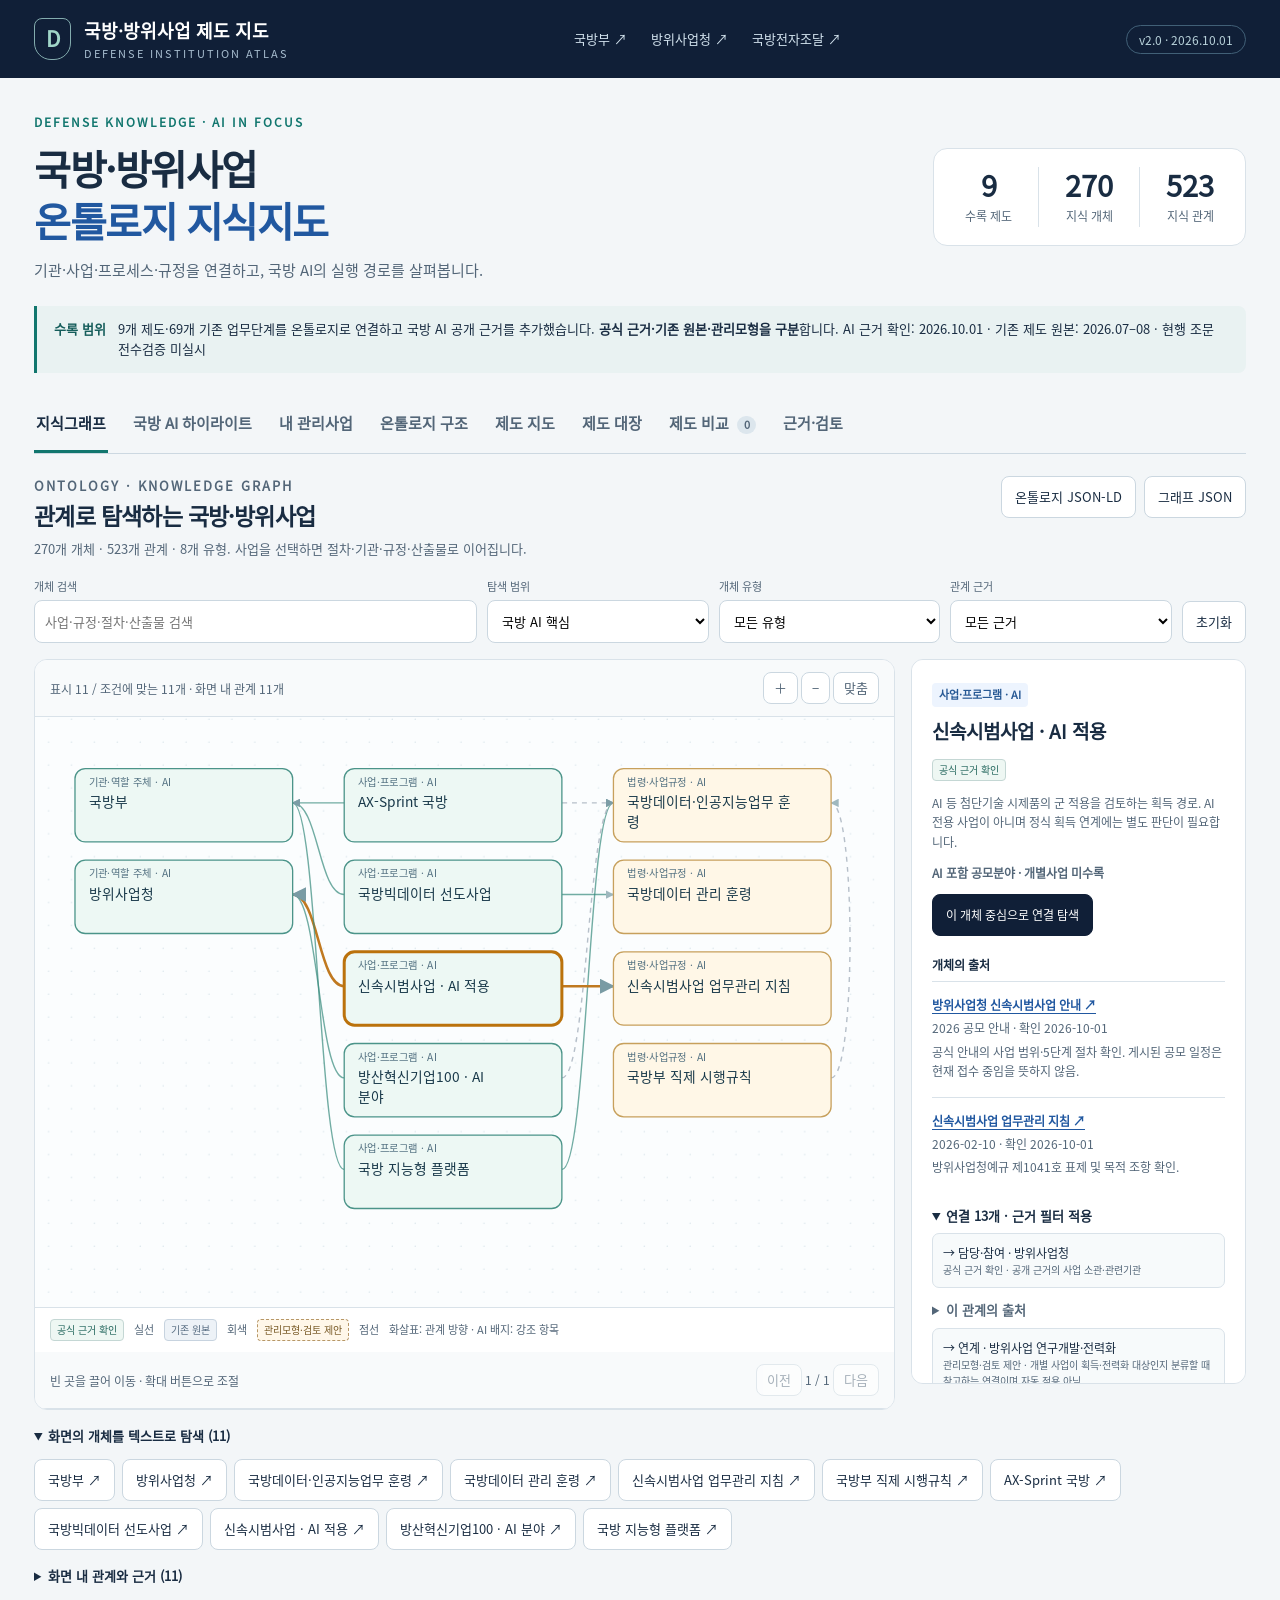
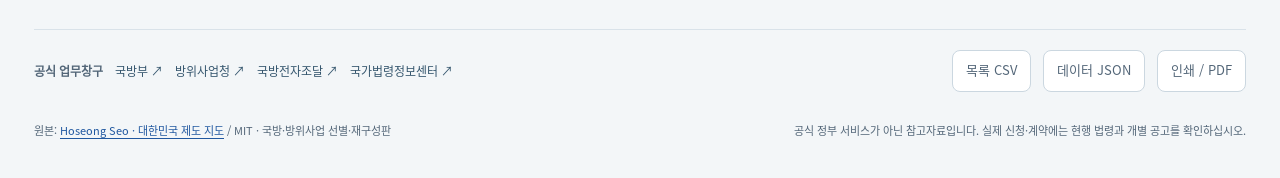
<file: index.html>
<!doctype html>
<html lang="ko">
<head>
<meta charset="utf-8">
<meta http-equiv="Content-Security-Policy" content="default-src 'none'; script-src 'sha256-4zyHByiUdDDBn03FAqNBrnu8sHRNtPI4zKLVUrQyrvQ='; script-src-attr 'none'; style-src 'sha256-kpeUoRIHacD0yXSDsDdreTPKdOmC5qYHHtBI/NqwobA='; style-src-attr 'none'; font-src data:; img-src data:; connect-src 'none'; object-src 'none'; base-uri 'none'; form-action 'none'; frame-src 'none'; worker-src 'none'; manifest-src 'none'">
<meta name="referrer" content="no-referrer">
<link rel="icon" href="data:image/svg+xml,%3Csvg xmlns='http://www.w3.org/2000/svg' viewBox='0 0 32 32'%3E%3Crect width='32' height='32' rx='7' fill='%23101f37'/%3E%3Ctext x='8' y='24' font-size='23' fill='white'%3ED%3C/text%3E%3C/svg%3E">
<meta name="viewport" content="width=device-width,initial-scale=1">
<meta name="description" content="국방부·방위사업청 관련 9개 제도를 담당기관, 법령, 절차, 문서와 연결해 읽는 한 장 제도 지도">
<meta name="theme-color" content="#101f37">
<title>국방·방위사업 온톨로지 지식지도 · 국방 AI</title>
<style>
@font-face{font-family:"Atlas Noto";src:url([data-uri]) format("woff");font-weight:400;font-style:normal;font-display:swap;}
:root{--navy:#101f37;--ink:#192c42;--muted:#536678;--line:#d9e2e9;--paper:#f3f6f8;--white:#fff;--blue:#2158a0;--teal:#11766e;--amber:#885a0d;--softblue:#edf4fe;--softteal:#eaf6f2;--softamber:#fff5e1;--radius:14px;font-family:'Malgun Gothic','Apple SD Gothic Neo','Atlas Noto','Noto Sans KR',system-ui,sans-serif;font-size:16px;color:var(--ink);background:var(--paper)}
*{box-sizing:border-box}body{margin:0;line-height:1.6}button,input,select{font:inherit}button,a,input,select{ -webkit-tap-highlight-color:transparent}button{cursor:pointer}button:focus-visible,a:focus-visible,input:focus-visible,select:focus-visible{outline:3px solid #3a92f8;outline-offset:3px}a{color:var(--blue);text-underline-offset:3px}button{color:inherit}button:disabled{opacity:.5;cursor:not-allowed}svg{vertical-align:middle}.skip{position:absolute;top:-100px}.skip:focus{top:12px;left:16px;background:white;z-index:100;padding:10px}.top{background:var(--navy);color:#fff}.top-inner{max-width:1510px;margin:auto;min-height:78px;display:flex;gap:20px;align-items:center;justify-content:space-between;padding:16px 34px}.brand{display:flex;gap:13px;align-items:center;color:inherit;text-decoration:none}.brand-mark{width:37px;height:42px;border:1px solid #83acae;border-radius:8px 8px 17px 17px;display:grid;place-items:center;color:#a0d6c8;font-weight:800;font-size:21px}.brand strong{font-size:18px;display:block}.brand small{display:block;font-size:11px;letter-spacing:2px;color:#a8bed0}.top-links{display:flex;gap:24px;font-size:13px}.top-links a{color:#d3e3ee;text-decoration:none}.edition{border:1px solid #416077;border-radius:30px;padding:4px 12px;color:#bad4dc;font-size:12px}.wrap{max-width:1510px;margin:auto;padding:34px}.eyebrow{font-size:12px;font-weight:700;color:var(--teal);letter-spacing:2px;margin:0 0 10px}.hero{display:grid;grid-template-columns:1fr auto;align-items:center;gap:30px;margin-bottom:24px}h1{font-size:clamp(25px,3.2vw,40px);letter-spacing:-1.5px;line-height:1.3;margin:0 0 12px}h1 em{font-style:normal;color:var(--blue)}.subtitle{margin:0;color:var(--muted);font-size:15px}.stats{display:flex;background:var(--white);border:1px solid var(--line);border-radius:14px;padding:18px 5px}.stat{padding:0 26px;text-align:center;border-right:1px solid var(--line)}.stat:last-child{border:0}.stat b{display:block;font-size:29px;line-height:1.2;font-variant-numeric:tabular-nums}.stat span{font-size:12px;color:var(--muted)}.context{display:flex;gap:12px;align-items:flex-start;padding:13px 17px;border-left:3px solid var(--teal);background:#e9f2f2;border-radius:0 8px 8px 0;font-size:13px;margin:24px 0}.context strong{white-space:nowrap;color:#155d5b}.context p{margin:0}.nav{display:flex;border-bottom:1px solid #ccd8e1;gap:26px;margin:28px 0 22px}.nav button{border:0;background:none;padding:10px 2px 15px;color:var(--muted);font-weight:700;font-size:15px;border-bottom:3px solid transparent}.nav button[aria-selected=true]{color:var(--ink);border-color:var(--teal)}.counter{font-size:11px;display:inline-block;background:#dce6ed;border-radius:20px;min-width:19px;margin-left:4px}.tools{display:flex;gap:10px;align-items:center;flex-wrap:wrap}.search{flex:1;min-width:230px;position:relative}.search span{position:absolute;left:14px;top:11px;color:var(--muted)}input[type=search]{width:100%;height:46px;border:1px solid #cbd7e0;border-radius:8px;padding:8px 14px 8px 42px;background:#fff;color:var(--ink)}select{height:46px;border:1px solid #cbd7e0;border-radius:8px;background:#fff;padding:8px 30px 8px 13px;max-width:100%}.btn{display:inline-flex;align-items:center;justify-content:center;gap:6px;border:1px solid #cbd7e0;background:#fff;border-radius:8px;padding:9px 13px;min-height:42px;text-decoration:none;font-size:13px;white-space:nowrap}.btn.primary{background:var(--navy);border-color:var(--navy);color:#fff}.btn[aria-pressed=true]{border-color:var(--teal);color:var(--teal);background:var(--softteal)}.under-tools{display:flex;align-items:center;justify-content:space-between;margin:12px 0 22px;gap:10px;font-size:12px;color:var(--muted)}.shortcuts{display:flex;gap:8px;align-items:center;flex-wrap:wrap}.shortcuts button{border:0;background:#e6edf1;padding:5px 10px;border-radius:20px;color:#3c5467;font-size:12px}.results{font-variant-numeric:tabular-nums}.map-intro{display:flex;justify-content:space-between;gap:20px;align-items:center;margin:0 0 15px}.map-intro h2{font-size:18px;margin:0}.map-intro p{font-size:12px;color:var(--muted);margin:0}.board{display:grid;grid-template-columns:repeat(4,minmax(0,1fr));gap:17px;align-items:start}.column{min-width:0}.col-head{display:flex;gap:10px;align-items:center;margin-bottom:14px;padding:12px 4px 13px;border-bottom:2px solid #cfdae1}.col-head .num{font-size:12px;letter-spacing:1px;color:var(--teal)}.col-head h3{font-size:17px;margin:0}.col-head small{margin-left:auto;background:#e1e9ee;border-radius:30px;padding:1px 8px;color:var(--muted)}.card{background:#fff;border:1px solid var(--line);border-radius:12px;padding:19px;margin-bottom:13px;transition:box-shadow .15s,transform .15s;position:relative}.card:hover{box-shadow:0 6px 18px #132f4a0c;transform:translateY(-2px)}.card-top{display:flex;gap:6px;align-items:center;padding-right:25px}.badge{font-size:11px;font-weight:700;border-radius:4px;padding:3px 7px;display:inline-block;background:var(--softblue);color:#275995}.badge.mnd{background:var(--softteal);color:#176d56}.badge.linked{background:#f0edf8;color:#645084}.code{font-size:11px;color:#677b8d;letter-spacing:.5px;margin-left:auto}.star{border:0;background:none;color:#536678;position:absolute;right:10px;top:13px;min-width:36px;min-height:36px;font-size:22px}.star[aria-pressed=true]{color:#966600}.card h4{font-size:17px;letter-spacing:-.4px;margin:14px 0 8px;line-height:1.5}.open-title{border:0;padding:0;background:none;text-align:left;font:inherit;font-weight:700;width:100%}.open-title:hover{color:var(--blue)}.card p{font-size:13px;color:var(--muted);margin:0;min-height:42px}.card-law{border-top:1px solid #edf1f4;margin-top:16px;padding-top:11px;font-size:11px;color:var(--muted);min-height:44px}.card-law b{font-weight:400;color:var(--ink)}.card-foot{display:flex;align-items:center;justify-content:space-between;margin-top:10px;gap:5px}.card-foot label{font-size:12px;color:var(--muted);display:flex;align-items:center;gap:5px;min-height:36px;cursor:pointer}.card-foot input{width:16px;height:16px;accent-color:var(--teal)}.detail-btn{background:none;border:0;color:var(--teal);font-size:12px;font-weight:700;min-height:36px;padding:4px}.stale{display:block;font-size:11px;color:var(--amber);margin-top:10px}.empty{padding:40px 20px;background:white;border:1px dashed #c2d0db;border-radius:12px;text-align:center;color:var(--muted)}.col-empty{font-size:12px;color:#6b7d8a;padding:25px 4px}.table-scroll{overflow:auto;background:#fff;border:1px solid var(--line);border-radius:12px}table{border-collapse:collapse;width:100%;font-size:13px}th{text-align:left;background:#eaf0f5;color:#334d65;font-weight:700;font-size:12px;white-space:nowrap}td,th{padding:15px 17px;border-bottom:1px solid #e4ebf0;vertical-align:top}tr:last-child td{border-bottom:0}td .open-title{min-width:190px}td .badge{white-space:nowrap}.mini{font-size:12px;color:var(--muted)}.compare-table{table-layout:fixed;min-width:680px}.compare-table th:first-child{width:110px}.compare-table td{white-space:normal}.compare-table ul{padding-left:16px;margin:0}.compare-table .btn{margin-top:8px}.evidence-grid{display:grid;grid-template-columns:1fr 1fr;gap:18px}.panel{padding:23px;border:1px solid var(--line);border-radius:12px;background:#fff}.panel h3{font-size:17px;margin:0 0 15px}.panel p,.panel li{font-size:13px;color:var(--muted)}.panel ul{padding-left:19px}.panel details{margin-top:12px}.panel summary{font-size:13px;cursor:pointer;font-weight:700}.panel code{overflow-wrap:anywhere;font-size:11px}.source-item{padding:13px 0;border-top:1px solid var(--line)}.source-item:first-of-type{border:0}.source-item a{font-weight:600}.source-item p{margin:4px 0}.reference-strip{display:flex;gap:12px;align-items:center;flex-wrap:wrap;margin-top:30px;padding-top:20px;border-top:1px solid var(--line);font-size:12px;color:var(--muted)}.reference-strip a{color:#34556d;text-decoration:none;padding:5px 0}.footer{margin:30px 0 5px;font-size:11px;color:var(--muted);display:flex;justify-content:space-between;gap:20px}.footer p{margin:0}.toast{position:fixed;bottom:22px;left:50%;transform:translateX(-50%);z-index:20;background:#152e43;color:#fff;padding:12px 23px;border-radius:9px;box-shadow:0 6px 30px #0002;max-width:90vw;font-size:13px}.toast:empty{display:none}.compare-float{position:fixed;bottom:22px;right:28px;background:var(--navy);color:#fff;border:0;padding:12px 20px;border-radius:50px;box-shadow:0 6px 20px #101f3726;z-index:3;font-size:13px}.compare-float[hidden]{display:none}
dialog{width:min(1130px,96vw);max-height:92vh;border:1px solid #cbd8e2;padding:0;border-radius:16px;color:var(--ink);background:var(--paper);box-shadow:0 20px 80px #10223e3b;overscroll-behavior:contain}dialog::backdrop{background:#07182bac;backdrop-filter:blur(3px)}.dialog-top{padding:24px 30px 18px;background:white;position:sticky;top:0;z-index:5;border-bottom:1px solid var(--line)}.dialog-line{display:flex;align-items:center;justify-content:space-between;gap:15px}.dialog-top h2{margin:12px 0 7px;font-size:25px;letter-spacing:-.7px}.dialog-top p{font-size:13px;color:var(--muted);margin:0}.close{border:1px solid var(--line);border-radius:50%;width:37px;height:37px;background:white;font-size:23px;flex:none}.dtabs{display:flex;gap:18px;margin-top:17px}.dtabs button{border:0;border-bottom:2px solid transparent;padding:8px 0;background:none;font-size:13px}.dtabs button[aria-selected=true]{border-color:var(--teal);color:var(--teal);font-weight:bold}.dialog-content{padding:24px 30px}.detail-overview{display:grid;grid-template-columns:1fr 1fr;gap:17px}.detail-overview .panel{padding:19px}.span2{grid-column:1/-1}.detail-overview .panel p{margin:0;font-size:14px}.detail-overview h3{font-size:14px;color:#314e65;margin-bottom:9px}.actor-list{display:grid;gap:10px}.actor{font-size:13px;padding-bottom:10px;border-bottom:1px solid #e3eaf0}.actor:last-child{border:0;padding:0}.actor strong{display:block}.actor span{color:var(--muted)}.detail-note{font-size:12px;background:#e9eff3;padding:14px 16px;border-radius:8px;margin-bottom:18px}.legal-alert{background:var(--softamber);color:#6d521a}.related{display:flex;flex-wrap:wrap;gap:8px}.related .btn{white-space:normal;text-align:left}.flow{display:grid;grid-template-columns:minmax(0,1.7fr) minmax(240px,1fr);gap:20px;align-items:start}.stage{margin-bottom:17px}.stage h3{font-size:12px;color:var(--muted);margin:0 0 8px;letter-spacing:.3px}.stage-nodes{display:grid;gap:8px}.node{display:flex;gap:11px;text-align:left;background:#fff;border:1px solid var(--line);border-left:3px solid #9bafbf;border-radius:8px;padding:12px;width:100%;align-items:center}.node[aria-pressed=true]{border-color:var(--teal);background:var(--softteal)}.node.gateway{border-left-color:#b78029}.node b{font-size:13px}.node small{font-size:11px;color:var(--muted);display:block;margin-top:3px}.node-id{width:28px;flex:none;font-size:11px;color:#677e8f}.node-info{position:sticky;top:212px}.node-info h3{font-size:16px}.node-info p,.node-info li{font-size:13px}.node-info h4{font-size:12px;margin:17px 0 5px;color:#39586e}.node-info ul{padding-left:17px;margin:0}.edge{display:block;margin:7px 0;text-align:left;border:1px solid #d7e3e8;background:#f5f8fa;border-radius:6px;padding:9px;font-size:12px;width:100%}.legal-list{display:grid;gap:12px}.legal-card{background:white;padding:18px;border-radius:10px;border:1px solid var(--line)}.legal-card h3{font-size:15px;margin:0 0 8px}.legal-card p{font-size:13px;margin:4px 0;color:var(--muted)}.dialog-actions{display:flex;gap:8px;align-items:center;flex-wrap:wrap;margin-top:17px}.flow-description{font-size:12px;color:var(--muted);margin-bottom:16px}.print-only{display:none}body.big{font-size:18px}body.big .card p,body.big .panel p,body.big td,body.big .actor{font-size:16px}body.big .card h4{font-size:19px}body.big .mini,body.big .card-law{font-size:13px}
@media(max-width:1150px){.board{grid-template-columns:repeat(2,minmax(0,1fr))}.stats .stat{padding:0 18px}.hero{gap:15px}h1{font-size:32px}.top-links{gap:15px}.wrap{padding:26px}.top-inner{padding:16px 26px}}
@media(max-width:720px){.top-inner{padding:16px 18px}.top-links{display:none}.brand strong{font-size:16px}.brand small{font-size:9px}.wrap{padding:23px 16px}.hero{display:block}h1{font-size:28px;letter-spacing:-1px}.subtitle{font-size:13px}.stats{margin-top:22px;justify-content:space-evenly;padding:13px 0}.stat{flex:1;padding:0 10px!important}.stat b{font-size:25px}.context{display:block;font-size:12px;margin-top:19px}.context strong{display:block;margin-bottom:4px}.nav{gap:20px;margin-top:23px;overflow:auto;white-space:nowrap}.nav button{font-size:13px}.search{flex-basis:100%}select{flex:1 1 calc(50% - 5px);min-width:calc(50% - 5px);font-size:13px}.tools .btn{padding:9px;font-size:12px}.under-tools{align-items:flex-start;flex-direction:column}.map-intro{align-items:flex-start;flex-direction:column;gap:5px}.board{grid-template-columns:1fr}.column{margin-bottom:10px}.col-head{margin-bottom:12px}.card{padding:18px;margin-bottom:12px}.card p{min-height:0}.card-law{min-height:0}.evidence-grid{grid-template-columns:1fr}.footer{display:block}.footer p{margin:8px 0}.compare-float{right:16px;bottom:16px}.detail-overview{grid-template-columns:1fr}.span2{grid-column:auto}.dialog-top{padding:18px 18px 12px}.dialog-top h2{font-size:21px}.dialog-content{padding:18px}.dtabs{gap:15px}.dtabs button{font-size:12px}.flow{grid-template-columns:1fr}.node-info{position:static}.node-info.mobile-active{border:2px solid var(--teal)}.dialog-actions .btn{font-size:12px}.edition{font-size:10px}dialog{max-height:95vh;width:96vw}.reference-strip{gap:15px}}
@media print{@page{size:A4 landscape;margin:10mm}body{background:white!important;font-size:10pt}.top,.hero,.context,.nav,.tools,.under-tools,.reference-strip,.footer,.compare-float,.toast,.card-foot,.star,.dialog-actions,.dtabs,.close,.detail-note,.node-info,.flow-description{display:none!important}.wrap{max-width:none;padding:0}.board{grid-template-columns:repeat(4,1fr);gap:9px}.card{box-shadow:none;padding:9px;break-inside:avoid;margin-bottom:8px}.card h4{font-size:12px}.card p{font-size:10px;min-height:0}.card-law{font-size:9px;min-height:0}.col-head h3{font-size:13px}.map-intro{display:none}.col-head{margin:8px 0}.print-only{display:block;font-size:11px;margin-bottom:12px}.stale{font-size:9px}.badge{font-size:9px}body:has(dialog[open])>.top,body:has(dialog[open])>.wrap{display:none!important}dialog[open]{position:static;display:block;max-height:none;width:100%;border:0;box-shadow:none;overflow:visible;background:white;margin:0;padding:0}dialog::backdrop{display:none}.dialog-top{position:static;border:0;padding:0 0 12px}.dialog-content{padding:0}.dialog-top h2{font-size:20px}.detail-overview{gap:9px;grid-template-columns:1fr 1fr}.panel{padding:11px!important;break-inside:avoid}.panel p,.actor,.panel li{font-size:10px!important}.panel h3{font-size:12px!important}.flow{display:block}.stage-nodes{grid-template-columns:repeat(3,1fr)}.node b{font-size:10px}.node small{font-size:9px}.stage{break-inside:avoid}.legal-card{break-inside:avoid}.evidence-grid{gap:8px}.table-scroll{overflow:visible}.compare-table{min-width:0}}

.stat-plus{font-size:19px;color:inherit}.spacer{flex:1}.nowrap{white-space:nowrap}.normal-wrap{white-space:normal}.mt8{margin-top:8px}.mt10{margin-top:10px}.mt17{margin-top:17px}
/* Ontology views: all styles are covered by the build-time CSP hash. */
.nav{gap:23px;overflow:auto;white-space:nowrap}.kg-heading{display:flex;align-items:flex-start;justify-content:space-between;gap:18px;margin-bottom:18px}.kg-heading h2{font-size:23px;margin:0 0 5px;letter-spacing:-.6px}.kg-heading p{margin:0;color:var(--muted);font-size:13px}.kg-actions{display:flex;gap:8px;flex-wrap:wrap}.kg-tools{display:flex;align-items:end;gap:10px;flex-wrap:wrap;margin:16px 0}.kg-tools label{font-size:11px;color:var(--muted);display:grid;gap:5px;flex:1;min-width:120px}.kg-tools label:first-child{flex:2;min-width:210px}.kg-tools input,.kg-tools select{height:43px;width:100%;font-size:13px;padding:8px 10px;min-width:0}.kg-layout{display:grid;grid-template-columns:minmax(0,1fr) 335px;gap:16px;align-items:start}.kg-board{border:1px solid var(--line);background:white;border-radius:13px;overflow:hidden;min-width:0}.kg-bar{padding:12px 15px;display:flex;gap:7px;align-items:center;justify-content:space-between;background:#f8fafb;border-bottom:1px solid var(--line);font-size:12px;color:var(--muted);flex-wrap:wrap}.kg-bar .btn{min-height:32px;padding:4px 10px}.kg-canvas{display:block;width:100%;height:590px;background:#fbfdfe;touch-action:none;cursor:grab}.kg-canvas:active{cursor:grabbing}.kg-grid{fill:#dbe6ec}.kg-edge{fill:none;stroke:#bbcbd6;stroke-width:1.4;vector-effect:non-scaling-stroke;opacity:.7}.kg-edge.source{stroke:#378b7d}.kg-edge.model{stroke-dasharray:5 5;stroke:#9aa6b4}.kg-edge.selected{stroke:#c07920;stroke-width:2.5;opacity:1}.kg-arrow{fill:#799ba4}.kg-node{cursor:pointer;outline:none}.kg-node rect{fill:white;stroke:#bacbd9;stroke-width:1.3;filter:none;vector-effect:non-scaling-stroke}.kg-node.ai rect{fill:#edf8f4;stroke:#4b9489}.kg-node.Regulation rect{fill:#fff7e7;stroke:#c7a05c}.kg-node.Process rect{fill:#f0f4ff;stroke:#7295be}.kg-node.Project rect{fill:#f5edff;stroke:#967ab0}.kg-node.selected rect,.kg-node:focus rect{stroke:#bb720c;stroke-width:3}.kg-node text{fill:#183849;font-size:12px;pointer-events:none}.kg-node .kg-type{font-size:9px;fill:#527080;letter-spacing:.3px}.kg-column{font-size:11px;fill:#657b8a}.kg-side{max-height:725px;overflow:auto;padding:20px}.kg-side h3{font-size:19px;line-height:1.5;margin:10px 0}.kg-side h4{font-size:12px;margin:19px 0 7px}.kg-side p{font-size:12px}.kg-side .btn{white-space:normal;font-size:12px}.kg-side .source-item{font-size:12px}.kg-source-note{line-height:1.6}.kg-neighbor{display:block;text-align:left;width:100%;border:1px solid var(--line);border-radius:7px;background:#f7fafb;padding:9px 10px;margin:7px 0;font-size:12px;line-height:1.6}.kg-neighbor:hover{border-color:var(--teal)}.kg-neighbor small{display:block;color:var(--muted);font-size:10px}.kg-legend{display:flex;gap:10px;flex-wrap:wrap;align-items:center;padding:11px 15px;border-top:1px solid var(--line);font-size:11px;color:var(--muted)}.ev{display:inline-block;border:1px solid #c4d7d4;color:#286a60;background:#eef7f3;font-size:10px;border-radius:4px;padding:2px 6px;white-space:nowrap}.ev.original{color:#586d82;background:#edf2f7;border-color:#c7d3df}.ev.model{color:#765723;background:#fff7e9;border:1px dashed #b79767}.ev.user{color:#6b4f8d;background:#f5effb;border-color:#cdbadc}.kg-catalog{margin-top:16px}.kg-catalog summary{font-size:13px;font-weight:700;cursor:pointer;margin:12px 0}.kg-node-list{display:flex;gap:7px;flex-wrap:wrap;max-height:260px;overflow:auto}.kg-node-list button{white-space:normal;text-align:left}.kg-count{font-variant-numeric:tabular-nums}.ai-banner{padding:26px 28px;background:var(--navy);border-radius:14px;color:white;display:grid;grid-template-columns:1fr auto;gap:24px;align-items:center;margin-bottom:20px}.ai-banner h2{font-size:27px;margin:0 0 8px}.ai-banner p{font-size:13px;color:#c0d4df;margin:0;max-width:790px}.ai-banner .eyebrow{color:#8be0c8}.ai-number{font-size:48px;font-weight:700;color:#97ddc9;line-height:1}.ai-number small{font-size:12px;display:block;color:#d4e4ed;margin-top:8px}.ai-programs{display:grid;grid-template-columns:repeat(3,minmax(0,1fr));gap:14px}.ai-program{position:relative;border-top:3px solid var(--teal);padding:21px}.ai-program h3{font-size:18px;margin:10px 0}.ai-program p{margin:8px 0 16px;min-height:65px}.ai-program .mini{font-size:11px;min-height:0}.ai-section{margin-top:30px}.ai-section h3{font-size:20px;margin:0 0 8px}.ai-section>p{font-size:13px;color:var(--muted)}.ai-route{display:grid;grid-template-columns:repeat(4,minmax(0,1fr));gap:10px;list-style:none;padding:0;counter-reset:route}.ai-route li{counter-increment:route;min-width:0}.ai-route button{width:100%;height:100%;text-align:left;border:1px solid #cfdde7;border-radius:10px;background:#fff;padding:16px;font-size:13px}.ai-route button:before{content:counter(route,decimal-leading-zero) ' →';display:block;color:var(--teal);font-size:12px;margin-bottom:10px}.ai-route small{font-size:11px;color:var(--muted);display:block;margin-top:8px;line-height:1.7}.ai-rules{display:grid;grid-template-columns:1fr 1fr;gap:12px}.ai-rules .panel{padding:18px}.ai-rules h4{margin:7px 0;font-size:15px}.ai-controls{display:flex;gap:8px;flex-wrap:wrap}.ai-controls .btn{white-space:normal}.schema-grid{display:grid;grid-template-columns:repeat(4,1fr);gap:10px}.schema-grid .panel{padding:16px}.schema-grid h3{font-size:15px;margin:0 0 5px}.schema-grid code{font-size:11px;color:var(--muted)}.project-layout{display:grid;grid-template-columns:minmax(280px,400px) minmax(0,1fr);gap:18px}.project-form{display:grid;gap:13px}.project-form label{display:grid;gap:5px;font-size:12px;color:var(--muted)}.project-form input,.project-form select,.project-form textarea{width:100%;max-width:100%;border:1px solid #cbd7e0;border-radius:7px;padding:9px;font:inherit;background:#fff;color:var(--ink);min-width:0;height:auto}.project-form textarea{min-height:90px;resize:vertical}.project-form fieldset{border:1px solid var(--line);border-radius:7px;padding:12px}.project-form legend{font-size:12px}.project-form .check-label{display:flex;flex-direction:row;align-items:center;margin:6px 0}.check-label input{width:16px;height:16px}.project-record{padding:20px;margin-bottom:12px;overflow-wrap:anywhere}.project-record h3{font-size:18px;margin:8px 0}.project-record .kg-actions{margin-top:13px}.project-note{white-space:pre-wrap}.project-notice{font-size:12px;line-height:1.7;background:#eaf2f5;padding:13px 16px;border-radius:8px;margin-bottom:18px}.project-status{color:var(--teal);font-size:12px}.restore-label{cursor:pointer}.restore-label input{max-width:190px;font-size:11px}.project-message{min-height:20px;font-size:12px;color:var(--teal);margin:0}.kg-hidden{display:none!important}
@media(max-width:1100px){.kg-layout{grid-template-columns:minmax(0,1fr) 285px}.kg-side{padding:15px}.ai-programs{grid-template-columns:1fr 1fr}.schema-grid{grid-template-columns:repeat(2,1fr)}.kg-heading{flex-direction:column}}
@media(max-width:720px){.kg-layout,.project-layout{grid-template-columns:1fr}.kg-canvas{height:460px}.kg-side{max-height:none}.kg-heading h2{font-size:21px}.kg-heading p{font-size:12px}.kg-tools{gap:8px}.kg-tools label:first-child{flex-basis:100%}.kg-tools label{min-width:calc(50% - 8px)}.kg-bar{font-size:11px}.ai-banner{grid-template-columns:1fr;padding:22px}.ai-banner h2{font-size:24px}.ai-number{display:none}.ai-programs,.ai-rules{grid-template-columns:1fr}.ai-program p{min-height:0}.ai-route{grid-template-columns:1fr 1fr}.ai-route button{padding:13px}.kg-actions .btn{white-space:normal}.schema-grid{grid-template-columns:1fr 1fr}.project-layout .panel{padding:18px}.kg-catalog table{min-width:600px}}
@media print{.kg-tools,.kg-actions,.kg-bar button,.project-form{display:none!important}.kg-layout{grid-template-columns:1fr}.kg-side{max-height:none}.kg-canvas{height:520px}.ai-programs{grid-template-columns:repeat(3,1fr)}.kg-catalog{display:none}.ai-banner{background:#fff;color:#132b3b;border:1px solid #bbb}.ai-banner p,.ai-banner .eyebrow{color:#334e61}.ai-program,.ai-route li{break-inside:avoid}}

</style>
</head>
<body>
<a class="skip" href="#main">본문으로 이동</a>
<header class="top"><div class="top-inner"><a href="#" class="brand" id="homeLink"><span class="brand-mark" aria-hidden="true">D</span><span><strong>국방·방위사업 제도 지도</strong><small>DEFENSE INSTITUTION ATLAS</small></span></a><div class="top-links"><a href="https://www.mnd.go.kr/" target="_blank" rel="noopener noreferrer">국방부 ↗</a><a href="https://www.dapa.go.kr/" target="_blank" rel="noopener noreferrer">방위사업청 ↗</a><a href="https://www.d2b.go.kr/" target="_blank" rel="noopener noreferrer">국방전자조달 ↗</a></div><span class="edition">v2.0 · 2026.10.01</span></div></header>
<main class="wrap" id="main">
<div class="hero"><div><p class="eyebrow">DEFENSE KNOWLEDGE · AI IN FOCUS</p><h1>국방·방위사업<br><em>온톨로지 지식지도</em></h1><p class="subtitle">기관·사업·프로세스·규정을 연결하고, 국방 AI의 실행 경로를 살펴봅니다.</p></div><div class="stats" aria-label="수록 현황"><div class="stat"><b id="total">9</b><span>수록 제도</span></div><div class="stat"><b id="knowledgeCount">270</b><span>지식 개체</span></div><div class="stat"><b id="nodeCount">523</b><span>지식 관계</span></div></div></div>
<div class="context"><strong>수록 범위</strong><p>9개 제도·69개 기존 업무단계를 온톨로지로 연결하고 국방 AI 공개 근거를 추가했습니다. <b>공식 근거·기존 원본·관리모형을 구분</b>합니다. AI 근거 확인: 2026.10.01 · 기존 제도 원본: 2026.07–08 · 현행 조문 전수검증 미실시</p></div>
<nav class="nav" aria-label="대시보드 보기" role="tablist"><button role="tab" data-view="graph" aria-selected="false" aria-controls="content">지식그래프</button><button role="tab" data-view="ai" aria-selected="false" aria-controls="content">국방 AI 하이라이트</button><button role="tab" data-view="projects" aria-selected="false" aria-controls="content">내 관리사업</button><button role="tab" data-view="schema" aria-selected="false" aria-controls="content">온톨로지 구조</button><button role="tab" data-view="map" aria-selected="true" aria-controls="content">제도 지도</button><button role="tab" data-view="list" aria-selected="false" aria-controls="content">제도 대장</button><button role="tab" data-view="compare" aria-selected="false" aria-controls="content">제도 비교 <span class="counter" id="compareCount">0</span></button><button role="tab" data-view="sources" aria-selected="false" aria-controls="content">근거·검토</button></nav>
<div id="filterArea"><div class="tools"><label class="search"><span aria-hidden="true">⌕</span><input type="search" id="query" maxlength="200" placeholder="제도, 기관, 법령, 문서 검색" aria-label="제도, 기관, 법령, 문서 검색"></label><select id="owner" aria-label="기관 분류"><option value="all">기관 전체</option><option value="국방부">국방부 직접 소관</option><option value="방위사업청">방위사업청 직접 소관</option><option value="공동·연계">공동·연계 제도</option></select><select id="group" aria-label="분야"><option value="all">분야 전체</option><option>획득·전력화</option><option>시설·보호</option><option>이전·재산</option><option>주민·투자</option></select><button class="btn" id="favOnly" aria-pressed="false">☆ 관심 제도</button><button class="btn" id="bigText" aria-pressed="false" title="본문 글자 확대">가＋</button><button class="btn" id="reset">초기화</button></div><div class="under-tools"><div class="shortcuts"><span>빠른 검색</span><button data-query="입찰">입찰</button><button data-query="시험평가">시험평가</button><button data-query="보호구역">보호구역</button><button data-query="기부">기부 대 양여</button><button data-query="보상">보상</button></div><div class="results" id="resultCount" aria-live="polite"></div></div></div>
<div class="print-only">국방·방위사업 제도 지도 · v2.0 · 편집일 2026-10-01 · 원본 법령 기준일 2026.07–08 · 제도 이해용 참고자료</div>
<section id="content" role="tabpanel" tabindex="-1" aria-label="제도 지도"></section>
<div class="reference-strip"><strong>공식 업무창구</strong><a href="https://www.mnd.go.kr/" target="_blank" rel="noopener noreferrer">국방부 ↗</a><a href="https://www.dapa.go.kr/" target="_blank" rel="noopener noreferrer">방위사업청 ↗</a><a href="https://www.d2b.go.kr/" target="_blank" rel="noopener noreferrer">국방전자조달 ↗</a><a href="https://www.law.go.kr/" target="_blank" rel="noopener noreferrer">국가법령정보센터 ↗</a><span class="spacer"></span><button class="btn" id="exportCsv">목록 CSV</button><button class="btn" id="exportJson">데이터 JSON</button><button class="btn" id="print">인쇄 / PDF</button></div>
<footer class="footer"><p>원본: <a href="https://hosungseo.github.io/korea100/" target="_blank" rel="noopener noreferrer">Hoseong Seo · 대한민국 제도 지도</a> / MIT · 국방·방위사업 선별·재구성판</p><p>공식 정부 서비스가 아닌 참고자료입니다. 실제 신청·계약에는 현행 법령과 개별 공고를 확인하십시오.</p></footer>
</main>
<button class="compare-float" id="compareFloat" hidden></button><div class="toast" id="toast" role="status" aria-live="polite"></div>
<dialog id="detail" aria-labelledby="detailTitle"><div class="dialog-top"><div class="dialog-line"><div id="detailBadges"></div><button class="close" id="closeDetail" aria-label="상세 화면 닫기">×</button></div><h2 id="detailTitle"></h2><p id="detailSubtitle"></p><div class="dtabs" role="tablist" aria-label="제도 상세 보기"><button role="tab" data-detail-tab="overview" aria-selected="true" aria-controls="detailContent">한 장 요약</button><button role="tab" data-detail-tab="flow" aria-selected="false" aria-controls="detailContent">업무구조</button><button role="tab" data-detail-tab="legal" aria-selected="false" aria-controls="detailContent">법령·출처</button><button role="tab" data-detail-tab="checks" aria-selected="false" aria-controls="detailContent">실무 확인사항</button></div></div><div class="dialog-content"><div id="detailContent" role="tabpanel"></div><div class="dialog-actions" id="detailActions"></div></div></dialog>
<script id="dataset" type="application/json">{"meta":{"title":"한 장으로 끝내는 국방·방위사업 제도 지도","version":"1.1.0","builtAt":"2026-10-01","sourceRepo":"https://github.com/hosungseo/korea100","sourceCommit":"e9161bd3b2fe3121d2de9823a61d8a9bf6765205","sourceTotal":660,"selection":"국방부·방위사업청의 직접 소관 6개와 국방부 역할이 명시된 공동·연계 3개. 병무청 단독업무, 일반 사이버보안, 일반 이전계획 제외.","verification":"원본 기준일 유지; 현행 법령 표제 일부 확인; 현행 조문 전수검증 미실시","relationships":[{"source":"D01","target":"D02","label":"획득·시험평가 연계"},{"source":"D03","target":"D04","label":"시설·보호구역 검토"},{"source":"D03","target":"D05","label":"이전시설 사업"},{"source":"D05","target":"D07","label":"기부 대 양여"},{"source":"D05","target":"D08","label":"특별법 적용 사례"},{"source":"D05","target":"D06","label":"소음·주민지원 검토"},{"source":"D01","target":"D09","label":"방산업체 관련 절차"}]},"items":[{"id":"D01","slug":"defense-procurement","title":"국방조달·방위사업 입찰","originalTitle":"국방조달·방위사업 입찰","description":"소요와 공고를 연결하고, 계약·품질보증·납품까지 읽습니다.","owner":"방위사업청","scope":"직접 소관","group":"획득·전력화","role":"선행연구·추진방법 결정, 계약 및 품질보증 관리","sourceDate":"2026-07-12","originalUrl":"https://hosungseo.github.io/korea100/model/defense-procurement/","canvas":{"purpose":"군이 필요로 하는 무기체계와 군수품을 적시에 획득하면서 보안, 품질, 예산, 국산화, 계약 공정성을 함께 관리한다. 방위사업은 소요결정과 선행연구, 추진방법 결정, 방위사업추진위원회 심의, 구매·입찰·계약, 품질보증과 납품으로 이어진다.","stakeholders":"국방부, 방위사업청, 합동참모본부, 각 군, 방위사업추진위원회, 국방과학연구소, 국방기술품질원, 국방전자조달 입찰참가업체, 방산업체, 국회·감사기관","legalBasis":[{"law":"방위사업법","articles":"제9조, 제17조, 제19조, 제28조","kind":"법률"},{"law":"방위사업법 시행령","articles":"방위력개선사업 추진방법, 구매절차, 계약·품질보증 세부절차","kind":"대통령령"},{"law":"방위사업법 시행규칙","articles":"품질보증·검사·계약 관련 세부 서식","kind":"부령"},{"law":"방위사업관리규정","articles":"소요·선행연구·사업추진·계약관리 실무절차","kind":"행정규칙"},{"law":"국방전자조달시스템 관리규정","articles":"국방전자조달시스템 운영 기준","kind":"행정규칙"},{"law":"국방전자조달시스템 전자입찰 특별유의서","articles":"전자입찰 특별유의사항","kind":"고시·지침"}],"authorities":[{"name":"방위사업청장","role":"선행연구, 추진방법 결정, 구매, 국방전자조달, 품질보증 계획을 집행한다"},{"name":"방위사업추진위원회","role":"방위사업 주요정책, 추진방법, 기종결정, 군수품 조달계약 등을 심의·조정한다"},{"name":"합참·각 군","role":"소요 제기와 운용 요구조건을 제공하고 시험평가·수락검사에 참여한다"},{"name":"국방기술품질원","role":"군수품 품질보증, 시험·검사, 규격·품질 문제를 관리한다"}],"procedure":["군 소요가 제기되고 무기체계·군수품의 필요성, 시기, 수량, 운용요구가 정리된다","방위사업청은 선행연구로 연구개발 가능성, 국방과학기술 수준, 비용 대비 효과, 수명주기비용을 분석한다","방위력개선사업 추진방법을 국내구매, 국외구매, 연구개발 등으로 결정하고 필요한 경우 위원회 심의를 거친다","국방전자조달 또는 별도 구매절차로 입찰공고, 보안·참가자격 확인, 제안·가격평가를 진행한다","계약 체결 후 시험평가, 규격화, 품질보증, 납품·검수, 하자·성능개량·후속군수지원으로 이어진다","부실·지연·보안 위반·품질 문제는 계약제재, 품질보증 보완, 감사와 재사업화 판단으로 넘어간다"],"moneyFlow":"방위력개선비와 전력운영비 예산이 사업별로 배정되고, 계약금·선금·중도금·잔금은 계약조건과 검사·검수 결과에 따라 지급된다. 국외구매는 환율·통관·절충교역·기술이전 비용이 얽히고, 국내구매는 방산업체 생산·품질보증·후속군수지원 비용이 핵심이다.","docsFlow":"소요제기서·운용요구서 → 선행연구 보고서 → 추진방법 결정 문서 → 위원회 안건·의결 → 국방전자조달 공고·입찰서·제안서 → 보안·참가자격 자료 → 평가조서·협상자료 → 계약서·보증서 → 시험평가·품질보증계획 → 검사·납품·수락자료 → 하자·후속군수지원·감사자료","bottlenecks":["일반 조달보다 소요결정과 선행연구가 앞에 있어 공고만 보면 사업의 실제 의사결정 경로가 보이지 않는다","보안·군사기밀·수출통제·기술이전 조건 때문에 평가자료와 계약조건 공개 범위가 제한된다","품질보증과 시험평가 실패는 단순 납품 지연이 아니라 전력화 지연과 운용 공백으로 이어진다","국내구매 우선 원칙, 국외구매 필요성, 연구개발 가능성 판단이 산업정책과 전력소요 사이에서 충돌한다"],"reformPoints":["선행연구와 추진방법 결정 근거를 공개 가능한 범위에서 표준화","국방전자조달 공고에서 보안·참가자격·평가방식·품질보증 요구를 구조화","품질보증 실패와 납품지연 데이터를 후속 사업계획에 피드백","국내구매 우선, 국외구매, 연구개발 선택 기준과 예외 사유를 비교 가능하게 표시"]},"nodes":[{"id":"P01","name":"소요 제기·운용요구 정리","actor":"각 군·합참","action":"무기체계·군수품 필요성과 운용 요구조건을 제기한다","stage":"G0 소요·기획","type":"notice","output_documents":["소요 제기·운용요구 정리 결과"],"legal_basis":[{"law":"방위사업법","article":"제17조"}]},{"id":"P02","name":"선행연구 수행","actor":"방위사업청장","action":"연구개발 가능성, 소요시기·수량, 기술수준, 방산육성효과, 비용 대비 효과와 수명주기비용을 조사·분석한다","stage":"G1 선행연구","type":"task","output_documents":["선행연구 수행 결과"],"legal_basis":[{"law":"방위사업법","article":"제17조"}]},{"id":"P03","name":"긴급·시범사업 예외 판단","actor":"방위사업청장","action":"전시·해외파병·시범사업 등 선행연구 예외 사유가 있는지 판단한다","stage":"G1 선행연구","type":"gateway","output_documents":["긴급·시범사업 예외 판단 결과"],"legal_basis":[{"law":"방위사업법","article":"제17조"}]},{"id":"P04","name":"추진방법 결정","actor":"방위사업청장","action":"구매 또는 연구개발 방식으로 사업 추진방법을 결정한다","stage":"G2 추진방법·심의","type":"gateway","output_documents":["추진방법 결정 결과"],"legal_basis":[{"law":"방위사업법","article":"제17조"}]},{"id":"P05","name":"위원회 심의·조정","actor":"방위사업추진위원회","action":"주요정책, 추진방법, 기종결정, 군수품 조달계약을 심의·조정한다","stage":"G2 추진방법·심의","type":"task","output_documents":["위원회 심의·조정 결과"],"legal_basis":[{"law":"방위사업법","article":"제9조"}]},{"id":"P06","name":"국내구매 우선·국외구매 판단","actor":"방위사업청장","action":"국내생산 군수품 우선 구매와 국외구매 필요성을 검토한다","stage":"G2 추진방법·심의","type":"gateway","output_documents":["국내구매 우선·국외구매 판단 결과"],"legal_basis":[{"law":"방위사업법","article":"제19조"}]},{"id":"P07","name":"국방전자조달 공고","actor":"방위사업청·계약담당","action":"입찰공고, 보안요건, 참가자격, 제안·가격 제출 방식을 국방전자조달로 공지한다","stage":"G3 공고·입찰","type":"notice","output_documents":["국방전자조달 공고 결과"],"legal_basis":[{"law":"국방전자조달시스템 관리규정","article":"제6조(시스템 관리)","text":"방위사업청 지능정보화책임관은 시스템을 24시간 운영하도록 관리하고, 신뢰성·투명성 확보를 위해 서비스 품질 향상활동을 수행한다."},{"law":"국방전자조달시스템 전자입찰 특별유의서","article":"제1조(목적)","text":"전자조달이용촉진법 및 국가계약법 시행령 제39조제1항에 따라 국방전자조달시스템을 이용한 전자입찰 참가자가 특히 유의하여야 할 사항을 정한다."}]},{"id":"P08","name":"참가자격·보안 확인","actor":"입찰참가업체","action":"업체 등록, 보안요건, 방산·품질 인증, 기술자료 접근 권한을 제출한다","stage":"G3 공고·입찰","type":"task","output_documents":["참가자격·보안 확인 결과"],"legal_basis":[{"law":"방위사업관리규정","article":"제125조(구매절차)","text":"통합사업관리팀장은 계약부서장과 계약방법을 협의하여 구매계획을 수립하고, 입찰공고·적격심사·계약대상자 선정·구매계약 체결 등의 절차로 추진한다."}]},{"id":"P09","name":"제안·가격평가","actor":"평가위원·계약담당","action":"기술·가격·성능·일정·후속지원 조건을 평가한다","stage":"G3 공고·입찰","type":"task","output_documents":["제안·가격평가 결과"],"legal_basis":[{"law":"방위사업법","article":"제9조, 제19조"}]},{"id":"P10","name":"계약체결","actor":"방위사업청·낙찰업체","action":"계약조건, 보안, 기술자료, 품질보증, 납품일정, 하자책임을 확정한다","stage":"G4 계약·품질","type":"task","output_documents":["계약체결 결과"],"legal_basis":[{"law":"방위사업법","article":"제19조"}]},{"id":"P11","name":"시험평가·품질보증 계획","actor":"방위사업청·국방기술품질원","action":"사용자 요구조건 부합 여부를 확인하기 위한 단계별 품질보증 계획을 수립한다","stage":"G4 계약·품질","type":"task","output_documents":["시험평가·품질보증 계획 결과"],"legal_basis":[{"law":"방위사업법","article":"제28조"}]},{"id":"P12","name":"생산·납품·수락검사","actor":"계약상대자·수요군","action":"군수품을 생산·납품하고 수락검사와 인수 절차를 거친다","stage":"G5 납품·사후","type":"task","output_documents":["생산·납품·수락검사 결과"],"legal_basis":[{"law":"방위사업법","article":"제28조"}]},{"id":"P13","name":"미비점 수정·보완","actor":"방위사업청·품질기관","action":"품질검사에서 확인된 미비점에 대한 수정·보완방안을 수립·시행한다","stage":"G5 납품·사후","type":"gateway","output_documents":["미비점 수정·보완 결과"],"legal_basis":[{"law":"방위사업법","article":"제28조"}]},{"id":"P14","name":"후속군수지원·하자관리","actor":"수요군·방위사업청","action":"운용 중 하자, 성능개량, 후속군수지원 요구를 관리한다","stage":"G5 납품·사후","type":"task","output_documents":["후속군수지원·하자관리 결과"],"legal_basis":[{"law":"방위사업법","article":"제28조"}]}],"edges":[{"id":"E01","source":"P01","target":"P02","type":"sequence","label":null},{"id":"E02","source":"P02","target":"P03","type":"sequence","label":null},{"id":"E03","source":"P03","target":"P04","type":"sequence","label":null},{"id":"E04","source":"P04","target":"P05","type":"message","label":"심의 안건"},{"id":"E05","source":"P05","target":"P06","type":"sequence","label":null},{"id":"E06","source":"P06","target":"P07","type":"sequence","label":null},{"id":"E07","source":"P07","target":"P08","type":"message","label":"공고 열람"},{"id":"E08","source":"P08","target":"P09","type":"sequence","label":null},{"id":"E09","source":"P09","target":"P10","type":"sequence","label":null},{"id":"E10","source":"P10","target":"P11","type":"sequence","label":null},{"id":"E11","source":"P11","target":"P12","type":"sequence","label":null},{"id":"E12","source":"P12","target":"P13","type":"message","label":"검사 미비점"},{"id":"E13","source":"P13","target":"P14","type":"sequence","label":null},{"id":"L01","source":"P13","target":"P11","type":"loop","label":"품질보완"},{"id":"L02","source":"P14","target":"P01","type":"loop","label":"후속소요"}],"sources":[{"law":"방위사업법","kind":"법률","sourceType":"statute","officialName":"방위사업법","lawId":"010107","mst":"281867","promulgatedOn":"2025-12-30","effectiveOn":"2026-07-01","officialUrl":"https://www.law.go.kr/LSW/lsInfoP.do?lsId=010107"},{"law":"방위사업법 시행령","kind":"대통령령","sourceType":"statute","officialName":"방위사업법 시행령","lawId":"010126","mst":"287575","promulgatedOn":"2026-06-30","effectiveOn":"2026-07-01","officialUrl":"https://www.law.go.kr/LSW/lsInfoP.do?lsId=010126"},{"law":"방위사업법 시행규칙","kind":"부령","sourceType":"statute","officialName":"방위사업법 시행규칙","lawId":"010194","mst":"287869","promulgatedOn":"2026-07-01","effectiveOn":"2026-07-01","officialUrl":"https://www.law.go.kr/LSW/lsInfoP.do?lsId=010194"},{"law":"방위사업관리규정","kind":"행정규칙","sourceType":"admin-rule","officialName":"방위사업관리규정","adminRuleId":"38163","adminRuleSerial":"2100000279376","promulgatedOn":"2026-05-18","officialUrl":"https://law.go.kr/행정규칙/방위사업관리규정","issueNo":"방위사업청훈령 제969호","org":"방위사업청"},{"law":"국방전자조달시스템 관리규정","kind":"행정규칙","sourceType":"admin-rule","officialName":"국방전자조달시스템 관리규정","adminRuleId":"43004","adminRuleSerial":"2100000225990","promulgatedOn":"2023-07-03","officialUrl":"https://law.go.kr/행정규칙/국방전자조달시스템관리규정","issueNo":"방위사업청훈령 제801호","org":"방위사업청"},{"law":"국방전자조달시스템 전자입찰 특별유의서","kind":"고시·지침","sourceType":"admin-rule","officialName":"국방전자조달시스템 전자입찰 특별유의서","adminRuleId":"31401","adminRuleSerial":"2100000268018","promulgatedOn":"2025-11-14","officialUrl":"https://law.go.kr/행정규칙/국방전자조달시스템전자입찰특별유의서","issueNo":"방위사업청예규 제1011호","org":"방위사업청"}],"notes":"원본의 한 장 요약과 공개 절차를 재구성했습니다. 단계·화살표는 업무구조 설명이며 실제 사업의 진행 상태가 아닙니다.","legalNote":"방위사업법 현행 표제에서 2026-09-11 시행본(법률 제21429호)을 확인했습니다. 원본은 2026-07 기준이므로 세부 절차·조문은 개정 영향 재검토가 필요합니다.","originalVerification":{"status":"article-verified","date":"2026-07-15","scope":"법적 근거 6건 중 공식 원문 6건을 연결했다. 캔버스와 절차 노드의 명시 조문 20건 가운데 20건의 조문 번호 존재를 확인했고, 0건은 불일치, 0건은 자동 검증 불가로 분류했다. 인용 문구의 해석·적용 타당성은 검증 범위에 포함하지 않는다."},"checks":["국방전자조달 공고에서 공개 가능한 보안·기술자료 범위","선행연구 생략이 가능한 긴급소요·시범사업 판단 사례","국내구매 우선 원칙과 국외구매 예외사유의 실무 기준","방위사업추진위원회 심의 안건 공개 범위와 회의록 접근성","품질보증 실패, 수락검사 지연, 하자보수의 계약상 처리"]},{"id":"D02","slug":"defense-rnd-force-integration","title":"방위사업 연구개발·전력화","originalTitle":"방위사업 연구개발·전력화","description":"소요결정, 획득, 시험평가와 성능개량의 관계를 읽습니다.","owner":"방위사업청","scope":"직접 소관","group":"획득·전력화","role":"합참·각 군 소요와 방위사업청의 획득 업무 연계","sourceDate":"2026-07-13","originalUrl":"https://hosungseo.github.io/korea100/model/defense-rnd-force-integration/","canvas":{"purpose":"군의 소요결정부터 방위사업 추진, 시험평가와 전력화 이후 성능개량까지를 연결하는 절차. 이 구조도는 무기체계 소요결정부터 성능개량(전력화 후)까지의 법정 행위자·심사·통지·후속조치를 업무 흐름으로 정리한다.","stakeholders":"합참·군 소요기관, 방위사업청장, 국방부·방위사업추진위원회, 각군·방산업체","legalBasis":[{"law":"방위사업법","articles":"제15조(소요결정) · 제17조(방위력개선사업의 추진방법 등) · 제13조(국방중기계획 등) · 제9조(방위사업추진위원회) · 제19조(구매) · 제21조(시험평가) · 제22조(성능개량)","kind":"법률"}],"authorities":[{"name":"합참·군 소요기관","role":"무기체계 소요결정"},{"name":"방위사업청장","role":"선행연구·추진방법 결정 · 구매(획득) · 성능개량(전력화 후)"},{"name":"국방부·방위사업추진위원회","role":"국방중기계획 수립 · 방위사업추진위원회 심의·조정"},{"name":"각군·방산업체","role":"시험평가"}],"procedure":["무기체계 소요결정","선행연구·추진방법 결정","국방중기계획 수립","방위사업추진위원회 심의·조정","구매(획득)","시험평가","성능개량(전력화 후)"],"moneyFlow":"국방예산과 방위력개선비로 획득·시험평가·양산 비용을 집행한다.","docsFlow":"무기체계 소요결정 → 선행연구·추진방법 결정 → 국방중기계획 수립 → … → 성능개량(전력화 후) 기록으로 이어진다.","bottlenecks":["무기체계 소요결정 수행에 필요한 사실관계·증빙 판단","선행연구·추진방법 결정의 법정 요건·관계기관 협의","성능개량(전력화 후) 결과의 통지·이행·기록 관리"],"reformPoints":["무기체계 소요결정 단계의 대상·필요자료·처리기한 안내를 현장 행위자 관점으로 구체화","선행연구·추진방법 결정의 판단 근거와 협의 진행상태 공개","성능개량(전력화 후) 이후의 이행 결과와 변경 이력을 전산 연계"]},"nodes":[{"id":"P01","name":"무기체계 소요결정","actor":"합동참모의장·합동참모회의","action":"각군·직할부대 등이 제기한 방위력개선사업 소요에 대해 합동참모회의 심의 거쳐 무기체계 소요 결정(방사청장 의견·민간전문가·이해관계인 의견 수렴)","stage":"G0 소요결정","type":"task","output_documents":["소요결정서"],"deadline":null,"legal_basis":[{"law":"방위사업법","article":"제15조(소요결정)","text":"① 합동참모의장은 각군ㆍ국방부 직할부대ㆍ관련 기관에서 제기한 방위력개선사업의 소요에 대하여 합동참모회의의 심의를 거쳐 무기체계 등의 소요를 결정한다. 이 경우 방위사업청장의 의견을 들어야 하며, 민간전문가 및 이해관계인의 의견을 수렴하여야 한다."}]},{"id":"P02","name":"선행연구·추진방법 결정","actor":"방위사업청장","action":"소요결정 과정에서 연구개발 가능성·기술적·경제적 타당성·수명주기비용 등 선행연구 수행, 소요 결정 시 추진방법(구매 또는 연구개발) 결정(분기)","stage":"G1 추진방법","type":"gateway","output_documents":["선행연구 결과·추진방법 결정"],"deadline":null,"legal_basis":[{"law":"방위사업법","article":"제17조(방위력개선사업의 추진방법 등)","text":"① 방위사업청장은 소요결정 과정에서 연구개발 가능성ㆍ소요시기ㆍ기술적ㆍ경제적 타당성ㆍ비용대비 효과 등을 조사ㆍ분석하는 선행연구를 수행하고, 소요가 결정된 경우 추진방법을 결정하여야 한다. ④ 추진방법은 제19조에 따른 구매 또는 「국방과학기술혁신 촉진법」 제8조에 따른 연구개발로 구분하여 수행한다."}]},{"id":"P03","name":"국방중기계획 수립","actor":"방위사업청장·국방부장관","action":"방사청장이 중기계획 요구서 작성·국방부장관 제출, 국방부장관은 소요 적절성 검증·위원회 심의·조정 거쳐 국방중기계획을 대통령 승인으로 수립, 국회 상임위 보고","stage":"G2 중기계획·심의","type":"task","output_documents":["국방중기계획"],"deadline":null,"legal_basis":[{"law":"방위사업법","article":"제13조(국방중기계획 등)","text":"① 국방부장관은 국방중기계획을 대통령의 승인을 얻어 수립한다. ② 방위사업청장은 방위력개선사업 중기계획 요구서를 작성하여 국방부장관에게 제출하여야 한다. ③ 국방부장관은 소요의 적절성을 검증하여 미리 위원회의 심의ㆍ조정을 거쳐 수립한다. ④ 수립하였을 때 즉시 국회 상임위원회에 보고하여야 한다."}]},{"id":"P04","name":"방위사업추진위원회 심의·조정","actor":"방위사업추진위원회","action":"방위력개선사업 추진방법 결정·기종 결정·중기계획·예산편성·절충교역·분석평가 등을 심의·조정(위원장 국방부장관, 부위원장 방위사업청장)","stage":"G2 중기계획·심의","type":"task","output_documents":["위원회 심의·조정 결과"],"deadline":null,"legal_basis":[{"law":"방위사업법","article":"제9조(방위사업추진위원회)","text":"① 국방부장관 소속으로 방위사업 주요정책과 재원 운용 등을 심의ㆍ조정하기 위하여 방위사업추진위원회를 둔다. ② 중기계획 수립ㆍ예산편성ㆍ추진방법 결정ㆍ기종 결정ㆍ절충교역ㆍ분석평가 등을 심의ㆍ조정한다. ④ 위원장은 국방부장관, 부위원장은 방위사업청장이 된다."}]},{"id":"P05","name":"구매(획득)","actor":"방위사업청장","action":"(구매 트랙) 국내 생산 군수품 우선 구매, 국내구매 곤란 시 국외구매, 필요 시 위원회 추천 민간전문가 참여","stage":"G3 획득","type":"task","output_documents":["구매계약"],"deadline":null,"legal_basis":[{"law":"방위사업법","article":"제19조(구매)","text":"① 방위사업청장은 국내에서 생산된 군수품을 우선적으로 구매한다. 다만, 국내구매가 곤란한 경우 국외에서 생산된 군수품을 구매할 수 있다. ② 필요한 경우 위원회의 추천을 받아 민간전문가를 구매절차에 참여하게 할 수 있다."}]},{"id":"P06","name":"시험평가","actor":"국방부장관·각군·각 기관","action":"국방부장관 시험평가계획 수립, 각군·기관 시험평가 실시·결과 통보(연구개발은 개발시험평가·운용시험평가 구분), 국방부장관 기준 충족 여부 판정·위원회 보고","stage":"G3 획득","type":"task","output_documents":["시험평가 결과"],"deadline":null,"legal_basis":[{"law":"방위사업법","article":"제21조(시험평가)","text":"① 국방부장관은 무기체계 및 핵심기술의 시험평가계획을 수립하여야 한다. ② 각군과 각 기관은 시험평가를 실시하고 결과를 국방부장관에게 통보하여야 한다. ③ 연구개발에 대한 시험평가는 개발시험평가와 운용시험평가로 구분한다. ⑦ 국방부장관은 통보받은 결과를 근거로 충족 여부를 판정하고 위원회에 보고한다."}]},{"id":"P07","name":"성능개량(전력화 후)","actor":"방위사업청장","action":"운용 중 또는 생산단계 무기체계 성능·품질 향상 성능개량 추진, 운용성능 중대 변경 시 제15조 소요결정 절차로 추진(loop)","stage":"G4 전력화·개량","type":"task","output_documents":["성능개량 계획"],"deadline":null,"legal_basis":[{"law":"방위사업법","article":"제22조(성능개량)","text":"① 방위사업청장은 운용 중이거나 생산단계에 있는 무기체계의 성능 및 품질향상을 위하여 성능개량을 추진할 수 있다. ② 운용환경이 현저히 변경되거나 중대한 운용성능이 변경되는 경우에는 제15조의 소요결정절차에 따라 추진한다."}]}],"edges":[{"id":"E01","source":"P01","target":"P02","type":"sequence","label":null},{"id":"E02","source":"P02","target":"P03","type":"sequence","label":null},{"id":"E03","source":"P03","target":"P04","type":"sequence","label":null},{"id":"E04","source":"P04","target":"P05","type":"sequence","label":"구매"},{"id":"E05","source":"P04","target":"P06","type":"sequence","label":"연구개발"},{"id":"E06","source":"P05","target":"P06","type":"sequence","label":"구매 시험평가"},{"id":"E07","source":"P06","target":"P07","type":"sequence","label":"전력화 후"},{"id":"L01","source":"P07","target":"P01","type":"loop","label":"중대 변경 시 재소요"}],"sources":[{"law":"방위사업법","kind":"법률","sourceType":"statute","officialName":"방위사업법","lawId":"010107","mst":"281867","promulgatedOn":"2025-12-30","effectiveOn":"2026-07-01","officialUrl":"https://www.law.go.kr/LSW/lsInfoP.do?lsId=010107"}],"notes":"원본의 한 장 요약과 공개 절차를 재구성했습니다. 단계·화살표는 업무구조 설명이며 실제 사업의 진행 상태가 아닙니다. 원본은 상위 획득 흐름을 제시하며, 탐색개발·체계개발 등 연구개발의 세부 절차 전체를 망라하지 않습니다.","legalNote":"방위사업법 현행 표제에서 2026-09-11 시행본(법률 제21429호)을 확인했습니다. 원본은 2026-07 기준이므로 세부 절차·조문은 개정 영향 재검토가 필요합니다.","originalVerification":{"status":"article-verified","date":"2026-07-15","scope":"법적 근거 1건 중 공식 원문 1건을 연결했다. 캔버스와 절차 노드의 명시 조문 14건 가운데 14건의 조문 번호 존재를 확인했고, 0건은 불일치, 0건은 자동 검증 불가로 분류했다. 인용 문구의 해석·적용 타당성은 검증 범위에 포함하지 않는다."},"checks":["실제 접수 시스템과 담당기관 분장","평균 처리기간과 보완 횟수","기관별 서식·첨부자료 차이"]},{"id":"D03","slug":"defense-facility-project-plan-completion","title":"국방·군사시설 사업","originalTitle":"국방·군사시설 사업계획·실시계획·준공","description":"사업계획에서 실시계획·관계기관 협의·준공까지 확인합니다.","owner":"국방부","scope":"직접 소관","group":"시설·보호","role":"국방·군사시설 사업계획과 실시계획 승인","sourceDate":"2026-08-16","originalUrl":"https://hosungseo.github.io/korea100/model/defense-facility-project-plan-completion/","canvas":{"purpose":"국방·군사시설 사업시행자 지정과 사업계획 승인, 실시계획 승인·인허가 의제, 공사와 준공검사까지의 대체 군공항 건설 경로","stakeholders":"국방부, 국방시설 사업시행자, 관계 행정기관, 관할 지방자치단체","legalBasis":[{"law":"국방ㆍ군사시설 사업에 관한 법률","articles":"제3조~제9조, 제12조, 제14조","kind":"법률"}],"authorities":[{"name":"국방부","role":"국방·군사시설 사업시행자 지정 / 사업계획 승인·고시 / 실시계획 승인·인허가 의제·고시 / 준공검사·기능이전 가능 확인"},{"name":"국방시설 사업시행자","role":"국방·군사시설 사업계획 작성 / 토지·물건 조사와 취득·사용계획 확정 / 실시계획·설계도서·공정계획 작성 / 대체 군공항 시설공사·공정 확인"},{"name":"관계 행정기관","role":"관계기관 인허가 실체요건 협의"},{"name":"관할 지방자치단체","role":"관계기관 협의와 사업 문서 인계에 참여(원본 참여기관)"}],"procedure":["국방·군사시설 사업시행자 지정","국방·군사시설 사업계획 작성","사업계획 승인·고시","토지·물건 조사와 취득·사용계획 확정","실시계획·설계도서·공정계획 작성","관계기관 인허가 실체요건 협의","실시계획 승인·인허가 의제·고시","대체 군공항 시설공사·공정 확인","준공검사·기능이전 가능 확인"],"moneyFlow":"사업비·지원비·분담금·재산가액은 해당 계획과 개별 하위 법령·고시·협약에서 확정한다.","docsFlow":"국방·군사시설 사업시행자 지정 → 국방·군사시설 사업계획 작성 → 사업계획 승인·고시 → 토지·물건 조사와 취득·사용계획 확정 → 실시계획·설계도서·공정계획 작성 → 관계기관 인허가 실체요건 협의 → 실시계획 승인·인허가 의제·고시 → 대체 군공항 시설공사·공정 확인 → 준공검사·기능이전 가능 확인","bottlenecks":["사업구역·시설규모·사업주체의 미확정","관계기관 협의자료와 기반시설 일정의 불일치","승인조건·재원·공사·운영 인계의 단절"],"reformPoints":["사업·시설 식별자로 신청·협의·심의·고시 산출물을 연결","관계기관 보완요구와 법정기한을 공통 일정에서 추적","계획승인 조건을 공사·준공·운영 확인사항으로 구조화"]},"nodes":[{"id":"P01","name":"국방·군사시설 사업시행자 지정","actor":"국방부","action":"국방·군사시설 사업시행자 지정에 필요한 자료를 확인하고 법정 산출물을 다음 담당기관에 인계한다.","stage":"G0 시행자","type":"task","output_documents":["사업시행자 지정서"],"legal_basis":[{"law":"국방ㆍ군사시설 사업에 관한 법률","article":"제3조","text":"국방ㆍ군사시설 사업에 관한 법률 제3조에 따른 절차와 산출물. 적용 범위와 세부 서식은 현행 하위 법령ㆍ고시를 함께 확인한다."}]},{"id":"P02","name":"국방·군사시설 사업계획 작성","actor":"국방시설 사업시행자","action":"국방·군사시설 사업계획 작성에 필요한 자료를 확인하고 법정 산출물을 다음 담당기관에 인계한다.","stage":"G1 사업계획","type":"task","output_documents":["국방·군사시설 사업계획안"],"legal_basis":[{"law":"국방ㆍ군사시설 사업에 관한 법률","article":"제4조","text":"국방ㆍ군사시설 사업에 관한 법률 제4조에 따른 절차와 산출물. 적용 범위와 세부 서식은 현행 하위 법령ㆍ고시를 함께 확인한다."}]},{"id":"P03","name":"사업계획 승인·고시","actor":"국방부","action":"사업계획 승인·고시에 필요한 자료를 확인하고 법정 산출물을 다음 담당기관에 인계한다.","stage":"G1 사업계획","type":"notice","output_documents":["사업계획 승인서","사업계획 고시"],"legal_basis":[{"law":"국방ㆍ군사시설 사업에 관한 법률","article":"제4조","text":"국방ㆍ군사시설 사업에 관한 법률 제4조에 따른 절차와 산출물. 적용 범위와 세부 서식은 현행 하위 법령ㆍ고시를 함께 확인한다."}]},{"id":"P04","name":"토지·물건 조사와 취득·사용계획 확정","actor":"국방시설 사업시행자","action":"토지·물건 조사와 취득·사용계획 확정에 필요한 자료를 확인하고 법정 산출물을 다음 담당기관에 인계한다.","stage":"G2 실시계획","type":"task","output_documents":["토지·물건조서","취득·사용계획"],"legal_basis":[{"law":"국방ㆍ군사시설 사업에 관한 법률","article":"제5조","text":"국방ㆍ군사시설 사업에 관한 법률 제5조에 따른 절차와 산출물. 적용 범위와 세부 서식은 현행 하위 법령ㆍ고시를 함께 확인한다."}]},{"id":"P05","name":"실시계획·설계도서·공정계획 작성","actor":"국방시설 사업시행자","action":"실시계획·설계도서·공정계획 작성에 필요한 자료를 확인하고 법정 산출물을 다음 담당기관에 인계한다.","stage":"G2 실시계획","type":"task","output_documents":["국방·군사시설 실시계획안","설계도서"],"legal_basis":[{"law":"국방ㆍ군사시설 사업에 관한 법률","article":"제6조","text":"국방ㆍ군사시설 사업에 관한 법률 제6조에 따른 절차와 산출물. 적용 범위와 세부 서식은 현행 하위 법령ㆍ고시를 함께 확인한다."}]},{"id":"P06","name":"관계기관 인허가 실체요건 협의","actor":"관계 행정기관","action":"관계기관 인허가 실체요건 협의에 필요한 자료를 확인하고 법정 산출물을 다음 담당기관에 인계한다.","stage":"G3 의제협의","type":"gateway","output_documents":["관계기관 협의의견","도시관리계획 협의결과"],"legal_basis":[{"law":"국방ㆍ군사시설 사업에 관한 법률","article":"제7조·제14조","text":"국방ㆍ군사시설 사업에 관한 법률 제7조·제14조에 따른 절차와 산출물. 적용 범위와 세부 서식은 현행 하위 법령ㆍ고시를 함께 확인한다."}]},{"id":"P07","name":"실시계획 승인·인허가 의제·고시","actor":"국방부","action":"실시계획 승인·인허가 의제·고시에 필요한 자료를 확인하고 법정 산출물을 다음 담당기관에 인계한다.","stage":"G3 의제협의","type":"notice","output_documents":["실시계획 승인서","인허가 의제목록","실시계획 고시"],"legal_basis":[{"law":"국방ㆍ군사시설 사업에 관한 법률","article":"제6조·제7조","text":"국방ㆍ군사시설 사업에 관한 법률 제6조·제7조에 따른 절차와 산출물. 적용 범위와 세부 서식은 현행 하위 법령ㆍ고시를 함께 확인한다."}]},{"id":"P08","name":"대체 군공항 시설공사·공정 확인","actor":"국방시설 사업시행자","action":"대체 군공항 시설공사·공정 확인에 필요한 자료를 확인하고 법정 산출물을 다음 담당기관에 인계한다.","stage":"G4 공사","type":"task","output_documents":["공사기록","공정·품질 확인서"],"legal_basis":[{"law":"국방ㆍ군사시설 사업에 관한 법률","article":"제8조","text":"국방ㆍ군사시설 사업에 관한 법률 제8조에 따른 절차와 산출물. 적용 범위와 세부 서식은 현행 하위 법령ㆍ고시를 함께 확인한다."}]},{"id":"P09","name":"준공검사·기능이전 가능 확인","actor":"국방부","action":"준공검사·기능이전 가능 확인에 필요한 자료를 확인하고 법정 산출물을 다음 담당기관에 인계한다.","stage":"G5 준공","type":"gateway","output_documents":["준공검사 확인서","기능이전 가능 확인서"],"legal_basis":[{"law":"국방ㆍ군사시설 사업에 관한 법률","article":"제9조","text":"국방ㆍ군사시설 사업에 관한 법률 제9조에 따른 절차와 산출물. 적용 범위와 세부 서식은 현행 하위 법령ㆍ고시를 함께 확인한다."}]}],"edges":[{"id":"E01","source":"P01","target":"P02","type":"sequence","label":null},{"id":"E02","source":"P02","target":"P03","type":"sequence","label":null},{"id":"E03","source":"P03","target":"P04","type":"sequence","label":null},{"id":"E04","source":"P04","target":"P05","type":"sequence","label":null},{"id":"E05","source":"P05","target":"P06","type":"sequence","label":null},{"id":"E06","source":"P06","target":"P07","type":"sequence","label":null},{"id":"E07","source":"P07","target":"P08","type":"sequence","label":null},{"id":"E08","source":"P08","target":"P09","type":"sequence","label":null},{"id":"L01","source":"P06","target":"P05","type":"loop","label":"협의조건 보완"},{"id":"L02","source":"P09","target":"P08","type":"loop","label":"준공 보완"}],"sources":[{"law":"국방ㆍ군사시설 사업에 관한 법률","kind":"법률","sourceType":"statute","officialName":"국방ㆍ군사시설 사업에 관한 법률","lawId":"000934","mst":"269947","promulgatedOn":"2025-03-18","effectiveOn":"2025-09-19","officialUrl":"https://www.law.go.kr/LSW/lsInfoP.do?lsId=000934"}],"notes":"원본의 한 장 요약과 공개 절차를 재구성했습니다. 단계·화살표는 업무구조 설명이며 실제 사업의 진행 상태가 아닙니다. 원본의 군 공항 이전 적용 사례를 포함하므로 모든 시설사업에 동일하게 적용되는 절차로 해석하지 않습니다.","legalNote":"이 대시보드는 원본 법령 기준일의 제도 요약을 제공합니다. 현행 조문 전체의 의미·적용 요건을 재검증한 자료는 아닙니다.","originalVerification":{"status":"source-linked","date":"2026-08-16","scope":"현행 법률의 식별자·공포일·시행일과 프로젝트 마일스톤을 구성하는 핵심 조문 범위를 대조했다. 시행령·시행규칙·고시·서식의 전수 조문 검증은 현장확인 항목으로 분리했다."},"checks":["국방·군사시설 사업계획·실시계획·준공의 최신 시행령·시행규칙·고시와 제출서식","사업규모·시설종류별 적용 문턱과 면제·간소화 요건","관계기관별 실제 처리기간·보완횟수·전산접수 경로","승인·검사 이후 변경·이행점검·취소의 현장 운영기준"]},{"id":"D04","slug":"military-facility-protection-zone-release","title":"군사시설 보호구역 변경·해제","originalTitle":"군사시설 보호구역 변경·해제·고시","description":"관할부대 검토, 심의와 변경·해제 고시를 연결합니다.","owner":"국방부","scope":"직접 소관","group":"시설·보호","role":"군사기지·군사시설 보호구역의 지정·변경·해제","sourceDate":"2026-08-16","originalUrl":"https://hosungseo.github.io/korea100/model/military-facility-protection-zone-release/","canvas":{"purpose":"종전부지 개발을 위한 군사시설 보호구역 현황조사, 관할부대 협의, 보호구역심의위원회 심의, 변경·해제 결정과 고시·지형도면 반영 경로","stakeholders":"관계 지방자치단체·사업시행자, 관할부대, 국방부, 군사기지·군사시설 보호구역심의위원회","legalBasis":[{"law":"군사기지 및 군사시설 보호법","articles":"제4조·제8조·제9조·제13조·제15조","kind":"법률"}],"authorities":[{"name":"관계 지방자치단체·사업시행자","role":"보호구역·비행안전구역·제한행위 현황조사 / 기능이전 단계별 보호구역 변경·해제안 작성 / 개발행위·건축 등 행정처분 협의조건 인계"},{"name":"관할부대","role":"관할부대 작전성·안전성 검토 및 협의"},{"name":"국방부","role":"보호구역 변경·해제 결정 / 변경·해제 고시·표지·지형도면 정비"},{"name":"군사기지·군사시설 보호구역심의위원회","role":"보호구역심의위원회 심의"}],"procedure":["보호구역·비행안전구역·제한행위 현황조사","기능이전 단계별 보호구역 변경·해제안 작성","관할부대 작전성·안전성 검토 및 협의","보호구역심의위원회 심의","보호구역 변경·해제 결정","변경·해제 고시·표지·지형도면 정비","개발행위·건축 등 행정처분 협의조건 인계"],"moneyFlow":"사업비·지원비·분담금·재산가액은 해당 계획과 개별 하위 법령·고시·협약에서 확정한다.","docsFlow":"보호구역·비행안전구역·제한행위 현황조사 → 기능이전 단계별 보호구역 변경·해제안 작성 → 관할부대 작전성·안전성 검토 및 협의 → 보호구역심의위원회 심의 → 보호구역 변경·해제 결정 → 변경·해제 고시·표지·지형도면 정비 → 개발행위·건축 등 행정처분 협의조건 인계","bottlenecks":["사업구역·시설규모·사업주체의 미확정","관계기관 협의자료와 기반시설 일정의 불일치","승인조건·재원·공사·운영 인계의 단절"],"reformPoints":["사업·시설 식별자로 신청·협의·심의·고시 산출물을 연결","관계기관 보완요구와 법정기한을 공통 일정에서 추적","계획승인 조건을 공사·준공·운영 확인사항으로 구조화"]},"nodes":[{"id":"P01","name":"보호구역·비행안전구역·제한행위 현황조사","actor":"관계 지방자치단체·사업시행자","action":"보호구역·비행안전구역·제한행위 현황조사에 필요한 자료를 확인하고 법정 산출물을 다음 담당기관에 인계한다.","stage":"G0 현황확인","type":"task","output_documents":["군사시설 보호구역 현황도","제한행위 목록"],"legal_basis":[{"law":"군사기지 및 군사시설 보호법","article":"제4조·제9조","text":"군사기지 및 군사시설 보호법 제4조·제9조에 따른 절차와 산출물. 적용 범위와 세부 서식은 현행 하위 법령ㆍ고시를 함께 확인한다."}]},{"id":"P02","name":"기능이전 단계별 보호구역 변경·해제안 작성","actor":"관계 지방자치단체·사업시행자","action":"기능이전 단계별 보호구역 변경·해제안 작성에 필요한 자료를 확인하고 법정 산출물을 다음 담당기관에 인계한다.","stage":"G1 해제검토","type":"task","output_documents":["보호구역 변경·해제안"],"legal_basis":[{"law":"군사기지 및 군사시설 보호법","article":"제4조","text":"군사기지 및 군사시설 보호법 제4조에 따른 절차와 산출물. 적용 범위와 세부 서식은 현행 하위 법령ㆍ고시를 함께 확인한다."}]},{"id":"P03","name":"관할부대 작전성·안전성 검토 및 협의","actor":"관할부대","action":"관할부대 작전성·안전성 검토 및 협의에 필요한 자료를 확인하고 법정 산출물을 다음 담당기관에 인계한다.","stage":"G2 군협의","type":"gateway","output_documents":["관할부대 협의의견","작전성·안전성 검토서"],"legal_basis":[{"law":"군사기지 및 군사시설 보호법","article":"제13조","text":"군사기지 및 군사시설 보호법 제13조에 따른 절차와 산출물. 적용 범위와 세부 서식은 현행 하위 법령ㆍ고시를 함께 확인한다."}]},{"id":"P04","name":"보호구역심의위원회 심의","actor":"군사기지·군사시설 보호구역심의위원회","action":"보호구역심의위원회 심의에 필요한 자료를 확인하고 법정 산출물을 다음 담당기관에 인계한다.","stage":"G3 심의","type":"gateway","output_documents":["보호구역심의위원회 심의결과"],"legal_basis":[{"law":"군사기지 및 군사시설 보호법","article":"제15조","text":"군사기지 및 군사시설 보호법 제15조에 따른 절차와 산출물. 적용 범위와 세부 서식은 현행 하위 법령ㆍ고시를 함께 확인한다."}]},{"id":"P05","name":"보호구역 변경·해제 결정","actor":"국방부","action":"보호구역 변경·해제 결정에 필요한 자료를 확인하고 법정 산출물을 다음 담당기관에 인계한다.","stage":"G4 결정·고시","type":"task","output_documents":["보호구역 변경·해제 결정서"],"legal_basis":[{"law":"군사기지 및 군사시설 보호법","article":"제4조","text":"군사기지 및 군사시설 보호법 제4조에 따른 절차와 산출물. 적용 범위와 세부 서식은 현행 하위 법령ㆍ고시를 함께 확인한다."}]},{"id":"P06","name":"변경·해제 고시·표지·지형도면 정비","actor":"국방부","action":"변경·해제 고시·표지·지형도면 정비에 필요한 자료를 확인하고 법정 산출물을 다음 담당기관에 인계한다.","stage":"G4 결정·고시","type":"notice","output_documents":["보호구역 변경·해제 고시","지형도면·표지 정비결과"],"legal_basis":[{"law":"군사기지 및 군사시설 보호법","article":"제8조","text":"군사기지 및 군사시설 보호법 제8조에 따른 절차와 산출물. 적용 범위와 세부 서식은 현행 하위 법령ㆍ고시를 함께 확인한다."}]},{"id":"P07","name":"개발행위·건축 등 행정처분 협의조건 인계","actor":"관계 지방자치단체·사업시행자","action":"개발행위·건축 등 행정처분 협의조건 인계에 필요한 자료를 확인하고 법정 산출물을 다음 담당기관에 인계한다.","stage":"G5 인허가연계","type":"task","output_documents":["행정처분 협의조건 인계표"],"legal_basis":[{"law":"군사기지 및 군사시설 보호법","article":"제13조","text":"군사기지 및 군사시설 보호법 제13조에 따른 절차와 산출물. 적용 범위와 세부 서식은 현행 하위 법령ㆍ고시를 함께 확인한다."}]}],"edges":[{"id":"E01","source":"P01","target":"P02","type":"sequence","label":null},{"id":"E02","source":"P02","target":"P03","type":"sequence","label":null},{"id":"E03","source":"P03","target":"P04","type":"sequence","label":null},{"id":"E04","source":"P04","target":"P05","type":"sequence","label":null},{"id":"E05","source":"P05","target":"P06","type":"sequence","label":null},{"id":"E06","source":"P06","target":"P07","type":"sequence","label":null},{"id":"L01","source":"P04","target":"P02","type":"loop","label":"심의 보완"}],"sources":[{"law":"군사기지 및 군사시설 보호법","kind":"법률","sourceType":"statute","officialName":"군사기지 및 군사시설 보호법","lawId":"010596","mst":"258703","promulgatedOn":"2024-01-16","effectiveOn":"2024-07-17","officialUrl":"https://www.law.go.kr/LSW/lsInfoP.do?lsId=010596"}],"notes":"원본의 한 장 요약과 공개 절차를 재구성했습니다. 단계·화살표는 업무구조 설명이며 실제 사업의 진행 상태가 아닙니다. 원본의 군 공항 이전 적용 사례를 포함하므로 모든 시설사업에 동일하게 적용되는 절차로 해석하지 않습니다.","legalNote":"이 대시보드는 원본 법령 기준일의 제도 요약을 제공합니다. 현행 조문 전체의 의미·적용 요건을 재검증한 자료는 아닙니다.","originalVerification":{"status":"source-linked","date":"2026-08-16","scope":"현행 법률의 식별자·공포일·시행일과 프로젝트 마일스톤을 구성하는 핵심 조문 범위를 대조했다. 시행령·시행규칙·고시·서식의 전수 조문 검증은 현장확인 항목으로 분리했다."},"checks":["군사시설 보호구역 변경·해제·고시의 최신 시행령·시행규칙·고시와 제출서식","사업규모·시설종류별 적용 문턱과 면제·간소화 요건","관계기관별 실제 처리기간·보완횟수·전산접수 경로","승인·검사 이후 변경·이행점검·취소의 현장 운영기준"]},{"id":"D05","slug":"military-airport-relocation-site-selection","title":"군 공항 이전·지원","originalTitle":"군 공항 이전부지 선정·지원계획·사업이행","description":"후보지, 주민투표, 부지 선정과 지원사업의 접점을 읽습니다.","owner":"국방부","scope":"직접 소관","group":"이전·재산","role":"군 공항 이전부지 선정 및 이전주변지역 지원 절차","sourceDate":"2026-08-16","originalUrl":"https://hosungseo.github.io/korea100/model/military-airport-relocation-site-selection/","canvas":{"purpose":"이전건의와 예비이전후보지 선정부터 주민투표·유치신청·최종 이전부지 선정, 기부 대 양여와 지원사업 승인까지의 군 공항 이전 경로","stakeholders":"종전부지 지방자치단체, 국방부, 선정·지원위원회, 이전지역 주민·지방자치단체, 사업시행자","legalBasis":[{"law":"군 공항 이전 및 지원에 관한 특별법","articles":"제4조~제9조, 제11조, 제13조~제15조, 제23조~제24조","kind":"법률"},{"law":"광주 군 공항 이전 및 종전부지 개발 등에 관한 특별법","articles":"제6조~제8조","kind":"법률"}],"authorities":[{"name":"종전부지 지방자치단체","role":"군 공항 이전건의서 제출"},{"name":"국방부","role":"예비이전후보지 관계기관 협의 / 예비이전후보지 선정·공표 / 이전후보지·종전부지 활용·지원계획 작성 / 지원사업 승인·인허가 의제"},{"name":"선정·지원위원회","role":"선정·지원위원회 심의 및 계획 공고 / 최종 이전부지 선정 / 이전주변지역 지원계획 공청회·확정"},{"name":"이전지역 주민·지방자치단체","role":"주민투표 실시 / 유치신청 제출"},{"name":"사업시행자","role":"사업시행자·기부 대 양여·재원계획 확정 / 대체공항 건설·기능이전·종전부지 인계"}],"procedure":["군 공항 이전건의서 제출","예비이전후보지 관계기관 협의","예비이전후보지 선정·공표","이전후보지·종전부지 활용·지원계획 작성","선정·지원위원회 심의 및 계획 공고","주민투표 실시","유치신청 제출","최종 이전부지 선정","사업시행자·기부 대 양여·재원계획 확정","이전주변지역 지원계획 공청회·확정","지원사업 승인·인허가 의제","대체공항 건설·기능이전·종전부지 인계"],"moneyFlow":"수수료·사업비·보상·재원조달은 해당 계획과 개별 하위 법령·고시·협약에서 확정한다.","docsFlow":"군 공항 이전건의서 제출 → 예비이전후보지 관계기관 협의 → 예비이전후보지 선정·공표 → 이전후보지·종전부지 활용·지원계획 작성 → 선정·지원위원회 심의 및 계획 공고 → 주민투표 실시 → 유치신청 제출 → 최종 이전부지 선정 → 사업시행자·기부 대 양여·재원계획 확정 → 이전주변지역 지원계획 공청회·확정 → 지원사업 승인·인허가 의제 → 대체공항 건설·기능이전·종전부지 인계","bottlenecks":["대상·규모·시설경계의 미확정","관계기관 협의자료와 평가자료의 불일치","보완 요구와 후속 승인 일정의 단절"],"reformPoints":["사업·시설 식별자로 신청·협의·심의·고시 산출물을 연결","관계기관 보완요구와 법정기한을 공통 일정에서 추적","승인조건과 공사·가동 전 확인사항을 구조화"]},"nodes":[{"id":"P01","name":"군 공항 이전건의서 제출","actor":"종전부지 지방자치단체","action":"군 공항 이전건의서 제출에 필요한 자료를 확인하고 법정 산출물을 다음 담당기관에 인계한다.","stage":"G0 이전건의","type":"task","output_documents":["군 공항 이전건의서"],"legal_basis":[{"law":"군 공항 이전 및 지원에 관한 특별법","article":"제4조","text":"군 공항 이전 및 지원에 관한 특별법 제4조에 따른 절차와 산출물. 적용 범위와 세부 서식은 현행 하위 법령ㆍ고시를 함께 확인한다."}]},{"id":"P02","name":"예비이전후보지 관계기관 협의","actor":"국방부","action":"예비이전후보지 관계기관 협의에 필요한 자료를 확인하고 법정 산출물을 다음 담당기관에 인계한다.","stage":"G1 후보지","type":"task","output_documents":["관계기관 협의결과"],"legal_basis":[{"law":"군 공항 이전 및 지원에 관한 특별법","article":"제4조","text":"군 공항 이전 및 지원에 관한 특별법 제4조에 따른 절차와 산출물. 적용 범위와 세부 서식은 현행 하위 법령ㆍ고시를 함께 확인한다."}]},{"id":"P03","name":"예비이전후보지 선정·공표","actor":"국방부","action":"예비이전후보지 선정·공표에 필요한 자료를 확인하고 법정 산출물을 다음 담당기관에 인계한다.","stage":"G1 후보지","type":"notice","output_documents":["예비이전후보지 선정결과"],"legal_basis":[{"law":"군 공항 이전 및 지원에 관한 특별법","article":"제4조","text":"군 공항 이전 및 지원에 관한 특별법 제4조에 따른 절차와 산출물. 적용 범위와 세부 서식은 현행 하위 법령ㆍ고시를 함께 확인한다."}]},{"id":"P04","name":"이전후보지·종전부지 활용·지원계획 작성","actor":"국방부","action":"이전후보지·종전부지 활용·지원계획 작성에 필요한 자료를 확인하고 법정 산출물을 다음 담당기관에 인계한다.","stage":"G2 계획공고","type":"task","output_documents":["이전부지 선정계획","종전부지 활용계획","이전주변지역 지원계획"],"legal_basis":[{"law":"군 공항 이전 및 지원에 관한 특별법","article":"제6조·제7조·제11조","text":"군 공항 이전 및 지원에 관한 특별법 제6조·제7조·제11조에 따른 절차와 산출물. 적용 범위와 세부 서식은 현행 하위 법령ㆍ고시를 함께 확인한다."}]},{"id":"P05","name":"선정·지원위원회 심의 및 계획 공고","actor":"선정·지원위원회","action":"선정·지원위원회 심의 및 계획 공고에 필요한 자료를 확인하고 법정 산출물을 다음 담당기관에 인계한다.","stage":"G2 계획공고","type":"gateway","output_documents":["위원회 심의결과","선정·지원계획 공고"],"legal_basis":[{"law":"군 공항 이전 및 지원에 관한 특별법","article":"제6조·제7조·제11조","text":"군 공항 이전 및 지원에 관한 특별법 제6조·제7조·제11조에 따른 절차와 산출물. 적용 범위와 세부 서식은 현행 하위 법령ㆍ고시를 함께 확인한다."}]},{"id":"P06","name":"주민투표 실시","actor":"이전지역 주민·지방자치단체","action":"주민투표 실시에 필요한 자료를 확인하고 법정 산출물을 다음 담당기관에 인계한다.","stage":"G3 주민결정","type":"task","output_documents":["주민투표 결과"],"legal_basis":[{"law":"군 공항 이전 및 지원에 관한 특별법","article":"제8조","text":"군 공항 이전 및 지원에 관한 특별법 제8조에 따른 절차와 산출물. 적용 범위와 세부 서식은 현행 하위 법령ㆍ고시를 함께 확인한다."}]},{"id":"P07","name":"유치신청 제출","actor":"이전지역 주민·지방자치단체","action":"유치신청 제출에 필요한 자료를 확인하고 법정 산출물을 다음 담당기관에 인계한다.","stage":"G3 주민결정","type":"task","output_documents":["군 공항 유치신청서"],"legal_basis":[{"law":"군 공항 이전 및 지원에 관한 특별법","article":"제8조","text":"군 공항 이전 및 지원에 관한 특별법 제8조에 따른 절차와 산출물. 적용 범위와 세부 서식은 현행 하위 법령ㆍ고시를 함께 확인한다."}]},{"id":"P08","name":"최종 이전부지 선정","actor":"선정·지원위원회","action":"최종 이전부지 선정에 필요한 자료를 확인하고 법정 산출물을 다음 담당기관에 인계한다.","stage":"G3 주민결정","type":"notice","output_documents":["최종 이전부지 선정결정"],"legal_basis":[{"law":"군 공항 이전 및 지원에 관한 특별법","article":"제8조","text":"군 공항 이전 및 지원에 관한 특별법 제8조에 따른 절차와 산출물. 적용 범위와 세부 서식은 현행 하위 법령ㆍ고시를 함께 확인한다."}]},{"id":"P09","name":"사업시행자·기부 대 양여·재원계획 확정","actor":"사업시행자","action":"사업시행자·기부 대 양여·재원계획 확정에 필요한 자료를 확인하고 법정 산출물을 다음 담당기관에 인계한다.","stage":"G4 사업·재원","type":"gateway","output_documents":["사업시행·재원계획","기부 대 양여 협약"],"legal_basis":[{"law":"군 공항 이전 및 지원에 관한 특별법","article":"제9조","text":"군 공항 이전 및 지원에 관한 특별법 제9조에 따른 절차와 산출물. 적용 범위와 세부 서식은 현행 하위 법령ㆍ고시를 함께 확인한다."}]},{"id":"P10","name":"이전주변지역 지원계획 공청회·확정","actor":"선정·지원위원회","action":"이전주변지역 지원계획 공청회·확정에 필요한 자료를 확인하고 법정 산출물을 다음 담당기관에 인계한다.","stage":"G4 사업·재원","type":"task","output_documents":["공청회 결과","확정 지원계획"],"legal_basis":[{"law":"군 공항 이전 및 지원에 관한 특별법","article":"제11조","text":"군 공항 이전 및 지원에 관한 특별법 제11조에 따른 절차와 산출물. 적용 범위와 세부 서식은 현행 하위 법령ㆍ고시를 함께 확인한다."}]},{"id":"P11","name":"지원사업 승인·인허가 의제","actor":"국방부","action":"지원사업 승인·인허가 의제에 필요한 자료를 확인하고 법정 산출물을 다음 담당기관에 인계한다.","stage":"G4 사업·재원","type":"task","output_documents":["지원사업 승인서","인허가 의제 목록"],"legal_basis":[{"law":"군 공항 이전 및 지원에 관한 특별법","article":"제13조·제14조","text":"군 공항 이전 및 지원에 관한 특별법 제13조·제14조에 따른 절차와 산출물. 적용 범위와 세부 서식은 현행 하위 법령ㆍ고시를 함께 확인한다."}]},{"id":"P12","name":"대체공항 건설·기능이전·종전부지 인계","actor":"사업시행자","action":"대체공항 건설·기능이전·종전부지 인계에 필요한 자료를 확인하고 법정 산출물을 다음 담당기관에 인계한다.","stage":"G5 건설·인계","type":"task","output_documents":["대체공항 준공확인","기능이전 확인","종전부지 인계서"],"legal_basis":[{"law":"광주 군 공항 이전 및 종전부지 개발 등에 관한 특별법","article":"제6조·제7조","text":"광주 군 공항 이전 및 종전부지 개발 등에 관한 특별법 제6조·제7조에 따른 절차와 산출물. 적용 범위와 세부 서식은 현행 하위 법령ㆍ고시를 함께 확인한다."}]}],"edges":[{"id":"E01","source":"P01","target":"P02","type":"sequence","label":null},{"id":"E02","source":"P02","target":"P03","type":"sequence","label":null},{"id":"E03","source":"P03","target":"P04","type":"sequence","label":null},{"id":"E04","source":"P04","target":"P05","type":"sequence","label":null},{"id":"E05","source":"P05","target":"P06","type":"sequence","label":null},{"id":"E06","source":"P06","target":"P07","type":"sequence","label":null},{"id":"E07","source":"P07","target":"P08","type":"sequence","label":null},{"id":"E08","source":"P08","target":"P09","type":"sequence","label":null},{"id":"E09","source":"P09","target":"P10","type":"sequence","label":null},{"id":"E10","source":"P10","target":"P11","type":"sequence","label":null},{"id":"E11","source":"P11","target":"P12","type":"sequence","label":null},{"id":"L01","source":"P05","target":"P04","type":"loop","label":"계획 보완"},{"id":"M02","source":"P11","target":"P12","type":"message","label":"승인조건 인계"}],"sources":[{"law":"군 공항 이전 및 지원에 관한 특별법","kind":"법률","sourceType":"statute","officialName":"군 공항 이전 및 지원에 관한 특별법","lawId":"011825","mst":"276297","promulgatedOn":"2025-10-01","effectiveOn":"2026-01-02","officialUrl":"https://www.law.go.kr/LSW/lsInfoP.do?lsId=011825"},{"law":"광주 군 공항 이전 및 종전부지 개발 등에 관한 특별법","kind":"법률","sourceType":"statute","officialName":"광주 군 공항 이전 및 종전부지 개발 등에 관한 특별법","lawId":"014429","mst":"284123","promulgatedOn":"2026-03-05","effectiveOn":"2026-07-01","officialUrl":"https://www.law.go.kr/LSW/lsInfoP.do?lsId=014429"}],"notes":"원본의 한 장 요약과 공개 절차를 재구성했습니다. 단계·화살표는 업무구조 설명이며 실제 사업의 진행 상태가 아닙니다. 원본의 군 공항 이전 적용 사례를 포함하므로 모든 시설사업에 동일하게 적용되는 절차로 해석하지 않습니다.","legalNote":"이 대시보드는 원본 법령 기준일의 제도 요약을 제공합니다. 현행 조문 전체의 의미·적용 요건을 재검증한 자료는 아닙니다.","originalVerification":{"status":"source-linked","date":"2026-08-16","scope":"현행 법률의 식별자·공포일·시행일과 프로젝트 마일스톤을 구성하는 핵심 조문 범위를 대조했다. 시행령·시행규칙·고시·서식의 전수 조문 검증은 현장확인 항목으로 분리했다."},"checks":["군 공항 이전부지 선정·지원계획·사업이행의 최신 시행령·시행규칙·고시와 제출서식","사업규모·시설종류별 적용 문턱과 면제·간소화 요건","관계기관별 실제 처리기간·보완횟수·전산접수 경로","승인·검사 이후 변경·이행점검·취소의 현장 운영기준"]},{"id":"D06","slug":"military-airfield-noise-measures-compensation","title":"군용비행장 소음대책·보상","originalTitle":"군용비행장 소음대책지역·저감·보상","description":"소음대책지역 지정부터 보상금 결정과 이의절차까지 확인합니다.","owner":"국방부","scope":"직접 소관","group":"주민·투자","role":"소음영향 조사·지역 지정·대책 수립, 지자체 보상업무 연계","sourceDate":"2026-08-17","originalUrl":"https://hosungseo.github.io/korea100/model/military-airfield-noise-measures-compensation/","canvas":{"purpose":"군용비행장 소음영향도 조사부터 소음대책지역 지정·고시, 기본·시행계획, 자동측정망, 보상금 신청·결정·이의절차까지의 경로","stakeholders":"국방부, 지방자치단체, 군용비행장 운영기관, 지역소음대책심의위원회","legalBasis":[{"law":"군용비행장ㆍ군사격장 소음 방지 및 피해 보상에 관한 법률","articles":"제5조·제7조·제8조, 제13조~제16조","kind":"법률"}],"authorities":[{"name":"국방부","role":"군용비행장 소음영향도 조사 / 소음대책지역 지정안 작성·주민의견 수렴 / 소음대책지역 지정·고시 / 소음 방지·피해 보상 기본계획 수립"},{"name":"지방자치단체","role":"연도별 시행계획·저감사업 확정 / 보상금 신청·산정·심의·결정"},{"name":"군용비행장 운영기관","role":"자동소음측정망 설치·상시 측정"},{"name":"지역소음대책심의위원회","role":"이의신청·재심의와 대책계획 환류"}],"procedure":["군용비행장 소음영향도 조사","소음대책지역 지정안 작성·주민의견 수렴","소음대책지역 지정·고시","소음 방지·피해 보상 기본계획 수립","연도별 시행계획·저감사업 확정","자동소음측정망 설치·상시 측정","보상금 신청·산정·심의·결정","이의신청·재심의와 대책계획 환류"],"moneyFlow":"보상대상·보상금액은 법령상 요건과 소음대책지역, 거주기간 등 개별 사실관계에 따라 산정됩니다. 구체적인 금액은 관할 지방자치단체 공고·결정에서 확인하십시오.","docsFlow":"군용비행장 소음영향도 조사 → 소음대책지역 지정안 작성·주민의견 수렴 → 소음대책지역 지정·고시 → 소음 방지·피해 보상 기본계획 수립 → 연도별 시행계획·저감사업 확정 → 자동소음측정망 설치·상시 측정 → 보상금 신청·산정·심의·결정 → 이의신청·재심의와 대책계획 환류","bottlenecks":["소음대책지역 지정 고시와 실제 거주지역의 일치 여부","보상대상 기간·거주사실·산정자료 확인","보상금 결정 통지와 이의신청 절차·기한 확인"],"reformPoints":["사업·시설 식별자로 신청·협의·검사·부과 산출물을 연결","적용 문턱 판정근거와 보완요구를 공통 일정에서 추적","허가조건을 공사·준공·가동·사후관리 확인사항으로 구조화"]},"nodes":[{"id":"P01","name":"군용비행장 소음영향도 조사","actor":"국방부","action":"군용비행장 소음영향도 조사에 필요한 적용요건과 자료를 확인하고 법정 산출물을 다음 담당기관에 인계한다.","stage":"G0 영향조사","type":"task","output_documents":["소음영향도 조사결과","소음등고선도"],"legal_basis":[{"law":"군용비행장ㆍ군사격장 소음 방지 및 피해 보상에 관한 법률","article":"제5조","text":"군용비행장ㆍ군사격장 소음 방지 및 피해 보상에 관한 법률 제5조에 따른 절차와 산출물. 세부 문턱ㆍ서식ㆍ기한은 현행 하위법령과 고시를 함께 확인한다."}]},{"id":"P02","name":"소음대책지역 지정안 작성·주민의견 수렴","actor":"국방부","action":"소음대책지역 지정안 작성·주민의견 수렴에 필요한 적용요건과 자료를 확인하고 법정 산출물을 다음 담당기관에 인계한다.","stage":"G1 지역지정","type":"task","output_documents":["소음대책지역 지정안","주민의견 수렴결과"],"legal_basis":[{"law":"군용비행장ㆍ군사격장 소음 방지 및 피해 보상에 관한 법률","article":"제5조","text":"군용비행장ㆍ군사격장 소음 방지 및 피해 보상에 관한 법률 제5조에 따른 절차와 산출물. 세부 문턱ㆍ서식ㆍ기한은 현행 하위법령과 고시를 함께 확인한다."}]},{"id":"P03","name":"소음대책지역 지정·고시","actor":"국방부","action":"소음대책지역 지정·고시에 필요한 적용요건과 자료를 확인하고 법정 산출물을 다음 담당기관에 인계한다.","stage":"G1 지역지정","type":"notice","output_documents":["소음대책지역 지정고시","지형도면"],"legal_basis":[{"law":"군용비행장ㆍ군사격장 소음 방지 및 피해 보상에 관한 법률","article":"제5조","text":"군용비행장ㆍ군사격장 소음 방지 및 피해 보상에 관한 법률 제5조에 따른 절차와 산출물. 세부 문턱ㆍ서식ㆍ기한은 현행 하위법령과 고시를 함께 확인한다."}]},{"id":"P04","name":"소음 방지·피해 보상 기본계획 수립","actor":"국방부","action":"소음 방지·피해 보상 기본계획 수립에 필요한 적용요건과 자료를 확인하고 법정 산출물을 다음 담당기관에 인계한다.","stage":"G2 대책계획","type":"task","output_documents":["소음 방지·피해 보상 기본계획"],"legal_basis":[{"law":"군용비행장ㆍ군사격장 소음 방지 및 피해 보상에 관한 법률","article":"제7조","text":"군용비행장ㆍ군사격장 소음 방지 및 피해 보상에 관한 법률 제7조에 따른 절차와 산출물. 세부 문턱ㆍ서식ㆍ기한은 현행 하위법령과 고시를 함께 확인한다."}]},{"id":"P05","name":"연도별 시행계획·저감사업 확정","actor":"지방자치단체","action":"연도별 시행계획·저감사업 확정에 필요한 적용요건과 자료를 확인하고 법정 산출물을 다음 담당기관에 인계한다.","stage":"G2 대책계획","type":"task","output_documents":["연도별 시행계획","저감사업 목록"],"legal_basis":[{"law":"군용비행장ㆍ군사격장 소음 방지 및 피해 보상에 관한 법률","article":"제7조","text":"군용비행장ㆍ군사격장 소음 방지 및 피해 보상에 관한 법률 제7조에 따른 절차와 산출물. 세부 문턱ㆍ서식ㆍ기한은 현행 하위법령과 고시를 함께 확인한다."}]},{"id":"P06","name":"자동소음측정망 설치·상시 측정","actor":"군용비행장 운영기관","action":"자동소음측정망 설치·상시 측정에 필요한 적용요건과 자료를 확인하고 법정 산출물을 다음 담당기관에 인계한다.","stage":"G3 측정·저감","type":"task","output_documents":["자동소음측정망 설치결과","소음측정자료"],"legal_basis":[{"law":"군용비행장ㆍ군사격장 소음 방지 및 피해 보상에 관한 법률","article":"제8조","text":"군용비행장ㆍ군사격장 소음 방지 및 피해 보상에 관한 법률 제8조에 따른 절차와 산출물. 세부 문턱ㆍ서식ㆍ기한은 현행 하위법령과 고시를 함께 확인한다."}]},{"id":"P07","name":"보상금 신청·산정·심의·결정","actor":"지방자치단체","action":"보상금 신청·산정·심의·결정에 필요한 적용요건과 자료를 확인하고 법정 산출물을 다음 담당기관에 인계한다.","stage":"G4 보상","type":"gateway","output_documents":["보상금 신청서","보상금 결정통지"],"legal_basis":[{"law":"군용비행장ㆍ군사격장 소음 방지 및 피해 보상에 관한 법률","article":"제13조~제15조","text":"군용비행장ㆍ군사격장 소음 방지 및 피해 보상에 관한 법률 제13조~제15조에 따른 절차와 산출물. 세부 문턱ㆍ서식ㆍ기한은 현행 하위법령과 고시를 함께 확인한다."}]},{"id":"P08","name":"이의신청·재심의와 대책계획 환류","actor":"지역소음대책심의위원회","action":"이의신청·재심의와 대책계획 환류에 필요한 적용요건과 자료를 확인하고 법정 산출물을 다음 담당기관에 인계한다.","stage":"G5 이의·환류","type":"task","output_documents":["이의신청 결정","대책계획 환류사항"],"legal_basis":[{"law":"군용비행장ㆍ군사격장 소음 방지 및 피해 보상에 관한 법률","article":"제16조","text":"군용비행장ㆍ군사격장 소음 방지 및 피해 보상에 관한 법률 제16조에 따른 절차와 산출물. 세부 문턱ㆍ서식ㆍ기한은 현행 하위법령과 고시를 함께 확인한다."}]}],"edges":[{"id":"E01","source":"P01","target":"P02","type":"sequence","label":null},{"id":"E02","source":"P02","target":"P03","type":"sequence","label":null},{"id":"E03","source":"P03","target":"P04","type":"sequence","label":null},{"id":"E04","source":"P04","target":"P05","type":"sequence","label":null},{"id":"E05","source":"P05","target":"P06","type":"sequence","label":null},{"id":"E06","source":"P06","target":"P07","type":"sequence","label":null},{"id":"E07","source":"P07","target":"P08","type":"sequence","label":null},{"id":"L01","source":"P08","target":"P07","type":"loop","label":"보상 재심의"}],"sources":[{"law":"군용비행장ㆍ군사격장 소음 방지 및 피해 보상에 관한 법률","kind":"법률","sourceType":"statute","officialName":"군용비행장ㆍ군사격장 소음 방지 및 피해 보상에 관한 법률","lawId":"013608","mst":"276303","promulgatedOn":"2025-10-01","effectiveOn":"2025-10-01","officialUrl":"https://www.law.go.kr/LSW/lsInfoP.do?lsId=013608"}],"notes":"원본의 한 장 요약과 공개 절차를 재구성했습니다. 단계·화살표는 업무구조 설명이며 실제 사업의 진행 상태가 아닙니다.","legalNote":"이 대시보드는 원본 법령 기준일의 제도 요약을 제공합니다. 현행 조문 전체의 의미·적용 요건을 재검증한 자료는 아닙니다.","originalVerification":{"status":"source-linked","date":"2026-08-17","scope":"현행 법률의 식별자·공포일·시행일과 독립 법정 산출물을 만드는 핵심 조문 범위를 대조했다. 시행령·시행규칙·고시·조례·서식의 전수 검증은 현장확인 항목으로 분리했다."},"checks":["군용비행장 소음대책지역·저감·보상의 최신 시행령·시행규칙·고시·조례와 제출서식","사업규모·시설종류·지역별 적용 문턱과 면제·간소화 요건","관계기관별 실제 처리기간·보완횟수·전산접수 경로","허가·검사 이후 변경·이행점검·취소의 현장 운영기준"]},{"id":"D07","slug":"national-property-disuse-contribution-concession","title":"국방재산 용도폐지·기부 대 양여","originalTitle":"국유재산 용도폐지·기부 대 양여·권리이전","description":"대체시설 기부와 종전 국방재산의 양여·이전을 연결합니다.","owner":"국방부","scope":"공동·연계","group":"이전·재산","role":"국방부 소관 재산의 용도폐지·기부 대 양여 관련 업무","sourceDate":"2026-08-16","originalUrl":"https://hosungseo.github.io/korea100/model/national-property-disuse-contribution-concession/","canvas":{"purpose":"종전 군공항 국유재산의 재산목록·용도폐지부터 대체시설 기부재산 검수·가액평가, 양여대상 확정, 계약과 등기·권리이전까지의 경로","stakeholders":"국방부·중앙관서, 사업시행자, 기획재정부·총괄청, 등기·재산관리기관","legalBasis":[{"law":"국유재산법","articles":"제22조, 제30조·제31조, 제40조·제41조, 제49조, 제55조","kind":"법률"},{"law":"국방ㆍ군사시설 사업에 관한 법률","articles":"제12조","kind":"법률"}],"authorities":[{"name":"국방부·중앙관서","role":"종전·대체시설 국유재산 목록과 권리관계 확정 / 행정재산 용도폐지 요청·필요성 검토 / 용도폐지 결정·일반재산 전환 / 대체 국방시설 준공·기부재산 검수 / 기부 대 양여 계약·처분 결정"},{"name":"사업시행자","role":"관계기관 협의와 사업 문서 인계에 참여(원본 참여기관)"},{"name":"기획재정부·총괄청","role":"기부재산·양여재산 가액평가와 차액조정 / 양여 대상·범위·조건 심사"},{"name":"등기·재산관리기관","role":"소유권 이전등기·재산대장 정리·종전부지 인계"}],"procedure":["종전·대체시설 국유재산 목록과 권리관계 확정","행정재산 용도폐지 요청·필요성 검토","용도폐지 결정·일반재산 전환","대체 국방시설 준공·기부재산 검수","기부재산·양여재산 가액평가와 차액조정","양여 대상·범위·조건 심사","기부 대 양여 계약·처분 결정","소유권 이전등기·재산대장 정리·종전부지 인계"],"moneyFlow":"사업비·지원비·분담금·재산가액은 해당 계획과 개별 하위 법령·고시·협약에서 확정한다.","docsFlow":"종전·대체시설 국유재산 목록과 권리관계 확정 → 행정재산 용도폐지 요청·필요성 검토 → 용도폐지 결정·일반재산 전환 → 대체 국방시설 준공·기부재산 검수 → 기부재산·양여재산 가액평가와 차액조정 → 양여 대상·범위·조건 심사 → 기부 대 양여 계약·처분 결정 → 소유권 이전등기·재산대장 정리·종전부지 인계","bottlenecks":["사업구역·시설규모·사업주체의 미확정","관계기관 협의자료와 기반시설 일정의 불일치","승인조건·재원·공사·운영 인계의 단절"],"reformPoints":["사업·시설 식별자로 신청·협의·심의·고시 산출물을 연결","관계기관 보완요구와 법정기한을 공통 일정에서 추적","계획승인 조건을 공사·준공·운영 확인사항으로 구조화"]},"nodes":[{"id":"P01","name":"종전·대체시설 국유재산 목록과 권리관계 확정","actor":"국방부·중앙관서","action":"종전·대체시설 국유재산 목록과 권리관계 확정에 필요한 자료를 확인하고 법정 산출물을 다음 담당기관에 인계한다.","stage":"G0 재산확정","type":"task","output_documents":["국유재산 목록","권리관계 조사서"],"legal_basis":[{"law":"국유재산법","article":"제22조·제40조","text":"국유재산법 제22조·제40조에 따른 절차와 산출물. 적용 범위와 세부 서식은 현행 하위 법령ㆍ고시를 함께 확인한다."}]},{"id":"P02","name":"행정재산 용도폐지 요청·필요성 검토","actor":"국방부·중앙관서","action":"행정재산 용도폐지 요청·필요성 검토에 필요한 자료를 확인하고 법정 산출물을 다음 담당기관에 인계한다.","stage":"G1 용도폐지","type":"task","output_documents":["용도폐지 요청서","필요성 검토서"],"legal_basis":[{"law":"국유재산법","article":"제22조·제40조","text":"국유재산법 제22조·제40조에 따른 절차와 산출물. 적용 범위와 세부 서식은 현행 하위 법령ㆍ고시를 함께 확인한다."}]},{"id":"P03","name":"용도폐지 결정·일반재산 전환","actor":"국방부·중앙관서","action":"용도폐지 결정·일반재산 전환에 필요한 자료를 확인하고 법정 산출물을 다음 담당기관에 인계한다.","stage":"G1 용도폐지","type":"gateway","output_documents":["용도폐지 결정서","일반재산 전환대장"],"legal_basis":[{"law":"국유재산법","article":"제40조·제41조","text":"국유재산법 제40조·제41조에 따른 절차와 산출물. 적용 범위와 세부 서식은 현행 하위 법령ㆍ고시를 함께 확인한다."}]},{"id":"P04","name":"대체 국방시설 준공·기부재산 검수","actor":"국방부·중앙관서","action":"대체 국방시설 준공·기부재산 검수에 필요한 자료를 확인하고 법정 산출물을 다음 담당기관에 인계한다.","stage":"G2 기부검수","type":"task","output_documents":["기부재산 검수서","기부채납 확인서"],"legal_basis":[{"law":"국방ㆍ군사시설 사업에 관한 법률","article":"제12조","text":"국방ㆍ군사시설 사업에 관한 법률 제12조에 따른 절차와 산출물. 적용 범위와 세부 서식은 현행 하위 법령ㆍ고시를 함께 확인한다."}]},{"id":"P05","name":"기부재산·양여재산 가액평가와 차액조정","actor":"기획재정부·총괄청","action":"기부재산·양여재산 가액평가와 차액조정에 필요한 자료를 확인하고 법정 산출물을 다음 담당기관에 인계한다.","stage":"G3 가액평가","type":"task","output_documents":["재산 가액평가서","차액조정안"],"legal_basis":[{"law":"국유재산법","article":"제41조·제55조","text":"국유재산법 제41조·제55조에 따른 절차와 산출물. 적용 범위와 세부 서식은 현행 하위 법령ㆍ고시를 함께 확인한다."}]},{"id":"P06","name":"양여 대상·범위·조건 심사","actor":"기획재정부·총괄청","action":"양여 대상·범위·조건 심사에 필요한 자료를 확인하고 법정 산출물을 다음 담당기관에 인계한다.","stage":"G4 양여결정","type":"gateway","output_documents":["양여 심사서","양여조건안"],"legal_basis":[{"law":"국유재산법","article":"제55조","text":"국유재산법 제55조에 따른 절차와 산출물. 적용 범위와 세부 서식은 현행 하위 법령ㆍ고시를 함께 확인한다."}]},{"id":"P07","name":"기부 대 양여 계약·처분 결정","actor":"국방부·중앙관서","action":"기부 대 양여 계약·처분 결정에 필요한 자료를 확인하고 법정 산출물을 다음 담당기관에 인계한다.","stage":"G4 양여결정","type":"notice","output_documents":["기부 대 양여 계약서","국유재산 처분결정서"],"legal_basis":[{"law":"국방ㆍ군사시설 사업에 관한 법률","article":"제12조","text":"국방ㆍ군사시설 사업에 관한 법률 제12조에 따른 절차와 산출물. 적용 범위와 세부 서식은 현행 하위 법령ㆍ고시를 함께 확인한다."}]},{"id":"P08","name":"소유권 이전등기·재산대장 정리·종전부지 인계","actor":"등기·재산관리기관","action":"소유권 이전등기·재산대장 정리·종전부지 인계에 필요한 자료를 확인하고 법정 산출물을 다음 담당기관에 인계한다.","stage":"G5 권리이전","type":"task","output_documents":["소유권 이전등기","재산대장 정리결과","종전부지 인계서"],"legal_basis":[{"law":"국유재산법","article":"제41조·제55조","text":"국유재산법 제41조·제55조에 따른 절차와 산출물. 적용 범위와 세부 서식은 현행 하위 법령ㆍ고시를 함께 확인한다."}]}],"edges":[{"id":"E01","source":"P01","target":"P02","type":"sequence","label":null},{"id":"E02","source":"P02","target":"P03","type":"sequence","label":null},{"id":"E03","source":"P03","target":"P04","type":"sequence","label":null},{"id":"E04","source":"P04","target":"P05","type":"sequence","label":null},{"id":"E05","source":"P05","target":"P06","type":"sequence","label":null},{"id":"E06","source":"P06","target":"P07","type":"sequence","label":null},{"id":"E07","source":"P07","target":"P08","type":"sequence","label":null},{"id":"L01","source":"P06","target":"P05","type":"loop","label":"가액·조건 재조정"}],"sources":[{"law":"국유재산법","kind":"법률","sourceType":"statute","officialName":"국유재산법","lawId":"001598","mst":"283349","promulgatedOn":"2026-02-19","effectiveOn":"2026-02-19","officialUrl":"https://www.law.go.kr/LSW/lsInfoP.do?lsId=001598"},{"law":"국방ㆍ군사시설 사업에 관한 법률","kind":"법률","sourceType":"statute","officialName":"국방ㆍ군사시설 사업에 관한 법률","lawId":"000934","mst":"269947","promulgatedOn":"2025-03-18","effectiveOn":"2025-09-19","officialUrl":"https://www.law.go.kr/LSW/lsInfoP.do?lsId=000934"}],"notes":"원본의 한 장 요약과 공개 절차를 재구성했습니다. 단계·화살표는 업무구조 설명이며 실제 사업의 진행 상태가 아닙니다. 원본의 군 공항 이전 적용 사례를 포함하므로 모든 시설사업에 동일하게 적용되는 절차로 해석하지 않습니다.","legalNote":"이 대시보드는 원본 법령 기준일의 제도 요약을 제공합니다. 현행 조문 전체의 의미·적용 요건을 재검증한 자료는 아닙니다.","originalVerification":{"status":"source-linked","date":"2026-08-16","scope":"현행 법률의 식별자·공포일·시행일과 프로젝트 마일스톤을 구성하는 핵심 조문 범위를 대조했다. 시행령·시행규칙·고시·서식의 전수 조문 검증은 현장확인 항목으로 분리했다."},"checks":["국유재산 용도폐지·기부 대 양여·권리이전의 최신 시행령·시행규칙·고시와 제출서식","사업규모·시설종류별 적용 문턱과 면제·간소화 요건","관계기관별 실제 처리기간·보완횟수·전산접수 경로","승인·검사 이후 변경·이행점검·취소의 현장 운영기준"]},{"id":"D08","slug":"tk-integrated-airport","title":"대구경북통합신공항 군 공항 이전","originalTitle":"대구경북통합신공항 건설·종전부지 개발","description":"통합신공항 제도 중 군 공항 이전에 해당하는 절차를 발췌했습니다.","owner":"국방부","scope":"공동·연계","group":"이전·재산","role":"군 공항 이전사업의 사업계획·실시계획 승인","sourceDate":"2026-08-29","originalUrl":"https://hosungseo.github.io/korea100/model/tk-integrated-airport/","canvas":{"purpose":"통합신공항 제도 중 군 공항 이전에 해당하는 절차를 발췌했습니다.","stakeholders":"국토교통부(공항개발·추진단), 국방부(군 공항 실시계획 승인), 종전부지 지방자치단체(군 공항 이전사업 시행자), 개발사업시행자(지방공사·공공기관), 관계 행정기관","legalBasis":[{"law":"대구경북통합신공항 건설을 위한 특별법","articles":"제7조~제23조·제31조~제36조","kind":"법률"}],"authorities":[{"name":"국방부장관","role":"군 공항 이전사업 사업계획·실시계획 승인"},{"name":"종전부지 지방자치단체의 장","role":"군 공항 이전사업 시행, 개발계획 고시, 사업대행자·개발사업시행자 지정"}],"procedure":["군 공항 이전사업 시행자 확정","군 공항 이전사업 사업계획·실시계획 승인","군 공항 이전주변지역 지원사업 시행"],"moneyFlow":"정부 재정 지원과 부담금 감면(제20조·제21조)에 더해 민간자본 유치(제22조·제23조)로 종전부지 개발 재원을 조달한다. 군 공항 이전은 기부 대 양여 구조를 따른다.","docsFlow":"군 공항 이전사업 시행자 관련 문서 · 군 공항 사업계획·실시계획 승인 문서 · 이전주변지역 지원사업 문서","bottlenecks":["군 공항 이전사업(국방부 승인)과 공항개발사업(국토부 승인)의 실시계획 일정이 어긋나면 환경영향평가·의제가 함께 지연된다","종전부지 개발사업시행자 지정과 재원 구조가 확정되기 전에는 개발계획 수립이 진행되지 않는다"],"reformPoints":["두 갈래 실시계획 승인의 동시 처리 기준 명확화","종전부지 개발계획 고시 이후 주민 열람·의견 반영 절차의 공개"]},"nodes":[{"id":"P03","name":"군 공항 이전사업 시행자 확정","actor":"종전부지 지방자치단체의 장","action":"군 공항 이전사업은 종전부지 지방자치단체의 장이 시행한다. 이전사업의 전부 또는 일부를 대행할 사업대행자를 제14조 각 호의 자 중에서 지정할 수 있다.","stage":"G1 시행자·계획","type":"gateway","output_documents":["시행자 확정","사업대행자 지정서"],"deadline":null,"legal_basis":[{"law":"대구경북통합신공항 건설을 위한 특별법","article":"제8조제1항·제4항","text":"군 공항 이전사업은 종전부지 지방자치단체의 장이 시행하고, 사업대행자를 지정할 수 있다"}]},{"id":"P05","name":"군 공항 이전사업 사업계획·실시계획 승인","actor":"국방부장관","action":"군 공항 이전사업 시행자가 사업계획·실시계획을 작성해 국방부장관의 승인을 받는다. 절차는 「국방·군사시설 사업에 관한 법률」 제4조·제6조를 따른다.","stage":"G1 시행자·계획","type":"gateway","output_documents":["사업계획 승인","실시계획 승인·고시"],"deadline":null,"legal_basis":[{"law":"대구경북통합신공항 건설을 위한 특별법","article":"제9조제1항","text":"군 공항 이전사업의 시행자는 사업계획 및 실시계획을 작성하여 국방부장관에게 승인을 받아야 한다"}]},{"id":"P11","name":"군 공항 이전주변지역 지원사업 시행","actor":"이전주변지역 지방자치단체의 장","action":"군 공항 이전주변지역에 대한 지원사업을 시행한다.","stage":"G3 주변·기반","type":"task","output_documents":["지원사업 시행계획"],"deadline":null,"legal_basis":[{"law":"대구경북통합신공항 건설을 위한 특별법","article":"제7조","text":"군 공항 이전주변지역 지원사업의 시행 등"}]}],"edges":[{"id":"E04","source":"P03","target":"P05","type":"sequence","label":null},{"id":"E11","source":"P03","target":"P11","type":"sequence","label":null}],"sources":[{"law":"대구경북통합신공항 건설을 위한 특별법","kind":"법률","sourceType":"statute","officialName":"대구경북통합신공항 건설을 위한 특별법","lawId":"014430","mst":"276969","promulgatedOn":"2025-10-01","effectiveOn":"2026-01-02","officialUrl":"https://www.law.go.kr/LSW/lsInfoP.do?lsId=014430","pinnedVersion":true}],"notes":"군 공항 이전 관련 3개 단계만 발췌했습니다. 민간공항·종전부지 개발 절차는 원본에서 확인하십시오. 발췌 단계 사이의 생략된 절차를 직접 연결하지 않았습니다.","legalNote":"이 대시보드는 원본 법령 기준일의 제도 요약을 제공합니다. 현행 조문 전체의 의미·적용 요건을 재검증한 자료는 아닙니다.","originalVerification":{"status":"article-verified","date":"2026-08-29","scope":"법적 근거 1건을 공식 원문(현행판)과 연결했다. 절차 노드의 명시 조문 20건은 본 세션에서 DRF 원문으로 항 단위까지 확인했다."},"checks":["군 공항 이전사업·공항개발사업 실시계획 승인 시점","종전부지 개발사업시행자 지정 및 재원 구조 확정 여부","주변개발예정지역 지정 범위"]},{"id":"D09","slug":"foreign-investment-national-security-review","title":"방위산업체 외국인투자 협의","originalTitle":"외국인투자 국가안보 심사","description":"외국인투자 허가 과정의 국방부 협의 지점을 확인합니다.","owner":"국방부","scope":"공동·연계","group":"주민·투자","role":"산업통상부의 방위산업체 투자 허가에 대한 사전 협의","sourceDate":"2026-07-13","originalUrl":"https://hosungseo.github.io/korea100/model/foreign-investment-national-security-review/","canvas":{"purpose":"외국인투자 허가 과정의 국방부 협의 지점을 확인합니다.","stakeholders":"외국투자가, 산업통상부장관, 전문위원회, 외국인투자위원회","legalBasis":[{"law":"외국인투자 촉진법","articles":"제27조(외국인투자위원회) · 제6조(외국인투자 허가 등)","kind":"법률"}],"authorities":[{"name":"산업통상부장관","role":"방위산업체 외국인투자 허가 담당"},{"name":"국방부장관","role":"허가 전 사전 협의·의견 회신"}],"procedure":["방위산업체 투자 허가(국방부 협의)"],"moneyFlow":"투자허가 및 국방부 협의 절차입니다. 국방부의 재정지원 사업을 의미하지 않습니다.","docsFlow":"허가 신청자료 · 국방부 협의 요청·회신 · 허가 또는 불허 통지","bottlenecks":["방위산업체 해당 여부와 투자 형태 확인","허가 전 협의자료 및 보완요구 확인","법정 처리기간·연장 사유 및 통지 기준 확인"],"reformPoints":["신고 전 국가안보위해 해당 여부 확인 요청 단계의 대상·필요자료·처리기한 안내를 현장 행위자 관점으로 구체화","심의·결정 대상 판단의 판단 근거와 협의 진행상태 공개","방위산업체 투자 허가(국방부 협의) 이후의 이행 결과와 변경 이력을 전산 연계"]},"nodes":[{"id":"P08","name":"방위산업체 투자 허가(국방부 협의)","actor":"산업통상부장관·국방부장관","action":"방위산업체 대상 투자는 별도 허가 트랙 — 국방부장관 사전 협의(10일) 후 신청일부터 15일 내 허가 여부 결정·통지(조건 부가 가능)","stage":"G4 심의·결정","type":"task","output_documents":["방위산업체 투자 허가서"],"deadline":"신청일부터 15일 (부득이 시 15일 1회 연장); 국방부 협의 10일","legal_basis":[{"law":"외국인투자 촉진법","article":"제6조(외국인투자 허가 등)","text":"제6조제1항: 방위산업체 투자는 미리 산업통상부장관 허가. 제2항: 대통령령 기간 내 결정·통지. 제3항: 주무부장관과 사전 협의. 제4항: 조건 부가 가능."},{"law":"외국인투자 촉진법 시행령","article":"제7조(외국인투자 허가 등)","text":"제7조제2항: 허가 처리기간은 신청일부터 15일(부득이 시 15일 1회 연장). 제4항: 국방부장관 협의 요청, 국방부장관은 10일 이내 의견 통보."}]}],"edges":[],"sources":[{"law":"외국인투자 촉진법","kind":"법률","sourceType":"statute","officialName":"외국인투자 촉진법","lawId":"000660","mst":"276565","promulgatedOn":"2025-10-01","effectiveOn":"2026-01-02","officialUrl":"https://www.law.go.kr/LSW/lsInfoP.do?lsId=000660"},{"law":"외국인투자 촉진법 시행령","kind":"대통령령","sourceType":"statute","officialName":"외국인투자 촉진법 시행령","lawId":"004270","mst":"284815","promulgatedOn":"2026-03-24","effectiveOn":"2026-03-24","officialUrl":"https://www.law.go.kr/LSW/lsInfoP.do?lsId=004270"}],"notes":"원본 「외국인투자 국가안보 심사」 중 방위산업체 투자허가·국방부 협의 단계만 발췌했습니다. 일반 국가안보 심사 전체를 국방부 소관으로 분류하지 않습니다.","legalNote":"이 대시보드는 원본 법령 기준일의 제도 요약을 제공합니다. 현행 조문 전체의 의미·적용 요건을 재검증한 자료는 아닙니다.","originalVerification":{"status":"article-verified","date":"2026-07-15","scope":"법적 근거 1건 중 공식 원문 1건을 연결했다. 캔버스와 절차 노드의 명시 조문 12건 가운데 12건의 조문 번호 존재를 확인했고, 0건은 불일치, 0건은 자동 검증 불가로 분류했다. 인용 문구의 해석·적용 타당성은 검증 범위에 포함하지 않는다."},"checks":["실제 접수 시스템과 담당기관 분장","평균 처리기간과 보완 횟수","기관별 서식·첨부자료 차이"]}]}</script>
<script id="ontologyData" type="application/json">{"meta":{"version":"2.0.0","reviewedOn":"2026-10-01","namespace":"https://roknnaoms-hub.github.io/defense-institution-map/ontology#","scope":"공개 제도 9개와 공개 근거에 기반한 국방 AI 사업경로. 공식 사업대장·실시간 법령 서비스가 아닙니다.","validation":"ID·참조·정의역/치역 검증. 자동 OWL 추론이나 법률 적합성 판정은 수행하지 않습니다."},"types":[{"id":"Institution","label":"제도"},{"id":"Program","label":"사업·프로그램"},{"id":"Organization","label":"기관·역할 주체"},{"id":"Process","label":"프로세스"},{"id":"Regulation","label":"법령·사업규정"},{"id":"Artifact","label":"산출물·데이터"},{"id":"Control","label":"관리 점검사항"},{"id":"Project","label":"내 관리사업"}],"relations":[{"id":"hasProcess","label":"절차 포함","domain":["Institution","Program"],"range":["Process"]},{"id":"responsible","label":"담당·참여","domain":["Institution","Program","Process","Project"],"range":["Organization"]},{"id":"governedBy","label":"근거·적용 검토","domain":["Institution","Program","Process","Control"],"range":["Regulation"]},{"id":"produces","label":"산출","domain":["Process"],"range":["Artifact"]},{"id":"precedes","label":"후속 단계","domain":["Process"],"range":["Process"]},{"id":"requires","label":"점검사항","domain":["Process","Program","Project"],"range":["Control"]},{"id":"relatedTo","label":"연계","domain":["Institution","Program","Process","Regulation","Control"],"range":["Institution","Program","Process","Regulation","Control"]},{"id":"partOf","label":"소속","domain":["Organization"],"range":["Organization"]},{"id":"usesProgram","label":"사업경로 참조","domain":["Project"],"range":["Program"]},{"id":"currentStage","label":"관리 단계","domain":["Project"],"range":["Process"]}],"sources":[{"id":"ai-rule","title":"국방데이터·인공지능업무 훈령","url":"https://www.law.go.kr/admRulLsInfoP.do?admRulSeq=2100000276642","date":"2026-03-30","checkedOn":"2026-10-01","note":"국방부훈령 제3154호 표제 및 검색 본문 확인. 전문 조문 전수대조는 하지 않음."},{"id":"data-rule","title":"국방데이터 관리 훈령","url":"https://www.law.go.kr/admRulLsInfoP.do?admRulSeq=2100000273654","date":"2026-02-01","checkedOn":"2026-10-01","note":"국방부훈령 제3130호. 제7~10조·제18조의 공개 검색 본문과 표제를 확인."},{"id":"fast-rule","title":"신속시범사업 업무관리 지침","url":"https://www.law.go.kr/admRulLsInfoP.do?admRulSeq=2100000274620","date":"2026-02-10","checkedOn":"2026-10-01","note":"방위사업청예규 제1041호 표제 및 목적 조항 확인."},{"id":"fast-guide","title":"방위사업청 신속시범사업 안내","url":"https://www.dapa.go.kr/dapa/page/selectPage.do?menuSeq=3078\u0026pageSeq=3198","date":"2026 공모 안내","checkedOn":"2026-10-01","note":"공식 안내의 사업 범위·5단계 절차 확인. 게시된 공모 일정은 현재 접수 중임을 뜻하지 않음."},{"id":"ax-notice","title":"2026 AI 응용제품 신속 상용화 지원(국방) 공고","url":"https://mnd.go.kr/mnd/155/subview.do?enc=Zm5jdDF8QEB8JTJGYmJzJTJGbW5kJTJGMjYzNzQlMkZJXzEzMTc5ODcyJTJGYXJ0Y2xWaWV3LmRvJTNG","date":"2026-04-30","checkedOn":"2026-10-01","note":"공식 공고 검색 본문 확인. 6월 1일 접수 마감 경과. 첨부 RFP·규정 ZIP 전문은 미대조."},{"id":"innov100","title":"방산혁신기업 수출 관련 공식 보도자료","url":"https://www.dapa.go.kr/dapa/doc/selectDoc.do?bbsSeq=326\u0026currentPageNo=1\u0026docSeq=58339\u0026menuSeq=3069\u0026recordCountPerPage=10","date":"2026-03-26","checkedOn":"2026-10-01","note":"국방 첨단기술 중 인공지능 분야를 포함한 기업 육성 사업임을 확인. 현재 기업 수·선정 상태는 표시하지 않음."},{"id":"org-rule","title":"국방부와 그 소속기관 직제 시행규칙 제11조의2","url":"https://www.law.go.kr/LSW/lsSideInfoP.do?docCls=jo\u0026joBrNo=02\u0026joNo=0011\u0026lsiSeq=289203\u0026urlMode=lsScJoRltInfoR","date":"2026-08-28","checkedOn":"2026-10-01","note":"국방부령 제1221호. 국방인공지능기획국의 과별 정책·데이터·유무인복합 업무 확인."},{"id":"original-D01","title":"국방조달·방위사업 입찰 원본 구조","url":"https://hosungseo.github.io/korea100/model/defense-procurement/","date":"2026-07-12","checkedOn":"2026-10-01","note":"기존 대시보드의 원본 기준일 유지. 이번 업데이트에서 현행 조문 전체를 재검증하지 않음."},{"id":"original-D02","title":"방위사업 연구개발·전력화 원본 구조","url":"https://hosungseo.github.io/korea100/model/defense-rnd-force-integration/","date":"2026-07-13","checkedOn":"2026-10-01","note":"기존 대시보드의 원본 기준일 유지. 이번 업데이트에서 현행 조문 전체를 재검증하지 않음."},{"id":"original-D03","title":"국방·군사시설 사업 원본 구조","url":"https://hosungseo.github.io/korea100/model/defense-facility-project-plan-completion/","date":"2026-08-16","checkedOn":"2026-10-01","note":"기존 대시보드의 원본 기준일 유지. 이번 업데이트에서 현행 조문 전체를 재검증하지 않음."},{"id":"original-D04","title":"군사시설 보호구역 변경·해제 원본 구조","url":"https://hosungseo.github.io/korea100/model/military-facility-protection-zone-release/","date":"2026-08-16","checkedOn":"2026-10-01","note":"기존 대시보드의 원본 기준일 유지. 이번 업데이트에서 현행 조문 전체를 재검증하지 않음."},{"id":"original-D05","title":"군 공항 이전·지원 원본 구조","url":"https://hosungseo.github.io/korea100/model/military-airport-relocation-site-selection/","date":"2026-08-16","checkedOn":"2026-10-01","note":"기존 대시보드의 원본 기준일 유지. 이번 업데이트에서 현행 조문 전체를 재검증하지 않음."},{"id":"original-D06","title":"군용비행장 소음대책·보상 원본 구조","url":"https://hosungseo.github.io/korea100/model/military-airfield-noise-measures-compensation/","date":"2026-08-17","checkedOn":"2026-10-01","note":"기존 대시보드의 원본 기준일 유지. 이번 업데이트에서 현행 조문 전체를 재검증하지 않음."},{"id":"original-D07","title":"국방재산 용도폐지·기부 대 양여 원본 구조","url":"https://hosungseo.github.io/korea100/model/national-property-disuse-contribution-concession/","date":"2026-08-16","checkedOn":"2026-10-01","note":"기존 대시보드의 원본 기준일 유지. 이번 업데이트에서 현행 조문 전체를 재검증하지 않음."},{"id":"original-D08","title":"대구경북통합신공항 군 공항 이전 원본 구조","url":"https://hosungseo.github.io/korea100/model/tk-integrated-airport/","date":"2026-08-29","checkedOn":"2026-10-01","note":"기존 대시보드의 원본 기준일 유지. 이번 업데이트에서 현행 조문 전체를 재검증하지 않음."},{"id":"original-D09","title":"방위산업체 외국인투자 협의 원본 구조","url":"https://hosungseo.github.io/korea100/model/foreign-investment-national-security-review/","date":"2026-07-13","checkedOn":"2026-10-01","note":"기존 대시보드의 원본 기준일 유지. 이번 업데이트에서 현행 조문 전체를 재검증하지 않음."}],"nodes":[{"id":"org-mnd","type":"Organization","label":"국방부","summary":"공개 근거에서 해당 역할·참여 범위를 확인한 기관입니다.","ai":true,"level":"source","sources":["org-rule"]},{"id":"org-dapa","type":"Organization","label":"방위사업청","summary":"공개 근거에서 해당 역할·참여 범위를 확인한 기관입니다.","ai":true,"level":"source","sources":["fast-guide"]},{"id":"org-jcs","type":"Organization","label":"합동참모본부","summary":"공개 근거에서 해당 역할·참여 범위를 확인한 기관입니다.","ai":true,"level":"source","sources":["fast-guide"]},{"id":"org-forces","type":"Organization","label":"각 군·수요군","summary":"공개 근거에서 해당 역할·참여 범위를 확인한 기관입니다.","ai":true,"level":"source","sources":["fast-guide"]},{"id":"org-rapid","type":"Organization","label":"국방신속획득기술연구원","summary":"공개 근거에서 해당 역할·참여 범위를 확인한 기관입니다.","ai":true,"level":"source","sources":["fast-guide"]},{"id":"org-ai","type":"Organization","label":"국방인공지능기획국","summary":"공개 근거에서 해당 역할·참여 범위를 확인한 기관입니다.","ai":true,"level":"source","sources":["org-rule"]},{"id":"org-industry","type":"Organization","label":"산학연·사업수행기관","summary":"공개 근거에서 해당 역할·참여 범위를 확인한 기관입니다.","ai":true,"level":"source","sources":["fast-guide"]},{"id":"inst-D01","type":"Institution","label":"국방조달·방위사업 입찰","summary":"소요와 공고를 연결하고, 계약·품질보증·납품까지 읽습니다.","ai":true,"level":"original","sources":["original-D01"],"institutionId":"D01"},{"id":"reg-b143a4abd04f","type":"Regulation","label":"방위사업법","summary":"기존 원본이 인용한 근거. 세부 적용은 사업 유형·현행 조문 확인 필요.","ai":false,"level":"original","sources":["original-D01","original-D02"],"url":"https://www.law.go.kr/LSW/lsInfoP.do?lsId=010107","date":"2026-07-01"},{"id":"reg-87ab6ac9372c","type":"Regulation","label":"방위사업법 시행령","summary":"기존 원본이 인용한 근거. 세부 적용은 사업 유형·현행 조문 확인 필요.","ai":false,"level":"original","sources":["original-D01"],"url":"https://www.law.go.kr/LSW/lsInfoP.do?lsId=010126","date":"2026-07-01"},{"id":"reg-f1cd8f04eb93","type":"Regulation","label":"방위사업법 시행규칙","summary":"기존 원본이 인용한 근거. 세부 적용은 사업 유형·현행 조문 확인 필요.","ai":false,"level":"original","sources":["original-D01"],"url":"https://www.law.go.kr/LSW/lsInfoP.do?lsId=010194","date":"2026-07-01"},{"id":"reg-b828f278ab73","type":"Regulation","label":"방위사업관리규정","summary":"기존 원본이 인용한 근거. 세부 적용은 사업 유형·현행 조문 확인 필요.","ai":false,"level":"original","sources":["original-D01"],"url":"https://law.go.kr/행정규칙/방위사업관리규정","date":"2026-05-18"},{"id":"reg-7e16b6a5988a","type":"Regulation","label":"국방전자조달시스템 관리규정","summary":"기존 원본이 인용한 근거. 세부 적용은 사업 유형·현행 조문 확인 필요.","ai":false,"level":"original","sources":["original-D01"],"url":"https://law.go.kr/행정규칙/국방전자조달시스템관리규정","date":"2023-07-03"},{"id":"reg-bf0b38ccb52d","type":"Regulation","label":"국방전자조달시스템 전자입찰 특별유의서","summary":"기존 원본이 인용한 근거. 세부 적용은 사업 유형·현행 조문 확인 필요.","ai":false,"level":"original","sources":["original-D01"],"url":"https://law.go.kr/행정규칙/국방전자조달시스템전자입찰특별유의서","date":"2025-11-14"},{"id":"proc-D01-P01","type":"Process","label":"소요 제기·운용요구 정리","summary":"무기체계·군수품 필요성과 운용 요구조건을 제기한다","ai":false,"level":"original","sources":["original-D01"],"institutionId":"D01","stage":"G0 소요·기획"},{"id":"actor-e84f9d041dbc","type":"Organization","label":"각 군·합참","summary":"원본의 담당 역할 표기입니다. 복수 기관의 묶음일 수 있습니다.","ai":false,"level":"original","sources":["original-D01"]},{"id":"doc-85646b034dcf","type":"Artifact","label":"소요 제기·운용요구 정리 결과","summary":"원본에 기재된 단계별 산출물.","ai":false,"level":"original","sources":["original-D01"]},{"id":"proc-D01-P02","type":"Process","label":"선행연구 수행","summary":"연구개발 가능성, 소요시기·수량, 기술수준, 방산육성효과, 비용 대비 효과와 수명주기비용을 조사·분석한다","ai":false,"level":"original","sources":["original-D01"],"institutionId":"D01","stage":"G1 선행연구"},{"id":"doc-d081e56f10dc","type":"Artifact","label":"선행연구 수행 결과","summary":"원본에 기재된 단계별 산출물.","ai":false,"level":"original","sources":["original-D01"]},{"id":"proc-D01-P03","type":"Process","label":"긴급·시범사업 예외 판단","summary":"전시·해외파병·시범사업 등 선행연구 예외 사유가 있는지 판단한다","ai":false,"level":"original","sources":["original-D01"],"institutionId":"D01","stage":"G1 선행연구"},{"id":"doc-b5569d801568","type":"Artifact","label":"긴급·시범사업 예외 판단 결과","summary":"원본에 기재된 단계별 산출물.","ai":false,"level":"original","sources":["original-D01"]},{"id":"proc-D01-P04","type":"Process","label":"추진방법 결정","summary":"구매 또는 연구개발 방식으로 사업 추진방법을 결정한다","ai":false,"level":"original","sources":["original-D01"],"institutionId":"D01","stage":"G2 추진방법·심의"},{"id":"doc-676365fdf0d3","type":"Artifact","label":"추진방법 결정 결과","summary":"원본에 기재된 단계별 산출물.","ai":false,"level":"original","sources":["original-D01"]},{"id":"proc-D01-P05","type":"Process","label":"위원회 심의·조정","summary":"주요정책, 추진방법, 기종결정, 군수품 조달계약을 심의·조정한다","ai":false,"level":"original","sources":["original-D01"],"institutionId":"D01","stage":"G2 추진방법·심의"},{"id":"actor-a211c0a4994e","type":"Organization","label":"방위사업추진위원회","summary":"원본의 담당 역할 표기입니다. 복수 기관의 묶음일 수 있습니다.","ai":false,"level":"original","sources":["original-D01","original-D02"]},{"id":"doc-e1191c9873f8","type":"Artifact","label":"위원회 심의·조정 결과","summary":"원본에 기재된 단계별 산출물.","ai":false,"level":"original","sources":["original-D01","original-D02"]},{"id":"proc-D01-P06","type":"Process","label":"국내구매 우선·국외구매 판단","summary":"국내생산 군수품 우선 구매와 국외구매 필요성을 검토한다","ai":false,"level":"original","sources":["original-D01"],"institutionId":"D01","stage":"G2 추진방법·심의"},{"id":"doc-b2a47dedf776","type":"Artifact","label":"국내구매 우선·국외구매 판단 결과","summary":"원본에 기재된 단계별 산출물.","ai":false,"level":"original","sources":["original-D01"]},{"id":"proc-D01-P07","type":"Process","label":"국방전자조달 공고","summary":"입찰공고, 보안요건, 참가자격, 제안·가격 제출 방식을 국방전자조달로 공지한다","ai":false,"level":"original","sources":["original-D01"],"institutionId":"D01","stage":"G3 공고·입찰"},{"id":"actor-d570975d8964","type":"Organization","label":"방위사업청·계약담당","summary":"원본의 담당 역할 표기입니다. 복수 기관의 묶음일 수 있습니다.","ai":false,"level":"original","sources":["original-D01"]},{"id":"doc-4472d12b45bd","type":"Artifact","label":"국방전자조달 공고 결과","summary":"원본에 기재된 단계별 산출물.","ai":false,"level":"original","sources":["original-D01"]},{"id":"proc-D01-P08","type":"Process","label":"참가자격·보안 확인","summary":"업체 등록, 보안요건, 방산·품질 인증, 기술자료 접근 권한을 제출한다","ai":false,"level":"original","sources":["original-D01"],"institutionId":"D01","stage":"G3 공고·입찰"},{"id":"actor-8e51da1122d1","type":"Organization","label":"입찰참가업체","summary":"원본의 담당 역할 표기입니다. 복수 기관의 묶음일 수 있습니다.","ai":false,"level":"original","sources":["original-D01"]},{"id":"doc-4f25afc6934b","type":"Artifact","label":"참가자격·보안 확인 결과","summary":"원본에 기재된 단계별 산출물.","ai":false,"level":"original","sources":["original-D01"]},{"id":"proc-D01-P09","type":"Process","label":"제안·가격평가","summary":"기술·가격·성능·일정·후속지원 조건을 평가한다","ai":false,"level":"original","sources":["original-D01"],"institutionId":"D01","stage":"G3 공고·입찰"},{"id":"actor-6063c935813e","type":"Organization","label":"평가위원·계약담당","summary":"원본의 담당 역할 표기입니다. 복수 기관의 묶음일 수 있습니다.","ai":false,"level":"original","sources":["original-D01"]},{"id":"doc-00930b195b34","type":"Artifact","label":"제안·가격평가 결과","summary":"원본에 기재된 단계별 산출물.","ai":false,"level":"original","sources":["original-D01"]},{"id":"proc-D01-P10","type":"Process","label":"계약체결","summary":"계약조건, 보안, 기술자료, 품질보증, 납품일정, 하자책임을 확정한다","ai":false,"level":"original","sources":["original-D01"],"institutionId":"D01","stage":"G4 계약·품질"},{"id":"actor-8111ab037bd5","type":"Organization","label":"방위사업청·낙찰업체","summary":"원본의 담당 역할 표기입니다. 복수 기관의 묶음일 수 있습니다.","ai":false,"level":"original","sources":["original-D01"]},{"id":"doc-6464f4f4e95f","type":"Artifact","label":"계약체결 결과","summary":"원본에 기재된 단계별 산출물.","ai":false,"level":"original","sources":["original-D01"]},{"id":"proc-D01-P11","type":"Process","label":"시험평가·품질보증 계획","summary":"사용자 요구조건 부합 여부를 확인하기 위한 단계별 품질보증 계획을 수립한다","ai":false,"level":"original","sources":["original-D01"],"institutionId":"D01","stage":"G4 계약·품질"},{"id":"actor-dacebe4d8446","type":"Organization","label":"방위사업청·국방기술품질원","summary":"원본의 담당 역할 표기입니다. 복수 기관의 묶음일 수 있습니다.","ai":false,"level":"original","sources":["original-D01"]},{"id":"doc-f57834284dc7","type":"Artifact","label":"시험평가·품질보증 계획 결과","summary":"원본에 기재된 단계별 산출물.","ai":false,"level":"original","sources":["original-D01"]},{"id":"proc-D01-P12","type":"Process","label":"생산·납품·수락검사","summary":"군수품을 생산·납품하고 수락검사와 인수 절차를 거친다","ai":false,"level":"original","sources":["original-D01"],"institutionId":"D01","stage":"G5 납품·사후"},{"id":"actor-48084357f0e0","type":"Organization","label":"계약상대자·수요군","summary":"원본의 담당 역할 표기입니다. 복수 기관의 묶음일 수 있습니다.","ai":false,"level":"original","sources":["original-D01"]},{"id":"doc-36ff443e318a","type":"Artifact","label":"생산·납품·수락검사 결과","summary":"원본에 기재된 단계별 산출물.","ai":false,"level":"original","sources":["original-D01"]},{"id":"proc-D01-P13","type":"Process","label":"미비점 수정·보완","summary":"품질검사에서 확인된 미비점에 대한 수정·보완방안을 수립·시행한다","ai":false,"level":"original","sources":["original-D01"],"institutionId":"D01","stage":"G5 납품·사후"},{"id":"actor-c74a72888c13","type":"Organization","label":"방위사업청·품질기관","summary":"원본의 담당 역할 표기입니다. 복수 기관의 묶음일 수 있습니다.","ai":false,"level":"original","sources":["original-D01"]},{"id":"doc-828c6a1c5b91","type":"Artifact","label":"미비점 수정·보완 결과","summary":"원본에 기재된 단계별 산출물.","ai":false,"level":"original","sources":["original-D01"]},{"id":"proc-D01-P14","type":"Process","label":"후속군수지원·하자관리","summary":"운용 중 하자, 성능개량, 후속군수지원 요구를 관리한다","ai":false,"level":"original","sources":["original-D01"],"institutionId":"D01","stage":"G5 납품·사후"},{"id":"actor-eadfb30da8af","type":"Organization","label":"수요군·방위사업청","summary":"원본의 담당 역할 표기입니다. 복수 기관의 묶음일 수 있습니다.","ai":false,"level":"original","sources":["original-D01"]},{"id":"doc-2fc9a108d8dc","type":"Artifact","label":"후속군수지원·하자관리 결과","summary":"원본에 기재된 단계별 산출물.","ai":false,"level":"original","sources":["original-D01"]},{"id":"inst-D02","type":"Institution","label":"방위사업 연구개발·전력화","summary":"소요결정, 획득, 시험평가와 성능개량의 관계를 읽습니다.","ai":true,"level":"original","sources":["original-D02"],"institutionId":"D02"},{"id":"proc-D02-P01","type":"Process","label":"무기체계 소요결정","summary":"각군·직할부대 등이 제기한 방위력개선사업 소요에 대해 합동참모회의 심의 거쳐 무기체계 소요 결정(방사청장 의견·민간전문가·이해관계인 의견 수렴)","ai":false,"level":"original","sources":["original-D02"],"institutionId":"D02","stage":"G0 소요결정"},{"id":"actor-b95919258a6b","type":"Organization","label":"합동참모의장·합동참모회의","summary":"원본의 담당 역할 표기입니다. 복수 기관의 묶음일 수 있습니다.","ai":false,"level":"original","sources":["original-D02"]},{"id":"doc-e0e581f6f0b4","type":"Artifact","label":"소요결정서","summary":"원본에 기재된 단계별 산출물.","ai":false,"level":"original","sources":["original-D02"]},{"id":"proc-D02-P02","type":"Process","label":"선행연구·추진방법 결정","summary":"소요결정 과정에서 연구개발 가능성·기술적·경제적 타당성·수명주기비용 등 선행연구 수행, 소요 결정 시 추진방법(구매 또는 연구개발) 결정(분기)","ai":false,"level":"original","sources":["original-D02"],"institutionId":"D02","stage":"G1 추진방법"},{"id":"doc-b32a188c749d","type":"Artifact","label":"선행연구 결과·추진방법 결정","summary":"원본에 기재된 단계별 산출물.","ai":false,"level":"original","sources":["original-D02"]},{"id":"proc-D02-P03","type":"Process","label":"국방중기계획 수립","summary":"방사청장이 중기계획 요구서 작성·국방부장관 제출, 국방부장관은 소요 적절성 검증·위원회 심의·조정 거쳐 국방중기계획을 대통령 승인으로 수립, 국회 상임위 보고","ai":false,"level":"original","sources":["original-D02"],"institutionId":"D02","stage":"G2 중기계획·심의"},{"id":"actor-f61b7605cfeb","type":"Organization","label":"방위사업청장·국방부장관","summary":"원본의 담당 역할 표기입니다. 복수 기관의 묶음일 수 있습니다.","ai":false,"level":"original","sources":["original-D02"]},{"id":"doc-2165cec91622","type":"Artifact","label":"국방중기계획","summary":"원본에 기재된 단계별 산출물.","ai":false,"level":"original","sources":["original-D02"]},{"id":"proc-D02-P04","type":"Process","label":"방위사업추진위원회 심의·조정","summary":"방위력개선사업 추진방법 결정·기종 결정·중기계획·예산편성·절충교역·분석평가 등을 심의·조정(위원장 국방부장관, 부위원장 방위사업청장)","ai":false,"level":"original","sources":["original-D02"],"institutionId":"D02","stage":"G2 중기계획·심의"},{"id":"proc-D02-P05","type":"Process","label":"구매(획득)","summary":"(구매 트랙) 국내 생산 군수품 우선 구매, 국내구매 곤란 시 국외구매, 필요 시 위원회 추천 민간전문가 참여","ai":false,"level":"original","sources":["original-D02"],"institutionId":"D02","stage":"G3 획득"},{"id":"doc-adccf07bd2ae","type":"Artifact","label":"구매계약","summary":"원본에 기재된 단계별 산출물.","ai":false,"level":"original","sources":["original-D02"]},{"id":"proc-D02-P06","type":"Process","label":"시험평가","summary":"국방부장관 시험평가계획 수립, 각군·기관 시험평가 실시·결과 통보(연구개발은 개발시험평가·운용시험평가 구분), 국방부장관 기준 충족 여부 판정·위원회 보고","ai":false,"level":"original","sources":["original-D02"],"institutionId":"D02","stage":"G3 획득"},{"id":"actor-39576a9962b8","type":"Organization","label":"국방부장관·각군·각 기관","summary":"원본의 담당 역할 표기입니다. 복수 기관의 묶음일 수 있습니다.","ai":false,"level":"original","sources":["original-D02"]},{"id":"doc-fb010a3588a9","type":"Artifact","label":"시험평가 결과","summary":"원본에 기재된 단계별 산출물.","ai":false,"level":"original","sources":["original-D02"]},{"id":"proc-D02-P07","type":"Process","label":"성능개량(전력화 후)","summary":"운용 중 또는 생산단계 무기체계 성능·품질 향상 성능개량 추진, 운용성능 중대 변경 시 제15조 소요결정 절차로 추진(loop)","ai":false,"level":"original","sources":["original-D02"],"institutionId":"D02","stage":"G4 전력화·개량"},{"id":"doc-e5b585f934fa","type":"Artifact","label":"성능개량 계획","summary":"원본에 기재된 단계별 산출물.","ai":false,"level":"original","sources":["original-D02"]},{"id":"inst-D03","type":"Institution","label":"국방·군사시설 사업","summary":"사업계획에서 실시계획·관계기관 협의·준공까지 확인합니다.","ai":false,"level":"original","sources":["original-D03"],"institutionId":"D03"},{"id":"reg-053ab52b62df","type":"Regulation","label":"국방ㆍ군사시설 사업에 관한 법률","summary":"기존 원본이 인용한 근거. 세부 적용은 사업 유형·현행 조문 확인 필요.","ai":false,"level":"original","sources":["original-D03","original-D07"],"url":"https://www.law.go.kr/LSW/lsInfoP.do?lsId=000934","date":"2025-09-19"},{"id":"proc-D03-P01","type":"Process","label":"국방·군사시설 사업시행자 지정","summary":"국방·군사시설 사업시행자 지정에 필요한 자료를 확인하고 법정 산출물을 다음 담당기관에 인계한다.","ai":false,"level":"original","sources":["original-D03"],"institutionId":"D03","stage":"G0 시행자"},{"id":"doc-e3d765848cd5","type":"Artifact","label":"사업시행자 지정서","summary":"원본에 기재된 단계별 산출물.","ai":false,"level":"original","sources":["original-D03"]},{"id":"proc-D03-P02","type":"Process","label":"국방·군사시설 사업계획 작성","summary":"국방·군사시설 사업계획 작성에 필요한 자료를 확인하고 법정 산출물을 다음 담당기관에 인계한다.","ai":false,"level":"original","sources":["original-D03"],"institutionId":"D03","stage":"G1 사업계획"},{"id":"actor-d059bd400729","type":"Organization","label":"국방시설 사업시행자","summary":"원본의 담당 역할 표기입니다. 복수 기관의 묶음일 수 있습니다.","ai":false,"level":"original","sources":["original-D03"]},{"id":"doc-291fcaf2cb07","type":"Artifact","label":"국방·군사시설 사업계획안","summary":"원본에 기재된 단계별 산출물.","ai":false,"level":"original","sources":["original-D03"]},{"id":"proc-D03-P03","type":"Process","label":"사업계획 승인·고시","summary":"사업계획 승인·고시에 필요한 자료를 확인하고 법정 산출물을 다음 담당기관에 인계한다.","ai":false,"level":"original","sources":["original-D03"],"institutionId":"D03","stage":"G1 사업계획"},{"id":"doc-8d7f1561aaa0","type":"Artifact","label":"사업계획 승인서","summary":"원본에 기재된 단계별 산출물.","ai":false,"level":"original","sources":["original-D03"]},{"id":"doc-e73fc834284e","type":"Artifact","label":"사업계획 고시","summary":"원본에 기재된 단계별 산출물.","ai":false,"level":"original","sources":["original-D03"]},{"id":"proc-D03-P04","type":"Process","label":"토지·물건 조사와 취득·사용계획 확정","summary":"토지·물건 조사와 취득·사용계획 확정에 필요한 자료를 확인하고 법정 산출물을 다음 담당기관에 인계한다.","ai":false,"level":"original","sources":["original-D03"],"institutionId":"D03","stage":"G2 실시계획"},{"id":"doc-281faa89b25b","type":"Artifact","label":"토지·물건조서","summary":"원본에 기재된 단계별 산출물.","ai":false,"level":"original","sources":["original-D03"]},{"id":"doc-cf9611f56a0f","type":"Artifact","label":"취득·사용계획","summary":"원본에 기재된 단계별 산출물.","ai":false,"level":"original","sources":["original-D03"]},{"id":"proc-D03-P05","type":"Process","label":"실시계획·설계도서·공정계획 작성","summary":"실시계획·설계도서·공정계획 작성에 필요한 자료를 확인하고 법정 산출물을 다음 담당기관에 인계한다.","ai":false,"level":"original","sources":["original-D03"],"institutionId":"D03","stage":"G2 실시계획"},{"id":"doc-7b196a247946","type":"Artifact","label":"국방·군사시설 실시계획안","summary":"원본에 기재된 단계별 산출물.","ai":false,"level":"original","sources":["original-D03"]},{"id":"doc-341187d5c719","type":"Artifact","label":"설계도서","summary":"원본에 기재된 단계별 산출물.","ai":false,"level":"original","sources":["original-D03"]},{"id":"proc-D03-P06","type":"Process","label":"관계기관 인허가 실체요건 협의","summary":"관계기관 인허가 실체요건 협의에 필요한 자료를 확인하고 법정 산출물을 다음 담당기관에 인계한다.","ai":false,"level":"original","sources":["original-D03"],"institutionId":"D03","stage":"G3 의제협의"},{"id":"actor-b890be858786","type":"Organization","label":"관계 행정기관","summary":"원본의 담당 역할 표기입니다. 복수 기관의 묶음일 수 있습니다.","ai":false,"level":"original","sources":["original-D03"]},{"id":"doc-8cc983444d6a","type":"Artifact","label":"관계기관 협의의견","summary":"원본에 기재된 단계별 산출물.","ai":false,"level":"original","sources":["original-D03"]},{"id":"doc-c50be5e0eb82","type":"Artifact","label":"도시관리계획 협의결과","summary":"원본에 기재된 단계별 산출물.","ai":false,"level":"original","sources":["original-D03"]},{"id":"proc-D03-P07","type":"Process","label":"실시계획 승인·인허가 의제·고시","summary":"실시계획 승인·인허가 의제·고시에 필요한 자료를 확인하고 법정 산출물을 다음 담당기관에 인계한다.","ai":false,"level":"original","sources":["original-D03"],"institutionId":"D03","stage":"G3 의제협의"},{"id":"doc-ebccb9e90316","type":"Artifact","label":"실시계획 승인서","summary":"원본에 기재된 단계별 산출물.","ai":false,"level":"original","sources":["original-D03"]},{"id":"doc-9d467f008229","type":"Artifact","label":"인허가 의제목록","summary":"원본에 기재된 단계별 산출물.","ai":false,"level":"original","sources":["original-D03"]},{"id":"doc-fafca1e53ce6","type":"Artifact","label":"실시계획 고시","summary":"원본에 기재된 단계별 산출물.","ai":false,"level":"original","sources":["original-D03"]},{"id":"proc-D03-P08","type":"Process","label":"대체 군공항 시설공사·공정 확인","summary":"대체 군공항 시설공사·공정 확인에 필요한 자료를 확인하고 법정 산출물을 다음 담당기관에 인계한다.","ai":false,"level":"original","sources":["original-D03"],"institutionId":"D03","stage":"G4 공사"},{"id":"doc-9d80a8acd117","type":"Artifact","label":"공사기록","summary":"원본에 기재된 단계별 산출물.","ai":false,"level":"original","sources":["original-D03"]},{"id":"doc-b603f694c2c1","type":"Artifact","label":"공정·품질 확인서","summary":"원본에 기재된 단계별 산출물.","ai":false,"level":"original","sources":["original-D03"]},{"id":"proc-D03-P09","type":"Process","label":"준공검사·기능이전 가능 확인","summary":"준공검사·기능이전 가능 확인에 필요한 자료를 확인하고 법정 산출물을 다음 담당기관에 인계한다.","ai":false,"level":"original","sources":["original-D03"],"institutionId":"D03","stage":"G5 준공"},{"id":"doc-b8f0c97eb62e","type":"Artifact","label":"준공검사 확인서","summary":"원본에 기재된 단계별 산출물.","ai":false,"level":"original","sources":["original-D03"]},{"id":"doc-4da3d9ca655e","type":"Artifact","label":"기능이전 가능 확인서","summary":"원본에 기재된 단계별 산출물.","ai":false,"level":"original","sources":["original-D03"]},{"id":"inst-D04","type":"Institution","label":"군사시설 보호구역 변경·해제","summary":"관할부대 검토, 심의와 변경·해제 고시를 연결합니다.","ai":false,"level":"original","sources":["original-D04"],"institutionId":"D04"},{"id":"reg-c7c1d195047c","type":"Regulation","label":"군사기지 및 군사시설 보호법","summary":"기존 원본이 인용한 근거. 세부 적용은 사업 유형·현행 조문 확인 필요.","ai":false,"level":"original","sources":["original-D04"],"url":"https://www.law.go.kr/LSW/lsInfoP.do?lsId=010596","date":"2024-07-17"},{"id":"proc-D04-P01","type":"Process","label":"보호구역·비행안전구역·제한행위 현황조사","summary":"보호구역·비행안전구역·제한행위 현황조사에 필요한 자료를 확인하고 법정 산출물을 다음 담당기관에 인계한다.","ai":false,"level":"original","sources":["original-D04"],"institutionId":"D04","stage":"G0 현황확인"},{"id":"actor-d5279286f045","type":"Organization","label":"관계 지방자치단체·사업시행자","summary":"원본의 담당 역할 표기입니다. 복수 기관의 묶음일 수 있습니다.","ai":false,"level":"original","sources":["original-D04"]},{"id":"doc-80e954949bba","type":"Artifact","label":"군사시설 보호구역 현황도","summary":"원본에 기재된 단계별 산출물.","ai":false,"level":"original","sources":["original-D04"]},{"id":"doc-7725cc95c209","type":"Artifact","label":"제한행위 목록","summary":"원본에 기재된 단계별 산출물.","ai":false,"level":"original","sources":["original-D04"]},{"id":"proc-D04-P02","type":"Process","label":"기능이전 단계별 보호구역 변경·해제안 작성","summary":"기능이전 단계별 보호구역 변경·해제안 작성에 필요한 자료를 확인하고 법정 산출물을 다음 담당기관에 인계한다.","ai":false,"level":"original","sources":["original-D04"],"institutionId":"D04","stage":"G1 해제검토"},{"id":"doc-6b0429636af6","type":"Artifact","label":"보호구역 변경·해제안","summary":"원본에 기재된 단계별 산출물.","ai":false,"level":"original","sources":["original-D04"]},{"id":"proc-D04-P03","type":"Process","label":"관할부대 작전성·안전성 검토 및 협의","summary":"관할부대 작전성·안전성 검토 및 협의에 필요한 자료를 확인하고 법정 산출물을 다음 담당기관에 인계한다.","ai":false,"level":"original","sources":["original-D04"],"institutionId":"D04","stage":"G2 군협의"},{"id":"actor-e965132af692","type":"Organization","label":"관할부대","summary":"원본의 담당 역할 표기입니다. 복수 기관의 묶음일 수 있습니다.","ai":false,"level":"original","sources":["original-D04"]},{"id":"doc-90293b384ea0","type":"Artifact","label":"관할부대 협의의견","summary":"원본에 기재된 단계별 산출물.","ai":false,"level":"original","sources":["original-D04"]},{"id":"doc-845f71c4ba83","type":"Artifact","label":"작전성·안전성 검토서","summary":"원본에 기재된 단계별 산출물.","ai":false,"level":"original","sources":["original-D04"]},{"id":"proc-D04-P04","type":"Process","label":"보호구역심의위원회 심의","summary":"보호구역심의위원회 심의에 필요한 자료를 확인하고 법정 산출물을 다음 담당기관에 인계한다.","ai":false,"level":"original","sources":["original-D04"],"institutionId":"D04","stage":"G3 심의"},{"id":"actor-dd3326e1943a","type":"Organization","label":"군사기지·군사시설 보호구역심의위원회","summary":"원본의 담당 역할 표기입니다. 복수 기관의 묶음일 수 있습니다.","ai":false,"level":"original","sources":["original-D04"]},{"id":"doc-5855fada73cc","type":"Artifact","label":"보호구역심의위원회 심의결과","summary":"원본에 기재된 단계별 산출물.","ai":false,"level":"original","sources":["original-D04"]},{"id":"proc-D04-P05","type":"Process","label":"보호구역 변경·해제 결정","summary":"보호구역 변경·해제 결정에 필요한 자료를 확인하고 법정 산출물을 다음 담당기관에 인계한다.","ai":false,"level":"original","sources":["original-D04"],"institutionId":"D04","stage":"G4 결정·고시"},{"id":"doc-980202b6787a","type":"Artifact","label":"보호구역 변경·해제 결정서","summary":"원본에 기재된 단계별 산출물.","ai":false,"level":"original","sources":["original-D04"]},{"id":"proc-D04-P06","type":"Process","label":"변경·해제 고시·표지·지형도면 정비","summary":"변경·해제 고시·표지·지형도면 정비에 필요한 자료를 확인하고 법정 산출물을 다음 담당기관에 인계한다.","ai":false,"level":"original","sources":["original-D04"],"institutionId":"D04","stage":"G4 결정·고시"},{"id":"doc-9023db5a8730","type":"Artifact","label":"보호구역 변경·해제 고시","summary":"원본에 기재된 단계별 산출물.","ai":false,"level":"original","sources":["original-D04"]},{"id":"doc-ef9478e354da","type":"Artifact","label":"지형도면·표지 정비결과","summary":"원본에 기재된 단계별 산출물.","ai":false,"level":"original","sources":["original-D04"]},{"id":"proc-D04-P07","type":"Process","label":"개발행위·건축 등 행정처분 협의조건 인계","summary":"개발행위·건축 등 행정처분 협의조건 인계에 필요한 자료를 확인하고 법정 산출물을 다음 담당기관에 인계한다.","ai":false,"level":"original","sources":["original-D04"],"institutionId":"D04","stage":"G5 인허가연계"},{"id":"doc-9aee8f499a5e","type":"Artifact","label":"행정처분 협의조건 인계표","summary":"원본에 기재된 단계별 산출물.","ai":false,"level":"original","sources":["original-D04"]},{"id":"inst-D05","type":"Institution","label":"군 공항 이전·지원","summary":"후보지, 주민투표, 부지 선정과 지원사업의 접점을 읽습니다.","ai":false,"level":"original","sources":["original-D05"],"institutionId":"D05"},{"id":"reg-3839a497c097","type":"Regulation","label":"군 공항 이전 및 지원에 관한 특별법","summary":"기존 원본이 인용한 근거. 세부 적용은 사업 유형·현행 조문 확인 필요.","ai":false,"level":"original","sources":["original-D05"],"url":"https://www.law.go.kr/LSW/lsInfoP.do?lsId=011825","date":"2026-01-02"},{"id":"reg-943a62ca5be6","type":"Regulation","label":"광주 군 공항 이전 및 종전부지 개발 등에 관한 특별법","summary":"기존 원본이 인용한 근거. 세부 적용은 사업 유형·현행 조문 확인 필요.","ai":false,"level":"original","sources":["original-D05"],"url":"https://www.law.go.kr/LSW/lsInfoP.do?lsId=014429","date":"2026-07-01"},{"id":"proc-D05-P01","type":"Process","label":"군 공항 이전건의서 제출","summary":"군 공항 이전건의서 제출에 필요한 자료를 확인하고 법정 산출물을 다음 담당기관에 인계한다.","ai":false,"level":"original","sources":["original-D05"],"institutionId":"D05","stage":"G0 이전건의"},{"id":"actor-85c8dc9c0193","type":"Organization","label":"종전부지 지방자치단체","summary":"원본의 담당 역할 표기입니다. 복수 기관의 묶음일 수 있습니다.","ai":false,"level":"original","sources":["original-D05"]},{"id":"doc-ade5c1b2f23d","type":"Artifact","label":"군 공항 이전건의서","summary":"원본에 기재된 단계별 산출물.","ai":false,"level":"original","sources":["original-D05"]},{"id":"proc-D05-P02","type":"Process","label":"예비이전후보지 관계기관 협의","summary":"예비이전후보지 관계기관 협의에 필요한 자료를 확인하고 법정 산출물을 다음 담당기관에 인계한다.","ai":false,"level":"original","sources":["original-D05"],"institutionId":"D05","stage":"G1 후보지"},{"id":"doc-01201684405a","type":"Artifact","label":"관계기관 협의결과","summary":"원본에 기재된 단계별 산출물.","ai":false,"level":"original","sources":["original-D05"]},{"id":"proc-D05-P03","type":"Process","label":"예비이전후보지 선정·공표","summary":"예비이전후보지 선정·공표에 필요한 자료를 확인하고 법정 산출물을 다음 담당기관에 인계한다.","ai":false,"level":"original","sources":["original-D05"],"institutionId":"D05","stage":"G1 후보지"},{"id":"doc-8a161cfccfe5","type":"Artifact","label":"예비이전후보지 선정결과","summary":"원본에 기재된 단계별 산출물.","ai":false,"level":"original","sources":["original-D05"]},{"id":"proc-D05-P04","type":"Process","label":"이전후보지·종전부지 활용·지원계획 작성","summary":"이전후보지·종전부지 활용·지원계획 작성에 필요한 자료를 확인하고 법정 산출물을 다음 담당기관에 인계한다.","ai":false,"level":"original","sources":["original-D05"],"institutionId":"D05","stage":"G2 계획공고"},{"id":"doc-3f25ab02caf1","type":"Artifact","label":"이전부지 선정계획","summary":"원본에 기재된 단계별 산출물.","ai":false,"level":"original","sources":["original-D05"]},{"id":"doc-0c9ed5eb4498","type":"Artifact","label":"종전부지 활용계획","summary":"원본에 기재된 단계별 산출물.","ai":false,"level":"original","sources":["original-D05"]},{"id":"doc-01f8eee87456","type":"Artifact","label":"이전주변지역 지원계획","summary":"원본에 기재된 단계별 산출물.","ai":false,"level":"original","sources":["original-D05"]},{"id":"proc-D05-P05","type":"Process","label":"선정·지원위원회 심의 및 계획 공고","summary":"선정·지원위원회 심의 및 계획 공고에 필요한 자료를 확인하고 법정 산출물을 다음 담당기관에 인계한다.","ai":false,"level":"original","sources":["original-D05"],"institutionId":"D05","stage":"G2 계획공고"},{"id":"actor-9c3f5278cd9a","type":"Organization","label":"선정·지원위원회","summary":"원본의 담당 역할 표기입니다. 복수 기관의 묶음일 수 있습니다.","ai":false,"level":"original","sources":["original-D05"]},{"id":"doc-eb5ef198e551","type":"Artifact","label":"위원회 심의결과","summary":"원본에 기재된 단계별 산출물.","ai":false,"level":"original","sources":["original-D05"]},{"id":"doc-3412b2952688","type":"Artifact","label":"선정·지원계획 공고","summary":"원본에 기재된 단계별 산출물.","ai":false,"level":"original","sources":["original-D05"]},{"id":"proc-D05-P06","type":"Process","label":"주민투표 실시","summary":"주민투표 실시에 필요한 자료를 확인하고 법정 산출물을 다음 담당기관에 인계한다.","ai":false,"level":"original","sources":["original-D05"],"institutionId":"D05","stage":"G3 주민결정"},{"id":"actor-8b56c7e2531c","type":"Organization","label":"이전지역 주민·지방자치단체","summary":"원본의 담당 역할 표기입니다. 복수 기관의 묶음일 수 있습니다.","ai":false,"level":"original","sources":["original-D05"]},{"id":"doc-9bd59244f9a1","type":"Artifact","label":"주민투표 결과","summary":"원본에 기재된 단계별 산출물.","ai":false,"level":"original","sources":["original-D05"]},{"id":"proc-D05-P07","type":"Process","label":"유치신청 제출","summary":"유치신청 제출에 필요한 자료를 확인하고 법정 산출물을 다음 담당기관에 인계한다.","ai":false,"level":"original","sources":["original-D05"],"institutionId":"D05","stage":"G3 주민결정"},{"id":"doc-17680fd4de3a","type":"Artifact","label":"군 공항 유치신청서","summary":"원본에 기재된 단계별 산출물.","ai":false,"level":"original","sources":["original-D05"]},{"id":"proc-D05-P08","type":"Process","label":"최종 이전부지 선정","summary":"최종 이전부지 선정에 필요한 자료를 확인하고 법정 산출물을 다음 담당기관에 인계한다.","ai":false,"level":"original","sources":["original-D05"],"institutionId":"D05","stage":"G3 주민결정"},{"id":"doc-8f35b947d6cb","type":"Artifact","label":"최종 이전부지 선정결정","summary":"원본에 기재된 단계별 산출물.","ai":false,"level":"original","sources":["original-D05"]},{"id":"proc-D05-P09","type":"Process","label":"사업시행자·기부 대 양여·재원계획 확정","summary":"사업시행자·기부 대 양여·재원계획 확정에 필요한 자료를 확인하고 법정 산출물을 다음 담당기관에 인계한다.","ai":false,"level":"original","sources":["original-D05"],"institutionId":"D05","stage":"G4 사업·재원"},{"id":"actor-a3fc18d4500f","type":"Organization","label":"사업시행자","summary":"원본의 담당 역할 표기입니다. 복수 기관의 묶음일 수 있습니다.","ai":false,"level":"original","sources":["original-D05"]},{"id":"doc-d396e77e0894","type":"Artifact","label":"사업시행·재원계획","summary":"원본에 기재된 단계별 산출물.","ai":false,"level":"original","sources":["original-D05"]},{"id":"doc-fa4d5a2d6e02","type":"Artifact","label":"기부 대 양여 협약","summary":"원본에 기재된 단계별 산출물.","ai":false,"level":"original","sources":["original-D05"]},{"id":"proc-D05-P10","type":"Process","label":"이전주변지역 지원계획 공청회·확정","summary":"이전주변지역 지원계획 공청회·확정에 필요한 자료를 확인하고 법정 산출물을 다음 담당기관에 인계한다.","ai":false,"level":"original","sources":["original-D05"],"institutionId":"D05","stage":"G4 사업·재원"},{"id":"doc-fc54286a3ccd","type":"Artifact","label":"공청회 결과","summary":"원본에 기재된 단계별 산출물.","ai":false,"level":"original","sources":["original-D05"]},{"id":"doc-dd35d6091fe8","type":"Artifact","label":"확정 지원계획","summary":"원본에 기재된 단계별 산출물.","ai":false,"level":"original","sources":["original-D05"]},{"id":"proc-D05-P11","type":"Process","label":"지원사업 승인·인허가 의제","summary":"지원사업 승인·인허가 의제에 필요한 자료를 확인하고 법정 산출물을 다음 담당기관에 인계한다.","ai":false,"level":"original","sources":["original-D05"],"institutionId":"D05","stage":"G4 사업·재원"},{"id":"doc-cf8044fe39f0","type":"Artifact","label":"지원사업 승인서","summary":"원본에 기재된 단계별 산출물.","ai":false,"level":"original","sources":["original-D05"]},{"id":"doc-67e1374b6679","type":"Artifact","label":"인허가 의제 목록","summary":"원본에 기재된 단계별 산출물.","ai":false,"level":"original","sources":["original-D05"]},{"id":"proc-D05-P12","type":"Process","label":"대체공항 건설·기능이전·종전부지 인계","summary":"대체공항 건설·기능이전·종전부지 인계에 필요한 자료를 확인하고 법정 산출물을 다음 담당기관에 인계한다.","ai":false,"level":"original","sources":["original-D05"],"institutionId":"D05","stage":"G5 건설·인계"},{"id":"doc-6706c27ae8c3","type":"Artifact","label":"대체공항 준공확인","summary":"원본에 기재된 단계별 산출물.","ai":false,"level":"original","sources":["original-D05"]},{"id":"doc-1bdd89d6e11d","type":"Artifact","label":"기능이전 확인","summary":"원본에 기재된 단계별 산출물.","ai":false,"level":"original","sources":["original-D05"]},{"id":"doc-3e2b13855fe9","type":"Artifact","label":"종전부지 인계서","summary":"원본에 기재된 단계별 산출물.","ai":false,"level":"original","sources":["original-D05","original-D07"]},{"id":"inst-D06","type":"Institution","label":"군용비행장 소음대책·보상","summary":"소음대책지역 지정부터 보상금 결정과 이의절차까지 확인합니다.","ai":false,"level":"original","sources":["original-D06"],"institutionId":"D06"},{"id":"reg-bac507db6655","type":"Regulation","label":"군용비행장ㆍ군사격장 소음 방지 및 피해 보상에 관한 법률","summary":"기존 원본이 인용한 근거. 세부 적용은 사업 유형·현행 조문 확인 필요.","ai":false,"level":"original","sources":["original-D06"],"url":"https://www.law.go.kr/LSW/lsInfoP.do?lsId=013608","date":"2025-10-01"},{"id":"proc-D06-P01","type":"Process","label":"군용비행장 소음영향도 조사","summary":"군용비행장 소음영향도 조사에 필요한 적용요건과 자료를 확인하고 법정 산출물을 다음 담당기관에 인계한다.","ai":false,"level":"original","sources":["original-D06"],"institutionId":"D06","stage":"G0 영향조사"},{"id":"doc-2c93856de1c3","type":"Artifact","label":"소음영향도 조사결과","summary":"원본에 기재된 단계별 산출물.","ai":false,"level":"original","sources":["original-D06"]},{"id":"doc-72ee73f23049","type":"Artifact","label":"소음등고선도","summary":"원본에 기재된 단계별 산출물.","ai":false,"level":"original","sources":["original-D06"]},{"id":"proc-D06-P02","type":"Process","label":"소음대책지역 지정안 작성·주민의견 수렴","summary":"소음대책지역 지정안 작성·주민의견 수렴에 필요한 적용요건과 자료를 확인하고 법정 산출물을 다음 담당기관에 인계한다.","ai":false,"level":"original","sources":["original-D06"],"institutionId":"D06","stage":"G1 지역지정"},{"id":"doc-90dca4f25cba","type":"Artifact","label":"소음대책지역 지정안","summary":"원본에 기재된 단계별 산출물.","ai":false,"level":"original","sources":["original-D06"]},{"id":"doc-d4debcffa1d3","type":"Artifact","label":"주민의견 수렴결과","summary":"원본에 기재된 단계별 산출물.","ai":false,"level":"original","sources":["original-D06"]},{"id":"proc-D06-P03","type":"Process","label":"소음대책지역 지정·고시","summary":"소음대책지역 지정·고시에 필요한 적용요건과 자료를 확인하고 법정 산출물을 다음 담당기관에 인계한다.","ai":false,"level":"original","sources":["original-D06"],"institutionId":"D06","stage":"G1 지역지정"},{"id":"doc-d32209ffa391","type":"Artifact","label":"소음대책지역 지정고시","summary":"원본에 기재된 단계별 산출물.","ai":false,"level":"original","sources":["original-D06"]},{"id":"doc-653fc2ece30d","type":"Artifact","label":"지형도면","summary":"원본에 기재된 단계별 산출물.","ai":false,"level":"original","sources":["original-D06"]},{"id":"proc-D06-P04","type":"Process","label":"소음 방지·피해 보상 기본계획 수립","summary":"소음 방지·피해 보상 기본계획 수립에 필요한 적용요건과 자료를 확인하고 법정 산출물을 다음 담당기관에 인계한다.","ai":false,"level":"original","sources":["original-D06"],"institutionId":"D06","stage":"G2 대책계획"},{"id":"doc-6be0eceb1cf6","type":"Artifact","label":"소음 방지·피해 보상 기본계획","summary":"원본에 기재된 단계별 산출물.","ai":false,"level":"original","sources":["original-D06"]},{"id":"proc-D06-P05","type":"Process","label":"연도별 시행계획·저감사업 확정","summary":"연도별 시행계획·저감사업 확정에 필요한 적용요건과 자료를 확인하고 법정 산출물을 다음 담당기관에 인계한다.","ai":false,"level":"original","sources":["original-D06"],"institutionId":"D06","stage":"G2 대책계획"},{"id":"actor-9c5b280d5fd8","type":"Organization","label":"지방자치단체","summary":"원본의 담당 역할 표기입니다. 복수 기관의 묶음일 수 있습니다.","ai":false,"level":"original","sources":["original-D06"]},{"id":"doc-aa5f8a2dd15f","type":"Artifact","label":"연도별 시행계획","summary":"원본에 기재된 단계별 산출물.","ai":false,"level":"original","sources":["original-D06"]},{"id":"doc-0fd2f103ab61","type":"Artifact","label":"저감사업 목록","summary":"원본에 기재된 단계별 산출물.","ai":false,"level":"original","sources":["original-D06"]},{"id":"proc-D06-P06","type":"Process","label":"자동소음측정망 설치·상시 측정","summary":"자동소음측정망 설치·상시 측정에 필요한 적용요건과 자료를 확인하고 법정 산출물을 다음 담당기관에 인계한다.","ai":false,"level":"original","sources":["original-D06"],"institutionId":"D06","stage":"G3 측정·저감"},{"id":"actor-3b855bc6f408","type":"Organization","label":"군용비행장 운영기관","summary":"원본의 담당 역할 표기입니다. 복수 기관의 묶음일 수 있습니다.","ai":false,"level":"original","sources":["original-D06"]},{"id":"doc-afceb2d0be5a","type":"Artifact","label":"자동소음측정망 설치결과","summary":"원본에 기재된 단계별 산출물.","ai":false,"level":"original","sources":["original-D06"]},{"id":"doc-647f2291e128","type":"Artifact","label":"소음측정자료","summary":"원본에 기재된 단계별 산출물.","ai":false,"level":"original","sources":["original-D06"]},{"id":"proc-D06-P07","type":"Process","label":"보상금 신청·산정·심의·결정","summary":"보상금 신청·산정·심의·결정에 필요한 적용요건과 자료를 확인하고 법정 산출물을 다음 담당기관에 인계한다.","ai":false,"level":"original","sources":["original-D06"],"institutionId":"D06","stage":"G4 보상"},{"id":"doc-579195dcf175","type":"Artifact","label":"보상금 신청서","summary":"원본에 기재된 단계별 산출물.","ai":false,"level":"original","sources":["original-D06"]},{"id":"doc-19162a532151","type":"Artifact","label":"보상금 결정통지","summary":"원본에 기재된 단계별 산출물.","ai":false,"level":"original","sources":["original-D06"]},{"id":"proc-D06-P08","type":"Process","label":"이의신청·재심의와 대책계획 환류","summary":"이의신청·재심의와 대책계획 환류에 필요한 적용요건과 자료를 확인하고 법정 산출물을 다음 담당기관에 인계한다.","ai":false,"level":"original","sources":["original-D06"],"institutionId":"D06","stage":"G5 이의·환류"},{"id":"actor-4216219a4ce8","type":"Organization","label":"지역소음대책심의위원회","summary":"원본의 담당 역할 표기입니다. 복수 기관의 묶음일 수 있습니다.","ai":false,"level":"original","sources":["original-D06"]},{"id":"doc-be7eb5fa885d","type":"Artifact","label":"이의신청 결정","summary":"원본에 기재된 단계별 산출물.","ai":false,"level":"original","sources":["original-D06"]},{"id":"doc-0bf6e78f319f","type":"Artifact","label":"대책계획 환류사항","summary":"원본에 기재된 단계별 산출물.","ai":false,"level":"original","sources":["original-D06"]},{"id":"inst-D07","type":"Institution","label":"국방재산 용도폐지·기부 대 양여","summary":"대체시설 기부와 종전 국방재산의 양여·이전을 연결합니다.","ai":false,"level":"original","sources":["original-D07"],"institutionId":"D07"},{"id":"reg-b412c75413a9","type":"Regulation","label":"국유재산법","summary":"기존 원본이 인용한 근거. 세부 적용은 사업 유형·현행 조문 확인 필요.","ai":false,"level":"original","sources":["original-D07"],"url":"https://www.law.go.kr/LSW/lsInfoP.do?lsId=001598","date":"2026-02-19"},{"id":"proc-D07-P01","type":"Process","label":"종전·대체시설 국유재산 목록과 권리관계 확정","summary":"종전·대체시설 국유재산 목록과 권리관계 확정에 필요한 자료를 확인하고 법정 산출물을 다음 담당기관에 인계한다.","ai":false,"level":"original","sources":["original-D07"],"institutionId":"D07","stage":"G0 재산확정"},{"id":"actor-92bb2fd715f1","type":"Organization","label":"국방부·중앙관서","summary":"원본의 담당 역할 표기입니다. 복수 기관의 묶음일 수 있습니다.","ai":false,"level":"original","sources":["original-D07"]},{"id":"doc-5323b923af85","type":"Artifact","label":"국유재산 목록","summary":"원본에 기재된 단계별 산출물.","ai":false,"level":"original","sources":["original-D07"]},{"id":"doc-1ed3d67e3d0e","type":"Artifact","label":"권리관계 조사서","summary":"원본에 기재된 단계별 산출물.","ai":false,"level":"original","sources":["original-D07"]},{"id":"proc-D07-P02","type":"Process","label":"행정재산 용도폐지 요청·필요성 검토","summary":"행정재산 용도폐지 요청·필요성 검토에 필요한 자료를 확인하고 법정 산출물을 다음 담당기관에 인계한다.","ai":false,"level":"original","sources":["original-D07"],"institutionId":"D07","stage":"G1 용도폐지"},{"id":"doc-d66e06c3788c","type":"Artifact","label":"용도폐지 요청서","summary":"원본에 기재된 단계별 산출물.","ai":false,"level":"original","sources":["original-D07"]},{"id":"doc-c34fe65c4a08","type":"Artifact","label":"필요성 검토서","summary":"원본에 기재된 단계별 산출물.","ai":false,"level":"original","sources":["original-D07"]},{"id":"proc-D07-P03","type":"Process","label":"용도폐지 결정·일반재산 전환","summary":"용도폐지 결정·일반재산 전환에 필요한 자료를 확인하고 법정 산출물을 다음 담당기관에 인계한다.","ai":false,"level":"original","sources":["original-D07"],"institutionId":"D07","stage":"G1 용도폐지"},{"id":"doc-aa0d10f67a6c","type":"Artifact","label":"용도폐지 결정서","summary":"원본에 기재된 단계별 산출물.","ai":false,"level":"original","sources":["original-D07"]},{"id":"doc-dbd24251db57","type":"Artifact","label":"일반재산 전환대장","summary":"원본에 기재된 단계별 산출물.","ai":false,"level":"original","sources":["original-D07"]},{"id":"proc-D07-P04","type":"Process","label":"대체 국방시설 준공·기부재산 검수","summary":"대체 국방시설 준공·기부재산 검수에 필요한 자료를 확인하고 법정 산출물을 다음 담당기관에 인계한다.","ai":false,"level":"original","sources":["original-D07"],"institutionId":"D07","stage":"G2 기부검수"},{"id":"doc-f90a44f5cd5f","type":"Artifact","label":"기부재산 검수서","summary":"원본에 기재된 단계별 산출물.","ai":false,"level":"original","sources":["original-D07"]},{"id":"doc-fd8fc5cd1dd2","type":"Artifact","label":"기부채납 확인서","summary":"원본에 기재된 단계별 산출물.","ai":false,"level":"original","sources":["original-D07"]},{"id":"proc-D07-P05","type":"Process","label":"기부재산·양여재산 가액평가와 차액조정","summary":"기부재산·양여재산 가액평가와 차액조정에 필요한 자료를 확인하고 법정 산출물을 다음 담당기관에 인계한다.","ai":false,"level":"original","sources":["original-D07"],"institutionId":"D07","stage":"G3 가액평가"},{"id":"actor-b0c749032342","type":"Organization","label":"기획재정부·총괄청","summary":"원본의 담당 역할 표기입니다. 복수 기관의 묶음일 수 있습니다.","ai":false,"level":"original","sources":["original-D07"]},{"id":"doc-1af978404b7b","type":"Artifact","label":"재산 가액평가서","summary":"원본에 기재된 단계별 산출물.","ai":false,"level":"original","sources":["original-D07"]},{"id":"doc-acaa05deb3b0","type":"Artifact","label":"차액조정안","summary":"원본에 기재된 단계별 산출물.","ai":false,"level":"original","sources":["original-D07"]},{"id":"proc-D07-P06","type":"Process","label":"양여 대상·범위·조건 심사","summary":"양여 대상·범위·조건 심사에 필요한 자료를 확인하고 법정 산출물을 다음 담당기관에 인계한다.","ai":false,"level":"original","sources":["original-D07"],"institutionId":"D07","stage":"G4 양여결정"},{"id":"doc-27c5d8d4f15b","type":"Artifact","label":"양여 심사서","summary":"원본에 기재된 단계별 산출물.","ai":false,"level":"original","sources":["original-D07"]},{"id":"doc-d51030bb3b9d","type":"Artifact","label":"양여조건안","summary":"원본에 기재된 단계별 산출물.","ai":false,"level":"original","sources":["original-D07"]},{"id":"proc-D07-P07","type":"Process","label":"기부 대 양여 계약·처분 결정","summary":"기부 대 양여 계약·처분 결정에 필요한 자료를 확인하고 법정 산출물을 다음 담당기관에 인계한다.","ai":false,"level":"original","sources":["original-D07"],"institutionId":"D07","stage":"G4 양여결정"},{"id":"doc-4d16b2970beb","type":"Artifact","label":"기부 대 양여 계약서","summary":"원본에 기재된 단계별 산출물.","ai":false,"level":"original","sources":["original-D07"]},{"id":"doc-ff8d0065ea55","type":"Artifact","label":"국유재산 처분결정서","summary":"원본에 기재된 단계별 산출물.","ai":false,"level":"original","sources":["original-D07"]},{"id":"proc-D07-P08","type":"Process","label":"소유권 이전등기·재산대장 정리·종전부지 인계","summary":"소유권 이전등기·재산대장 정리·종전부지 인계에 필요한 자료를 확인하고 법정 산출물을 다음 담당기관에 인계한다.","ai":false,"level":"original","sources":["original-D07"],"institutionId":"D07","stage":"G5 권리이전"},{"id":"actor-173f33e8c002","type":"Organization","label":"등기·재산관리기관","summary":"원본의 담당 역할 표기입니다. 복수 기관의 묶음일 수 있습니다.","ai":false,"level":"original","sources":["original-D07"]},{"id":"doc-c3c238d2f3e8","type":"Artifact","label":"소유권 이전등기","summary":"원본에 기재된 단계별 산출물.","ai":false,"level":"original","sources":["original-D07"]},{"id":"doc-9e41c660b0c8","type":"Artifact","label":"재산대장 정리결과","summary":"원본에 기재된 단계별 산출물.","ai":false,"level":"original","sources":["original-D07"]},{"id":"inst-D08","type":"Institution","label":"대구경북통합신공항 군 공항 이전","summary":"통합신공항 제도 중 군 공항 이전에 해당하는 절차를 발췌했습니다.","ai":false,"level":"original","sources":["original-D08"],"institutionId":"D08"},{"id":"reg-b668064e26d0","type":"Regulation","label":"대구경북통합신공항 건설을 위한 특별법","summary":"기존 원본이 인용한 근거. 세부 적용은 사업 유형·현행 조문 확인 필요.","ai":false,"level":"original","sources":["original-D08"],"url":"https://www.law.go.kr/LSW/lsInfoP.do?lsId=014430","date":"2026-01-02"},{"id":"proc-D08-P03","type":"Process","label":"군 공항 이전사업 시행자 확정","summary":"군 공항 이전사업은 종전부지 지방자치단체의 장이 시행한다. 이전사업의 전부 또는 일부를 대행할 사업대행자를 제14조 각 호의 자 중에서 지정할 수 있다.","ai":false,"level":"original","sources":["original-D08"],"institutionId":"D08","stage":"G1 시행자·계획"},{"id":"actor-02402e515626","type":"Organization","label":"종전부지 지방자치단체의 장","summary":"원본의 담당 역할 표기입니다. 복수 기관의 묶음일 수 있습니다.","ai":false,"level":"original","sources":["original-D08"]},{"id":"doc-6a2900cc28fd","type":"Artifact","label":"시행자 확정","summary":"원본에 기재된 단계별 산출물.","ai":false,"level":"original","sources":["original-D08"]},{"id":"doc-95e3c7a34769","type":"Artifact","label":"사업대행자 지정서","summary":"원본에 기재된 단계별 산출물.","ai":false,"level":"original","sources":["original-D08"]},{"id":"proc-D08-P05","type":"Process","label":"군 공항 이전사업 사업계획·실시계획 승인","summary":"군 공항 이전사업 시행자가 사업계획·실시계획을 작성해 국방부장관의 승인을 받는다. 절차는 「국방·군사시설 사업에 관한 법률」 제4조·제6조를 따른다.","ai":false,"level":"original","sources":["original-D08"],"institutionId":"D08","stage":"G1 시행자·계획"},{"id":"doc-14f5acbcbfd7","type":"Artifact","label":"사업계획 승인","summary":"원본에 기재된 단계별 산출물.","ai":false,"level":"original","sources":["original-D08"]},{"id":"doc-851bd2d69daf","type":"Artifact","label":"실시계획 승인·고시","summary":"원본에 기재된 단계별 산출물.","ai":false,"level":"original","sources":["original-D08"]},{"id":"proc-D08-P11","type":"Process","label":"군 공항 이전주변지역 지원사업 시행","summary":"군 공항 이전주변지역에 대한 지원사업을 시행한다.","ai":false,"level":"original","sources":["original-D08"],"institutionId":"D08","stage":"G3 주변·기반"},{"id":"actor-cf5a66b33f46","type":"Organization","label":"이전주변지역 지방자치단체의 장","summary":"원본의 담당 역할 표기입니다. 복수 기관의 묶음일 수 있습니다.","ai":false,"level":"original","sources":["original-D08"]},{"id":"doc-20ea5c6372e9","type":"Artifact","label":"지원사업 시행계획","summary":"원본에 기재된 단계별 산출물.","ai":false,"level":"original","sources":["original-D08"]},{"id":"inst-D09","type":"Institution","label":"방위산업체 외국인투자 협의","summary":"외국인투자 허가 과정의 국방부 협의 지점을 확인합니다.","ai":false,"level":"original","sources":["original-D09"],"institutionId":"D09"},{"id":"reg-c9e32a6d539a","type":"Regulation","label":"외국인투자 촉진법","summary":"기존 원본이 인용한 근거. 세부 적용은 사업 유형·현행 조문 확인 필요.","ai":false,"level":"original","sources":["original-D09"],"url":"https://www.law.go.kr/LSW/lsInfoP.do?lsId=000660","date":"2026-01-02"},{"id":"reg-4d85c8d067c2","type":"Regulation","label":"외국인투자 촉진법 시행령","summary":"기존 원본이 인용한 근거. 세부 적용은 사업 유형·현행 조문 확인 필요.","ai":false,"level":"original","sources":["original-D09"],"url":"https://www.law.go.kr/LSW/lsInfoP.do?lsId=004270","date":"2026-03-24"},{"id":"proc-D09-P08","type":"Process","label":"방위산업체 투자 허가(국방부 협의)","summary":"방위산업체 대상 투자는 별도 허가 트랙 — 국방부장관 사전 협의(10일) 후 신청일부터 15일 내 허가 여부 결정·통지(조건 부가 가능)","ai":false,"level":"original","sources":["original-D09"],"institutionId":"D09","stage":"G4 심의·결정"},{"id":"actor-4724d76cc962","type":"Organization","label":"산업통상부장관·국방부장관","summary":"원본의 담당 역할 표기입니다. 복수 기관의 묶음일 수 있습니다.","ai":false,"level":"original","sources":["original-D09"]},{"id":"doc-29f15c6fe249","type":"Artifact","label":"방위산업체 투자 허가서","summary":"원본에 기재된 단계별 산출물.","ai":false,"level":"original","sources":["original-D09"]},{"id":"rule-ai","type":"Regulation","label":"국방데이터·인공지능업무 훈령","summary":"데이터·AI 거버넌스와 확산 기반을 다루는 규정. 사업 소요의 필요성·중복성·기술 타당성을 검토하는 관점으로 연결합니다.","ai":true,"level":"source","sources":["ai-rule"],"date":"2026-03-30","url":"https://www.law.go.kr/admRulLsInfoP.do?admRulSeq=2100000276642"},{"id":"rule-data","type":"Regulation","label":"국방데이터 관리 훈령","summary":"분류·수집·정제·가공 등 데이터 생애주기와 국방빅데이터 선도사업의 근거를 다룹니다.","ai":true,"level":"source","sources":["data-rule"],"date":"2026-02-01","url":"https://www.law.go.kr/admRulLsInfoP.do?admRulSeq=2100000273654"},{"id":"rule-fast","type":"Regulation","label":"신속시범사업 업무관리 지침","summary":"해당 사업경로의 선정·수행·시험 및 관리 기준입니다. 일반 AI 사업 전체에 자동 적용하지 않습니다.","ai":true,"level":"source","sources":["fast-rule"],"date":"2026-02-10","url":"https://www.law.go.kr/admRulLsInfoP.do?admRulSeq=2100000274620"},{"id":"rule-org","type":"Regulation","label":"국방부 직제 시행규칙","summary":"국방인공지능기획국의 정책·데이터·유무인복합 분야 역할 근거입니다.","ai":true,"level":"source","sources":["org-rule"],"date":"2026-08-28","url":"https://www.law.go.kr/LSW/lsSideInfoP.do?docCls=jo\u0026joBrNo=02\u0026joNo=0011\u0026lsiSeq=289203\u0026urlMode=lsScJoRltInfoR"},{"id":"program-ax","type":"Program","label":"AX-Sprint 국방","summary":"AI 응용제품의 국방 분야 상용화 지원 경로. 2026년 공고의 사업 범위만 반영했으며 개별 과제 선정·계약 현황은 수록하지 않습니다.","ai":true,"level":"source","sources":["ax-notice"],"status":"공고 마감 경과 · 선정현황 미확인"},{"id":"program-bigdata","type":"Program","label":"국방빅데이터 선도사업","summary":"AI 학습에 쓸 데이터와 데이터 기반 의사결정 서비스의 구축 경로. 개별 과제 진행률을 의미하지 않습니다.","ai":true,"level":"source","sources":["data-rule"],"status":"훈령상 사업 정의 확인"},{"id":"program-rapid","type":"Program","label":"신속시범사업 · AI 적용","summary":"AI 등 첨단기술 시제품의 군 적용을 검토하는 획득 경로. AI 전용 사업이 아니며 정식 획득 연계에는 별도 판단이 필요합니다.","ai":true,"level":"source","sources":["fast-guide","fast-rule"],"status":"AI 포함 공모분야 · 개별사업 미수록"},{"id":"program-innov","type":"Program","label":"방산혁신기업100 · AI 분야","summary":"국방 첨단기술 분야 중 AI 기업의 성장 지원 경로. 무기체계 획득 절차와 구분해 봅니다.","ai":true,"level":"source","sources":["innov100"],"status":"AI 포함 육성사업 · 선정현황 미수록"},{"id":"program-platform","type":"Program","label":"국방 지능형 플랫폼","summary":"훈령상 공통 AI·데이터 활용 기반의 구축 근거입니다. 현재 구축 완료 또는 개통을 확인한 사업 현황이 아닙니다.","ai":true,"level":"source","sources":["ai-rule"],"status":"훈령상 추진 근거 · 운영현황 미확인"},{"id":"ai-need","type":"Process","label":"문제·소요 정의","summary":"임무·사용자·기대효과를 정의하고 중복 개발 가능성을 검토합니다.","ai":true,"level":"model","sources":[],"stage":"공통 관리모형(제안)"},{"id":"ai-doc-need","type":"Artifact","label":"소요·적용성 검토서","summary":"실무 기록을 위한 제안 산출물입니다. 법정 서식명이나 필수 제출서류로 단정하지 않습니다.","ai":true,"level":"model","sources":[]},{"id":"ai-route","type":"Process","label":"사업경로·적용규정 결정","summary":"상용화 지원, 데이터 사업, 신속시범, 일반 획득 등 사업 유형을 구분합니다.","ai":true,"level":"model","sources":[],"stage":"공통 관리모형(제안)"},{"id":"ai-doc-route","type":"Artifact","label":"사업경로·규정 적용표","summary":"실무 기록을 위한 제안 산출물입니다. 법정 서식명이나 필수 제출서류로 단정하지 않습니다.","ai":true,"level":"model","sources":[]},{"id":"ai-data","type":"Process","label":"데이터 확보·품질관리","summary":"수집 권한·보안 분류·정제·추적성 및 학습/검증 분리를 점검합니다.","ai":true,"level":"model","sources":[],"stage":"공통 관리모형(제안)"},{"id":"ai-doc-data","type":"Artifact","label":"데이터 명세·품질 점검표","summary":"실무 기록을 위한 제안 산출물입니다. 법정 서식명이나 필수 제출서류로 단정하지 않습니다.","ai":true,"level":"model","sources":[]},{"id":"ai-contract","type":"Process","label":"제안·계약 준비","summary":"해당 공고의 평가·계약 방식과 산출물·권리·검수 조건을 확인합니다.","ai":true,"level":"model","sources":[],"stage":"공통 관리모형(제안)"},{"id":"ai-doc-contract","type":"Artifact","label":"제안·계약 요구사항 목록","summary":"실무 기록을 위한 제안 산출물입니다. 법정 서식명이나 필수 제출서류로 단정하지 않습니다.","ai":true,"level":"model","sources":[]},{"id":"ai-develop","type":"Process","label":"모델 개발·형상관리","summary":"데이터·모델·코드 버전을 함께 기록하고 변경 근거를 남깁니다.","ai":true,"level":"model","sources":[],"stage":"공통 관리모형(제안)"},{"id":"ai-doc-develop","type":"Artifact","label":"모델 명세·변경이력","summary":"실무 기록을 위한 제안 산출물입니다. 법정 서식명이나 필수 제출서류로 단정하지 않습니다.","ai":true,"level":"model","sources":[]},{"id":"ai-test","type":"Process","label":"시험·신뢰성 검증","summary":"성능뿐 아니라 실패조건·강건성·사람의 검토와 운용 제약을 확인합니다.","ai":true,"level":"model","sources":[],"stage":"공통 관리모형(제안)"},{"id":"ai-doc-test","type":"Artifact","label":"시험 시나리오·결과서","summary":"실무 기록을 위한 제안 산출물입니다. 법정 서식명이나 필수 제출서류로 단정하지 않습니다.","ai":true,"level":"model","sources":[]},{"id":"ai-operate","type":"Process","label":"시범운용·현장확인","summary":"사용자 환경에서 효과·제약을 확인하고 사업경로별 후속 결정을 기록합니다.","ai":true,"level":"model","sources":[],"stage":"공통 관리모형(제안)"},{"id":"ai-doc-operate","type":"Artifact","label":"운용 평가·인수기록","summary":"실무 기록을 위한 제안 산출물입니다. 법정 서식명이나 필수 제출서류로 단정하지 않습니다.","ai":true,"level":"model","sources":[]},{"id":"ai-improve","type":"Process","label":"성과·재학습·개량","summary":"오류·데이터 변화·성능저하를 살피고 변경 시 재검증 여부를 정합니다.","ai":true,"level":"model","sources":[],"stage":"공통 관리모형(제안)"},{"id":"ai-doc-improve","type":"Artifact","label":"운영·재검증 기록","summary":"실무 기록을 위한 제안 산출물입니다. 법정 서식명이나 필수 제출서류로 단정하지 않습니다.","ai":true,"level":"model","sources":[]},{"id":"control-security","type":"Control","label":"보안·접근권한","summary":"자료 등급, 접근 주체, 외부 제공 승인과 보호조치를 확인합니다.","ai":true,"level":"model","sources":[]},{"id":"control-quality","type":"Control","label":"데이터 품질·추적성","summary":"출처·정제·표본 구성·오류 및 데이터 분할 이력을 남깁니다.","ai":true,"level":"model","sources":[]},{"id":"control-rights","type":"Control","label":"데이터·모델 권리","summary":"사용·재사용·납품·재학습 권리와 제3자 라이선스를 계약별로 확인합니다.","ai":true,"level":"model","sources":[]},{"id":"control-trust","type":"Control","label":"신뢰성·사람의 감독","summary":"성능 한계와 오류 대응, 사람의 검토 지점을 시험계획에 포함하도록 권고합니다.","ai":true,"level":"model","sources":[]},{"id":"control-version","type":"Control","label":"형상·변경·재검증","summary":"학습데이터·모델·코드와 시험 결과를 버전 단위로 연결합니다.","ai":true,"level":"model","sources":[]},{"id":"rapid-proposal","type":"Process","label":"기술·사업 제안","summary":"산학연의 기술·사업 제안","ai":true,"level":"source","sources":["fast-guide"],"stage":"신속시범사업 공식 안내 요약"},{"id":"rapid-development","type":"Process","label":"시제품 연구개발","summary":"사업수행기관과 신속원의 개발 단계","ai":true,"level":"source","sources":["fast-guide"],"stage":"신속시범사업 공식 안내 요약"},{"id":"rapid-proof","type":"Process","label":"성능입증·군 활용성 평가","summary":"군에서 성능과 활용성을 확인","ai":true,"level":"source","sources":["fast-guide"],"stage":"신속시범사업 공식 안내 요약"},{"id":"rapid-requirement","type":"Process","label":"후속 소요 판단","summary":"시험 결과 이후 소요 연계 여부 판단","ai":true,"level":"source","sources":["fast-guide"],"stage":"신속시범사업 공식 안내 요약"},{"id":"rapid-field","type":"Process","label":"양산·운용 연계","summary":"소요·별도 후속절차에 따른 연계","ai":true,"level":"source","sources":["fast-guide"],"stage":"신속시범사업 공식 안내 요약"}],"edges":[{"id":"e-1","source":"org-ai","predicate":"partOf","target":"org-mnd","level":"source","sources":["org-rule"],"note":"직제 시행규칙 제11조의2"},{"id":"e-2","source":"inst-D01","predicate":"responsible","target":"org-dapa","level":"original","sources":["original-D01"],"note":"선행연구·추진방법 결정, 계약 및 품질보증 관리"},{"id":"e-3","source":"inst-D01","predicate":"governedBy","target":"reg-b143a4abd04f","level":"original","sources":["original-D01"],"note":"원본의 인용관계이며 모든 사업에 대한 일괄 적용 판정이 아닙니다."},{"id":"e-4","source":"inst-D01","predicate":"governedBy","target":"reg-87ab6ac9372c","level":"original","sources":["original-D01"],"note":"원본의 인용관계이며 모든 사업에 대한 일괄 적용 판정이 아닙니다."},{"id":"e-5","source":"inst-D01","predicate":"governedBy","target":"reg-f1cd8f04eb93","level":"original","sources":["original-D01"],"note":"원본의 인용관계이며 모든 사업에 대한 일괄 적용 판정이 아닙니다."},{"id":"e-6","source":"inst-D01","predicate":"governedBy","target":"reg-b828f278ab73","level":"original","sources":["original-D01"],"note":"원본의 인용관계이며 모든 사업에 대한 일괄 적용 판정이 아닙니다."},{"id":"e-7","source":"inst-D01","predicate":"governedBy","target":"reg-7e16b6a5988a","level":"original","sources":["original-D01"],"note":"원본의 인용관계이며 모든 사업에 대한 일괄 적용 판정이 아닙니다."},{"id":"e-8","source":"inst-D01","predicate":"governedBy","target":"reg-bf0b38ccb52d","level":"original","sources":["original-D01"],"note":"원본의 인용관계이며 모든 사업에 대한 일괄 적용 판정이 아닙니다."},{"id":"e-9","source":"inst-D01","predicate":"hasProcess","target":"proc-D01-P01","level":"original","sources":["original-D01"],"note":""},{"id":"e-10","source":"proc-D01-P01","predicate":"responsible","target":"actor-e84f9d041dbc","level":"original","sources":["original-D01"],"note":""},{"id":"e-11","source":"proc-D01-P01","predicate":"produces","target":"doc-85646b034dcf","level":"original","sources":["original-D01"],"note":""},{"id":"e-12","source":"proc-D01-P01","predicate":"governedBy","target":"reg-b143a4abd04f","level":"original","sources":["original-D01"],"note":"제17조"},{"id":"e-13","source":"inst-D01","predicate":"hasProcess","target":"proc-D01-P02","level":"original","sources":["original-D01"],"note":""},{"id":"e-14","source":"proc-D01-P02","predicate":"responsible","target":"org-dapa","level":"original","sources":["original-D01"],"note":""},{"id":"e-15","source":"proc-D01-P02","predicate":"produces","target":"doc-d081e56f10dc","level":"original","sources":["original-D01"],"note":""},{"id":"e-16","source":"proc-D01-P02","predicate":"governedBy","target":"reg-b143a4abd04f","level":"original","sources":["original-D01"],"note":"제17조"},{"id":"e-17","source":"inst-D01","predicate":"hasProcess","target":"proc-D01-P03","level":"original","sources":["original-D01"],"note":""},{"id":"e-18","source":"proc-D01-P03","predicate":"responsible","target":"org-dapa","level":"original","sources":["original-D01"],"note":""},{"id":"e-19","source":"proc-D01-P03","predicate":"produces","target":"doc-b5569d801568","level":"original","sources":["original-D01"],"note":""},{"id":"e-20","source":"proc-D01-P03","predicate":"governedBy","target":"reg-b143a4abd04f","level":"original","sources":["original-D01"],"note":"제17조"},{"id":"e-21","source":"inst-D01","predicate":"hasProcess","target":"proc-D01-P04","level":"original","sources":["original-D01"],"note":""},{"id":"e-22","source":"proc-D01-P04","predicate":"responsible","target":"org-dapa","level":"original","sources":["original-D01"],"note":""},{"id":"e-23","source":"proc-D01-P04","predicate":"produces","target":"doc-676365fdf0d3","level":"original","sources":["original-D01"],"note":""},{"id":"e-24","source":"proc-D01-P04","predicate":"governedBy","target":"reg-b143a4abd04f","level":"original","sources":["original-D01"],"note":"제17조"},{"id":"e-25","source":"inst-D01","predicate":"hasProcess","target":"proc-D01-P05","level":"original","sources":["original-D01"],"note":""},{"id":"e-26","source":"proc-D01-P05","predicate":"responsible","target":"actor-a211c0a4994e","level":"original","sources":["original-D01"],"note":""},{"id":"e-27","source":"proc-D01-P05","predicate":"produces","target":"doc-e1191c9873f8","level":"original","sources":["original-D01"],"note":""},{"id":"e-28","source":"proc-D01-P05","predicate":"governedBy","target":"reg-b143a4abd04f","level":"original","sources":["original-D01"],"note":"제9조"},{"id":"e-29","source":"inst-D01","predicate":"hasProcess","target":"proc-D01-P06","level":"original","sources":["original-D01"],"note":""},{"id":"e-30","source":"proc-D01-P06","predicate":"responsible","target":"org-dapa","level":"original","sources":["original-D01"],"note":""},{"id":"e-31","source":"proc-D01-P06","predicate":"produces","target":"doc-b2a47dedf776","level":"original","sources":["original-D01"],"note":""},{"id":"e-32","source":"proc-D01-P06","predicate":"governedBy","target":"reg-b143a4abd04f","level":"original","sources":["original-D01"],"note":"제19조"},{"id":"e-33","source":"inst-D01","predicate":"hasProcess","target":"proc-D01-P07","level":"original","sources":["original-D01"],"note":""},{"id":"e-34","source":"proc-D01-P07","predicate":"responsible","target":"actor-d570975d8964","level":"original","sources":["original-D01"],"note":""},{"id":"e-35","source":"proc-D01-P07","predicate":"produces","target":"doc-4472d12b45bd","level":"original","sources":["original-D01"],"note":""},{"id":"e-36","source":"proc-D01-P07","predicate":"governedBy","target":"reg-7e16b6a5988a","level":"original","sources":["original-D01"],"note":"제6조(시스템 관리)"},{"id":"e-37","source":"proc-D01-P07","predicate":"governedBy","target":"reg-bf0b38ccb52d","level":"original","sources":["original-D01"],"note":"제1조(목적)"},{"id":"e-38","source":"inst-D01","predicate":"hasProcess","target":"proc-D01-P08","level":"original","sources":["original-D01"],"note":""},{"id":"e-39","source":"proc-D01-P08","predicate":"responsible","target":"actor-8e51da1122d1","level":"original","sources":["original-D01"],"note":""},{"id":"e-40","source":"proc-D01-P08","predicate":"produces","target":"doc-4f25afc6934b","level":"original","sources":["original-D01"],"note":""},{"id":"e-41","source":"proc-D01-P08","predicate":"governedBy","target":"reg-b828f278ab73","level":"original","sources":["original-D01"],"note":"제125조(구매절차)"},{"id":"e-42","source":"inst-D01","predicate":"hasProcess","target":"proc-D01-P09","level":"original","sources":["original-D01"],"note":""},{"id":"e-43","source":"proc-D01-P09","predicate":"responsible","target":"actor-6063c935813e","level":"original","sources":["original-D01"],"note":""},{"id":"e-44","source":"proc-D01-P09","predicate":"produces","target":"doc-00930b195b34","level":"original","sources":["original-D01"],"note":""},{"id":"e-45","source":"proc-D01-P09","predicate":"governedBy","target":"reg-b143a4abd04f","level":"original","sources":["original-D01"],"note":"제9조, 제19조"},{"id":"e-46","source":"inst-D01","predicate":"hasProcess","target":"proc-D01-P10","level":"original","sources":["original-D01"],"note":""},{"id":"e-47","source":"proc-D01-P10","predicate":"responsible","target":"actor-8111ab037bd5","level":"original","sources":["original-D01"],"note":""},{"id":"e-48","source":"proc-D01-P10","predicate":"produces","target":"doc-6464f4f4e95f","level":"original","sources":["original-D01"],"note":""},{"id":"e-49","source":"proc-D01-P10","predicate":"governedBy","target":"reg-b143a4abd04f","level":"original","sources":["original-D01"],"note":"제19조"},{"id":"e-50","source":"inst-D01","predicate":"hasProcess","target":"proc-D01-P11","level":"original","sources":["original-D01"],"note":""},{"id":"e-51","source":"proc-D01-P11","predicate":"responsible","target":"actor-dacebe4d8446","level":"original","sources":["original-D01"],"note":""},{"id":"e-52","source":"proc-D01-P11","predicate":"produces","target":"doc-f57834284dc7","level":"original","sources":["original-D01"],"note":""},{"id":"e-53","source":"proc-D01-P11","predicate":"governedBy","target":"reg-b143a4abd04f","level":"original","sources":["original-D01"],"note":"제28조"},{"id":"e-54","source":"inst-D01","predicate":"hasProcess","target":"proc-D01-P12","level":"original","sources":["original-D01"],"note":""},{"id":"e-55","source":"proc-D01-P12","predicate":"responsible","target":"actor-48084357f0e0","level":"original","sources":["original-D01"],"note":""},{"id":"e-56","source":"proc-D01-P12","predicate":"produces","target":"doc-36ff443e318a","level":"original","sources":["original-D01"],"note":""},{"id":"e-57","source":"proc-D01-P12","predicate":"governedBy","target":"reg-b143a4abd04f","level":"original","sources":["original-D01"],"note":"제28조"},{"id":"e-58","source":"inst-D01","predicate":"hasProcess","target":"proc-D01-P13","level":"original","sources":["original-D01"],"note":""},{"id":"e-59","source":"proc-D01-P13","predicate":"responsible","target":"actor-c74a72888c13","level":"original","sources":["original-D01"],"note":""},{"id":"e-60","source":"proc-D01-P13","predicate":"produces","target":"doc-828c6a1c5b91","level":"original","sources":["original-D01"],"note":""},{"id":"e-61","source":"proc-D01-P13","predicate":"governedBy","target":"reg-b143a4abd04f","level":"original","sources":["original-D01"],"note":"제28조"},{"id":"e-62","source":"inst-D01","predicate":"hasProcess","target":"proc-D01-P14","level":"original","sources":["original-D01"],"note":""},{"id":"e-63","source":"proc-D01-P14","predicate":"responsible","target":"actor-eadfb30da8af","level":"original","sources":["original-D01"],"note":""},{"id":"e-64","source":"proc-D01-P14","predicate":"produces","target":"doc-2fc9a108d8dc","level":"original","sources":["original-D01"],"note":""},{"id":"e-65","source":"proc-D01-P14","predicate":"governedBy","target":"reg-b143a4abd04f","level":"original","sources":["original-D01"],"note":"제28조"},{"id":"e-66","source":"proc-D01-P01","predicate":"precedes","target":"proc-D01-P02","level":"original","sources":["original-D01"],"note":""},{"id":"e-67","source":"proc-D01-P02","predicate":"precedes","target":"proc-D01-P03","level":"original","sources":["original-D01"],"note":""},{"id":"e-68","source":"proc-D01-P03","predicate":"precedes","target":"proc-D01-P04","level":"original","sources":["original-D01"],"note":""},{"id":"e-69","source":"proc-D01-P04","predicate":"precedes","target":"proc-D01-P05","level":"original","sources":["original-D01"],"note":"심의 안건"},{"id":"e-70","source":"proc-D01-P05","predicate":"precedes","target":"proc-D01-P06","level":"original","sources":["original-D01"],"note":""},{"id":"e-71","source":"proc-D01-P06","predicate":"precedes","target":"proc-D01-P07","level":"original","sources":["original-D01"],"note":""},{"id":"e-72","source":"proc-D01-P07","predicate":"precedes","target":"proc-D01-P08","level":"original","sources":["original-D01"],"note":"공고 열람"},{"id":"e-73","source":"proc-D01-P08","predicate":"precedes","target":"proc-D01-P09","level":"original","sources":["original-D01"],"note":""},{"id":"e-74","source":"proc-D01-P09","predicate":"precedes","target":"proc-D01-P10","level":"original","sources":["original-D01"],"note":""},{"id":"e-75","source":"proc-D01-P10","predicate":"precedes","target":"proc-D01-P11","level":"original","sources":["original-D01"],"note":""},{"id":"e-76","source":"proc-D01-P11","predicate":"precedes","target":"proc-D01-P12","level":"original","sources":["original-D01"],"note":""},{"id":"e-77","source":"proc-D01-P12","predicate":"precedes","target":"proc-D01-P13","level":"original","sources":["original-D01"],"note":"검사 미비점"},{"id":"e-78","source":"proc-D01-P13","predicate":"precedes","target":"proc-D01-P14","level":"original","sources":["original-D01"],"note":""},{"id":"e-79","source":"proc-D01-P13","predicate":"precedes","target":"proc-D01-P11","level":"original","sources":["original-D01"],"note":"보완·회귀: 품질보완"},{"id":"e-80","source":"proc-D01-P14","predicate":"precedes","target":"proc-D01-P01","level":"original","sources":["original-D01"],"note":"보완·회귀: 후속소요"},{"id":"e-81","source":"inst-D02","predicate":"responsible","target":"org-dapa","level":"original","sources":["original-D02"],"note":"합참·각 군 소요와 방위사업청의 획득 업무 연계"},{"id":"e-82","source":"inst-D02","predicate":"governedBy","target":"reg-b143a4abd04f","level":"original","sources":["original-D02"],"note":"원본의 인용관계이며 모든 사업에 대한 일괄 적용 판정이 아닙니다."},{"id":"e-83","source":"inst-D02","predicate":"hasProcess","target":"proc-D02-P01","level":"original","sources":["original-D02"],"note":""},{"id":"e-84","source":"proc-D02-P01","predicate":"responsible","target":"actor-b95919258a6b","level":"original","sources":["original-D02"],"note":""},{"id":"e-85","source":"proc-D02-P01","predicate":"produces","target":"doc-e0e581f6f0b4","level":"original","sources":["original-D02"],"note":""},{"id":"e-86","source":"proc-D02-P01","predicate":"governedBy","target":"reg-b143a4abd04f","level":"original","sources":["original-D02"],"note":"제15조(소요결정)"},{"id":"e-87","source":"inst-D02","predicate":"hasProcess","target":"proc-D02-P02","level":"original","sources":["original-D02"],"note":""},{"id":"e-88","source":"proc-D02-P02","predicate":"responsible","target":"org-dapa","level":"original","sources":["original-D02"],"note":""},{"id":"e-89","source":"proc-D02-P02","predicate":"produces","target":"doc-b32a188c749d","level":"original","sources":["original-D02"],"note":""},{"id":"e-90","source":"proc-D02-P02","predicate":"governedBy","target":"reg-b143a4abd04f","level":"original","sources":["original-D02"],"note":"제17조(방위력개선사업의 추진방법 등)"},{"id":"e-91","source":"inst-D02","predicate":"hasProcess","target":"proc-D02-P03","level":"original","sources":["original-D02"],"note":""},{"id":"e-92","source":"proc-D02-P03","predicate":"responsible","target":"actor-f61b7605cfeb","level":"original","sources":["original-D02"],"note":""},{"id":"e-93","source":"proc-D02-P03","predicate":"produces","target":"doc-2165cec91622","level":"original","sources":["original-D02"],"note":""},{"id":"e-94","source":"proc-D02-P03","predicate":"governedBy","target":"reg-b143a4abd04f","level":"original","sources":["original-D02"],"note":"제13조(국방중기계획 등)"},{"id":"e-95","source":"inst-D02","predicate":"hasProcess","target":"proc-D02-P04","level":"original","sources":["original-D02"],"note":""},{"id":"e-96","source":"proc-D02-P04","predicate":"responsible","target":"actor-a211c0a4994e","level":"original","sources":["original-D02"],"note":""},{"id":"e-97","source":"proc-D02-P04","predicate":"produces","target":"doc-e1191c9873f8","level":"original","sources":["original-D02"],"note":""},{"id":"e-98","source":"proc-D02-P04","predicate":"governedBy","target":"reg-b143a4abd04f","level":"original","sources":["original-D02"],"note":"제9조(방위사업추진위원회)"},{"id":"e-99","source":"inst-D02","predicate":"hasProcess","target":"proc-D02-P05","level":"original","sources":["original-D02"],"note":""},{"id":"e-100","source":"proc-D02-P05","predicate":"responsible","target":"org-dapa","level":"original","sources":["original-D02"],"note":""},{"id":"e-101","source":"proc-D02-P05","predicate":"produces","target":"doc-adccf07bd2ae","level":"original","sources":["original-D02"],"note":""},{"id":"e-102","source":"proc-D02-P05","predicate":"governedBy","target":"reg-b143a4abd04f","level":"original","sources":["original-D02"],"note":"제19조(구매)"},{"id":"e-103","source":"inst-D02","predicate":"hasProcess","target":"proc-D02-P06","level":"original","sources":["original-D02"],"note":""},{"id":"e-104","source":"proc-D02-P06","predicate":"responsible","target":"actor-39576a9962b8","level":"original","sources":["original-D02"],"note":""},{"id":"e-105","source":"proc-D02-P06","predicate":"produces","target":"doc-fb010a3588a9","level":"original","sources":["original-D02"],"note":""},{"id":"e-106","source":"proc-D02-P06","predicate":"governedBy","target":"reg-b143a4abd04f","level":"original","sources":["original-D02"],"note":"제21조(시험평가)"},{"id":"e-107","source":"inst-D02","predicate":"hasProcess","target":"proc-D02-P07","level":"original","sources":["original-D02"],"note":""},{"id":"e-108","source":"proc-D02-P07","predicate":"responsible","target":"org-dapa","level":"original","sources":["original-D02"],"note":""},{"id":"e-109","source":"proc-D02-P07","predicate":"produces","target":"doc-e5b585f934fa","level":"original","sources":["original-D02"],"note":""},{"id":"e-110","source":"proc-D02-P07","predicate":"governedBy","target":"reg-b143a4abd04f","level":"original","sources":["original-D02"],"note":"제22조(성능개량)"},{"id":"e-111","source":"proc-D02-P01","predicate":"precedes","target":"proc-D02-P02","level":"original","sources":["original-D02"],"note":""},{"id":"e-112","source":"proc-D02-P02","predicate":"precedes","target":"proc-D02-P03","level":"original","sources":["original-D02"],"note":""},{"id":"e-113","source":"proc-D02-P03","predicate":"precedes","target":"proc-D02-P04","level":"original","sources":["original-D02"],"note":""},{"id":"e-114","source":"proc-D02-P04","predicate":"precedes","target":"proc-D02-P05","level":"original","sources":["original-D02"],"note":"구매"},{"id":"e-115","source":"proc-D02-P04","predicate":"precedes","target":"proc-D02-P06","level":"original","sources":["original-D02"],"note":"연구개발"},{"id":"e-116","source":"proc-D02-P05","predicate":"precedes","target":"proc-D02-P06","level":"original","sources":["original-D02"],"note":"구매 시험평가"},{"id":"e-117","source":"proc-D02-P06","predicate":"precedes","target":"proc-D02-P07","level":"original","sources":["original-D02"],"note":"전력화 후"},{"id":"e-118","source":"proc-D02-P07","predicate":"precedes","target":"proc-D02-P01","level":"original","sources":["original-D02"],"note":"보완·회귀: 중대 변경 시 재소요"},{"id":"e-119","source":"inst-D03","predicate":"responsible","target":"org-mnd","level":"original","sources":["original-D03"],"note":"국방·군사시설 사업계획과 실시계획 승인"},{"id":"e-120","source":"inst-D03","predicate":"governedBy","target":"reg-053ab52b62df","level":"original","sources":["original-D03"],"note":"원본의 인용관계이며 모든 사업에 대한 일괄 적용 판정이 아닙니다."},{"id":"e-121","source":"inst-D03","predicate":"hasProcess","target":"proc-D03-P01","level":"original","sources":["original-D03"],"note":""},{"id":"e-122","source":"proc-D03-P01","predicate":"responsible","target":"org-mnd","level":"original","sources":["original-D03"],"note":""},{"id":"e-123","source":"proc-D03-P01","predicate":"produces","target":"doc-e3d765848cd5","level":"original","sources":["original-D03"],"note":""},{"id":"e-124","source":"proc-D03-P01","predicate":"governedBy","target":"reg-053ab52b62df","level":"original","sources":["original-D03"],"note":"제3조"},{"id":"e-125","source":"inst-D03","predicate":"hasProcess","target":"proc-D03-P02","level":"original","sources":["original-D03"],"note":""},{"id":"e-126","source":"proc-D03-P02","predicate":"responsible","target":"actor-d059bd400729","level":"original","sources":["original-D03"],"note":""},{"id":"e-127","source":"proc-D03-P02","predicate":"produces","target":"doc-291fcaf2cb07","level":"original","sources":["original-D03"],"note":""},{"id":"e-128","source":"proc-D03-P02","predicate":"governedBy","target":"reg-053ab52b62df","level":"original","sources":["original-D03"],"note":"제4조"},{"id":"e-129","source":"inst-D03","predicate":"hasProcess","target":"proc-D03-P03","level":"original","sources":["original-D03"],"note":""},{"id":"e-130","source":"proc-D03-P03","predicate":"responsible","target":"org-mnd","level":"original","sources":["original-D03"],"note":""},{"id":"e-131","source":"proc-D03-P03","predicate":"produces","target":"doc-8d7f1561aaa0","level":"original","sources":["original-D03"],"note":""},{"id":"e-132","source":"proc-D03-P03","predicate":"produces","target":"doc-e73fc834284e","level":"original","sources":["original-D03"],"note":""},{"id":"e-133","source":"proc-D03-P03","predicate":"governedBy","target":"reg-053ab52b62df","level":"original","sources":["original-D03"],"note":"제4조"},{"id":"e-134","source":"inst-D03","predicate":"hasProcess","target":"proc-D03-P04","level":"original","sources":["original-D03"],"note":""},{"id":"e-135","source":"proc-D03-P04","predicate":"responsible","target":"actor-d059bd400729","level":"original","sources":["original-D03"],"note":""},{"id":"e-136","source":"proc-D03-P04","predicate":"produces","target":"doc-281faa89b25b","level":"original","sources":["original-D03"],"note":""},{"id":"e-137","source":"proc-D03-P04","predicate":"produces","target":"doc-cf9611f56a0f","level":"original","sources":["original-D03"],"note":""},{"id":"e-138","source":"proc-D03-P04","predicate":"governedBy","target":"reg-053ab52b62df","level":"original","sources":["original-D03"],"note":"제5조"},{"id":"e-139","source":"inst-D03","predicate":"hasProcess","target":"proc-D03-P05","level":"original","sources":["original-D03"],"note":""},{"id":"e-140","source":"proc-D03-P05","predicate":"responsible","target":"actor-d059bd400729","level":"original","sources":["original-D03"],"note":""},{"id":"e-141","source":"proc-D03-P05","predicate":"produces","target":"doc-7b196a247946","level":"original","sources":["original-D03"],"note":""},{"id":"e-142","source":"proc-D03-P05","predicate":"produces","target":"doc-341187d5c719","level":"original","sources":["original-D03"],"note":""},{"id":"e-143","source":"proc-D03-P05","predicate":"governedBy","target":"reg-053ab52b62df","level":"original","sources":["original-D03"],"note":"제6조"},{"id":"e-144","source":"inst-D03","predicate":"hasProcess","target":"proc-D03-P06","level":"original","sources":["original-D03"],"note":""},{"id":"e-145","source":"proc-D03-P06","predicate":"responsible","target":"actor-b890be858786","level":"original","sources":["original-D03"],"note":""},{"id":"e-146","source":"proc-D03-P06","predicate":"produces","target":"doc-8cc983444d6a","level":"original","sources":["original-D03"],"note":""},{"id":"e-147","source":"proc-D03-P06","predicate":"produces","target":"doc-c50be5e0eb82","level":"original","sources":["original-D03"],"note":""},{"id":"e-148","source":"proc-D03-P06","predicate":"governedBy","target":"reg-053ab52b62df","level":"original","sources":["original-D03"],"note":"제7조·제14조"},{"id":"e-149","source":"inst-D03","predicate":"hasProcess","target":"proc-D03-P07","level":"original","sources":["original-D03"],"note":""},{"id":"e-150","source":"proc-D03-P07","predicate":"responsible","target":"org-mnd","level":"original","sources":["original-D03"],"note":""},{"id":"e-151","source":"proc-D03-P07","predicate":"produces","target":"doc-ebccb9e90316","level":"original","sources":["original-D03"],"note":""},{"id":"e-152","source":"proc-D03-P07","predicate":"produces","target":"doc-9d467f008229","level":"original","sources":["original-D03"],"note":""},{"id":"e-153","source":"proc-D03-P07","predicate":"produces","target":"doc-fafca1e53ce6","level":"original","sources":["original-D03"],"note":""},{"id":"e-154","source":"proc-D03-P07","predicate":"governedBy","target":"reg-053ab52b62df","level":"original","sources":["original-D03"],"note":"제6조·제7조"},{"id":"e-155","source":"inst-D03","predicate":"hasProcess","target":"proc-D03-P08","level":"original","sources":["original-D03"],"note":""},{"id":"e-156","source":"proc-D03-P08","predicate":"responsible","target":"actor-d059bd400729","level":"original","sources":["original-D03"],"note":""},{"id":"e-157","source":"proc-D03-P08","predicate":"produces","target":"doc-9d80a8acd117","level":"original","sources":["original-D03"],"note":""},{"id":"e-158","source":"proc-D03-P08","predicate":"produces","target":"doc-b603f694c2c1","level":"original","sources":["original-D03"],"note":""},{"id":"e-159","source":"proc-D03-P08","predicate":"governedBy","target":"reg-053ab52b62df","level":"original","sources":["original-D03"],"note":"제8조"},{"id":"e-160","source":"inst-D03","predicate":"hasProcess","target":"proc-D03-P09","level":"original","sources":["original-D03"],"note":""},{"id":"e-161","source":"proc-D03-P09","predicate":"responsible","target":"org-mnd","level":"original","sources":["original-D03"],"note":""},{"id":"e-162","source":"proc-D03-P09","predicate":"produces","target":"doc-b8f0c97eb62e","level":"original","sources":["original-D03"],"note":""},{"id":"e-163","source":"proc-D03-P09","predicate":"produces","target":"doc-4da3d9ca655e","level":"original","sources":["original-D03"],"note":""},{"id":"e-164","source":"proc-D03-P09","predicate":"governedBy","target":"reg-053ab52b62df","level":"original","sources":["original-D03"],"note":"제9조"},{"id":"e-165","source":"proc-D03-P01","predicate":"precedes","target":"proc-D03-P02","level":"original","sources":["original-D03"],"note":""},{"id":"e-166","source":"proc-D03-P02","predicate":"precedes","target":"proc-D03-P03","level":"original","sources":["original-D03"],"note":""},{"id":"e-167","source":"proc-D03-P03","predicate":"precedes","target":"proc-D03-P04","level":"original","sources":["original-D03"],"note":""},{"id":"e-168","source":"proc-D03-P04","predicate":"precedes","target":"proc-D03-P05","level":"original","sources":["original-D03"],"note":""},{"id":"e-169","source":"proc-D03-P05","predicate":"precedes","target":"proc-D03-P06","level":"original","sources":["original-D03"],"note":""},{"id":"e-170","source":"proc-D03-P06","predicate":"precedes","target":"proc-D03-P07","level":"original","sources":["original-D03"],"note":""},{"id":"e-171","source":"proc-D03-P07","predicate":"precedes","target":"proc-D03-P08","level":"original","sources":["original-D03"],"note":""},{"id":"e-172","source":"proc-D03-P08","predicate":"precedes","target":"proc-D03-P09","level":"original","sources":["original-D03"],"note":""},{"id":"e-173","source":"proc-D03-P06","predicate":"precedes","target":"proc-D03-P05","level":"original","sources":["original-D03"],"note":"보완·회귀: 협의조건 보완"},{"id":"e-174","source":"proc-D03-P09","predicate":"precedes","target":"proc-D03-P08","level":"original","sources":["original-D03"],"note":"보완·회귀: 준공 보완"},{"id":"e-175","source":"inst-D04","predicate":"responsible","target":"org-mnd","level":"original","sources":["original-D04"],"note":"군사기지·군사시설 보호구역의 지정·변경·해제"},{"id":"e-176","source":"inst-D04","predicate":"governedBy","target":"reg-c7c1d195047c","level":"original","sources":["original-D04"],"note":"원본의 인용관계이며 모든 사업에 대한 일괄 적용 판정이 아닙니다."},{"id":"e-177","source":"inst-D04","predicate":"hasProcess","target":"proc-D04-P01","level":"original","sources":["original-D04"],"note":""},{"id":"e-178","source":"proc-D04-P01","predicate":"responsible","target":"actor-d5279286f045","level":"original","sources":["original-D04"],"note":""},{"id":"e-179","source":"proc-D04-P01","predicate":"produces","target":"doc-80e954949bba","level":"original","sources":["original-D04"],"note":""},{"id":"e-180","source":"proc-D04-P01","predicate":"produces","target":"doc-7725cc95c209","level":"original","sources":["original-D04"],"note":""},{"id":"e-181","source":"proc-D04-P01","predicate":"governedBy","target":"reg-c7c1d195047c","level":"original","sources":["original-D04"],"note":"제4조·제9조"},{"id":"e-182","source":"inst-D04","predicate":"hasProcess","target":"proc-D04-P02","level":"original","sources":["original-D04"],"note":""},{"id":"e-183","source":"proc-D04-P02","predicate":"responsible","target":"actor-d5279286f045","level":"original","sources":["original-D04"],"note":""},{"id":"e-184","source":"proc-D04-P02","predicate":"produces","target":"doc-6b0429636af6","level":"original","sources":["original-D04"],"note":""},{"id":"e-185","source":"proc-D04-P02","predicate":"governedBy","target":"reg-c7c1d195047c","level":"original","sources":["original-D04"],"note":"제4조"},{"id":"e-186","source":"inst-D04","predicate":"hasProcess","target":"proc-D04-P03","level":"original","sources":["original-D04"],"note":""},{"id":"e-187","source":"proc-D04-P03","predicate":"responsible","target":"actor-e965132af692","level":"original","sources":["original-D04"],"note":""},{"id":"e-188","source":"proc-D04-P03","predicate":"produces","target":"doc-90293b384ea0","level":"original","sources":["original-D04"],"note":""},{"id":"e-189","source":"proc-D04-P03","predicate":"produces","target":"doc-845f71c4ba83","level":"original","sources":["original-D04"],"note":""},{"id":"e-190","source":"proc-D04-P03","predicate":"governedBy","target":"reg-c7c1d195047c","level":"original","sources":["original-D04"],"note":"제13조"},{"id":"e-191","source":"inst-D04","predicate":"hasProcess","target":"proc-D04-P04","level":"original","sources":["original-D04"],"note":""},{"id":"e-192","source":"proc-D04-P04","predicate":"responsible","target":"actor-dd3326e1943a","level":"original","sources":["original-D04"],"note":""},{"id":"e-193","source":"proc-D04-P04","predicate":"produces","target":"doc-5855fada73cc","level":"original","sources":["original-D04"],"note":""},{"id":"e-194","source":"proc-D04-P04","predicate":"governedBy","target":"reg-c7c1d195047c","level":"original","sources":["original-D04"],"note":"제15조"},{"id":"e-195","source":"inst-D04","predicate":"hasProcess","target":"proc-D04-P05","level":"original","sources":["original-D04"],"note":""},{"id":"e-196","source":"proc-D04-P05","predicate":"responsible","target":"org-mnd","level":"original","sources":["original-D04"],"note":""},{"id":"e-197","source":"proc-D04-P05","predicate":"produces","target":"doc-980202b6787a","level":"original","sources":["original-D04"],"note":""},{"id":"e-198","source":"proc-D04-P05","predicate":"governedBy","target":"reg-c7c1d195047c","level":"original","sources":["original-D04"],"note":"제4조"},{"id":"e-199","source":"inst-D04","predicate":"hasProcess","target":"proc-D04-P06","level":"original","sources":["original-D04"],"note":""},{"id":"e-200","source":"proc-D04-P06","predicate":"responsible","target":"org-mnd","level":"original","sources":["original-D04"],"note":""},{"id":"e-201","source":"proc-D04-P06","predicate":"produces","target":"doc-9023db5a8730","level":"original","sources":["original-D04"],"note":""},{"id":"e-202","source":"proc-D04-P06","predicate":"produces","target":"doc-ef9478e354da","level":"original","sources":["original-D04"],"note":""},{"id":"e-203","source":"proc-D04-P06","predicate":"governedBy","target":"reg-c7c1d195047c","level":"original","sources":["original-D04"],"note":"제8조"},{"id":"e-204","source":"inst-D04","predicate":"hasProcess","target":"proc-D04-P07","level":"original","sources":["original-D04"],"note":""},{"id":"e-205","source":"proc-D04-P07","predicate":"responsible","target":"actor-d5279286f045","level":"original","sources":["original-D04"],"note":""},{"id":"e-206","source":"proc-D04-P07","predicate":"produces","target":"doc-9aee8f499a5e","level":"original","sources":["original-D04"],"note":""},{"id":"e-207","source":"proc-D04-P07","predicate":"governedBy","target":"reg-c7c1d195047c","level":"original","sources":["original-D04"],"note":"제13조"},{"id":"e-208","source":"proc-D04-P01","predicate":"precedes","target":"proc-D04-P02","level":"original","sources":["original-D04"],"note":""},{"id":"e-209","source":"proc-D04-P02","predicate":"precedes","target":"proc-D04-P03","level":"original","sources":["original-D04"],"note":""},{"id":"e-210","source":"proc-D04-P03","predicate":"precedes","target":"proc-D04-P04","level":"original","sources":["original-D04"],"note":""},{"id":"e-211","source":"proc-D04-P04","predicate":"precedes","target":"proc-D04-P05","level":"original","sources":["original-D04"],"note":""},{"id":"e-212","source":"proc-D04-P05","predicate":"precedes","target":"proc-D04-P06","level":"original","sources":["original-D04"],"note":""},{"id":"e-213","source":"proc-D04-P06","predicate":"precedes","target":"proc-D04-P07","level":"original","sources":["original-D04"],"note":""},{"id":"e-214","source":"proc-D04-P04","predicate":"precedes","target":"proc-D04-P02","level":"original","sources":["original-D04"],"note":"보완·회귀: 심의 보완"},{"id":"e-215","source":"inst-D05","predicate":"responsible","target":"org-mnd","level":"original","sources":["original-D05"],"note":"군 공항 이전부지 선정 및 이전주변지역 지원 절차"},{"id":"e-216","source":"inst-D05","predicate":"governedBy","target":"reg-3839a497c097","level":"original","sources":["original-D05"],"note":"원본의 인용관계이며 모든 사업에 대한 일괄 적용 판정이 아닙니다."},{"id":"e-217","source":"inst-D05","predicate":"governedBy","target":"reg-943a62ca5be6","level":"original","sources":["original-D05"],"note":"원본의 인용관계이며 모든 사업에 대한 일괄 적용 판정이 아닙니다."},{"id":"e-218","source":"inst-D05","predicate":"hasProcess","target":"proc-D05-P01","level":"original","sources":["original-D05"],"note":""},{"id":"e-219","source":"proc-D05-P01","predicate":"responsible","target":"actor-85c8dc9c0193","level":"original","sources":["original-D05"],"note":""},{"id":"e-220","source":"proc-D05-P01","predicate":"produces","target":"doc-ade5c1b2f23d","level":"original","sources":["original-D05"],"note":""},{"id":"e-221","source":"proc-D05-P01","predicate":"governedBy","target":"reg-3839a497c097","level":"original","sources":["original-D05"],"note":"제4조"},{"id":"e-222","source":"inst-D05","predicate":"hasProcess","target":"proc-D05-P02","level":"original","sources":["original-D05"],"note":""},{"id":"e-223","source":"proc-D05-P02","predicate":"responsible","target":"org-mnd","level":"original","sources":["original-D05"],"note":""},{"id":"e-224","source":"proc-D05-P02","predicate":"produces","target":"doc-01201684405a","level":"original","sources":["original-D05"],"note":""},{"id":"e-225","source":"proc-D05-P02","predicate":"governedBy","target":"reg-3839a497c097","level":"original","sources":["original-D05"],"note":"제4조"},{"id":"e-226","source":"inst-D05","predicate":"hasProcess","target":"proc-D05-P03","level":"original","sources":["original-D05"],"note":""},{"id":"e-227","source":"proc-D05-P03","predicate":"responsible","target":"org-mnd","level":"original","sources":["original-D05"],"note":""},{"id":"e-228","source":"proc-D05-P03","predicate":"produces","target":"doc-8a161cfccfe5","level":"original","sources":["original-D05"],"note":""},{"id":"e-229","source":"proc-D05-P03","predicate":"governedBy","target":"reg-3839a497c097","level":"original","sources":["original-D05"],"note":"제4조"},{"id":"e-230","source":"inst-D05","predicate":"hasProcess","target":"proc-D05-P04","level":"original","sources":["original-D05"],"note":""},{"id":"e-231","source":"proc-D05-P04","predicate":"responsible","target":"org-mnd","level":"original","sources":["original-D05"],"note":""},{"id":"e-232","source":"proc-D05-P04","predicate":"produces","target":"doc-3f25ab02caf1","level":"original","sources":["original-D05"],"note":""},{"id":"e-233","source":"proc-D05-P04","predicate":"produces","target":"doc-0c9ed5eb4498","level":"original","sources":["original-D05"],"note":""},{"id":"e-234","source":"proc-D05-P04","predicate":"produces","target":"doc-01f8eee87456","level":"original","sources":["original-D05"],"note":""},{"id":"e-235","source":"proc-D05-P04","predicate":"governedBy","target":"reg-3839a497c097","level":"original","sources":["original-D05"],"note":"제6조·제7조·제11조"},{"id":"e-236","source":"inst-D05","predicate":"hasProcess","target":"proc-D05-P05","level":"original","sources":["original-D05"],"note":""},{"id":"e-237","source":"proc-D05-P05","predicate":"responsible","target":"actor-9c3f5278cd9a","level":"original","sources":["original-D05"],"note":""},{"id":"e-238","source":"proc-D05-P05","predicate":"produces","target":"doc-eb5ef198e551","level":"original","sources":["original-D05"],"note":""},{"id":"e-239","source":"proc-D05-P05","predicate":"produces","target":"doc-3412b2952688","level":"original","sources":["original-D05"],"note":""},{"id":"e-240","source":"proc-D05-P05","predicate":"governedBy","target":"reg-3839a497c097","level":"original","sources":["original-D05"],"note":"제6조·제7조·제11조"},{"id":"e-241","source":"inst-D05","predicate":"hasProcess","target":"proc-D05-P06","level":"original","sources":["original-D05"],"note":""},{"id":"e-242","source":"proc-D05-P06","predicate":"responsible","target":"actor-8b56c7e2531c","level":"original","sources":["original-D05"],"note":""},{"id":"e-243","source":"proc-D05-P06","predicate":"produces","target":"doc-9bd59244f9a1","level":"original","sources":["original-D05"],"note":""},{"id":"e-244","source":"proc-D05-P06","predicate":"governedBy","target":"reg-3839a497c097","level":"original","sources":["original-D05"],"note":"제8조"},{"id":"e-245","source":"inst-D05","predicate":"hasProcess","target":"proc-D05-P07","level":"original","sources":["original-D05"],"note":""},{"id":"e-246","source":"proc-D05-P07","predicate":"responsible","target":"actor-8b56c7e2531c","level":"original","sources":["original-D05"],"note":""},{"id":"e-247","source":"proc-D05-P07","predicate":"produces","target":"doc-17680fd4de3a","level":"original","sources":["original-D05"],"note":""},{"id":"e-248","source":"proc-D05-P07","predicate":"governedBy","target":"reg-3839a497c097","level":"original","sources":["original-D05"],"note":"제8조"},{"id":"e-249","source":"inst-D05","predicate":"hasProcess","target":"proc-D05-P08","level":"original","sources":["original-D05"],"note":""},{"id":"e-250","source":"proc-D05-P08","predicate":"responsible","target":"actor-9c3f5278cd9a","level":"original","sources":["original-D05"],"note":""},{"id":"e-251","source":"proc-D05-P08","predicate":"produces","target":"doc-8f35b947d6cb","level":"original","sources":["original-D05"],"note":""},{"id":"e-252","source":"proc-D05-P08","predicate":"governedBy","target":"reg-3839a497c097","level":"original","sources":["original-D05"],"note":"제8조"},{"id":"e-253","source":"inst-D05","predicate":"hasProcess","target":"proc-D05-P09","level":"original","sources":["original-D05"],"note":""},{"id":"e-254","source":"proc-D05-P09","predicate":"responsible","target":"actor-a3fc18d4500f","level":"original","sources":["original-D05"],"note":""},{"id":"e-255","source":"proc-D05-P09","predicate":"produces","target":"doc-d396e77e0894","level":"original","sources":["original-D05"],"note":""},{"id":"e-256","source":"proc-D05-P09","predicate":"produces","target":"doc-fa4d5a2d6e02","level":"original","sources":["original-D05"],"note":""},{"id":"e-257","source":"proc-D05-P09","predicate":"governedBy","target":"reg-3839a497c097","level":"original","sources":["original-D05"],"note":"제9조"},{"id":"e-258","source":"inst-D05","predicate":"hasProcess","target":"proc-D05-P10","level":"original","sources":["original-D05"],"note":""},{"id":"e-259","source":"proc-D05-P10","predicate":"responsible","target":"actor-9c3f5278cd9a","level":"original","sources":["original-D05"],"note":""},{"id":"e-260","source":"proc-D05-P10","predicate":"produces","target":"doc-fc54286a3ccd","level":"original","sources":["original-D05"],"note":""},{"id":"e-261","source":"proc-D05-P10","predicate":"produces","target":"doc-dd35d6091fe8","level":"original","sources":["original-D05"],"note":""},{"id":"e-262","source":"proc-D05-P10","predicate":"governedBy","target":"reg-3839a497c097","level":"original","sources":["original-D05"],"note":"제11조"},{"id":"e-263","source":"inst-D05","predicate":"hasProcess","target":"proc-D05-P11","level":"original","sources":["original-D05"],"note":""},{"id":"e-264","source":"proc-D05-P11","predicate":"responsible","target":"org-mnd","level":"original","sources":["original-D05"],"note":""},{"id":"e-265","source":"proc-D05-P11","predicate":"produces","target":"doc-cf8044fe39f0","level":"original","sources":["original-D05"],"note":""},{"id":"e-266","source":"proc-D05-P11","predicate":"produces","target":"doc-67e1374b6679","level":"original","sources":["original-D05"],"note":""},{"id":"e-267","source":"proc-D05-P11","predicate":"governedBy","target":"reg-3839a497c097","level":"original","sources":["original-D05"],"note":"제13조·제14조"},{"id":"e-268","source":"inst-D05","predicate":"hasProcess","target":"proc-D05-P12","level":"original","sources":["original-D05"],"note":""},{"id":"e-269","source":"proc-D05-P12","predicate":"responsible","target":"actor-a3fc18d4500f","level":"original","sources":["original-D05"],"note":""},{"id":"e-270","source":"proc-D05-P12","predicate":"produces","target":"doc-6706c27ae8c3","level":"original","sources":["original-D05"],"note":""},{"id":"e-271","source":"proc-D05-P12","predicate":"produces","target":"doc-1bdd89d6e11d","level":"original","sources":["original-D05"],"note":""},{"id":"e-272","source":"proc-D05-P12","predicate":"produces","target":"doc-3e2b13855fe9","level":"original","sources":["original-D05"],"note":""},{"id":"e-273","source":"proc-D05-P12","predicate":"governedBy","target":"reg-943a62ca5be6","level":"original","sources":["original-D05"],"note":"제6조·제7조"},{"id":"e-274","source":"proc-D05-P01","predicate":"precedes","target":"proc-D05-P02","level":"original","sources":["original-D05"],"note":""},{"id":"e-275","source":"proc-D05-P02","predicate":"precedes","target":"proc-D05-P03","level":"original","sources":["original-D05"],"note":""},{"id":"e-276","source":"proc-D05-P03","predicate":"precedes","target":"proc-D05-P04","level":"original","sources":["original-D05"],"note":""},{"id":"e-277","source":"proc-D05-P04","predicate":"precedes","target":"proc-D05-P05","level":"original","sources":["original-D05"],"note":""},{"id":"e-278","source":"proc-D05-P05","predicate":"precedes","target":"proc-D05-P06","level":"original","sources":["original-D05"],"note":""},{"id":"e-279","source":"proc-D05-P06","predicate":"precedes","target":"proc-D05-P07","level":"original","sources":["original-D05"],"note":""},{"id":"e-280","source":"proc-D05-P07","predicate":"precedes","target":"proc-D05-P08","level":"original","sources":["original-D05"],"note":""},{"id":"e-281","source":"proc-D05-P08","predicate":"precedes","target":"proc-D05-P09","level":"original","sources":["original-D05"],"note":""},{"id":"e-282","source":"proc-D05-P09","predicate":"precedes","target":"proc-D05-P10","level":"original","sources":["original-D05"],"note":""},{"id":"e-283","source":"proc-D05-P10","predicate":"precedes","target":"proc-D05-P11","level":"original","sources":["original-D05"],"note":""},{"id":"e-284","source":"proc-D05-P11","predicate":"precedes","target":"proc-D05-P12","level":"original","sources":["original-D05"],"note":""},{"id":"e-285","source":"proc-D05-P05","predicate":"precedes","target":"proc-D05-P04","level":"original","sources":["original-D05"],"note":"보완·회귀: 계획 보완"},{"id":"e-286","source":"inst-D06","predicate":"responsible","target":"org-mnd","level":"original","sources":["original-D06"],"note":"소음영향 조사·지역 지정·대책 수립, 지자체 보상업무 연계"},{"id":"e-287","source":"inst-D06","predicate":"governedBy","target":"reg-bac507db6655","level":"original","sources":["original-D06"],"note":"원본의 인용관계이며 모든 사업에 대한 일괄 적용 판정이 아닙니다."},{"id":"e-288","source":"inst-D06","predicate":"hasProcess","target":"proc-D06-P01","level":"original","sources":["original-D06"],"note":""},{"id":"e-289","source":"proc-D06-P01","predicate":"responsible","target":"org-mnd","level":"original","sources":["original-D06"],"note":""},{"id":"e-290","source":"proc-D06-P01","predicate":"produces","target":"doc-2c93856de1c3","level":"original","sources":["original-D06"],"note":""},{"id":"e-291","source":"proc-D06-P01","predicate":"produces","target":"doc-72ee73f23049","level":"original","sources":["original-D06"],"note":""},{"id":"e-292","source":"proc-D06-P01","predicate":"governedBy","target":"reg-bac507db6655","level":"original","sources":["original-D06"],"note":"제5조"},{"id":"e-293","source":"inst-D06","predicate":"hasProcess","target":"proc-D06-P02","level":"original","sources":["original-D06"],"note":""},{"id":"e-294","source":"proc-D06-P02","predicate":"responsible","target":"org-mnd","level":"original","sources":["original-D06"],"note":""},{"id":"e-295","source":"proc-D06-P02","predicate":"produces","target":"doc-90dca4f25cba","level":"original","sources":["original-D06"],"note":""},{"id":"e-296","source":"proc-D06-P02","predicate":"produces","target":"doc-d4debcffa1d3","level":"original","sources":["original-D06"],"note":""},{"id":"e-297","source":"proc-D06-P02","predicate":"governedBy","target":"reg-bac507db6655","level":"original","sources":["original-D06"],"note":"제5조"},{"id":"e-298","source":"inst-D06","predicate":"hasProcess","target":"proc-D06-P03","level":"original","sources":["original-D06"],"note":""},{"id":"e-299","source":"proc-D06-P03","predicate":"responsible","target":"org-mnd","level":"original","sources":["original-D06"],"note":""},{"id":"e-300","source":"proc-D06-P03","predicate":"produces","target":"doc-d32209ffa391","level":"original","sources":["original-D06"],"note":""},{"id":"e-301","source":"proc-D06-P03","predicate":"produces","target":"doc-653fc2ece30d","level":"original","sources":["original-D06"],"note":""},{"id":"e-302","source":"proc-D06-P03","predicate":"governedBy","target":"reg-bac507db6655","level":"original","sources":["original-D06"],"note":"제5조"},{"id":"e-303","source":"inst-D06","predicate":"hasProcess","target":"proc-D06-P04","level":"original","sources":["original-D06"],"note":""},{"id":"e-304","source":"proc-D06-P04","predicate":"responsible","target":"org-mnd","level":"original","sources":["original-D06"],"note":""},{"id":"e-305","source":"proc-D06-P04","predicate":"produces","target":"doc-6be0eceb1cf6","level":"original","sources":["original-D06"],"note":""},{"id":"e-306","source":"proc-D06-P04","predicate":"governedBy","target":"reg-bac507db6655","level":"original","sources":["original-D06"],"note":"제7조"},{"id":"e-307","source":"inst-D06","predicate":"hasProcess","target":"proc-D06-P05","level":"original","sources":["original-D06"],"note":""},{"id":"e-308","source":"proc-D06-P05","predicate":"responsible","target":"actor-9c5b280d5fd8","level":"original","sources":["original-D06"],"note":""},{"id":"e-309","source":"proc-D06-P05","predicate":"produces","target":"doc-aa5f8a2dd15f","level":"original","sources":["original-D06"],"note":""},{"id":"e-310","source":"proc-D06-P05","predicate":"produces","target":"doc-0fd2f103ab61","level":"original","sources":["original-D06"],"note":""},{"id":"e-311","source":"proc-D06-P05","predicate":"governedBy","target":"reg-bac507db6655","level":"original","sources":["original-D06"],"note":"제7조"},{"id":"e-312","source":"inst-D06","predicate":"hasProcess","target":"proc-D06-P06","level":"original","sources":["original-D06"],"note":""},{"id":"e-313","source":"proc-D06-P06","predicate":"responsible","target":"actor-3b855bc6f408","level":"original","sources":["original-D06"],"note":""},{"id":"e-314","source":"proc-D06-P06","predicate":"produces","target":"doc-afceb2d0be5a","level":"original","sources":["original-D06"],"note":""},{"id":"e-315","source":"proc-D06-P06","predicate":"produces","target":"doc-647f2291e128","level":"original","sources":["original-D06"],"note":""},{"id":"e-316","source":"proc-D06-P06","predicate":"governedBy","target":"reg-bac507db6655","level":"original","sources":["original-D06"],"note":"제8조"},{"id":"e-317","source":"inst-D06","predicate":"hasProcess","target":"proc-D06-P07","level":"original","sources":["original-D06"],"note":""},{"id":"e-318","source":"proc-D06-P07","predicate":"responsible","target":"actor-9c5b280d5fd8","level":"original","sources":["original-D06"],"note":""},{"id":"e-319","source":"proc-D06-P07","predicate":"produces","target":"doc-579195dcf175","level":"original","sources":["original-D06"],"note":""},{"id":"e-320","source":"proc-D06-P07","predicate":"produces","target":"doc-19162a532151","level":"original","sources":["original-D06"],"note":""},{"id":"e-321","source":"proc-D06-P07","predicate":"governedBy","target":"reg-bac507db6655","level":"original","sources":["original-D06"],"note":"제13조~제15조"},{"id":"e-322","source":"inst-D06","predicate":"hasProcess","target":"proc-D06-P08","level":"original","sources":["original-D06"],"note":""},{"id":"e-323","source":"proc-D06-P08","predicate":"responsible","target":"actor-4216219a4ce8","level":"original","sources":["original-D06"],"note":""},{"id":"e-324","source":"proc-D06-P08","predicate":"produces","target":"doc-be7eb5fa885d","level":"original","sources":["original-D06"],"note":""},{"id":"e-325","source":"proc-D06-P08","predicate":"produces","target":"doc-0bf6e78f319f","level":"original","sources":["original-D06"],"note":""},{"id":"e-326","source":"proc-D06-P08","predicate":"governedBy","target":"reg-bac507db6655","level":"original","sources":["original-D06"],"note":"제16조"},{"id":"e-327","source":"proc-D06-P01","predicate":"precedes","target":"proc-D06-P02","level":"original","sources":["original-D06"],"note":""},{"id":"e-328","source":"proc-D06-P02","predicate":"precedes","target":"proc-D06-P03","level":"original","sources":["original-D06"],"note":""},{"id":"e-329","source":"proc-D06-P03","predicate":"precedes","target":"proc-D06-P04","level":"original","sources":["original-D06"],"note":""},{"id":"e-330","source":"proc-D06-P04","predicate":"precedes","target":"proc-D06-P05","level":"original","sources":["original-D06"],"note":""},{"id":"e-331","source":"proc-D06-P05","predicate":"precedes","target":"proc-D06-P06","level":"original","sources":["original-D06"],"note":""},{"id":"e-332","source":"proc-D06-P06","predicate":"precedes","target":"proc-D06-P07","level":"original","sources":["original-D06"],"note":""},{"id":"e-333","source":"proc-D06-P07","predicate":"precedes","target":"proc-D06-P08","level":"original","sources":["original-D06"],"note":""},{"id":"e-334","source":"proc-D06-P08","predicate":"precedes","target":"proc-D06-P07","level":"original","sources":["original-D06"],"note":"보완·회귀: 보상 재심의"},{"id":"e-335","source":"inst-D07","predicate":"responsible","target":"org-mnd","level":"original","sources":["original-D07"],"note":"국방부 소관 재산의 용도폐지·기부 대 양여 관련 업무"},{"id":"e-336","source":"inst-D07","predicate":"governedBy","target":"reg-b412c75413a9","level":"original","sources":["original-D07"],"note":"원본의 인용관계이며 모든 사업에 대한 일괄 적용 판정이 아닙니다."},{"id":"e-337","source":"inst-D07","predicate":"governedBy","target":"reg-053ab52b62df","level":"original","sources":["original-D07"],"note":"원본의 인용관계이며 모든 사업에 대한 일괄 적용 판정이 아닙니다."},{"id":"e-338","source":"inst-D07","predicate":"hasProcess","target":"proc-D07-P01","level":"original","sources":["original-D07"],"note":""},{"id":"e-339","source":"proc-D07-P01","predicate":"responsible","target":"actor-92bb2fd715f1","level":"original","sources":["original-D07"],"note":""},{"id":"e-340","source":"proc-D07-P01","predicate":"produces","target":"doc-5323b923af85","level":"original","sources":["original-D07"],"note":""},{"id":"e-341","source":"proc-D07-P01","predicate":"produces","target":"doc-1ed3d67e3d0e","level":"original","sources":["original-D07"],"note":""},{"id":"e-342","source":"proc-D07-P01","predicate":"governedBy","target":"reg-b412c75413a9","level":"original","sources":["original-D07"],"note":"제22조·제40조"},{"id":"e-343","source":"inst-D07","predicate":"hasProcess","target":"proc-D07-P02","level":"original","sources":["original-D07"],"note":""},{"id":"e-344","source":"proc-D07-P02","predicate":"responsible","target":"actor-92bb2fd715f1","level":"original","sources":["original-D07"],"note":""},{"id":"e-345","source":"proc-D07-P02","predicate":"produces","target":"doc-d66e06c3788c","level":"original","sources":["original-D07"],"note":""},{"id":"e-346","source":"proc-D07-P02","predicate":"produces","target":"doc-c34fe65c4a08","level":"original","sources":["original-D07"],"note":""},{"id":"e-347","source":"proc-D07-P02","predicate":"governedBy","target":"reg-b412c75413a9","level":"original","sources":["original-D07"],"note":"제22조·제40조"},{"id":"e-348","source":"inst-D07","predicate":"hasProcess","target":"proc-D07-P03","level":"original","sources":["original-D07"],"note":""},{"id":"e-349","source":"proc-D07-P03","predicate":"responsible","target":"actor-92bb2fd715f1","level":"original","sources":["original-D07"],"note":""},{"id":"e-350","source":"proc-D07-P03","predicate":"produces","target":"doc-aa0d10f67a6c","level":"original","sources":["original-D07"],"note":""},{"id":"e-351","source":"proc-D07-P03","predicate":"produces","target":"doc-dbd24251db57","level":"original","sources":["original-D07"],"note":""},{"id":"e-352","source":"proc-D07-P03","predicate":"governedBy","target":"reg-b412c75413a9","level":"original","sources":["original-D07"],"note":"제40조·제41조"},{"id":"e-353","source":"inst-D07","predicate":"hasProcess","target":"proc-D07-P04","level":"original","sources":["original-D07"],"note":""},{"id":"e-354","source":"proc-D07-P04","predicate":"responsible","target":"actor-92bb2fd715f1","level":"original","sources":["original-D07"],"note":""},{"id":"e-355","source":"proc-D07-P04","predicate":"produces","target":"doc-f90a44f5cd5f","level":"original","sources":["original-D07"],"note":""},{"id":"e-356","source":"proc-D07-P04","predicate":"produces","target":"doc-fd8fc5cd1dd2","level":"original","sources":["original-D07"],"note":""},{"id":"e-357","source":"proc-D07-P04","predicate":"governedBy","target":"reg-053ab52b62df","level":"original","sources":["original-D07"],"note":"제12조"},{"id":"e-358","source":"inst-D07","predicate":"hasProcess","target":"proc-D07-P05","level":"original","sources":["original-D07"],"note":""},{"id":"e-359","source":"proc-D07-P05","predicate":"responsible","target":"actor-b0c749032342","level":"original","sources":["original-D07"],"note":""},{"id":"e-360","source":"proc-D07-P05","predicate":"produces","target":"doc-1af978404b7b","level":"original","sources":["original-D07"],"note":""},{"id":"e-361","source":"proc-D07-P05","predicate":"produces","target":"doc-acaa05deb3b0","level":"original","sources":["original-D07"],"note":""},{"id":"e-362","source":"proc-D07-P05","predicate":"governedBy","target":"reg-b412c75413a9","level":"original","sources":["original-D07"],"note":"제41조·제55조"},{"id":"e-363","source":"inst-D07","predicate":"hasProcess","target":"proc-D07-P06","level":"original","sources":["original-D07"],"note":""},{"id":"e-364","source":"proc-D07-P06","predicate":"responsible","target":"actor-b0c749032342","level":"original","sources":["original-D07"],"note":""},{"id":"e-365","source":"proc-D07-P06","predicate":"produces","target":"doc-27c5d8d4f15b","level":"original","sources":["original-D07"],"note":""},{"id":"e-366","source":"proc-D07-P06","predicate":"produces","target":"doc-d51030bb3b9d","level":"original","sources":["original-D07"],"note":""},{"id":"e-367","source":"proc-D07-P06","predicate":"governedBy","target":"reg-b412c75413a9","level":"original","sources":["original-D07"],"note":"제55조"},{"id":"e-368","source":"inst-D07","predicate":"hasProcess","target":"proc-D07-P07","level":"original","sources":["original-D07"],"note":""},{"id":"e-369","source":"proc-D07-P07","predicate":"responsible","target":"actor-92bb2fd715f1","level":"original","sources":["original-D07"],"note":""},{"id":"e-370","source":"proc-D07-P07","predicate":"produces","target":"doc-4d16b2970beb","level":"original","sources":["original-D07"],"note":""},{"id":"e-371","source":"proc-D07-P07","predicate":"produces","target":"doc-ff8d0065ea55","level":"original","sources":["original-D07"],"note":""},{"id":"e-372","source":"proc-D07-P07","predicate":"governedBy","target":"reg-053ab52b62df","level":"original","sources":["original-D07"],"note":"제12조"},{"id":"e-373","source":"inst-D07","predicate":"hasProcess","target":"proc-D07-P08","level":"original","sources":["original-D07"],"note":""},{"id":"e-374","source":"proc-D07-P08","predicate":"responsible","target":"actor-173f33e8c002","level":"original","sources":["original-D07"],"note":""},{"id":"e-375","source":"proc-D07-P08","predicate":"produces","target":"doc-c3c238d2f3e8","level":"original","sources":["original-D07"],"note":""},{"id":"e-376","source":"proc-D07-P08","predicate":"produces","target":"doc-9e41c660b0c8","level":"original","sources":["original-D07"],"note":""},{"id":"e-377","source":"proc-D07-P08","predicate":"produces","target":"doc-3e2b13855fe9","level":"original","sources":["original-D07"],"note":""},{"id":"e-378","source":"proc-D07-P08","predicate":"governedBy","target":"reg-b412c75413a9","level":"original","sources":["original-D07"],"note":"제41조·제55조"},{"id":"e-379","source":"proc-D07-P01","predicate":"precedes","target":"proc-D07-P02","level":"original","sources":["original-D07"],"note":""},{"id":"e-380","source":"proc-D07-P02","predicate":"precedes","target":"proc-D07-P03","level":"original","sources":["original-D07"],"note":""},{"id":"e-381","source":"proc-D07-P03","predicate":"precedes","target":"proc-D07-P04","level":"original","sources":["original-D07"],"note":""},{"id":"e-382","source":"proc-D07-P04","predicate":"precedes","target":"proc-D07-P05","level":"original","sources":["original-D07"],"note":""},{"id":"e-383","source":"proc-D07-P05","predicate":"precedes","target":"proc-D07-P06","level":"original","sources":["original-D07"],"note":""},{"id":"e-384","source":"proc-D07-P06","predicate":"precedes","target":"proc-D07-P07","level":"original","sources":["original-D07"],"note":""},{"id":"e-385","source":"proc-D07-P07","predicate":"precedes","target":"proc-D07-P08","level":"original","sources":["original-D07"],"note":""},{"id":"e-386","source":"proc-D07-P06","predicate":"precedes","target":"proc-D07-P05","level":"original","sources":["original-D07"],"note":"보완·회귀: 가액·조건 재조정"},{"id":"e-387","source":"inst-D08","predicate":"responsible","target":"org-mnd","level":"original","sources":["original-D08"],"note":"군 공항 이전사업의 사업계획·실시계획 승인"},{"id":"e-388","source":"inst-D08","predicate":"governedBy","target":"reg-b668064e26d0","level":"original","sources":["original-D08"],"note":"원본의 인용관계이며 모든 사업에 대한 일괄 적용 판정이 아닙니다."},{"id":"e-389","source":"inst-D08","predicate":"hasProcess","target":"proc-D08-P03","level":"original","sources":["original-D08"],"note":""},{"id":"e-390","source":"proc-D08-P03","predicate":"responsible","target":"actor-02402e515626","level":"original","sources":["original-D08"],"note":""},{"id":"e-391","source":"proc-D08-P03","predicate":"produces","target":"doc-6a2900cc28fd","level":"original","sources":["original-D08"],"note":""},{"id":"e-392","source":"proc-D08-P03","predicate":"produces","target":"doc-95e3c7a34769","level":"original","sources":["original-D08"],"note":""},{"id":"e-393","source":"proc-D08-P03","predicate":"governedBy","target":"reg-b668064e26d0","level":"original","sources":["original-D08"],"note":"제8조제1항·제4항"},{"id":"e-394","source":"inst-D08","predicate":"hasProcess","target":"proc-D08-P05","level":"original","sources":["original-D08"],"note":""},{"id":"e-395","source":"proc-D08-P05","predicate":"responsible","target":"org-mnd","level":"original","sources":["original-D08"],"note":""},{"id":"e-396","source":"proc-D08-P05","predicate":"produces","target":"doc-14f5acbcbfd7","level":"original","sources":["original-D08"],"note":""},{"id":"e-397","source":"proc-D08-P05","predicate":"produces","target":"doc-851bd2d69daf","level":"original","sources":["original-D08"],"note":""},{"id":"e-398","source":"proc-D08-P05","predicate":"governedBy","target":"reg-b668064e26d0","level":"original","sources":["original-D08"],"note":"제9조제1항"},{"id":"e-399","source":"inst-D08","predicate":"hasProcess","target":"proc-D08-P11","level":"original","sources":["original-D08"],"note":""},{"id":"e-400","source":"proc-D08-P11","predicate":"responsible","target":"actor-cf5a66b33f46","level":"original","sources":["original-D08"],"note":""},{"id":"e-401","source":"proc-D08-P11","predicate":"produces","target":"doc-20ea5c6372e9","level":"original","sources":["original-D08"],"note":""},{"id":"e-402","source":"proc-D08-P11","predicate":"governedBy","target":"reg-b668064e26d0","level":"original","sources":["original-D08"],"note":"제7조"},{"id":"e-403","source":"proc-D08-P03","predicate":"precedes","target":"proc-D08-P05","level":"original","sources":["original-D08"],"note":""},{"id":"e-404","source":"proc-D08-P03","predicate":"precedes","target":"proc-D08-P11","level":"original","sources":["original-D08"],"note":""},{"id":"e-405","source":"inst-D09","predicate":"responsible","target":"org-mnd","level":"original","sources":["original-D09"],"note":"산업통상부의 방위산업체 투자 허가에 대한 사전 협의"},{"id":"e-406","source":"inst-D09","predicate":"governedBy","target":"reg-c9e32a6d539a","level":"original","sources":["original-D09"],"note":"원본의 인용관계이며 모든 사업에 대한 일괄 적용 판정이 아닙니다."},{"id":"e-407","source":"inst-D09","predicate":"governedBy","target":"reg-4d85c8d067c2","level":"original","sources":["original-D09"],"note":"원본의 인용관계이며 모든 사업에 대한 일괄 적용 판정이 아닙니다."},{"id":"e-408","source":"inst-D09","predicate":"hasProcess","target":"proc-D09-P08","level":"original","sources":["original-D09"],"note":""},{"id":"e-409","source":"proc-D09-P08","predicate":"responsible","target":"actor-4724d76cc962","level":"original","sources":["original-D09"],"note":""},{"id":"e-410","source":"proc-D09-P08","predicate":"produces","target":"doc-29f15c6fe249","level":"original","sources":["original-D09"],"note":""},{"id":"e-411","source":"proc-D09-P08","predicate":"governedBy","target":"reg-c9e32a6d539a","level":"original","sources":["original-D09"],"note":"제6조(외국인투자 허가 등)"},{"id":"e-412","source":"proc-D09-P08","predicate":"governedBy","target":"reg-4d85c8d067c2","level":"original","sources":["original-D09"],"note":"제7조(외국인투자 허가 등)"},{"id":"e-413","source":"inst-D01","predicate":"relatedTo","target":"inst-D02","level":"model","sources":[],"note":"획득·시험평가 연계 — 기존 편집상 연계"},{"id":"e-414","source":"inst-D03","predicate":"relatedTo","target":"inst-D04","level":"model","sources":[],"note":"시설·보호구역 검토 — 기존 편집상 연계"},{"id":"e-415","source":"inst-D03","predicate":"relatedTo","target":"inst-D05","level":"model","sources":[],"note":"이전시설 사업 — 기존 편집상 연계"},{"id":"e-416","source":"inst-D05","predicate":"relatedTo","target":"inst-D07","level":"model","sources":[],"note":"기부 대 양여 — 기존 편집상 연계"},{"id":"e-417","source":"inst-D05","predicate":"relatedTo","target":"inst-D08","level":"model","sources":[],"note":"특별법 적용 사례 — 기존 편집상 연계"},{"id":"e-418","source":"inst-D05","predicate":"relatedTo","target":"inst-D06","level":"model","sources":[],"note":"소음·주민지원 검토 — 기존 편집상 연계"},{"id":"e-419","source":"inst-D01","predicate":"relatedTo","target":"inst-D09","level":"model","sources":[],"note":"방산업체 관련 절차 — 기존 편집상 연계"},{"id":"e-420","source":"program-ax","predicate":"responsible","target":"org-mnd","level":"source","sources":["ax-notice"],"note":"공개 근거의 사업 소관·관련기관"},{"id":"e-421","source":"program-ax","predicate":"relatedTo","target":"inst-D02","level":"model","sources":[],"note":"개별 사업이 획득·전력화 대상인지 분류할 때 참고하는 연결이며 자동 적용 아님"},{"id":"e-422","source":"program-bigdata","predicate":"responsible","target":"org-mnd","level":"source","sources":["data-rule"],"note":"공개 근거의 사업 소관·관련기관"},{"id":"e-423","source":"program-bigdata","predicate":"relatedTo","target":"inst-D02","level":"model","sources":[],"note":"개별 사업이 획득·전력화 대상인지 분류할 때 참고하는 연결이며 자동 적용 아님"},{"id":"e-424","source":"program-rapid","predicate":"responsible","target":"org-dapa","level":"source","sources":["fast-guide","fast-rule"],"note":"공개 근거의 사업 소관·관련기관"},{"id":"e-425","source":"program-rapid","predicate":"relatedTo","target":"inst-D02","level":"model","sources":[],"note":"개별 사업이 획득·전력화 대상인지 분류할 때 참고하는 연결이며 자동 적용 아님"},{"id":"e-426","source":"program-innov","predicate":"responsible","target":"org-dapa","level":"source","sources":["innov100"],"note":"공개 근거의 사업 소관·관련기관"},{"id":"e-427","source":"program-innov","predicate":"relatedTo","target":"inst-D02","level":"model","sources":[],"note":"개별 사업이 획득·전력화 대상인지 분류할 때 참고하는 연결이며 자동 적용 아님"},{"id":"e-428","source":"program-platform","predicate":"responsible","target":"org-mnd","level":"source","sources":["ai-rule"],"note":"공개 근거의 사업 소관·관련기관"},{"id":"e-429","source":"program-platform","predicate":"relatedTo","target":"inst-D02","level":"model","sources":[],"note":"개별 사업이 획득·전력화 대상인지 분류할 때 참고하는 연결이며 자동 적용 아님"},{"id":"e-430","source":"program-bigdata","predicate":"governedBy","target":"rule-data","level":"source","sources":["data-rule"],"note":""},{"id":"e-431","source":"program-platform","predicate":"governedBy","target":"rule-ai","level":"source","sources":["ai-rule"],"note":""},{"id":"e-432","source":"program-rapid","predicate":"governedBy","target":"rule-fast","level":"source","sources":["fast-rule"],"note":""},{"id":"e-433","source":"program-ax","predicate":"governedBy","target":"rule-ai","level":"model","sources":[],"note":"개별 공고의 법적 근거를 대체하지 않는 국방 AI 정책 검토 연결"},{"id":"e-434","source":"program-innov","predicate":"governedBy","target":"rule-ai","level":"model","sources":[],"note":"개별 공고의 법적 근거를 대체하지 않는 국방 AI 정책 검토 연결"},{"id":"e-435","source":"rule-org","predicate":"relatedTo","target":"rule-ai","level":"model","sources":[],"note":"정책 담당 조직과 업무 규정의 탐색 연결"},{"id":"e-436","source":"ai-need","predicate":"produces","target":"ai-doc-need","level":"model","sources":[],"note":""},{"id":"e-437","source":"ai-need","predicate":"responsible","target":"org-forces","level":"model","sources":[],"note":"업무 검토용 역할 예시. 실제 사업분장에 맞춰 확인 필요"},{"id":"e-438","source":"ai-need","predicate":"governedBy","target":"rule-ai","level":"model","sources":[],"note":"점검할 규정의 탐색 연결. 이 단계의 법정 의무·담당을 확정하는 관계가 아님"},{"id":"e-439","source":"ai-route","predicate":"produces","target":"ai-doc-route","level":"model","sources":[],"note":""},{"id":"e-440","source":"ai-route","predicate":"responsible","target":"org-mnd","level":"model","sources":[],"note":"업무 검토용 역할 예시. 실제 사업분장에 맞춰 확인 필요"},{"id":"e-441","source":"ai-route","predicate":"governedBy","target":"rule-ai","level":"model","sources":[],"note":"점검할 규정의 탐색 연결. 이 단계의 법정 의무·담당을 확정하는 관계가 아님"},{"id":"e-442","source":"ai-data","predicate":"produces","target":"ai-doc-data","level":"model","sources":[],"note":""},{"id":"e-443","source":"ai-data","predicate":"responsible","target":"org-forces","level":"model","sources":[],"note":"업무 검토용 역할 예시. 실제 사업분장에 맞춰 확인 필요"},{"id":"e-444","source":"ai-data","predicate":"governedBy","target":"rule-data","level":"model","sources":[],"note":"점검할 규정의 탐색 연결. 이 단계의 법정 의무·담당을 확정하는 관계가 아님"},{"id":"e-445","source":"ai-contract","predicate":"produces","target":"ai-doc-contract","level":"model","sources":[],"note":""},{"id":"e-446","source":"ai-contract","predicate":"responsible","target":"org-dapa","level":"model","sources":[],"note":"업무 검토용 역할 예시. 실제 사업분장에 맞춰 확인 필요"},{"id":"e-447","source":"ai-contract","predicate":"governedBy","target":"rule-ai","level":"model","sources":[],"note":"점검할 규정의 탐색 연결. 이 단계의 법정 의무·담당을 확정하는 관계가 아님"},{"id":"e-448","source":"ai-develop","predicate":"produces","target":"ai-doc-develop","level":"model","sources":[],"note":""},{"id":"e-449","source":"ai-develop","predicate":"responsible","target":"org-forces","level":"model","sources":[],"note":"업무 검토용 역할 예시. 실제 사업분장에 맞춰 확인 필요"},{"id":"e-450","source":"ai-develop","predicate":"governedBy","target":"rule-data","level":"model","sources":[],"note":"점검할 규정의 탐색 연결. 이 단계의 법정 의무·담당을 확정하는 관계가 아님"},{"id":"e-451","source":"ai-test","predicate":"produces","target":"ai-doc-test","level":"model","sources":[],"note":""},{"id":"e-452","source":"ai-test","predicate":"responsible","target":"org-forces","level":"model","sources":[],"note":"업무 검토용 역할 예시. 실제 사업분장에 맞춰 확인 필요"},{"id":"e-453","source":"ai-test","predicate":"governedBy","target":"rule-ai","level":"model","sources":[],"note":"점검할 규정의 탐색 연결. 이 단계의 법정 의무·담당을 확정하는 관계가 아님"},{"id":"e-454","source":"ai-operate","predicate":"produces","target":"ai-doc-operate","level":"model","sources":[],"note":""},{"id":"e-455","source":"ai-operate","predicate":"responsible","target":"org-forces","level":"model","sources":[],"note":"업무 검토용 역할 예시. 실제 사업분장에 맞춰 확인 필요"},{"id":"e-456","source":"ai-operate","predicate":"governedBy","target":"rule-fast","level":"model","sources":[],"note":"점검할 규정의 탐색 연결. 이 단계의 법정 의무·담당을 확정하는 관계가 아님"},{"id":"e-457","source":"ai-improve","predicate":"produces","target":"ai-doc-improve","level":"model","sources":[],"note":""},{"id":"e-458","source":"ai-improve","predicate":"responsible","target":"org-forces","level":"model","sources":[],"note":"업무 검토용 역할 예시. 실제 사업분장에 맞춰 확인 필요"},{"id":"e-459","source":"ai-improve","predicate":"governedBy","target":"rule-data","level":"model","sources":[],"note":"점검할 규정의 탐색 연결. 이 단계의 법정 의무·담당을 확정하는 관계가 아님"},{"id":"e-460","source":"ai-need","predicate":"precedes","target":"ai-route","level":"model","sources":[],"note":"관리 단계의 제안 순서"},{"id":"e-461","source":"ai-route","predicate":"precedes","target":"ai-data","level":"model","sources":[],"note":"관리 단계의 제안 순서"},{"id":"e-462","source":"ai-data","predicate":"precedes","target":"ai-contract","level":"model","sources":[],"note":"관리 단계의 제안 순서"},{"id":"e-463","source":"ai-contract","predicate":"precedes","target":"ai-develop","level":"model","sources":[],"note":"관리 단계의 제안 순서"},{"id":"e-464","source":"ai-develop","predicate":"precedes","target":"ai-test","level":"model","sources":[],"note":"관리 단계의 제안 순서"},{"id":"e-465","source":"ai-test","predicate":"precedes","target":"ai-operate","level":"model","sources":[],"note":"관리 단계의 제안 순서"},{"id":"e-466","source":"ai-operate","predicate":"precedes","target":"ai-improve","level":"model","sources":[],"note":"관리 단계의 제안 순서"},{"id":"e-467","source":"ai-improve","predicate":"precedes","target":"ai-data","level":"model","sources":[],"note":"데이터·모델 변경 시 재검토하는 관리 순환"},{"id":"e-468","source":"program-ax","predicate":"hasProcess","target":"ai-need","level":"model","sources":[],"note":"공통 관리 관점 연결 — 해당 공고의 실제 절차와 별도"},{"id":"e-469","source":"program-ax","predicate":"hasProcess","target":"ai-route","level":"model","sources":[],"note":"공통 관리 관점 연결 — 해당 공고의 실제 절차와 별도"},{"id":"e-470","source":"program-ax","predicate":"hasProcess","target":"ai-data","level":"model","sources":[],"note":"공통 관리 관점 연결 — 해당 공고의 실제 절차와 별도"},{"id":"e-471","source":"program-ax","predicate":"hasProcess","target":"ai-test","level":"model","sources":[],"note":"공통 관리 관점 연결 — 해당 공고의 실제 절차와 별도"},{"id":"e-472","source":"program-ax","predicate":"hasProcess","target":"ai-improve","level":"model","sources":[],"note":"공통 관리 관점 연결 — 해당 공고의 실제 절차와 별도"},{"id":"e-473","source":"program-bigdata","predicate":"hasProcess","target":"ai-need","level":"model","sources":[],"note":"공통 관리 관점 연결 — 해당 공고의 실제 절차와 별도"},{"id":"e-474","source":"program-bigdata","predicate":"hasProcess","target":"ai-route","level":"model","sources":[],"note":"공통 관리 관점 연결 — 해당 공고의 실제 절차와 별도"},{"id":"e-475","source":"program-bigdata","predicate":"hasProcess","target":"ai-data","level":"model","sources":[],"note":"공통 관리 관점 연결 — 해당 공고의 실제 절차와 별도"},{"id":"e-476","source":"program-bigdata","predicate":"hasProcess","target":"ai-test","level":"model","sources":[],"note":"공통 관리 관점 연결 — 해당 공고의 실제 절차와 별도"},{"id":"e-477","source":"program-bigdata","predicate":"hasProcess","target":"ai-improve","level":"model","sources":[],"note":"공통 관리 관점 연결 — 해당 공고의 실제 절차와 별도"},{"id":"e-478","source":"program-rapid","predicate":"hasProcess","target":"ai-need","level":"model","sources":[],"note":"공통 관리 관점 연결 — 해당 공고의 실제 절차와 별도"},{"id":"e-479","source":"program-rapid","predicate":"hasProcess","target":"ai-route","level":"model","sources":[],"note":"공통 관리 관점 연결 — 해당 공고의 실제 절차와 별도"},{"id":"e-480","source":"program-rapid","predicate":"hasProcess","target":"ai-data","level":"model","sources":[],"note":"공통 관리 관점 연결 — 해당 공고의 실제 절차와 별도"},{"id":"e-481","source":"program-rapid","predicate":"hasProcess","target":"ai-test","level":"model","sources":[],"note":"공통 관리 관점 연결 — 해당 공고의 실제 절차와 별도"},{"id":"e-482","source":"program-rapid","predicate":"hasProcess","target":"ai-improve","level":"model","sources":[],"note":"공통 관리 관점 연결 — 해당 공고의 실제 절차와 별도"},{"id":"e-483","source":"program-innov","predicate":"hasProcess","target":"ai-need","level":"model","sources":[],"note":"공통 관리 관점 연결 — 해당 공고의 실제 절차와 별도"},{"id":"e-484","source":"program-innov","predicate":"hasProcess","target":"ai-route","level":"model","sources":[],"note":"공통 관리 관점 연결 — 해당 공고의 실제 절차와 별도"},{"id":"e-485","source":"program-innov","predicate":"hasProcess","target":"ai-data","level":"model","sources":[],"note":"공통 관리 관점 연결 — 해당 공고의 실제 절차와 별도"},{"id":"e-486","source":"program-innov","predicate":"hasProcess","target":"ai-test","level":"model","sources":[],"note":"공통 관리 관점 연결 — 해당 공고의 실제 절차와 별도"},{"id":"e-487","source":"program-innov","predicate":"hasProcess","target":"ai-improve","level":"model","sources":[],"note":"공통 관리 관점 연결 — 해당 공고의 실제 절차와 별도"},{"id":"e-488","source":"program-platform","predicate":"hasProcess","target":"ai-need","level":"model","sources":[],"note":"공통 관리 관점 연결 — 해당 공고의 실제 절차와 별도"},{"id":"e-489","source":"program-platform","predicate":"hasProcess","target":"ai-route","level":"model","sources":[],"note":"공통 관리 관점 연결 — 해당 공고의 실제 절차와 별도"},{"id":"e-490","source":"program-platform","predicate":"hasProcess","target":"ai-data","level":"model","sources":[],"note":"공통 관리 관점 연결 — 해당 공고의 실제 절차와 별도"},{"id":"e-491","source":"program-platform","predicate":"hasProcess","target":"ai-test","level":"model","sources":[],"note":"공통 관리 관점 연결 — 해당 공고의 실제 절차와 별도"},{"id":"e-492","source":"program-platform","predicate":"hasProcess","target":"ai-improve","level":"model","sources":[],"note":"공통 관리 관점 연결 — 해당 공고의 실제 절차와 별도"},{"id":"e-493","source":"ai-data","predicate":"requires","target":"control-security","level":"model","sources":[],"note":""},{"id":"e-494","source":"control-security","predicate":"governedBy","target":"rule-data","level":"model","sources":[],"note":"실무 점검 제안. 조문별 의무 판단과 구분"},{"id":"e-495","source":"ai-data","predicate":"requires","target":"control-quality","level":"model","sources":[],"note":""},{"id":"e-496","source":"control-quality","predicate":"governedBy","target":"rule-data","level":"model","sources":[],"note":"실무 점검 제안. 조문별 의무 판단과 구분"},{"id":"e-497","source":"ai-contract","predicate":"requires","target":"control-rights","level":"model","sources":[],"note":""},{"id":"e-498","source":"control-rights","predicate":"governedBy","target":"rule-ai","level":"model","sources":[],"note":"실무 점검 제안. 조문별 의무 판단과 구분"},{"id":"e-499","source":"ai-test","predicate":"requires","target":"control-trust","level":"model","sources":[],"note":""},{"id":"e-500","source":"control-trust","predicate":"governedBy","target":"rule-ai","level":"model","sources":[],"note":"실무 점검 제안. 조문별 의무 판단과 구분"},{"id":"e-501","source":"ai-improve","predicate":"requires","target":"control-version","level":"model","sources":[],"note":""},{"id":"e-502","source":"control-version","predicate":"governedBy","target":"rule-data","level":"model","sources":[],"note":"실무 점검 제안. 조문별 의무 판단과 구분"},{"id":"e-503","source":"program-rapid","predicate":"hasProcess","target":"rapid-proposal","level":"source","sources":["fast-guide"],"note":""},{"id":"e-504","source":"rapid-proposal","predicate":"responsible","target":"org-industry","level":"source","sources":["fast-guide"],"note":""},{"id":"e-505","source":"rapid-proposal","predicate":"governedBy","target":"rule-fast","level":"source","sources":["fast-rule"],"note":""},{"id":"e-506","source":"program-rapid","predicate":"hasProcess","target":"rapid-development","level":"source","sources":["fast-guide"],"note":""},{"id":"e-507","source":"rapid-development","predicate":"responsible","target":"org-rapid","level":"source","sources":["fast-guide"],"note":""},{"id":"e-508","source":"rapid-development","predicate":"governedBy","target":"rule-fast","level":"source","sources":["fast-rule"],"note":""},{"id":"e-509","source":"program-rapid","predicate":"hasProcess","target":"rapid-proof","level":"source","sources":["fast-guide"],"note":""},{"id":"e-510","source":"rapid-proof","predicate":"responsible","target":"org-forces","level":"source","sources":["fast-guide"],"note":""},{"id":"e-511","source":"rapid-proof","predicate":"governedBy","target":"rule-fast","level":"source","sources":["fast-rule"],"note":""},{"id":"e-512","source":"program-rapid","predicate":"hasProcess","target":"rapid-requirement","level":"source","sources":["fast-guide"],"note":""},{"id":"e-513","source":"rapid-requirement","predicate":"responsible","target":"org-jcs","level":"source","sources":["fast-guide"],"note":""},{"id":"e-514","source":"rapid-requirement","predicate":"governedBy","target":"rule-fast","level":"source","sources":["fast-rule"],"note":""},{"id":"e-515","source":"program-rapid","predicate":"hasProcess","target":"rapid-field","level":"source","sources":["fast-guide"],"note":""},{"id":"e-516","source":"rapid-field","predicate":"responsible","target":"org-dapa","level":"source","sources":["fast-guide"],"note":""},{"id":"e-517","source":"rapid-field","predicate":"governedBy","target":"rule-fast","level":"source","sources":["fast-rule"],"note":""},{"id":"e-518","source":"rapid-development","predicate":"responsible","target":"org-industry","level":"source","sources":["fast-guide"],"note":""},{"id":"e-519","source":"rapid-field","predicate":"responsible","target":"org-forces","level":"source","sources":["fast-guide"],"note":""},{"id":"e-520","source":"rapid-proposal","predicate":"precedes","target":"rapid-development","level":"source","sources":["fast-guide"],"note":"공식 안내 순서의 요약. 소요·양산은 자동 확정 아님"},{"id":"e-521","source":"rapid-development","predicate":"precedes","target":"rapid-proof","level":"source","sources":["fast-guide"],"note":"공식 안내 순서의 요약. 소요·양산은 자동 확정 아님"},{"id":"e-522","source":"rapid-proof","predicate":"precedes","target":"rapid-requirement","level":"source","sources":["fast-guide"],"note":"공식 안내 순서의 요약. 소요·양산은 자동 확정 아님"},{"id":"e-523","source":"rapid-requirement","predicate":"precedes","target":"rapid-field","level":"source","sources":["fast-guide"],"note":"공식 안내 순서의 요약. 소요·양산은 자동 확정 아님"}],"routes":[{"id":"ai-management","label":"국방 AI 공통 관리모형","level":"model","note":"실무 관리를 위한 제안 흐름입니다. 모든 사업에 동일하게 적용되는 법정 절차가 아닙니다.","nodes":["ai-need","ai-route","ai-data","ai-contract","ai-develop","ai-test","ai-operate","ai-improve"]},{"id":"rapid-official","label":"신속시범사업 공식 경로","level":"source","note":"공식 안내의 5단계 요약입니다. 후속 소요·양산은 별도 판단이 필요합니다.","nodes":["rapid-proposal","rapid-development","rapid-proof","rapid-requirement","rapid-field"]}]}</script>
<script>
'use strict';
const DATA=JSON.parse(document.getElementById('dataset').textContent), ITEMS=DATA.items;
const $=id=>document.getElementById(id), esc=s=>String(s??'').replace(/[&<>"']/g,c=>({'&':'&amp;','<':'&lt;','>':'&gt;','"':'&quot;',"'":'&#39;'}[c]));
const GROUPS=['획득·전력화','시설·보호','이전·재산','주민·투자'];
const LINK_HOSTS=new Set(['github.com','hosungseo.github.io','law.go.kr','www.law.go.kr','www.mnd.go.kr','mnd.go.kr','www.dapa.go.kr','dapa.go.kr','www.d2b.go.kr']);
function safeHref(value){
 if(typeof value!=='string'||/[\u0000-\u0020\u007f\\]/.test(value))return '#';
 try{const u=new URL(value);return u.protocol==='https:'&&LINK_HOSTS.has(u.hostname)&&!u.username&&!u.password&&(!u.port||u.port==='443')?esc(u.href):'#';}catch(e){return '#';}
}
function csvCell(value){let text=String(value??'');if(/^[\s\u0000-\u001f]*[=+@-]|^[\t\r\n]/.test(text))text="'"+text;return '"'+text.replace(/"/g,'""')+'"';}

let saved=[];try{const raw=localStorage.getItem('defense-atlas-favs-v1')||'[]';saved=raw.length<=4096?JSON.parse(raw):[];if(!Array.isArray(saved))saved=[];}catch(e){}
const state={view:'graph',query:'',owner:'all',group:'all',fav:false,compare:new Set(),favs:new Set(saved.filter(id=>ITEMS.some(i=>i.id===id))),current:null,dtab:'overview',node:null};
const searchIndex=new Map(ITEMS.map(i=>[i.id,JSON.stringify([i.title,i.description,i.role,i.owner,i.canvas,i.nodes]).toLocaleLowerCase('ko')]));
const find=id=>ITEMS.find(i=>i.id===id);
function filtered(){const terms=state.query.toLocaleLowerCase('ko').trim().split(/\s+/).filter(Boolean);return ITEMS.filter(i=>terms.every(q=>searchIndex.get(i.id).includes(q))&&(state.owner==='all'||(state.owner==='공동·연계'?i.scope===state.owner:i.owner===state.owner&&i.scope==='직접 소관'))&&(state.group==='all'||i.group===state.group)&&(!state.fav||state.favs.has(i.id)));}
function badge(i){return `<span class="badge ${i.owner==='국방부'?'mnd':''}">${esc(i.owner)}</span>${i.scope==='공동·연계'?'<span class="badge linked">공동·연계</span>':''}`;}
function card(i){return `<article class="card"><div class="card-top">${badge(i)}<span class="code">${esc(i.id)}</span></div><button class="star" data-fav="${esc(i.id)}" aria-label="${esc(i.title)} 관심 제도" aria-pressed="${state.favs.has(i.id)}">${state.favs.has(i.id)?'★':'☆'}</button><h4><button class="open-title" data-open="${esc(i.id)}">${esc(i.title)}</button></h4><p>${esc(i.description)}</p><div class="card-law"><b>${esc(i.canvas.legalBasis[0].law)}</b><br>원본 기준 ${esc(i.sourceDate)} · ${i.nodes.length}개 업무단계</div>${i.owner==='방위사업청'?'<span class="stale">↗ 2026.09 시행 개정 영향 재검토</span>':''}<div class="card-foot"><label><input type="checkbox" data-compare="${esc(i.id)}" ${state.compare.has(i.id)?'checked':''} aria-label="${esc(i.title)} 비교 선택">비교 담기</label><button class="detail-btn" data-open="${esc(i.id)}">한 장 요약 ↗</button></div></article>`;}
function syncCompare(){const n=state.compare.size;$('compareCount').textContent=n;$('compareFloat').hidden=!n||state.view==='compare';$('compareFloat').textContent=`${n}개 제도 비교하기 →`;}
function render(){document.querySelectorAll('[data-view]').forEach(b=>b.setAttribute('aria-selected',String(b.dataset.view===state.view)));$('filterArea').hidden=!['map','list'].includes(state.view);$('content').setAttribute('aria-label',({graph:'지식그래프',ai:'국방 AI 하이라이트',projects:'내 관리사업',schema:'온톨로지 구조',map:'제도 지도',list:'제도 대장',compare:'제도 비교',sources:'근거·검토'})[state.view]);syncCompare();const rows=filtered();$('resultCount').textContent=`검색 결과 ${rows.length} / ${ITEMS.length}개`;
if(state.view==='graph')renderGraph();if(state.view==='ai')renderAI();if(state.view==='projects')renderProjects();if(state.view==='schema')renderSchema();
if(state.view==='map')$('content').innerHTML=`<div class="map-intro"><h2>업무별 제도 지도</h2><p>제도를 선택하면 법령 · 기관 · 절차 · 문서가 펼쳐집니다.</p></div>${!rows.length?'<div class="empty">검색 결과가 없습니다. 검색어나 필터를 조정해 주세요.</div>':`<div class="board">${GROUPS.map((g,idx)=>`<section class="column"><div class="col-head"><span class="num">0${idx+1}</span><h3>${g}</h3><small>${rows.filter(i=>i.group===g).length}</small></div>${rows.filter(i=>i.group===g).map(card).join('')||'<div class="col-empty">현재 필터에 해당하는 제도가 없습니다.</div>'}</section>`).join('')}</div>`}`;
if(state.view==='list')$('content').innerHTML=`<div class="map-intro"><h2>제도 대장</h2><p>기관과 근거, 국방 업무의 범위를 나란히 확인합니다.</p></div>${!rows.length?'<div class="empty">검색 결과가 없습니다.</div>':`<div class="table-scroll"><table><thead><tr><th>비교</th><th>제도</th><th>소관 구분</th><th>국방부·방위사업청 역할</th><th>원본 기준일</th><th>관심</th></tr></thead><tbody>${rows.map(i=>`<tr><td><input type="checkbox" data-compare="${esc(i.id)}" ${state.compare.has(i.id)?'checked':''} aria-label="${esc(i.title)} 비교 선택"></td><td><span class="mini">${esc(i.id)} · ${esc(i.group)}</span><br><button class="open-title" data-open="${esc(i.id)}">${esc(i.title)}</button></td><td>${badge(i)}<br><span class="mini">${esc(i.scope)}</span></td><td>${esc(i.role)}</td><td class="nowrap">${esc(i.sourceDate)}</td><td><button class="btn" data-fav="${esc(i.id)}" aria-pressed="${state.favs.has(i.id)}" aria-label="${esc(i.title)} 관심 제도">${state.favs.has(i.id)?'★':'☆'}</button></td></tr>`).join('')}</tbody></table></div>`}`;
if(state.view==='compare')renderCompare();if(state.view==='sources')renderSources();}
function renderCompare(){const rows=[...state.compare].map(find);if(!rows.length){$('content').innerHTML='<div class="empty"><b>비교할 제도를 선택해 주세요.</b><p>제도 지도 또는 제도 대장에서 최대 3개를 담을 수 있습니다.</p><button class="btn primary" data-goto="map">제도 지도 보기</button></div>';return;}
const fields=[['소관·구분',i=>`${badge(i)}<p>${esc(i.scope)}</p>`],['목적',i=>esc(i.canvas.purpose)],['국방 역할',i=>esc(i.role)],['주요 절차',i=>`<ol>${i.canvas.procedure.map(s=>`<li>${esc(s)}</li>`).join('')}</ol>`],['법적 근거',i=>i.canvas.legalBasis.map(b=>esc(b.law)).join('<br>')],['문서 흐름',i=>esc(i.canvas.docsFlow)],['재원 흐름',i=>esc(i.canvas.moneyFlow)],['자료 기준',i=>`원본 ${esc(i.sourceDate)}<br>${esc(i.legalNote)}`]];
$('content').innerHTML=`<div class="map-intro"><h2>${rows.length}개 제도 비교</h2><button class="btn" id="clearCompare">비교 비우기</button></div><div class="table-scroll"><table class="compare-table"><thead><tr><th>비교 항목</th>${rows.map(i=>`<th class="normal-wrap">${esc(i.title)}<br><button class="btn" data-open="${esc(i.id)}">상세 보기</button> <button class="btn" data-remove="${esc(i.id)}" aria-label="${esc(i.title)} 비교 제외">×</button></th>`).join('')}</tr></thead><tbody>${fields.map(([label,fn])=>`<tr><th>${label}</th>${rows.map(i=>`<td>${fn(i)}</td>`).join('')}</tr>`).join('')}</tbody></table></div>`;}
function renderSources(){const sources=[...new Map(ITEMS.flatMap(i=>i.sources).map(s=>[s.law,s])).values()];$('content').innerHTML=`<div class="map-intro"><h2>출처와 검토 범위</h2><p>편집일과 법령 기준일을 구분해 읽습니다.</p></div><div class="evidence-grid"><section class="panel"><h3>선별 기준</h3><p>${esc(DATA.meta.selection)}</p><ul><li>직접 소관 6개: 방위사업청 2개, 국방부 4개</li><li>공동·연계 3개: 국방재산, 통합신공항 군 공항 이전, 방위산업체 외국인투자 협의</li><li>전체 국방 제도를 망라한 목록이 아니라 원본에서 선별한 목록입니다.</li><li>통합신공항은 군 공항 관련 3단계, 외국인투자는 국방부 협의 1단계만 발췌했습니다.</li></ul><h3>날짜와 검증 수준</h3><p>편집일: 2026-10-01<br>원본 제도 기준일: 2026-07-12 ~ 2026-08-29</p><p>원본의 조문 검증 표시는 원본 작성자의 기록입니다. 이번 작업에서 해당 검증을 전부 재실행하지 않았습니다.</p><div class="detail-note legal-alert">방위사업법 표제에서 2026-09-11 시행본을 확인했습니다. 7월 기준 원본의 조문과 실무 절차는 개정 영향 재검토가 필요합니다.</div><p><a href="https://www.law.go.kr/LSW/lsInfoP.do?lsId=010107" target="_blank" rel="noopener noreferrer">방위사업법 현행 원문 ↗</a></p><details><summary>재구성·편집 내역</summary><ul><li>지역 사례의 표기를 일반적인 관계기관명으로 조정하고 적용 범위를 설명했습니다.</li><li>소음보상과 무관한 원본의 일반 템플릿 확인사항을 거주사실·보상산정·이의절차 중심으로 바꾸었습니다.</li><li>진행률·신뢰도 점수 등 실제 행정상태로 오인할 수 있는 원본 필드는 표시하지 않습니다.</li><li>관련 제도 연결은 탐색을 위한 편집상 관계입니다. 법정 선후행 의무를 의미하지 않습니다.</li></ul></details><details><summary>데이터 출처·라이선스</summary><p><a href="${safeHref(DATA.meta.sourceRepo)}" target="_blank" rel="noopener noreferrer">hosungseo/korea100</a><br>원본 커밋: <code>${esc(DATA.meta.sourceCommit)}</code></p><p>Copyright (c) 2026 Hoseong Seo. MIT License. 원본 데이터에서 선별·재구성했으며 법령·출처 및 원본 링크를 유지합니다.</p></details></section><section class="panel"><h3>공식 법령·행정규칙 ${sources.length}종</h3><p>링크는 공식 원문으로 연결됩니다. 원본이 인용한 특정 버전과 현행 내용은 다를 수 있습니다.</p>${sources.map(s=>`<div class="source-item"><a href="${safeHref(s.officialUrl)}" target="_blank" rel="noopener noreferrer">${esc(s.law)} ↗</a><p>${esc(s.kind)} · 원본 기록: ${esc(s.effectiveOn||s.promulgatedOn||'기준일 미기재')}</p></div>`).join('')}</section></div>`;}
function relationButtons(i){const rels=DATA.meta.relationships.filter(r=>r.source===i.id||r.target===i.id);return rels.map(r=>{const n=find(r.source===i.id?r.target:r.source);return `<button class="btn" data-open="${esc(n.id)}" title="${esc(r.label)}">${esc(n.title)} ↗</button>`;}).join('')||'<span class="mini">등록된 연계 제도가 없습니다.</span>';}
function openDetail(id,tab='overview'){const i=find(id);if(!i)return;state.current=i;state.dtab=tab;state.node=i.nodes[0]?.id;$('detailTitle').textContent=i.title;$('detailSubtitle').textContent=i.description;$('detailBadges').innerHTML=badge(i)+` <span class="mini">${esc(i.id)} · 원본 ${esc(i.sourceDate)}</span>`;renderDetail();if(!$('detail').open)$('detail').showModal();$('detail').scrollTop=0;try{history.replaceState(null,'','#'+i.slug)}catch(e){}}
function renderDetail(){const i=state.current;if(!i)return;document.querySelectorAll('[data-detail-tab]').forEach(b=>b.setAttribute('aria-selected',String(b.dataset.detailTab===state.dtab)));$('detailContent').setAttribute('aria-label',({overview:'한 장 요약',flow:'업무구조',legal:'법령·출처',checks:'실무 확인사항'})[state.dtab]);
let s=`<div class="detail-note">${esc(i.notes)}</div>`;
if(state.dtab==='overview')s+=`<div class="detail-overview"><section class="panel"><h3>01 목적 · 무엇을 위한 제도인가</h3><p>${esc(i.canvas.purpose)}</p></section><section class="panel"><h3>02 국방부·방위사업청의 역할</h3><p>${esc(i.role)}</p><p class="mini mt8">${i.scope==='공동·연계'?'타 기관의 허가·재산관리 업무와 연결되는 국방 관련 범위입니다.':'합참·각 군·지방자치단체 등 참여기관의 업무는 아래에서 구분합니다.'}</p></section><section class="panel"><h3>03 참여기관</h3><div class="actor-list">${i.canvas.authorities.map(a=>`<div class="actor"><strong>${esc(a.name)}</strong><span>${esc(a.role)}</span></div>`).join('')}</div></section><section class="panel"><h3>04 핵심 절차</h3><ol>${i.canvas.procedure.map(p=>`<li>${esc(p)}</li>`).join('')}</ol><button class="btn" data-set-tab="flow">업무단계별 근거 확인 →</button></section><section class="panel"><h3>05 문서 흐름</h3><p>${esc(i.canvas.docsFlow)}</p></section><section class="panel"><h3>06 재원 흐름</h3><p>${esc(i.canvas.moneyFlow)}</p></section><section class="panel span2"><h3>연결해서 읽을 제도</h3><div class="related">${relationButtons(i)}</div><p class="mini mt10">업무 이해를 위한 관련 항목이며 법정 선후행 의무를 뜻하지 않습니다.</p></section></div>`;
if(state.dtab==='flow'){const stages=[...new Set(i.nodes.map(n=>n.stage))];s+=`<p class="flow-description">단계를 선택하면 담당기관·산출문서·근거와 다음 연결을 확인할 수 있습니다. 분기·보완 경로는 선택 단계의 연결 목록에 표시합니다.</p><div class="flow"><div>${stages.map(stage=>`<section class="stage"><h3>${esc(stage)}</h3><div class="stage-nodes">${i.nodes.filter(n=>n.stage===stage).map(n=>`<button class="node ${n.type==='gateway'?'gateway':''}" data-node="${esc(n.id)}" aria-pressed="${state.node===n.id}"><span class="node-id">${esc(n.id)}</span><span><b>${esc(n.name)}</b><small>${esc(n.actor)}</small></span></button>`).join('')}</div></section>`).join('')}</div><aside class="panel node-info" id="nodeInfo" aria-live="polite"></aside></div>`;}
if(state.dtab==='legal')s+=`<div class="detail-note legal-alert">${esc(i.legalNote)}</div><div class="legal-list">${i.canvas.legalBasis.map(b=>{const src=i.sources.find(x=>x.law===b.law);return `<article class="legal-card"><h3>${esc(b.law)}</h3><p>${esc(b.articles)}</p><p>유형: ${esc(b.kind)} · 조문 인용 기준: 원본 ${esc(i.sourceDate)}</p>${src?`<p><a href="${safeHref(src.officialUrl)}" target="_blank" rel="noopener noreferrer">공식 원문 확인 ↗</a></p>`:''}</article>`;}).join('')}</div><section class="panel mt17"><h3>원본 검증 기록</h3><p>기록일: ${esc(i.originalVerification.date||'미기재')}</p><p>${esc(i.originalVerification.scope||'기록 없음')}</p><p>이 기록은 원본 작성자의 검증 결과이며 본 대시보드의 현행 법령 전수검증을 뜻하지 않습니다.</p></section>`;
if(state.dtab==='checks')s+=`<div class="detail-overview"><section class="panel"><h3>업무 적용 전 확인할 사항</h3><ul>${i.canvas.bottlenecks.map(p=>`<li>${esc(p)}</li>`).join('')}</ul></section><section class="panel"><h3>원본의 현장 확인 항목</h3><ul>${i.checks.map(p=>`<li>${esc(p)}</li>`).join('')}</ul></section><section class="panel span2"><h3>법령과 개별 사업자료 대조</h3><p>${esc(i.legalNote)}</p><p class="mt10">신청대상·참가자격·기한·제출서류는 현행 조문과 담당기관 공고를 함께 확인하십시오. 이 화면은 실제 입찰 공고, 신청 접수 또는 심사결과를 자동 수집하지 않습니다.</p></section></div>`;
$('detailContent').innerHTML=s;$('detailActions').innerHTML=`<button class="btn primary" data-kg-focus="inst-${esc(i.id)}">지식그래프에서 보기</button><a class="btn" href="${safeHref(i.originalUrl)}" target="_blank" rel="noopener noreferrer">원본 제도 보기 ↗</a><button class="btn" data-share="${esc(i.id)}">제도 링크 복사</button><button class="btn" data-detail-export="${esc(i.id)}">제도 JSON</button><button class="btn" data-print="true">현재 상세 인쇄 / PDF</button>`;if(state.dtab==='flow')renderNode();}
function renderNode(){const i=state.current,n=i.nodes.find(n=>n.id===state.node);if(!n)return;const out=i.edges.filter(e=>e.source===n.id),inc=i.edges.filter(e=>e.target===n.id);document.querySelectorAll('[data-node]').forEach(b=>b.setAttribute('aria-pressed',String(b.dataset.node===n.id)));$('nodeInfo').innerHTML=`<span class="badge">${esc(n.id)} ${n.type==='gateway'?'분기·판단':'업무단계'}</span><h3>${esc(n.name)}</h3><h4>담당기관</h4><p>${esc(n.actor)}</p><h4>수행 내용</h4><p>${esc(n.action)}</p><h4>산출문서</h4><ul>${(n.output_documents||[]).map(s=>`<li>${esc(s)}</li>`).join('')||'<li>원본 기재 없음</li>'}</ul>${n.deadline?`<h4>원본 기재 기한 · 현행 재확인 필요</h4><p>${esc(n.deadline)}</p>`:''}<h4>원본 인용 근거</h4>${(n.legal_basis||[]).map(b=>`<p>${esc(b.law)} ${esc(b.article)}</p>`).join('')||'<p>원본 기재 없음</p>'}<h4>다음 단계 · 보완 경로</h4>${out.map(e=>`<button class="edge" data-node="${esc(e.target)}">${e.type==='loop'?'↩':'→'} ${esc(i.nodes.find(x=>x.id===e.target)?.name||e.target)}${e.label?`<br><span class="mini">${esc(e.label)}</span>`:''}</button>`).join('')||`<p class="mini">${i.scope==='공동·연계'&&i.nodes.length<4?'발췌 범위 내 후속 연결 없음':'원본에 후속 연결이 기재되지 않았습니다.'}</p>`}${inc.length?`<h4>이전 연결</h4>${inc.map(e=>`<button class="edge" data-node="${esc(e.source)}">← ${esc(i.nodes.find(x=>x.id===e.source)?.name||e.source)}</button>`).join('')}`:''}`;}
let toastTimer;function toast(msg){$('toast').textContent=msg;clearTimeout(toastTimer);toastTimer=setTimeout(()=>{$('toast').textContent=''},3200)}
function download(text,name,type){const url=URL.createObjectURL(new Blob([text],{type})),a=document.createElement('a');a.href=url;a.download=name;a.click();setTimeout(()=>URL.revokeObjectURL(url),1000);}
function changeView(v){state.view=v;render()}
function toggleCompare(id){if(!find(id))return;if(state.compare.has(id))state.compare.delete(id);else if(state.compare.size<3)state.compare.add(id);else toast('비교는 최대 3개까지 선택할 수 있습니다.');render();}
async function copyLink(id){const i=find(id);if(!i)return;const url=new URL(location.href);url.search='';url.hash=i.slug;try{await navigator.clipboard.writeText(url.href);toast('제도 링크를 복사했습니다.')}catch(e){const t=document.createElement('textarea');t.value=url.href;$('detail').append(t);t.select();const ok=document.execCommand('copy');t.remove();toast(ok?'제도 링크를 복사했습니다.':'주소창의 제도 주소를 복사해 주세요.');}}
document.addEventListener('click',e=>{const b=e.target.closest('button,a');if(!b)return;
if(b.dataset.open)openDetail(b.dataset.open);
if(b.dataset.fav){const id=b.dataset.fav;if(!find(id))return;state.favs.has(id)?state.favs.delete(id):state.favs.add(id);try{localStorage.setItem('defense-atlas-favs-v1',JSON.stringify([...state.favs]))}catch(e){toast('현재 브라우저에서는 관심 제도 저장을 사용할 수 없습니다.')}render();}
if(b.dataset.view)changeView(b.dataset.view);if(b.dataset.goto)changeView(b.dataset.goto);
if(b.dataset.query){state.query=b.dataset.query;$('query').value=state.query;render();}
if(b.dataset.remove){state.compare.delete(b.dataset.remove);render();}
if(b.dataset.detailTab||b.dataset.setTab){state.dtab=b.dataset.detailTab||b.dataset.setTab;renderDetail();}
if(b.dataset.node){state.node=b.dataset.node;renderNode();if(innerWidth<=720)$('nodeInfo').scrollIntoView({behavior:'smooth',block:'nearest'});}
if(b.dataset.share)copyLink(b.dataset.share);if(b.dataset.detailExport)download(JSON.stringify({meta:DATA.meta,item:find(b.dataset.detailExport)},null,2),b.dataset.detailExport+'-institution.json','application/json');if(b.dataset.print)window.print();if(b.id==='clearCompare'){state.compare.clear();render();}
});
document.addEventListener('change',e=>{if(e.target.dataset.compare)toggleCompare(e.target.dataset.compare)});
$('query').addEventListener('input',e=>{state.query=e.target.value.slice(0,200);render()});$('owner').addEventListener('change',e=>{state.owner=e.target.value;render()});$('group').addEventListener('change',e=>{state.group=e.target.value;render()});
$('favOnly').onclick=()=>{state.fav=!state.fav;$('favOnly').setAttribute('aria-pressed',String(state.fav));render()};$('bigText').onclick=()=>{const enabled=document.body.classList.toggle('big');$('bigText').setAttribute('aria-pressed',String(enabled));};
$('reset').onclick=()=>{state.query='';state.owner='all';state.group='all';state.fav=false;$('query').value='';$('owner').value='all';$('group').value='all';$('favOnly').setAttribute('aria-pressed','false');render()};
$('compareFloat').onclick=()=>{changeView('compare');$('content').scrollIntoView({behavior:'smooth'})};$('closeDetail').onclick=()=>$('detail').close();$('detail').addEventListener('close',()=>{if(location.hash.startsWith('#kg-'))return;try{history.replaceState(null,'',location.pathname+location.search)}catch(e){}});$('detail').addEventListener('click',e=>{if(e.target===$('detail')){const r=$('detail').getBoundingClientRect();if(e.clientX<r.left||e.clientX>r.right||e.clientY<r.top||e.clientY>r.bottom)$('detail').close();}});
$('homeLink').onclick=e=>{e.preventDefault();changeView('graph');};$('print').onclick=()=>window.print();$('exportJson').onclick=()=>download(JSON.stringify({meta:DATA.meta,items:filtered()},null,2),'defense-institutions.json','application/json');
$('exportCsv').onclick=()=>{const rows=[['ID','제도명','기관','소관구분','분야','국방역할','원본기준일','법령','원본URL'],...filtered().map(i=>[i.id,i.title,i.owner,i.scope,i.group,i.role,i.sourceDate,i.canvas.legalBasis.map(b=>b.law).join(' / '),i.originalUrl])];download('\ufeff'+rows.map(r=>r.map(csvCell).join(',')).join('\r\n'),'defense-institutions.csv','text/csv;charset=utf-8')};
// No fetch, remote libraries, analytics or paid API. All graph data is embedded.
const KG=JSON.parse($('ontologyData').textContent);
const TYPE=new Map(KG.types.map(t=>[t.id,t.label])), REL=new Map(KG.relations.map(r=>[r.id,r]));
const SOURCES=new Map(KG.sources.map(s=>[s.id,s]));
const LEVEL={source:'공식 근거 확인',original:'기존 원본',model:'관리모형·검토 제안',user:'내 입력'};
const ks={scope:'core',type:'all',level:'all',query:'',selected:'program-rapid',focus:'',depth:1,page:0,route:'ai-management',edit:''};
const PROJECT_KEY='defense-ontology-projects-v2', STATUS=['검토','기획','수행','보완','완료','중단'];
const CONTROL_IDS=KG.nodes.filter(n=>n.type==='Control').map(n=>n.id);
function checkedProjects(value){
 if(!Array.isArray(value)||value.length>50)throw Error('관리사업은 최대 50개까지 복원할 수 있습니다.');
 const ids=new Set();return value.map(p=>{
  if(!p||typeof p!=='object'||typeof p.id!=='string'||!/^local-[a-zA-Z0-9-]{1,65}$/.test(p.id)||ids.has(p.id))throw Error('사업 ID가 잘못되었거나 중복됩니다.');ids.add(p.id);
  for(const [key,max] of [['title',120],['owner',80],['notes',1000]])if(typeof p[key]!=='string'||p[key].length>max)throw Error('사업 필드의 형식·길이를 확인해 주세요.');
  if(!p.title.trim()||!KG.nodes.some(n=>n.id===p.program&&n.type==='Program')||!KG.routes[0].nodes.includes(p.stage)||!STATUS.includes(p.status)||!Array.isArray(p.checks)||p.checks.some(c=>!CONTROL_IDS.includes(c)))throw Error('사업경로·단계·점검값이 올바르지 않습니다.');
  return {id:p.id,title:p.title.trim(),owner:p.owner,notes:p.notes,program:p.program,stage:p.stage,status:p.status,checks:[...new Set(p.checks)]};
 });
}
let projects=[], storageWarning='';
try{const raw=localStorage.getItem(PROJECT_KEY);if(raw){if(raw.length>200000)throw Error('length');projects=checkedProjects(JSON.parse(raw));}}catch(e){storageWarning='저장 자료를 읽지 못했습니다. 새로 저장하기 전에 기존 백업을 확인해 주세요.';}
function persistProjects(next){try{localStorage.setItem(PROJECT_KEY,JSON.stringify(next));projects=next;storageWarning='';return true;}catch(e){toast('저장하지 못했습니다. 브라우저 저장 권한·여유 공간을 확인해 주세요.');return false;}}
function graphData(){
 const nodes=[...KG.nodes,...projects.map(p=>({id:p.id,type:'Project',label:p.title,summary:p.notes||'사용자가 이 기기에 기록한 관리사업입니다.',ai:true,level:'user',sources:[],status:p.status,owner:p.owner}))];
 const edges=[...KG.edges,...projects.flatMap(p=>[
  {id:p.id+'-program',source:p.id,predicate:'usesProgram',target:p.program,level:'user',sources:[],note:'사용자가 선택한 참고 사업경로'},
  {id:p.id+'-stage',source:p.id,predicate:'currentStage',target:p.stage,level:'user',sources:[],note:'관리모형에서 사용자가 기록한 단계. 공식 진행현황 아님'}
 ])];return {nodes,edges};
}
function ev(level){return `<span class="ev ${esc(level)}">${esc(LEVEL[level])}</span>`;}
function sourceHtml(ids){return [...new Set(ids)].map(id=>{const s=SOURCES.get(id);return s?`<div class="source-item"><a href="${safeHref(s.url)}" target="_blank" rel="noopener noreferrer">${esc(s.title)} ↗</a><p>${esc(s.date)} · 확인 ${esc(s.checkedOn)}</p><p class="kg-source-note">${esc(s.note)}</p></div>`:'';}).join('');}
function nodeLink(n){return `<button class="btn" data-kg="${esc(n.id)}">${esc(n.label)} ↗</button>`;}
function kgOpen(id,focus=false){const n=graphData().nodes.find(n=>n.id===id);if(!n)return;if($('detail').open)$('detail').close();ks.selected=id;if(focus||!graphSubset().nodes.some(x=>x.id===id)){ks.focus=id;ks.query='';ks.type='all';ks.level='all';ks.page=0;}state.view='graph';render();try{history.replaceState(null,'','#kg-'+id);}catch(e){} }
function graphSubset(){
 const g=graphData(), byId=new Map(g.nodes.map(n=>[n.id,n]));let nodes;
 const eligibleEdges=g.edges.filter(e=>ks.level==='all'||e.level===ks.level);
 if(ks.focus){const ids=new Set([ks.focus]);for(let d=0;d<ks.depth;d++){const before=new Set(ids);for(const e of eligibleEdges)if(before.has(e.source)||before.has(e.target)){ids.add(e.source);ids.add(e.target);}}nodes=g.nodes.filter(n=>ids.has(n.id));}
 else if(ks.scope==='core')nodes=g.nodes.filter(n=>n.type==='Program'||(n.ai&&n.type==='Regulation')||['org-mnd','org-dapa'].includes(n.id));
 else if(ks.scope==='ai')nodes=g.nodes.filter(n=>n.ai);
 else if(ks.scope==='institutions')nodes=g.nodes.filter(n=>n.type==='Institution'||['org-mnd','org-dapa','org-jcs','org-forces'].includes(n.id));
 else nodes=g.nodes;
 const q=ks.query.toLocaleLowerCase('ko').trim().split(/\s+/).filter(Boolean);
 nodes=nodes.filter(n=>(ks.type==='all'||ks.type===n.type)&&q.every(t=>(n.label+' '+n.summary+' '+n.id).toLocaleLowerCase('ko').includes(t))&&(ks.level==='all'||n.level===ks.level||eligibleEdges.some(e=>e.source===n.id||e.target===n.id)));
 const total=nodes.length;ks.page=Math.min(ks.page,Math.max(0,Math.ceil(total/60)-1));nodes=nodes.slice(ks.page*60,(ks.page+1)*60);
 const ids=new Set(nodes.map(n=>n.id)),edges=eligibleEdges.filter(e=>ids.has(e.source)&&ids.has(e.target));return {nodes,edges,total,byId,all:g};
}
const options=(values,selected)=>values.map(([v,l])=>`<option value="${esc(v)}" ${v===selected?'selected':''}>${esc(l)}</option>`).join('');
function renderGraph(){
 $('content').innerHTML=`<div class="kg-heading"><div><p class="eyebrow">ONTOLOGY · KNOWLEDGE GRAPH</p><h2>관계로 탐색하는 국방·방위사업</h2><p>${KG.nodes.length}개 개체 · ${KG.edges.length}개 관계 · ${KG.types.length}개 유형. 사업을 선택하면 절차·기관·규정·산출물로 이어집니다.</p></div><div class="kg-actions"><button class="btn" data-kg-export="jsonld">온톨로지 JSON-LD</button><button class="btn" data-kg-export="json">그래프 JSON</button></div></div><div class="kg-tools"><label>개체 검색<input id="kgQuery" type="search" maxlength="150" placeholder="사업·규정·절차·산출물 검색" value="${esc(ks.query)}"></label><label>탐색 범위<select id="kgScope">${options([['core','국방 AI 핵심'],['ai','국방 AI 전체'],['institutions','9개 제도 개요'],['all','전체 개체']],ks.scope)}</select></label><label>개체 유형<select id="kgType">${options([['all','모든 유형'],...KG.types.map(t=>[t.id,t.label])],ks.type)}</select></label><label>관계 근거<select id="kgLevel">${options([['all','모든 근거'],...Object.entries(LEVEL)],ks.level)}</select></label><button class="btn" id="kgReset">초기화</button></div><div id="kgDisplay"></div>`;
 drawGraph();$('kgQuery').addEventListener('input',e=>{ks.query=e.target.value;ks.page=0;drawGraph();});
 for(const [id,key] of [['kgScope','scope'],['kgType','type'],['kgLevel','level']])$(id).addEventListener('change',e=>{ks[key]=e.target.value;ks.page=0;if(key==='scope')ks.focus='';drawGraph();});
}
function drawGraph(){
 const g=graphSubset(), sel=g.byId.get(ks.selected), focus=g.byId.get(ks.focus);
 $('kgDisplay').innerHTML=`${focus?`<div class="project-notice">${esc(focus.label)} 중심 · ${ks.depth}단계 이웃 <button class="btn" id="kgDepth">${ks.depth===1?'2단계까지 확장':'1단계로 축소'}</button> <button class="btn" id="kgUnfocus">전체 범위로 돌아가기</button></div>`:''}<div class="kg-layout"><section class="kg-board" aria-label="관계 그래프"><div class="kg-bar"><span class="kg-count">표시 ${g.nodes.length} / 조건에 맞는 ${g.total}개 · 화면 내 관계 ${g.edges.length}개</span><div><button class="btn" id="kgZoomIn" aria-label="그래프 확대">＋</button> <button class="btn" id="kgZoomOut" aria-label="그래프 축소">−</button> <button class="btn" id="kgFit">맞춤</button></div></div><svg id="kgSvg" class="kg-canvas" role="group" aria-label="국방 지식그래프. 노드 선택 또는 아래 텍스트 목록 이용" tabindex="0"></svg><div class="kg-legend">${ev('source')} 실선 ${ev('original')} 회색 ${ev('model')} 점선 <span>화살표: 관계 방향 · AI 배지: 강조 항목</span></div><div class="kg-bar"><span>빈 곳을 끌어 이동 · 확대 버튼으로 조절</span><span><button class="btn" id="kgPrev" ${ks.page===0?'disabled':''}>이전</button> ${ks.page+1} / ${Math.max(1,Math.ceil(g.total/60))} <button class="btn" id="kgNext" ${(ks.page+1)*60>=g.total?'disabled':''}>다음</button></span></div></section><aside class="panel kg-side" id="kgSide" aria-label="선택 개체의 근거와 연결" aria-live="polite">${graphDetail(sel,g.all,g.byId)}</aside></div><details class="kg-catalog" open><summary>화면의 개체를 텍스트로 탐색 (${g.nodes.length})</summary><div class="kg-node-list">${g.nodes.map(nodeLink).join('')||'<p class="mini">검색 결과가 없습니다. 범위·필터를 변경해 주세요.</p>'}</div></details><details class="kg-catalog"><summary>화면 내 관계와 근거 (${g.edges.length})</summary><div class="table-scroll"><table><thead><tr><th>시작 개체</th><th>관계 →</th><th>대상 개체</th><th>근거 수준·설명</th></tr></thead><tbody>${g.edges.map(e=>`<tr><td>${nodeLink(g.byId.get(e.source))}</td><td>${esc(REL.get(e.predicate).label)}</td><td>${nodeLink(g.byId.get(e.target))}</td><td>${ev(e.level)}<p>${esc(e.note)}</p>${sourceHtml(e.sources)}</td></tr>`).join('')}</tbody></table></div></details>`;
 paintGraph(g);
}
function graphDetail(n,g,byId){
 if(!n)return '<h3>개체를 선택하세요</h3><p>선택한 사업·규정의 근거와 연결을 확인할 수 있습니다.</p>';
 const edges=g.edges.filter(e=>(e.source===n.id||e.target===n.id)&&(ks.level==='all'||e.level===ks.level));
 return `<span class="badge">${esc(TYPE.get(n.type))}${n.ai?' · AI':''}</span><h3>${esc(n.label)}</h3>${ev(n.level)}<p>${esc(n.summary)}</p>${n.status?`<p><b>${esc(n.status)}</b></p>`:''}${n.date?`<p>시행 기준 ${esc(n.date)}</p>`:''}<div class="kg-actions"><button class="btn primary" data-kg-focus="${esc(n.id)}">이 개체 중심으로 연결 탐색</button>${n.institutionId?`<button class="btn" data-open="${esc(n.institutionId)}">기존 제도 상세</button>`:''}</div><h4>개체의 출처</h4>${sourceHtml(n.sources)||`<p>${n.level==='user'?'이 기기에서 사용자가 입력한 내용입니다.':'실무 탐색·관리를 위한 제안입니다. 공식 사업 절차나 의무로 확정한 내용이 아닙니다.'}</p>`}<details ${innerWidth>720?'open':''}><summary>연결 ${edges.length}개 · 근거 필터 적용</summary>${edges.map(e=>{const out=e.source===n.id,other=byId.get(out?e.target:e.source);return `<button class="kg-neighbor" data-kg="${esc(other.id)}">${out?'→':'←'} ${esc(REL.get(e.predicate).label)} · ${esc(other.label)}<small>${esc(LEVEL[e.level])}${e.note?' · '+esc(e.note):''}</small></button>${e.sources.length?`<details><summary class="mini">이 관계의 출처</summary>${sourceHtml(e.sources)}</details>`:''}`;}).join('')||'<p>현재 근거 필터에 해당하는 연결이 없습니다.</p>'}</details>`;
}
function paintGraph(g){
 const svg=$('kgSvg'), order=['Organization','Institution','Program','Project','Process','Control','Regulation','Artifact'];
 const types=order.filter(t=>g.nodes.some(n=>n.type===t)), positions=new Map();
 const cols=Math.min(types.length,4)||1, widths=235, heights=80;let maxY=360, rowStart=45;
 for(let row=0;row<Math.ceil(types.length/4);row++){
  let rowSize=0;for(let col=0;col<4;col++){const type=types[row*4+col];if(!type)continue;const nodes=g.nodes.filter(n=>n.type===type);rowSize=Math.max(rowSize,nodes.length);nodes.forEach((n,i)=>positions.set(n.id,{x:25+col*widths,y:rowStart+i*heights}));}
  rowStart+=rowSize*heights+70;maxY=Math.max(maxY,rowStart);
 }
 let markup='<defs><pattern id="kgDots" width="20" height="20" patternUnits="userSpaceOnUse"><circle class="kg-grid" cx="2" cy="2" r=".7"/></pattern><marker id="kgArrow" viewBox="0 0 10 10" refX="9" refY="5" markerWidth="6" markerHeight="6" orient="auto-start-reverse"><path class="kg-arrow" d="M 0 0 L 10 5 L 0 10 z"/></marker></defs>';
 const w=cols*widths+25,h=maxY;markup+=`<rect x="0" y="0" width="${w}" height="${h}" fill="url(#kgDots)"/>`;
 for(const e of g.edges){const a=positions.get(e.source),b=positions.get(e.target);let x1=a.x+190,y1=a.y+30,x2=b.x,y2=b.y+30;let d;
  if(a.x===b.x){x1=a.x+190;x2=b.x+190;const bend=x1+22;d=`M${x1},${y1} C${bend},${y1} ${bend},${y2} ${x2},${y2}`;}else{if(a.x>b.x){x1=a.x;x2=b.x+190;}const mx=(x1+x2)/2;d=`M${x1},${y1} C${mx},${y1} ${mx},${y2} ${x2},${y2}`;}
  markup+=`<path class="kg-edge ${esc(e.level)} ${e.source===ks.selected||e.target===ks.selected?'selected':''}" d="${d}" marker-end="url(#kgArrow)"><title>${esc(g.byId.get(e.source).label)} → ${esc(REL.get(e.predicate).label)} → ${esc(g.byId.get(e.target).label)} · ${esc(LEVEL[e.level])}</title></path>`;
 }
 for(const n of g.nodes){const p=positions.get(n.id),chars=Array.from(n.label),line1=chars.slice(0,14).join(''),line2=chars.slice(14,28).join('')+(chars.length>28?'…':'');markup+=`<g class="kg-node ${esc(n.type)} ${n.ai?'ai':''} ${n.id===ks.selected?'selected':''}" transform="translate(${p.x} ${p.y})" data-kg-node="${esc(n.id)}" role="button" tabindex="0" aria-label="${esc(n.label+' · '+TYPE.get(n.type)+' · '+LEVEL[n.level])}" aria-pressed="${n.id===ks.selected}"><title>${esc(n.label)}</title><rect width="190" height="64" rx="9"/><text class="kg-type" x="12" y="15">${esc(TYPE.get(n.type))}${n.ai?' · AI':''}</text><text x="12" y="34">${esc(line1)}</text><text x="12" y="51">${esc(line2)}</text></g>`;}
 if(!g.nodes.length)markup+='<text x="40" y="70" class="kg-column">표시할 개체가 없습니다. 필터를 조정해 주세요.</text>';
 svg.innerHTML=markup;
 const home=[0,0,w,h];let box=[...home],drag=null;
 if(innerWidth<=720&&g.nodes.length){const p=positions.get(ks.selected)||positions.values().next().value;const mw=Math.min(430,w);box=[Math.max(0,p.x+95-mw/2),0,mw,mw*(svg.clientHeight/Math.max(1,svg.clientWidth))];}
 const update=()=>svg.setAttribute('viewBox',box.join(' '));update();
 const zoom=f=>{const nw=box[2]*f,nh=box[3]*f;if(nw<150||nw>w*3)return;box=[box[0]+(box[2]-nw)/2,box[1]+(box[3]-nh)/2,nw,nh];update();};
 $('kgZoomIn').onclick=()=>zoom(.75);$('kgZoomOut').onclick=()=>zoom(1.333333);$('kgFit').onclick=()=>{box=[...home];update();};
 svg.addEventListener('pointerdown',e=>{if(e.target.closest('[data-kg-node]'))return;drag={x:e.clientX,y:e.clientY,box:[...box]};svg.setPointerCapture(e.pointerId);});
 svg.addEventListener('pointermove',e=>{if(!drag)return;const r=svg.getBoundingClientRect(),scale=Math.min(r.width/box[2],r.height/box[3]);box=[drag.box[0]-(e.clientX-drag.x)/scale,drag.box[1]-(e.clientY-drag.y)/scale,box[2],box[3]];update();});
 for(const name of ['pointerup','pointercancel'])svg.addEventListener(name,()=>drag=null);
 svg.addEventListener('click',e=>{const n=e.target.closest('[data-kg-node]');if(n)kgOpen(n.dataset.kgNode);});
 svg.addEventListener('keydown',e=>{const n=e.target.closest('[data-kg-node]');if(n&&['Enter',' '].includes(e.key)){e.preventDefault();kgOpen(n.dataset.kgNode);$('kgSide').scrollIntoView({block:'nearest'});}else if(e.key==='+'||e.key==='='){e.preventDefault();zoom(.75);}else if(e.key==='-'){e.preventDefault();zoom(1.333333);}});
}
function renderAI(){
 const programs=KG.nodes.filter(n=>n.type==='Program'),rules=KG.nodes.filter(n=>n.ai&&n.type==='Regulation'),route=KG.routes.find(r=>r.id===ks.route);
 const byId=new Map(KG.nodes.map(n=>[n.id,n]));
 $('content').innerHTML=`<div class="ai-banner"><div><p class="eyebrow">DEFENSE AI · PRIORITY VIEW</p><h2>국방 AI를 사업에서 운영까지</h2><p>프로그램의 목적과 사업경로를 구분하고, 데이터·모델·시험·규정의 연결을 한눈에 확인합니다. 공개 자료를 바탕으로 한 탐색 화면이며 개별 사업의 실제 진행현황은 포함하지 않습니다.</p></div><div class="ai-number">05<small>사업·추진 기반</small></div></div><div class="ai-programs">${programs.map((n,i)=>`<article class="panel ai-program"><span class="badge mnd">AI · 0${i+1}</span> ${ev(n.level)}<h3>${esc(n.label)}</h3><p>${esc(n.summary)}</p><p class="mini">${esc(n.status)}</p><button class="btn primary" data-kg-focus="${esc(n.id)}">연결 지식그래프 →</button><details><summary>공식 근거·확인 범위</summary>${sourceHtml(n.sources)}</details></article>`).join('')}</div><section class="ai-section"><div class="kg-heading"><div><h3>프로세스와 단계별 산출물</h3><p>공통 관리모형과 특정 사업의 공식 경로를 구분해 선택합니다.</p></div><label class="mini">경로 선택 <select id="aiRoute">${options(KG.routes.map(r=>[r.id,r.label]),ks.route)}</select></label></div><p>${ev(route.level)} ${esc(route.note)}</p><ol class="ai-route">${route.nodes.map(id=>{const n=byId.get(id);return `<li><button data-kg-focus="${esc(id)}"><b>${esc(n.label)}</b><small>${esc(n.summary)}</small></button></li>`;}).join('')}</ol></section><section class="ai-section"><h3>핵심 규정 · 적용 범위 확인</h3><p>법적 적용은 사업 종류와 현행 원문으로 확인합니다. 점선 연결은 적용 검토를 돕는 제안입니다.</p><div class="ai-rules">${rules.map(n=>`<article class="panel">${ev(n.level)}<h4>${esc(n.label)}</h4><p>시행 ${esc(n.date)} · ${esc(n.summary)}</p><div class="kg-actions">${nodeLink(n)}<a class="btn" href="${safeHref(n.url)}" target="_blank" rel="noopener noreferrer">공식 원문 ↗</a></div></article>`).join('')}</div></section><section class="ai-section"><h3>사업 관리에서 함께 볼 점검사항</h3><p>${ev('model')} 법정 의무 목록을 대체하지 않는 실무 점검 제안입니다.</p><div class="ai-controls">${CONTROL_IDS.map(id=>nodeLink(byId.get(id))).join('')}</div></section>`;
 $('aiRoute').onchange=e=>{ks.route=e.target.value;renderAI();};
}
function renderSchema(){
 $('content').innerHTML=`<div class="kg-heading"><div><p class="eyebrow">SCHEMA · PROVENANCE</p><h2>온톨로지 구조와 검증 범위</h2><p>개체 유형과 관계의 출발·도착 유형을 정의하고, 관계마다 근거를 기록합니다.</p></div><button class="btn primary" data-kg-export="jsonld">JSON-LD 다운로드</button></div><div class="schema-grid">${KG.types.map(t=>`<section class="panel"><h3>${esc(t.label)}</h3><code>${esc(t.id)}</code><p>${graphData().nodes.filter(n=>n.type===t.id).length}개 개체</p></section>`).join('')}</div><section class="ai-section"><h3>관계 사전</h3><div class="table-scroll"><table><thead><tr><th>관계</th><th>출발 유형 (중 하나)</th><th>도착 유형 (중 하나)</th></tr></thead><tbody>${KG.relations.map(r=>`<tr><td><b>${esc(r.label)}</b><br><code>${esc(r.id)}</code></td><td>${r.domain.map(t=>esc(TYPE.get(t))).join(' · ')}</td><td>${r.range.map(t=>esc(TYPE.get(t))).join(' · ')}</td></tr>`).join('')}</tbody></table></div><div class="context"><strong>검증 범위</strong><p>${esc(KG.meta.validation)} JSON-LD에는 개체·관계·스키마와 RDF 진술 단위의 출처를 포함합니다. 내 관리사업은 기기 내 기록이며 다운로드에 함께 포함됩니다.</p></div></section><section class="ai-section"><h3>근거 수준</h3><p>${ev('source')} 공식 문서에서 확인한 범위의 관계</p><p>${ev('original')} 기존 제도 지도의 인용·절차, 원본 기준일 유지</p><p>${ev('model')} 실무 탐색을 위한 편집·관리 제안</p><p>${ev('user')} 사용자가 이 기기에 기록한 사업</p></section><section class="ai-section"><h3>국방 AI 공식 자료와 확인 한계</h3><div class="evidence-grid">${KG.sources.filter(s=>!s.id.startsWith('original-')).map(s=>`<section class="panel">${sourceHtml([s.id])}</section>`).join('')}</div></section>`;
}
function jsonLD(){
 const g=graphData(),context={dm:KG.meta.namespace,rdf:'http://www.w3.org/1999/02/22-rdf-syntax-ns#',rdfs:'http://www.w3.org/2000/01/rdf-schema#',owl:'http://www.w3.org/2002/07/owl#',prov:'http://www.w3.org/ns/prov#',dct:'http://purl.org/dc/terms/'};
 const uri=id=>'dm:'+id, ref=id=>({'@id':uri(id)}), union=types=>types.length===1?ref(types[0]):{'@type':'owl:Class','owl:unionOf':{'@list':types.map(ref)}};
 return {'@context':context,'@graph':[
  {'@id':KG.meta.namespace,'@type':'owl:Ontology','dct:title':'국방·방위사업 온톨로지','owl:versionInfo':KG.meta.version,'dct:description':KG.meta.scope},
  ...KG.types.map(t=>({'@id':uri(t.id),'@type':'owl:Class','rdfs:label':t.label})),
  ...KG.relations.map(r=>({'@id':uri(r.id),'@type':'owl:ObjectProperty','rdfs:label':r.label,'rdfs:domain':union(r.domain),'rdfs:range':union(r.range)})),
  ...KG.sources.map(s=>({'@id':uri('source-'+s.id),'@type':'prov:Entity','dct:title':s.title,'dct:source':{'@id':s.url},'dct:description':s.note,'dm:sourceDate':s.date,'dm:checkedOn':s.checkedOn})),
  ...g.nodes.map(n=>({'@id':uri(n.id),'@type':uri(n.type),'rdfs:label':n.label,'dct:description':n.summary,'dm:evidenceLevel':n.level,'dm:aiHighlight':n.ai,'prov:wasDerivedFrom':n.sources.map(id=>ref('source-'+id))})),
  ...g.edges.map(e=>({'@id':uri(e.id),'@type':'rdf:Statement','rdf:subject':ref(e.source),'rdf:predicate':ref(e.predicate),'rdf:object':ref(e.target),'dm:evidenceLevel':e.level,'rdfs:comment':e.note,'prov:wasDerivedFrom':e.sources.map(id=>ref('source-'+id))}))
 ]}; // Reified statements preserve proposed relations without asserting them as authoritative facts.
}
function renderProjects(){
 const p=projects.find(p=>p.id===ks.edit),byId=new Map(KG.nodes.map(n=>[n.id,n]));
 $('content').innerHTML=`<div class="kg-heading"><div><p class="eyebrow">LOCAL PROJECT REGISTER</p><h2>내 국방 AI 관리사업</h2><p>사업경로·관리 단계·점검 결과를 기록하면 지식그래프의 사업 개체로 연결됩니다.</p></div><div class="kg-actions"><button class="btn" id="projectBackup">사업 기록 백업</button><label class="btn restore-label">백업 복원(추가)<input type="file" id="projectRestore" accept=".json,application/json" aria-label="관리사업 JSON 백업 복원"></label></div></div><div class="project-notice">기록은 <b>현재 브라우저에만 저장</b>되며 서버로 전송되지 않습니다. 다른 기기에는 자동 동기화되지 않습니다. 브라우저 데이터 삭제에 대비해 백업하세요. 공개 서비스에서 쓰는 개인 메모 기능이므로 비밀·개인정보는 입력하지 마세요. 점검 완료는 법적 적합성 인증이 아닙니다.</div>${storageWarning?`<p class="detail-note legal-alert">${esc(storageWarning)}</p>`:''}<div class="project-layout"><section class="panel"><h3>${p?'관리사업 수정':'관리사업 추가'}</h3><form id="projectForm" class="project-form"><label>사업명<input name="title" required maxlength="120" value="${esc(p?.title||'')}" placeholder="예: 공개 데이터 기반 행정 AI 검토"></label><label>참고 사업경로<select name="program">${options(KG.nodes.filter(n=>n.type==='Program').map(n=>[n.id,n.label]),p?.program||'program-ax')}</select></label><label>현재 관리 단계 · 공통 관리모형<select name="stage">${options(KG.routes[0].nodes.map(id=>[id,byId.get(id).label]),p?.stage||'ai-need')}</select></label><label>내 관리상태<select name="status">${options(STATUS.map(s=>[s,s]),p?.status||'검토')}</select></label><label>담당 역할 (선택)<input name="owner" maxlength="80" value="${esc(p?.owner||'')}" placeholder="개인 이름 대신 담당 역할"></label><label>검토 메모 (선택)<textarea name="notes" maxlength="1000">${esc(p?.notes||'')}</textarea></label><fieldset><legend>내가 확인한 점검사항</legend>${CONTROL_IDS.map(id=>`<label class="check-label"><input type="checkbox" name="checks" value="${id}" ${p?.checks.includes(id)?'checked':''}>${esc(byId.get(id).label)}</label>`).join('')}</fieldset><div class="kg-actions"><button class="btn primary" type="submit">${p?'변경 저장':'사업 저장'}</button>${p?'<button class="btn" type="button" id="projectCancel">수정 취소</button>':''}</div></form></section><section aria-label="저장된 관리사업"><div class="kg-bar">현재 기기 ${projects.length} / 50개 · 백업은 내 입력만 포함</div>${projects.map(p=>`<article class="panel project-record">${ev('user')} <span class="project-status">${esc(p.status)}</span><h3>${esc(p.title)}</h3><p>${esc(byId.get(p.program).label)}<br>단계: ${esc(byId.get(p.stage).label)}${p.owner?'<br>담당 역할: '+esc(p.owner):''}</p><p class="mini">내 점검 ${p.checks.length} / ${CONTROL_IDS.length} · ${p.checks.map(id=>esc(byId.get(id).label)).join(' · ')||'확인 전'}</p><p class="project-note">${esc(p.notes)}</p><div class="kg-actions"><button class="btn primary" data-kg-focus="${esc(p.id)}">연결 보기</button><button class="btn" data-project-edit="${esc(p.id)}">수정</button><button class="btn" data-project-delete="${esc(p.id)}">삭제</button></div></article>`).join('')||'<div class="empty">등록된 관리사업이 없습니다.<br>사업을 추가하면 프로그램·단계와 연결됩니다.</div>'}</section></div>`;
 $('projectForm').onsubmit=e=>{e.preventDefault();const f=new FormData(e.target),record={id:p?.id||'local-'+crypto.randomUUID(),title:f.get('title'),program:f.get('program'),stage:f.get('stage'),status:f.get('status'),owner:f.get('owner'),notes:f.get('notes'),checks:f.getAll('checks')};try{const next=checkedProjects([...projects.filter(x=>x.id!==record.id),record]);if(persistProjects(next)){ks.edit='';renderProjects();toast('이 브라우저에 저장했습니다.');}}catch(err){toast(err.message);}};
 $('projectRestore').onchange=async e=>{const file=e.target.files[0];if(!file)return;try{if(file.size>200000)throw Error('백업 파일은 200 KB 이하로 제한합니다.');const data=JSON.parse(await file.text());if(data.schema!=='defense-projects-v2')throw Error('지원하는 사업 백업 형식이 아닙니다.');const incoming=checkedProjects(data.projects);if(incoming.some(p=>projects.some(x=>x.id===p.id)))throw Error('현재 기록과 중복된 ID가 있습니다. 기존 기록을 보존했습니다.');const next=checkedProjects([...projects,...incoming]);if(persistProjects(next)){renderProjects();toast(incoming.length+'개 사업을 추가 복원했습니다.');}}catch(err){toast('복원 실패: '+err.message);e.target.value='';}};
}
// Event delegation keeps all data as escaped text and never creates inline handlers.
document.addEventListener('click',e=>{
 const b=e.target.closest('button');if(!b)return;
 if(b.dataset.kg)kgOpen(b.dataset.kg);
 if(b.dataset.kgFocus)kgOpen(b.dataset.kgFocus,true);
 if(b.dataset.kgExport){const ld=b.dataset.kgExport==='jsonld';download(JSON.stringify(ld?jsonLD():{...KG,...graphData()},null,2),ld?'defense-ontology.jsonld':'defense-knowledge-graph.json',ld?'application/ld+json':'application/json');}
 if(b.dataset.projectEdit){ks.edit=b.dataset.projectEdit;renderProjects();$('projectForm').scrollIntoView({block:'start'});}
 if(b.dataset.projectDelete){const p=projects.find(x=>x.id===b.dataset.projectDelete);if(p&&confirm('“'+p.title+'” 기록을 이 브라우저에서 삭제하시겠습니까?')){if(persistProjects(projects.filter(x=>x.id!==p.id))){if(ks.edit===p.id)ks.edit='';renderProjects();}}}
 if(b.id==='projectCancel'){ks.edit='';renderProjects();}
 if(b.id==='projectBackup')download(JSON.stringify({schema:'defense-projects-v2',exportedOn:new Date().toISOString(),projects},null,2),'defense-projects-backup.json','application/json');
 if(b.id==='kgReset'){Object.assign(ks,{scope:'core',type:'all',level:'all',query:'',focus:'',depth:1,page:0,selected:'program-rapid'});renderGraph();}
 if(b.id==='kgDepth'){ks.depth=ks.depth===1?2:1;ks.page=0;drawGraph();}
 if(b.id==='kgUnfocus'){ks.focus='';ks.page=0;drawGraph();}
 if(b.id==='kgPrev'||b.id==='kgNext'){ks.page+=b.id==='kgPrev'?-1:1;drawGraph();}
});

$('knowledgeCount').textContent=KG.nodes.length;$('total').textContent=ITEMS.length;$('nodeCount').textContent=KG.edges.length;render();
function fromHash(){const raw=location.hash.slice(1);if(raw.length>360)return;let slug;try{slug=decodeURIComponent(raw)}catch(e){return}if(/^kg-[A-Za-z0-9_-]{1,100}$/.test(slug)){kgOpen(slug.slice(3),true);return;}if(!/^[a-z0-9-]{1,120}$/.test(slug))return;const i=ITEMS.find(i=>i.slug===slug);if(i)openDetail(i.id)};window.addEventListener('hashchange',fromHash);fromHash();
</script>
<!-- Original dataset attribution and license: MIT License

Copyright (c) 2026 Hoseong Seo

Permission is hereby granted, free of charge, to any person obtaining a copy
of this software and associated documentation files (the "Software"), to deal
in the Software without restriction, including without limitation the rights
to use, copy, modify, merge, publish, distribute, sublicense, and/or sell
copies of the Software, and to permit persons to whom the Software is
furnished to do so, subject to the following conditions:

The above copyright notice and this permission notice shall be included in all
copies or substantial portions of the Software.

THE SOFTWARE IS PROVIDED "AS IS", WITHOUT WARRANTY OF ANY KIND, EXPRESS OR
IMPLIED, INCLUDING BUT NOT LIMITED TO THE WARRANTIES OF MERCHANTABILITY,
FITNESS FOR A PARTICULAR PURPOSE AND NONINFRINGEMENT. IN NO EVENT SHALL THE
AUTHORS OR COPYRIGHT HOLDERS BE LIABLE FOR ANY CLAIM, DAMAGES OR OTHER
LIABILITY, WHETHER IN AN ACTION OF CONTRACT, TORT OR OTHERWISE, ARISING FROM,
OUT OF OR IN CONNECTION WITH THE SOFTWARE OR THE USE OR OTHER DEALINGS IN THE
SOFTWARE.
 -->
<!-- Embedded font: Noto Sans CJK KR subset, https://github.com/notofonts/noto-cjk
This Font Software is licensed under the SIL Open Font License,
Version 1.1.

This license is copied below, and is also available with a FAQ at:
http://scripts.sil.org/OFL

-----------------------------------------------------------
SIL OPEN FONT LICENSE Version 1.1 - 26 February 2007
-----------------------------------------------------------

PREAMBLE
The goals of the Open Font License (OFL) are to stimulate worldwide
development of collaborative font projects, to support the font
creation efforts of academic and linguistic communities, and to
provide a free and open framework in which fonts may be shared and
improved in partnership with others.

The OFL allows the licensed fonts to be used, studied, modified and
redistributed freely as long as they are not sold by themselves. The
fonts, including any derivative works, can be bundled, embedded,
redistributed and/or sold with any software provided that any reserved
names are not used by derivative works. The fonts and derivatives,
however, cannot be released under any other type of license. The
requirement for fonts to remain under this license does not apply to
any document created using the fonts or their derivatives.

DEFINITIONS
"Font Software" refers to the set of files released by the Copyright
Holder(s) under this license and clearly marked as such. This may
include source files, build scripts and documentation.

"Reserved Font Name" refers to any names specified as such after the
copyright statement(s).

"Original Version" refers to the collection of Font Software
components as distributed by the Copyright Holder(s).

"Modified Version" refers to any derivative made by adding to,
deleting, or substituting -- in part or in whole -- any of the
components of the Original Version, by changing formats or by porting
the Font Software to a new environment.

"Author" refers to any designer, engineer, programmer, technical
writer or other person who contributed to the Font Software.

PERMISSION & CONDITIONS
Permission is hereby granted, free of charge, to any person obtaining
a copy of the Font Software, to use, study, copy, merge, embed,
modify, redistribute, and sell modified and unmodified copies of the
Font Software, subject to the following conditions:

1) Neither the Font Software nor any of its individual components, in
Original or Modified Versions, may be sold by itself.

2) Original or Modified Versions of the Font Software may be bundled,
redistributed and/or sold with any software, provided that each copy
contains the above copyright notice and this license. These can be
included either as stand-alone text files, human-readable headers or
in the appropriate machine-readable metadata fields within text or
binary files as long as those fields can be easily viewed by the user.

3) No Modified Version of the Font Software may use the Reserved Font
Name(s) unless explicit written permission is granted by the
corresponding Copyright Holder. This restriction only applies to the
primary font name as presented to the users.

4) The name(s) of the Copyright Holder(s) or the Author(s) of the Font
Software shall not be used to promote, endorse or advertise any
Modified Version, except to acknowledge the contribution(s) of the
Copyright Holder(s) and the Author(s) or with their explicit written
permission.

5) The Font Software, modified or unmodified, in part or in whole,
must be distributed entirely under this license, and must not be
distributed under any other license. The requirement for fonts to
remain under this license does not apply to any document created using
the Font Software.

TERMINATION
This license becomes null and void if any of the above conditions are
not met.

DISCLAIMER
THE FONT SOFTWARE IS PROVIDED "AS IS", WITHOUT WARRANTY OF ANY KIND,
EXPRESS OR IMPLIED, INCLUDING BUT NOT LIMITED TO ANY WARRANTIES OF
MERCHANTABILITY, FITNESS FOR A PARTICULAR PURPOSE AND NONINFRINGEMENT
OF COPYRIGHT, PATENT, TRADEMARK, OR OTHER RIGHT. IN NO EVENT SHALL THE
COPYRIGHT HOLDER BE LIABLE FOR ANY CLAIM, DAMAGES OR OTHER LIABILITY,
INCLUDING ANY GENERAL, SPECIAL, INDIRECT, INCIDENTAL, OR CONSEQUENTIAL
DAMAGES, WHETHER IN AN ACTION OF CONTRACT, TORT OR OTHERWISE, ARISING
FROM, OUT OF THE USE OR INABILITY TO USE THE FONT SOFTWARE OR FROM
OTHER DEALINGS IN THE FONT SOFTWARE.
 -->
</body>
</html>
</file>
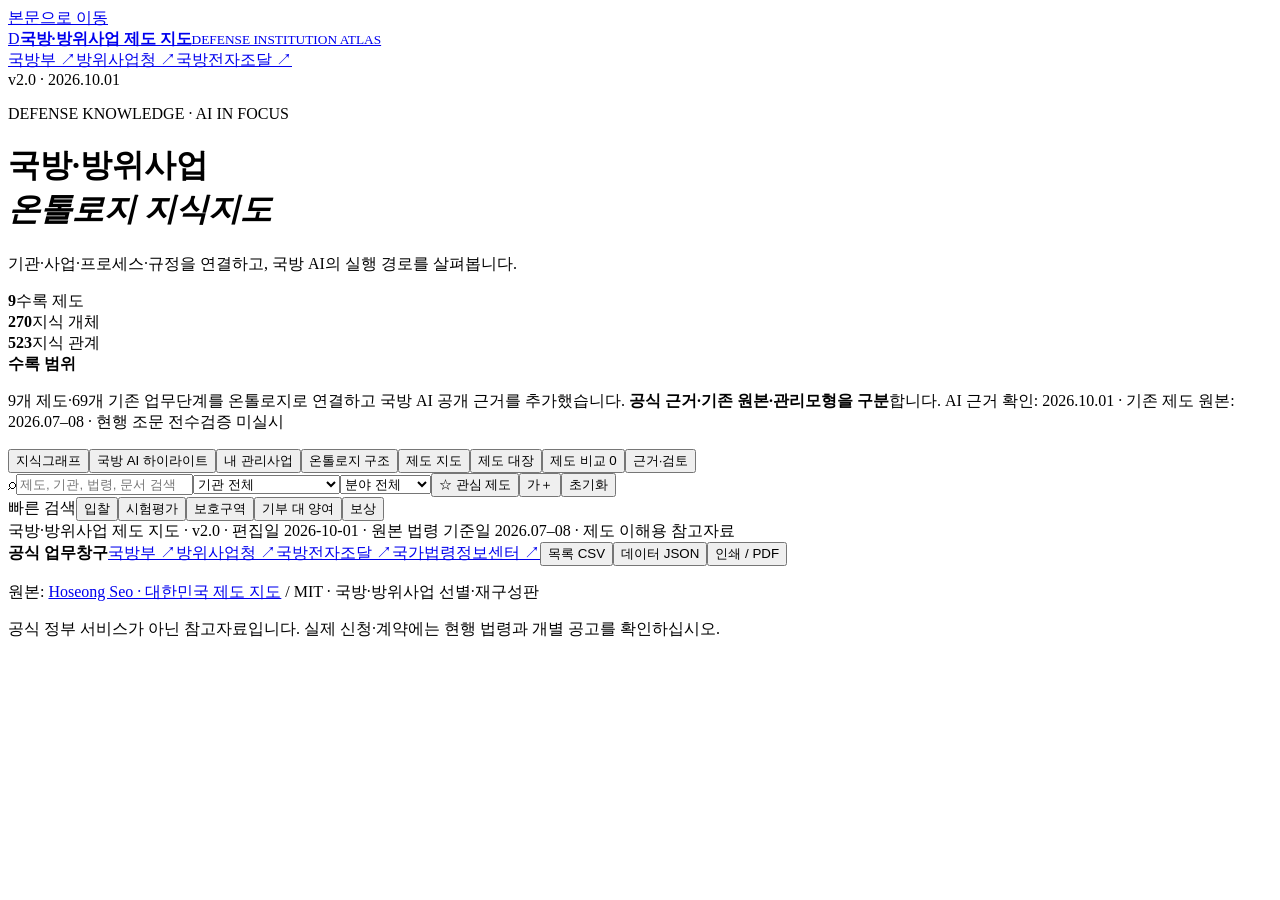
<file: template.html>
<!doctype html>
<html lang="ko">
<head>
<meta charset="utf-8">
<meta http-equiv="Content-Security-Policy" content="default-src 'none'; script-src __SCRIPT_HASH__; script-src-attr 'none'; style-src __STYLE_HASH__; style-src-attr 'none'; font-src data:; img-src data:; connect-src 'none'; object-src 'none'; base-uri 'none'; form-action 'none'; frame-src 'none'; worker-src 'none'; manifest-src 'none'">
<meta name="referrer" content="no-referrer">
<link rel="icon" href="data:image/svg+xml,%3Csvg xmlns='http://www.w3.org/2000/svg' viewBox='0 0 32 32'%3E%3Crect width='32' height='32' rx='7' fill='%23101f37'/%3E%3Ctext x='8' y='24' font-size='23' fill='white'%3ED%3C/text%3E%3C/svg%3E">
<meta name="viewport" content="width=device-width,initial-scale=1">
<meta name="description" content="국방부·방위사업청 관련 9개 제도를 담당기관, 법령, 절차, 문서와 연결해 읽는 한 장 제도 지도">
<meta name="theme-color" content="#101f37">
<title>국방·방위사업 온톨로지 지식지도 · 국방 AI</title>
<style>
@font-face{font-family:"Atlas Noto";src:url([data-uri]) format("woff");font-weight:400;font-style:normal;font-display:swap;}
:root{--navy:#101f37;--ink:#192c42;--muted:#536678;--line:#d9e2e9;--paper:#f3f6f8;--white:#fff;--blue:#2158a0;--teal:#11766e;--amber:#885a0d;--softblue:#edf4fe;--softteal:#eaf6f2;--softamber:#fff5e1;--radius:14px;font-family:'Malgun Gothic','Apple SD Gothic Neo','Atlas Noto','Noto Sans KR',system-ui,sans-serif;font-size:16px;color:var(--ink);background:var(--paper)}
*{box-sizing:border-box}body{margin:0;line-height:1.6}button,input,select{font:inherit}button,a,input,select{ -webkit-tap-highlight-color:transparent}button{cursor:pointer}button:focus-visible,a:focus-visible,input:focus-visible,select:focus-visible{outline:3px solid #3a92f8;outline-offset:3px}a{color:var(--blue);text-underline-offset:3px}button{color:inherit}button:disabled{opacity:.5;cursor:not-allowed}svg{vertical-align:middle}.skip{position:absolute;top:-100px}.skip:focus{top:12px;left:16px;background:white;z-index:100;padding:10px}.top{background:var(--navy);color:#fff}.top-inner{max-width:1510px;margin:auto;min-height:78px;display:flex;gap:20px;align-items:center;justify-content:space-between;padding:16px 34px}.brand{display:flex;gap:13px;align-items:center;color:inherit;text-decoration:none}.brand-mark{width:37px;height:42px;border:1px solid #83acae;border-radius:8px 8px 17px 17px;display:grid;place-items:center;color:#a0d6c8;font-weight:800;font-size:21px}.brand strong{font-size:18px;display:block}.brand small{display:block;font-size:11px;letter-spacing:2px;color:#a8bed0}.top-links{display:flex;gap:24px;font-size:13px}.top-links a{color:#d3e3ee;text-decoration:none}.edition{border:1px solid #416077;border-radius:30px;padding:4px 12px;color:#bad4dc;font-size:12px}.wrap{max-width:1510px;margin:auto;padding:34px}.eyebrow{font-size:12px;font-weight:700;color:var(--teal);letter-spacing:2px;margin:0 0 10px}.hero{display:grid;grid-template-columns:1fr auto;align-items:center;gap:30px;margin-bottom:24px}h1{font-size:clamp(25px,3.2vw,40px);letter-spacing:-1.5px;line-height:1.3;margin:0 0 12px}h1 em{font-style:normal;color:var(--blue)}.subtitle{margin:0;color:var(--muted);font-size:15px}.stats{display:flex;background:var(--white);border:1px solid var(--line);border-radius:14px;padding:18px 5px}.stat{padding:0 26px;text-align:center;border-right:1px solid var(--line)}.stat:last-child{border:0}.stat b{display:block;font-size:29px;line-height:1.2;font-variant-numeric:tabular-nums}.stat span{font-size:12px;color:var(--muted)}.context{display:flex;gap:12px;align-items:flex-start;padding:13px 17px;border-left:3px solid var(--teal);background:#e9f2f2;border-radius:0 8px 8px 0;font-size:13px;margin:24px 0}.context strong{white-space:nowrap;color:#155d5b}.context p{margin:0}.nav{display:flex;border-bottom:1px solid #ccd8e1;gap:26px;margin:28px 0 22px}.nav button{border:0;background:none;padding:10px 2px 15px;color:var(--muted);font-weight:700;font-size:15px;border-bottom:3px solid transparent}.nav button[aria-selected=true]{color:var(--ink);border-color:var(--teal)}.counter{font-size:11px;display:inline-block;background:#dce6ed;border-radius:20px;min-width:19px;margin-left:4px}.tools{display:flex;gap:10px;align-items:center;flex-wrap:wrap}.search{flex:1;min-width:230px;position:relative}.search span{position:absolute;left:14px;top:11px;color:var(--muted)}input[type=search]{width:100%;height:46px;border:1px solid #cbd7e0;border-radius:8px;padding:8px 14px 8px 42px;background:#fff;color:var(--ink)}select{height:46px;border:1px solid #cbd7e0;border-radius:8px;background:#fff;padding:8px 30px 8px 13px;max-width:100%}.btn{display:inline-flex;align-items:center;justify-content:center;gap:6px;border:1px solid #cbd7e0;background:#fff;border-radius:8px;padding:9px 13px;min-height:42px;text-decoration:none;font-size:13px;white-space:nowrap}.btn.primary{background:var(--navy);border-color:var(--navy);color:#fff}.btn[aria-pressed=true]{border-color:var(--teal);color:var(--teal);background:var(--softteal)}.under-tools{display:flex;align-items:center;justify-content:space-between;margin:12px 0 22px;gap:10px;font-size:12px;color:var(--muted)}.shortcuts{display:flex;gap:8px;align-items:center;flex-wrap:wrap}.shortcuts button{border:0;background:#e6edf1;padding:5px 10px;border-radius:20px;color:#3c5467;font-size:12px}.results{font-variant-numeric:tabular-nums}.map-intro{display:flex;justify-content:space-between;gap:20px;align-items:center;margin:0 0 15px}.map-intro h2{font-size:18px;margin:0}.map-intro p{font-size:12px;color:var(--muted);margin:0}.board{display:grid;grid-template-columns:repeat(4,minmax(0,1fr));gap:17px;align-items:start}.column{min-width:0}.col-head{display:flex;gap:10px;align-items:center;margin-bottom:14px;padding:12px 4px 13px;border-bottom:2px solid #cfdae1}.col-head .num{font-size:12px;letter-spacing:1px;color:var(--teal)}.col-head h3{font-size:17px;margin:0}.col-head small{margin-left:auto;background:#e1e9ee;border-radius:30px;padding:1px 8px;color:var(--muted)}.card{background:#fff;border:1px solid var(--line);border-radius:12px;padding:19px;margin-bottom:13px;transition:box-shadow .15s,transform .15s;position:relative}.card:hover{box-shadow:0 6px 18px #132f4a0c;transform:translateY(-2px)}.card-top{display:flex;gap:6px;align-items:center;padding-right:25px}.badge{font-size:11px;font-weight:700;border-radius:4px;padding:3px 7px;display:inline-block;background:var(--softblue);color:#275995}.badge.mnd{background:var(--softteal);color:#176d56}.badge.linked{background:#f0edf8;color:#645084}.code{font-size:11px;color:#677b8d;letter-spacing:.5px;margin-left:auto}.star{border:0;background:none;color:#536678;position:absolute;right:10px;top:13px;min-width:36px;min-height:36px;font-size:22px}.star[aria-pressed=true]{color:#966600}.card h4{font-size:17px;letter-spacing:-.4px;margin:14px 0 8px;line-height:1.5}.open-title{border:0;padding:0;background:none;text-align:left;font:inherit;font-weight:700;width:100%}.open-title:hover{color:var(--blue)}.card p{font-size:13px;color:var(--muted);margin:0;min-height:42px}.card-law{border-top:1px solid #edf1f4;margin-top:16px;padding-top:11px;font-size:11px;color:var(--muted);min-height:44px}.card-law b{font-weight:400;color:var(--ink)}.card-foot{display:flex;align-items:center;justify-content:space-between;margin-top:10px;gap:5px}.card-foot label{font-size:12px;color:var(--muted);display:flex;align-items:center;gap:5px;min-height:36px;cursor:pointer}.card-foot input{width:16px;height:16px;accent-color:var(--teal)}.detail-btn{background:none;border:0;color:var(--teal);font-size:12px;font-weight:700;min-height:36px;padding:4px}.stale{display:block;font-size:11px;color:var(--amber);margin-top:10px}.empty{padding:40px 20px;background:white;border:1px dashed #c2d0db;border-radius:12px;text-align:center;color:var(--muted)}.col-empty{font-size:12px;color:#6b7d8a;padding:25px 4px}.table-scroll{overflow:auto;background:#fff;border:1px solid var(--line);border-radius:12px}table{border-collapse:collapse;width:100%;font-size:13px}th{text-align:left;background:#eaf0f5;color:#334d65;font-weight:700;font-size:12px;white-space:nowrap}td,th{padding:15px 17px;border-bottom:1px solid #e4ebf0;vertical-align:top}tr:last-child td{border-bottom:0}td .open-title{min-width:190px}td .badge{white-space:nowrap}.mini{font-size:12px;color:var(--muted)}.compare-table{table-layout:fixed;min-width:680px}.compare-table th:first-child{width:110px}.compare-table td{white-space:normal}.compare-table ul{padding-left:16px;margin:0}.compare-table .btn{margin-top:8px}.evidence-grid{display:grid;grid-template-columns:1fr 1fr;gap:18px}.panel{padding:23px;border:1px solid var(--line);border-radius:12px;background:#fff}.panel h3{font-size:17px;margin:0 0 15px}.panel p,.panel li{font-size:13px;color:var(--muted)}.panel ul{padding-left:19px}.panel details{margin-top:12px}.panel summary{font-size:13px;cursor:pointer;font-weight:700}.panel code{overflow-wrap:anywhere;font-size:11px}.source-item{padding:13px 0;border-top:1px solid var(--line)}.source-item:first-of-type{border:0}.source-item a{font-weight:600}.source-item p{margin:4px 0}.reference-strip{display:flex;gap:12px;align-items:center;flex-wrap:wrap;margin-top:30px;padding-top:20px;border-top:1px solid var(--line);font-size:12px;color:var(--muted)}.reference-strip a{color:#34556d;text-decoration:none;padding:5px 0}.footer{margin:30px 0 5px;font-size:11px;color:var(--muted);display:flex;justify-content:space-between;gap:20px}.footer p{margin:0}.toast{position:fixed;bottom:22px;left:50%;transform:translateX(-50%);z-index:20;background:#152e43;color:#fff;padding:12px 23px;border-radius:9px;box-shadow:0 6px 30px #0002;max-width:90vw;font-size:13px}.toast:empty{display:none}.compare-float{position:fixed;bottom:22px;right:28px;background:var(--navy);color:#fff;border:0;padding:12px 20px;border-radius:50px;box-shadow:0 6px 20px #101f3726;z-index:3;font-size:13px}.compare-float[hidden]{display:none}
dialog{width:min(1130px,96vw);max-height:92vh;border:1px solid #cbd8e2;padding:0;border-radius:16px;color:var(--ink);background:var(--paper);box-shadow:0 20px 80px #10223e3b;overscroll-behavior:contain}dialog::backdrop{background:#07182bac;backdrop-filter:blur(3px)}.dialog-top{padding:24px 30px 18px;background:white;position:sticky;top:0;z-index:5;border-bottom:1px solid var(--line)}.dialog-line{display:flex;align-items:center;justify-content:space-between;gap:15px}.dialog-top h2{margin:12px 0 7px;font-size:25px;letter-spacing:-.7px}.dialog-top p{font-size:13px;color:var(--muted);margin:0}.close{border:1px solid var(--line);border-radius:50%;width:37px;height:37px;background:white;font-size:23px;flex:none}.dtabs{display:flex;gap:18px;margin-top:17px}.dtabs button{border:0;border-bottom:2px solid transparent;padding:8px 0;background:none;font-size:13px}.dtabs button[aria-selected=true]{border-color:var(--teal);color:var(--teal);font-weight:bold}.dialog-content{padding:24px 30px}.detail-overview{display:grid;grid-template-columns:1fr 1fr;gap:17px}.detail-overview .panel{padding:19px}.span2{grid-column:1/-1}.detail-overview .panel p{margin:0;font-size:14px}.detail-overview h3{font-size:14px;color:#314e65;margin-bottom:9px}.actor-list{display:grid;gap:10px}.actor{font-size:13px;padding-bottom:10px;border-bottom:1px solid #e3eaf0}.actor:last-child{border:0;padding:0}.actor strong{display:block}.actor span{color:var(--muted)}.detail-note{font-size:12px;background:#e9eff3;padding:14px 16px;border-radius:8px;margin-bottom:18px}.legal-alert{background:var(--softamber);color:#6d521a}.related{display:flex;flex-wrap:wrap;gap:8px}.related .btn{white-space:normal;text-align:left}.flow{display:grid;grid-template-columns:minmax(0,1.7fr) minmax(240px,1fr);gap:20px;align-items:start}.stage{margin-bottom:17px}.stage h3{font-size:12px;color:var(--muted);margin:0 0 8px;letter-spacing:.3px}.stage-nodes{display:grid;gap:8px}.node{display:flex;gap:11px;text-align:left;background:#fff;border:1px solid var(--line);border-left:3px solid #9bafbf;border-radius:8px;padding:12px;width:100%;align-items:center}.node[aria-pressed=true]{border-color:var(--teal);background:var(--softteal)}.node.gateway{border-left-color:#b78029}.node b{font-size:13px}.node small{font-size:11px;color:var(--muted);display:block;margin-top:3px}.node-id{width:28px;flex:none;font-size:11px;color:#677e8f}.node-info{position:sticky;top:212px}.node-info h3{font-size:16px}.node-info p,.node-info li{font-size:13px}.node-info h4{font-size:12px;margin:17px 0 5px;color:#39586e}.node-info ul{padding-left:17px;margin:0}.edge{display:block;margin:7px 0;text-align:left;border:1px solid #d7e3e8;background:#f5f8fa;border-radius:6px;padding:9px;font-size:12px;width:100%}.legal-list{display:grid;gap:12px}.legal-card{background:white;padding:18px;border-radius:10px;border:1px solid var(--line)}.legal-card h3{font-size:15px;margin:0 0 8px}.legal-card p{font-size:13px;margin:4px 0;color:var(--muted)}.dialog-actions{display:flex;gap:8px;align-items:center;flex-wrap:wrap;margin-top:17px}.flow-description{font-size:12px;color:var(--muted);margin-bottom:16px}.print-only{display:none}body.big{font-size:18px}body.big .card p,body.big .panel p,body.big td,body.big .actor{font-size:16px}body.big .card h4{font-size:19px}body.big .mini,body.big .card-law{font-size:13px}
@media(max-width:1150px){.board{grid-template-columns:repeat(2,minmax(0,1fr))}.stats .stat{padding:0 18px}.hero{gap:15px}h1{font-size:32px}.top-links{gap:15px}.wrap{padding:26px}.top-inner{padding:16px 26px}}
@media(max-width:720px){.top-inner{padding:16px 18px}.top-links{display:none}.brand strong{font-size:16px}.brand small{font-size:9px}.wrap{padding:23px 16px}.hero{display:block}h1{font-size:28px;letter-spacing:-1px}.subtitle{font-size:13px}.stats{margin-top:22px;justify-content:space-evenly;padding:13px 0}.stat{flex:1;padding:0 10px!important}.stat b{font-size:25px}.context{display:block;font-size:12px;margin-top:19px}.context strong{display:block;margin-bottom:4px}.nav{gap:20px;margin-top:23px;overflow:auto;white-space:nowrap}.nav button{font-size:13px}.search{flex-basis:100%}select{flex:1 1 calc(50% - 5px);min-width:calc(50% - 5px);font-size:13px}.tools .btn{padding:9px;font-size:12px}.under-tools{align-items:flex-start;flex-direction:column}.map-intro{align-items:flex-start;flex-direction:column;gap:5px}.board{grid-template-columns:1fr}.column{margin-bottom:10px}.col-head{margin-bottom:12px}.card{padding:18px;margin-bottom:12px}.card p{min-height:0}.card-law{min-height:0}.evidence-grid{grid-template-columns:1fr}.footer{display:block}.footer p{margin:8px 0}.compare-float{right:16px;bottom:16px}.detail-overview{grid-template-columns:1fr}.span2{grid-column:auto}.dialog-top{padding:18px 18px 12px}.dialog-top h2{font-size:21px}.dialog-content{padding:18px}.dtabs{gap:15px}.dtabs button{font-size:12px}.flow{grid-template-columns:1fr}.node-info{position:static}.node-info.mobile-active{border:2px solid var(--teal)}.dialog-actions .btn{font-size:12px}.edition{font-size:10px}dialog{max-height:95vh;width:96vw}.reference-strip{gap:15px}}
@media print{@page{size:A4 landscape;margin:10mm}body{background:white!important;font-size:10pt}.top,.hero,.context,.nav,.tools,.under-tools,.reference-strip,.footer,.compare-float,.toast,.card-foot,.star,.dialog-actions,.dtabs,.close,.detail-note,.node-info,.flow-description{display:none!important}.wrap{max-width:none;padding:0}.board{grid-template-columns:repeat(4,1fr);gap:9px}.card{box-shadow:none;padding:9px;break-inside:avoid;margin-bottom:8px}.card h4{font-size:12px}.card p{font-size:10px;min-height:0}.card-law{font-size:9px;min-height:0}.col-head h3{font-size:13px}.map-intro{display:none}.col-head{margin:8px 0}.print-only{display:block;font-size:11px;margin-bottom:12px}.stale{font-size:9px}.badge{font-size:9px}body:has(dialog[open])>.top,body:has(dialog[open])>.wrap{display:none!important}dialog[open]{position:static;display:block;max-height:none;width:100%;border:0;box-shadow:none;overflow:visible;background:white;margin:0;padding:0}dialog::backdrop{display:none}.dialog-top{position:static;border:0;padding:0 0 12px}.dialog-content{padding:0}.dialog-top h2{font-size:20px}.detail-overview{gap:9px;grid-template-columns:1fr 1fr}.panel{padding:11px!important;break-inside:avoid}.panel p,.actor,.panel li{font-size:10px!important}.panel h3{font-size:12px!important}.flow{display:block}.stage-nodes{grid-template-columns:repeat(3,1fr)}.node b{font-size:10px}.node small{font-size:9px}.stage{break-inside:avoid}.legal-card{break-inside:avoid}.evidence-grid{gap:8px}.table-scroll{overflow:visible}.compare-table{min-width:0}}

.stat-plus{font-size:19px;color:inherit}.spacer{flex:1}.nowrap{white-space:nowrap}.normal-wrap{white-space:normal}.mt8{margin-top:8px}.mt10{margin-top:10px}.mt17{margin-top:17px}
__ONTOLOGY_CSS__
</style>
</head>
<body>
<a class="skip" href="#main">본문으로 이동</a>
<header class="top"><div class="top-inner"><a href="#" class="brand" id="homeLink"><span class="brand-mark" aria-hidden="true">D</span><span><strong>국방·방위사업 제도 지도</strong><small>DEFENSE INSTITUTION ATLAS</small></span></a><div class="top-links"><a href="https://www.mnd.go.kr/" target="_blank" rel="noopener noreferrer">국방부 ↗</a><a href="https://www.dapa.go.kr/" target="_blank" rel="noopener noreferrer">방위사업청 ↗</a><a href="https://www.d2b.go.kr/" target="_blank" rel="noopener noreferrer">국방전자조달 ↗</a></div><span class="edition">v2.0 · 2026.10.01</span></div></header>
<main class="wrap" id="main">
<div class="hero"><div><p class="eyebrow">DEFENSE KNOWLEDGE · AI IN FOCUS</p><h1>국방·방위사업<br><em>온톨로지 지식지도</em></h1><p class="subtitle">기관·사업·프로세스·규정을 연결하고, 국방 AI의 실행 경로를 살펴봅니다.</p></div><div class="stats" aria-label="수록 현황"><div class="stat"><b id="total">9</b><span>수록 제도</span></div><div class="stat"><b id="knowledgeCount">270</b><span>지식 개체</span></div><div class="stat"><b id="nodeCount">523</b><span>지식 관계</span></div></div></div>
<div class="context"><strong>수록 범위</strong><p>9개 제도·69개 기존 업무단계를 온톨로지로 연결하고 국방 AI 공개 근거를 추가했습니다. <b>공식 근거·기존 원본·관리모형을 구분</b>합니다. AI 근거 확인: 2026.10.01 · 기존 제도 원본: 2026.07–08 · 현행 조문 전수검증 미실시</p></div>
<nav class="nav" aria-label="대시보드 보기" role="tablist"><button role="tab" data-view="graph" aria-selected="false" aria-controls="content">지식그래프</button><button role="tab" data-view="ai" aria-selected="false" aria-controls="content">국방 AI 하이라이트</button><button role="tab" data-view="projects" aria-selected="false" aria-controls="content">내 관리사업</button><button role="tab" data-view="schema" aria-selected="false" aria-controls="content">온톨로지 구조</button><button role="tab" data-view="map" aria-selected="true" aria-controls="content">제도 지도</button><button role="tab" data-view="list" aria-selected="false" aria-controls="content">제도 대장</button><button role="tab" data-view="compare" aria-selected="false" aria-controls="content">제도 비교 <span class="counter" id="compareCount">0</span></button><button role="tab" data-view="sources" aria-selected="false" aria-controls="content">근거·검토</button></nav>
<div id="filterArea"><div class="tools"><label class="search"><span aria-hidden="true">⌕</span><input type="search" id="query" maxlength="200" placeholder="제도, 기관, 법령, 문서 검색" aria-label="제도, 기관, 법령, 문서 검색"></label><select id="owner" aria-label="기관 분류"><option value="all">기관 전체</option><option value="국방부">국방부 직접 소관</option><option value="방위사업청">방위사업청 직접 소관</option><option value="공동·연계">공동·연계 제도</option></select><select id="group" aria-label="분야"><option value="all">분야 전체</option><option>획득·전력화</option><option>시설·보호</option><option>이전·재산</option><option>주민·투자</option></select><button class="btn" id="favOnly" aria-pressed="false">☆ 관심 제도</button><button class="btn" id="bigText" aria-pressed="false" title="본문 글자 확대">가＋</button><button class="btn" id="reset">초기화</button></div><div class="under-tools"><div class="shortcuts"><span>빠른 검색</span><button data-query="입찰">입찰</button><button data-query="시험평가">시험평가</button><button data-query="보호구역">보호구역</button><button data-query="기부">기부 대 양여</button><button data-query="보상">보상</button></div><div class="results" id="resultCount" aria-live="polite"></div></div></div>
<div class="print-only">국방·방위사업 제도 지도 · v2.0 · 편집일 2026-10-01 · 원본 법령 기준일 2026.07–08 · 제도 이해용 참고자료</div>
<section id="content" role="tabpanel" tabindex="-1" aria-label="제도 지도"></section>
<div class="reference-strip"><strong>공식 업무창구</strong><a href="https://www.mnd.go.kr/" target="_blank" rel="noopener noreferrer">국방부 ↗</a><a href="https://www.dapa.go.kr/" target="_blank" rel="noopener noreferrer">방위사업청 ↗</a><a href="https://www.d2b.go.kr/" target="_blank" rel="noopener noreferrer">국방전자조달 ↗</a><a href="https://www.law.go.kr/" target="_blank" rel="noopener noreferrer">국가법령정보센터 ↗</a><span class="spacer"></span><button class="btn" id="exportCsv">목록 CSV</button><button class="btn" id="exportJson">데이터 JSON</button><button class="btn" id="print">인쇄 / PDF</button></div>
<footer class="footer"><p>원본: <a href="https://hosungseo.github.io/korea100/" target="_blank" rel="noopener noreferrer">Hoseong Seo · 대한민국 제도 지도</a> / MIT · 국방·방위사업 선별·재구성판</p><p>공식 정부 서비스가 아닌 참고자료입니다. 실제 신청·계약에는 현행 법령과 개별 공고를 확인하십시오.</p></footer>
</main>
<button class="compare-float" id="compareFloat" hidden></button><div class="toast" id="toast" role="status" aria-live="polite"></div>
<dialog id="detail" aria-labelledby="detailTitle"><div class="dialog-top"><div class="dialog-line"><div id="detailBadges"></div><button class="close" id="closeDetail" aria-label="상세 화면 닫기">×</button></div><h2 id="detailTitle"></h2><p id="detailSubtitle"></p><div class="dtabs" role="tablist" aria-label="제도 상세 보기"><button role="tab" data-detail-tab="overview" aria-selected="true" aria-controls="detailContent">한 장 요약</button><button role="tab" data-detail-tab="flow" aria-selected="false" aria-controls="detailContent">업무구조</button><button role="tab" data-detail-tab="legal" aria-selected="false" aria-controls="detailContent">법령·출처</button><button role="tab" data-detail-tab="checks" aria-selected="false" aria-controls="detailContent">실무 확인사항</button></div></div><div class="dialog-content"><div id="detailContent" role="tabpanel"></div><div class="dialog-actions" id="detailActions"></div></div></dialog>
<script id="dataset" type="application/json">__DATA__</script>
<script id="ontologyData" type="application/json">__ONTOLOGY_DATA__</script>
<script>
'use strict';
const DATA=JSON.parse(document.getElementById('dataset').textContent), ITEMS=DATA.items;
const $=id=>document.getElementById(id), esc=s=>String(s??'').replace(/[&<>"']/g,c=>({'&':'&amp;','<':'&lt;','>':'&gt;','"':'&quot;',"'":'&#39;'}[c]));
const GROUPS=['획득·전력화','시설·보호','이전·재산','주민·투자'];
const LINK_HOSTS=new Set(['github.com','hosungseo.github.io','law.go.kr','www.law.go.kr','www.mnd.go.kr','mnd.go.kr','www.dapa.go.kr','dapa.go.kr','www.d2b.go.kr']);
function safeHref(value){
 if(typeof value!=='string'||/[\u0000-\u0020\u007f\\]/.test(value))return '#';
 try{const u=new URL(value);return u.protocol==='https:'&&LINK_HOSTS.has(u.hostname)&&!u.username&&!u.password&&(!u.port||u.port==='443')?esc(u.href):'#';}catch(e){return '#';}
}
function csvCell(value){let text=String(value??'');if(/^[\s\u0000-\u001f]*[=+@-]|^[\t\r\n]/.test(text))text="'"+text;return '"'+text.replace(/"/g,'""')+'"';}

let saved=[];try{const raw=localStorage.getItem('defense-atlas-favs-v1')||'[]';saved=raw.length<=4096?JSON.parse(raw):[];if(!Array.isArray(saved))saved=[];}catch(e){}
const state={view:'graph',query:'',owner:'all',group:'all',fav:false,compare:new Set(),favs:new Set(saved.filter(id=>ITEMS.some(i=>i.id===id))),current:null,dtab:'overview',node:null};
const searchIndex=new Map(ITEMS.map(i=>[i.id,JSON.stringify([i.title,i.description,i.role,i.owner,i.canvas,i.nodes]).toLocaleLowerCase('ko')]));
const find=id=>ITEMS.find(i=>i.id===id);
function filtered(){const terms=state.query.toLocaleLowerCase('ko').trim().split(/\s+/).filter(Boolean);return ITEMS.filter(i=>terms.every(q=>searchIndex.get(i.id).includes(q))&&(state.owner==='all'||(state.owner==='공동·연계'?i.scope===state.owner:i.owner===state.owner&&i.scope==='직접 소관'))&&(state.group==='all'||i.group===state.group)&&(!state.fav||state.favs.has(i.id)));}
function badge(i){return `<span class="badge ${i.owner==='국방부'?'mnd':''}">${esc(i.owner)}</span>${i.scope==='공동·연계'?'<span class="badge linked">공동·연계</span>':''}`;}
function card(i){return `<article class="card"><div class="card-top">${badge(i)}<span class="code">${esc(i.id)}</span></div><button class="star" data-fav="${esc(i.id)}" aria-label="${esc(i.title)} 관심 제도" aria-pressed="${state.favs.has(i.id)}">${state.favs.has(i.id)?'★':'☆'}</button><h4><button class="open-title" data-open="${esc(i.id)}">${esc(i.title)}</button></h4><p>${esc(i.description)}</p><div class="card-law"><b>${esc(i.canvas.legalBasis[0].law)}</b><br>원본 기준 ${esc(i.sourceDate)} · ${i.nodes.length}개 업무단계</div>${i.owner==='방위사업청'?'<span class="stale">↗ 2026.09 시행 개정 영향 재검토</span>':''}<div class="card-foot"><label><input type="checkbox" data-compare="${esc(i.id)}" ${state.compare.has(i.id)?'checked':''} aria-label="${esc(i.title)} 비교 선택">비교 담기</label><button class="detail-btn" data-open="${esc(i.id)}">한 장 요약 ↗</button></div></article>`;}
function syncCompare(){const n=state.compare.size;$('compareCount').textContent=n;$('compareFloat').hidden=!n||state.view==='compare';$('compareFloat').textContent=`${n}개 제도 비교하기 →`;}
function render(){document.querySelectorAll('[data-view]').forEach(b=>b.setAttribute('aria-selected',String(b.dataset.view===state.view)));$('filterArea').hidden=!['map','list'].includes(state.view);$('content').setAttribute('aria-label',({graph:'지식그래프',ai:'국방 AI 하이라이트',projects:'내 관리사업',schema:'온톨로지 구조',map:'제도 지도',list:'제도 대장',compare:'제도 비교',sources:'근거·검토'})[state.view]);syncCompare();const rows=filtered();$('resultCount').textContent=`검색 결과 ${rows.length} / ${ITEMS.length}개`;
if(state.view==='graph')renderGraph();if(state.view==='ai')renderAI();if(state.view==='projects')renderProjects();if(state.view==='schema')renderSchema();
if(state.view==='map')$('content').innerHTML=`<div class="map-intro"><h2>업무별 제도 지도</h2><p>제도를 선택하면 법령 · 기관 · 절차 · 문서가 펼쳐집니다.</p></div>${!rows.length?'<div class="empty">검색 결과가 없습니다. 검색어나 필터를 조정해 주세요.</div>':`<div class="board">${GROUPS.map((g,idx)=>`<section class="column"><div class="col-head"><span class="num">0${idx+1}</span><h3>${g}</h3><small>${rows.filter(i=>i.group===g).length}</small></div>${rows.filter(i=>i.group===g).map(card).join('')||'<div class="col-empty">현재 필터에 해당하는 제도가 없습니다.</div>'}</section>`).join('')}</div>`}`;
if(state.view==='list')$('content').innerHTML=`<div class="map-intro"><h2>제도 대장</h2><p>기관과 근거, 국방 업무의 범위를 나란히 확인합니다.</p></div>${!rows.length?'<div class="empty">검색 결과가 없습니다.</div>':`<div class="table-scroll"><table><thead><tr><th>비교</th><th>제도</th><th>소관 구분</th><th>국방부·방위사업청 역할</th><th>원본 기준일</th><th>관심</th></tr></thead><tbody>${rows.map(i=>`<tr><td><input type="checkbox" data-compare="${esc(i.id)}" ${state.compare.has(i.id)?'checked':''} aria-label="${esc(i.title)} 비교 선택"></td><td><span class="mini">${esc(i.id)} · ${esc(i.group)}</span><br><button class="open-title" data-open="${esc(i.id)}">${esc(i.title)}</button></td><td>${badge(i)}<br><span class="mini">${esc(i.scope)}</span></td><td>${esc(i.role)}</td><td class="nowrap">${esc(i.sourceDate)}</td><td><button class="btn" data-fav="${esc(i.id)}" aria-pressed="${state.favs.has(i.id)}" aria-label="${esc(i.title)} 관심 제도">${state.favs.has(i.id)?'★':'☆'}</button></td></tr>`).join('')}</tbody></table></div>`}`;
if(state.view==='compare')renderCompare();if(state.view==='sources')renderSources();}
function renderCompare(){const rows=[...state.compare].map(find);if(!rows.length){$('content').innerHTML='<div class="empty"><b>비교할 제도를 선택해 주세요.</b><p>제도 지도 또는 제도 대장에서 최대 3개를 담을 수 있습니다.</p><button class="btn primary" data-goto="map">제도 지도 보기</button></div>';return;}
const fields=[['소관·구분',i=>`${badge(i)}<p>${esc(i.scope)}</p>`],['목적',i=>esc(i.canvas.purpose)],['국방 역할',i=>esc(i.role)],['주요 절차',i=>`<ol>${i.canvas.procedure.map(s=>`<li>${esc(s)}</li>`).join('')}</ol>`],['법적 근거',i=>i.canvas.legalBasis.map(b=>esc(b.law)).join('<br>')],['문서 흐름',i=>esc(i.canvas.docsFlow)],['재원 흐름',i=>esc(i.canvas.moneyFlow)],['자료 기준',i=>`원본 ${esc(i.sourceDate)}<br>${esc(i.legalNote)}`]];
$('content').innerHTML=`<div class="map-intro"><h2>${rows.length}개 제도 비교</h2><button class="btn" id="clearCompare">비교 비우기</button></div><div class="table-scroll"><table class="compare-table"><thead><tr><th>비교 항목</th>${rows.map(i=>`<th class="normal-wrap">${esc(i.title)}<br><button class="btn" data-open="${esc(i.id)}">상세 보기</button> <button class="btn" data-remove="${esc(i.id)}" aria-label="${esc(i.title)} 비교 제외">×</button></th>`).join('')}</tr></thead><tbody>${fields.map(([label,fn])=>`<tr><th>${label}</th>${rows.map(i=>`<td>${fn(i)}</td>`).join('')}</tr>`).join('')}</tbody></table></div>`;}
function renderSources(){const sources=[...new Map(ITEMS.flatMap(i=>i.sources).map(s=>[s.law,s])).values()];$('content').innerHTML=`<div class="map-intro"><h2>출처와 검토 범위</h2><p>편집일과 법령 기준일을 구분해 읽습니다.</p></div><div class="evidence-grid"><section class="panel"><h3>선별 기준</h3><p>${esc(DATA.meta.selection)}</p><ul><li>직접 소관 6개: 방위사업청 2개, 국방부 4개</li><li>공동·연계 3개: 국방재산, 통합신공항 군 공항 이전, 방위산업체 외국인투자 협의</li><li>전체 국방 제도를 망라한 목록이 아니라 원본에서 선별한 목록입니다.</li><li>통합신공항은 군 공항 관련 3단계, 외국인투자는 국방부 협의 1단계만 발췌했습니다.</li></ul><h3>날짜와 검증 수준</h3><p>편집일: 2026-10-01<br>원본 제도 기준일: 2026-07-12 ~ 2026-08-29</p><p>원본의 조문 검증 표시는 원본 작성자의 기록입니다. 이번 작업에서 해당 검증을 전부 재실행하지 않았습니다.</p><div class="detail-note legal-alert">방위사업법 표제에서 2026-09-11 시행본을 확인했습니다. 7월 기준 원본의 조문과 실무 절차는 개정 영향 재검토가 필요합니다.</div><p><a href="https://www.law.go.kr/LSW/lsInfoP.do?lsId=010107" target="_blank" rel="noopener noreferrer">방위사업법 현행 원문 ↗</a></p><details><summary>재구성·편집 내역</summary><ul><li>지역 사례의 표기를 일반적인 관계기관명으로 조정하고 적용 범위를 설명했습니다.</li><li>소음보상과 무관한 원본의 일반 템플릿 확인사항을 거주사실·보상산정·이의절차 중심으로 바꾸었습니다.</li><li>진행률·신뢰도 점수 등 실제 행정상태로 오인할 수 있는 원본 필드는 표시하지 않습니다.</li><li>관련 제도 연결은 탐색을 위한 편집상 관계입니다. 법정 선후행 의무를 의미하지 않습니다.</li></ul></details><details><summary>데이터 출처·라이선스</summary><p><a href="${safeHref(DATA.meta.sourceRepo)}" target="_blank" rel="noopener noreferrer">hosungseo/korea100</a><br>원본 커밋: <code>${esc(DATA.meta.sourceCommit)}</code></p><p>Copyright (c) 2026 Hoseong Seo. MIT License. 원본 데이터에서 선별·재구성했으며 법령·출처 및 원본 링크를 유지합니다.</p></details></section><section class="panel"><h3>공식 법령·행정규칙 ${sources.length}종</h3><p>링크는 공식 원문으로 연결됩니다. 원본이 인용한 특정 버전과 현행 내용은 다를 수 있습니다.</p>${sources.map(s=>`<div class="source-item"><a href="${safeHref(s.officialUrl)}" target="_blank" rel="noopener noreferrer">${esc(s.law)} ↗</a><p>${esc(s.kind)} · 원본 기록: ${esc(s.effectiveOn||s.promulgatedOn||'기준일 미기재')}</p></div>`).join('')}</section></div>`;}
function relationButtons(i){const rels=DATA.meta.relationships.filter(r=>r.source===i.id||r.target===i.id);return rels.map(r=>{const n=find(r.source===i.id?r.target:r.source);return `<button class="btn" data-open="${esc(n.id)}" title="${esc(r.label)}">${esc(n.title)} ↗</button>`;}).join('')||'<span class="mini">등록된 연계 제도가 없습니다.</span>';}
function openDetail(id,tab='overview'){const i=find(id);if(!i)return;state.current=i;state.dtab=tab;state.node=i.nodes[0]?.id;$('detailTitle').textContent=i.title;$('detailSubtitle').textContent=i.description;$('detailBadges').innerHTML=badge(i)+` <span class="mini">${esc(i.id)} · 원본 ${esc(i.sourceDate)}</span>`;renderDetail();if(!$('detail').open)$('detail').showModal();$('detail').scrollTop=0;try{history.replaceState(null,'','#'+i.slug)}catch(e){}}
function renderDetail(){const i=state.current;if(!i)return;document.querySelectorAll('[data-detail-tab]').forEach(b=>b.setAttribute('aria-selected',String(b.dataset.detailTab===state.dtab)));$('detailContent').setAttribute('aria-label',({overview:'한 장 요약',flow:'업무구조',legal:'법령·출처',checks:'실무 확인사항'})[state.dtab]);
let s=`<div class="detail-note">${esc(i.notes)}</div>`;
if(state.dtab==='overview')s+=`<div class="detail-overview"><section class="panel"><h3>01 목적 · 무엇을 위한 제도인가</h3><p>${esc(i.canvas.purpose)}</p></section><section class="panel"><h3>02 국방부·방위사업청의 역할</h3><p>${esc(i.role)}</p><p class="mini mt8">${i.scope==='공동·연계'?'타 기관의 허가·재산관리 업무와 연결되는 국방 관련 범위입니다.':'합참·각 군·지방자치단체 등 참여기관의 업무는 아래에서 구분합니다.'}</p></section><section class="panel"><h3>03 참여기관</h3><div class="actor-list">${i.canvas.authorities.map(a=>`<div class="actor"><strong>${esc(a.name)}</strong><span>${esc(a.role)}</span></div>`).join('')}</div></section><section class="panel"><h3>04 핵심 절차</h3><ol>${i.canvas.procedure.map(p=>`<li>${esc(p)}</li>`).join('')}</ol><button class="btn" data-set-tab="flow">업무단계별 근거 확인 →</button></section><section class="panel"><h3>05 문서 흐름</h3><p>${esc(i.canvas.docsFlow)}</p></section><section class="panel"><h3>06 재원 흐름</h3><p>${esc(i.canvas.moneyFlow)}</p></section><section class="panel span2"><h3>연결해서 읽을 제도</h3><div class="related">${relationButtons(i)}</div><p class="mini mt10">업무 이해를 위한 관련 항목이며 법정 선후행 의무를 뜻하지 않습니다.</p></section></div>`;
if(state.dtab==='flow'){const stages=[...new Set(i.nodes.map(n=>n.stage))];s+=`<p class="flow-description">단계를 선택하면 담당기관·산출문서·근거와 다음 연결을 확인할 수 있습니다. 분기·보완 경로는 선택 단계의 연결 목록에 표시합니다.</p><div class="flow"><div>${stages.map(stage=>`<section class="stage"><h3>${esc(stage)}</h3><div class="stage-nodes">${i.nodes.filter(n=>n.stage===stage).map(n=>`<button class="node ${n.type==='gateway'?'gateway':''}" data-node="${esc(n.id)}" aria-pressed="${state.node===n.id}"><span class="node-id">${esc(n.id)}</span><span><b>${esc(n.name)}</b><small>${esc(n.actor)}</small></span></button>`).join('')}</div></section>`).join('')}</div><aside class="panel node-info" id="nodeInfo" aria-live="polite"></aside></div>`;}
if(state.dtab==='legal')s+=`<div class="detail-note legal-alert">${esc(i.legalNote)}</div><div class="legal-list">${i.canvas.legalBasis.map(b=>{const src=i.sources.find(x=>x.law===b.law);return `<article class="legal-card"><h3>${esc(b.law)}</h3><p>${esc(b.articles)}</p><p>유형: ${esc(b.kind)} · 조문 인용 기준: 원본 ${esc(i.sourceDate)}</p>${src?`<p><a href="${safeHref(src.officialUrl)}" target="_blank" rel="noopener noreferrer">공식 원문 확인 ↗</a></p>`:''}</article>`;}).join('')}</div><section class="panel mt17"><h3>원본 검증 기록</h3><p>기록일: ${esc(i.originalVerification.date||'미기재')}</p><p>${esc(i.originalVerification.scope||'기록 없음')}</p><p>이 기록은 원본 작성자의 검증 결과이며 본 대시보드의 현행 법령 전수검증을 뜻하지 않습니다.</p></section>`;
if(state.dtab==='checks')s+=`<div class="detail-overview"><section class="panel"><h3>업무 적용 전 확인할 사항</h3><ul>${i.canvas.bottlenecks.map(p=>`<li>${esc(p)}</li>`).join('')}</ul></section><section class="panel"><h3>원본의 현장 확인 항목</h3><ul>${i.checks.map(p=>`<li>${esc(p)}</li>`).join('')}</ul></section><section class="panel span2"><h3>법령과 개별 사업자료 대조</h3><p>${esc(i.legalNote)}</p><p class="mt10">신청대상·참가자격·기한·제출서류는 현행 조문과 담당기관 공고를 함께 확인하십시오. 이 화면은 실제 입찰 공고, 신청 접수 또는 심사결과를 자동 수집하지 않습니다.</p></section></div>`;
$('detailContent').innerHTML=s;$('detailActions').innerHTML=`<button class="btn primary" data-kg-focus="inst-${esc(i.id)}">지식그래프에서 보기</button><a class="btn" href="${safeHref(i.originalUrl)}" target="_blank" rel="noopener noreferrer">원본 제도 보기 ↗</a><button class="btn" data-share="${esc(i.id)}">제도 링크 복사</button><button class="btn" data-detail-export="${esc(i.id)}">제도 JSON</button><button class="btn" data-print="true">현재 상세 인쇄 / PDF</button>`;if(state.dtab==='flow')renderNode();}
function renderNode(){const i=state.current,n=i.nodes.find(n=>n.id===state.node);if(!n)return;const out=i.edges.filter(e=>e.source===n.id),inc=i.edges.filter(e=>e.target===n.id);document.querySelectorAll('[data-node]').forEach(b=>b.setAttribute('aria-pressed',String(b.dataset.node===n.id)));$('nodeInfo').innerHTML=`<span class="badge">${esc(n.id)} ${n.type==='gateway'?'분기·판단':'업무단계'}</span><h3>${esc(n.name)}</h3><h4>담당기관</h4><p>${esc(n.actor)}</p><h4>수행 내용</h4><p>${esc(n.action)}</p><h4>산출문서</h4><ul>${(n.output_documents||[]).map(s=>`<li>${esc(s)}</li>`).join('')||'<li>원본 기재 없음</li>'}</ul>${n.deadline?`<h4>원본 기재 기한 · 현행 재확인 필요</h4><p>${esc(n.deadline)}</p>`:''}<h4>원본 인용 근거</h4>${(n.legal_basis||[]).map(b=>`<p>${esc(b.law)} ${esc(b.article)}</p>`).join('')||'<p>원본 기재 없음</p>'}<h4>다음 단계 · 보완 경로</h4>${out.map(e=>`<button class="edge" data-node="${esc(e.target)}">${e.type==='loop'?'↩':'→'} ${esc(i.nodes.find(x=>x.id===e.target)?.name||e.target)}${e.label?`<br><span class="mini">${esc(e.label)}</span>`:''}</button>`).join('')||`<p class="mini">${i.scope==='공동·연계'&&i.nodes.length<4?'발췌 범위 내 후속 연결 없음':'원본에 후속 연결이 기재되지 않았습니다.'}</p>`}${inc.length?`<h4>이전 연결</h4>${inc.map(e=>`<button class="edge" data-node="${esc(e.source)}">← ${esc(i.nodes.find(x=>x.id===e.source)?.name||e.source)}</button>`).join('')}`:''}`;}
let toastTimer;function toast(msg){$('toast').textContent=msg;clearTimeout(toastTimer);toastTimer=setTimeout(()=>{$('toast').textContent=''},3200)}
function download(text,name,type){const url=URL.createObjectURL(new Blob([text],{type})),a=document.createElement('a');a.href=url;a.download=name;a.click();setTimeout(()=>URL.revokeObjectURL(url),1000);}
function changeView(v){state.view=v;render()}
function toggleCompare(id){if(!find(id))return;if(state.compare.has(id))state.compare.delete(id);else if(state.compare.size<3)state.compare.add(id);else toast('비교는 최대 3개까지 선택할 수 있습니다.');render();}
async function copyLink(id){const i=find(id);if(!i)return;const url=new URL(location.href);url.search='';url.hash=i.slug;try{await navigator.clipboard.writeText(url.href);toast('제도 링크를 복사했습니다.')}catch(e){const t=document.createElement('textarea');t.value=url.href;$('detail').append(t);t.select();const ok=document.execCommand('copy');t.remove();toast(ok?'제도 링크를 복사했습니다.':'주소창의 제도 주소를 복사해 주세요.');}}
document.addEventListener('click',e=>{const b=e.target.closest('button,a');if(!b)return;
if(b.dataset.open)openDetail(b.dataset.open);
if(b.dataset.fav){const id=b.dataset.fav;if(!find(id))return;state.favs.has(id)?state.favs.delete(id):state.favs.add(id);try{localStorage.setItem('defense-atlas-favs-v1',JSON.stringify([...state.favs]))}catch(e){toast('현재 브라우저에서는 관심 제도 저장을 사용할 수 없습니다.')}render();}
if(b.dataset.view)changeView(b.dataset.view);if(b.dataset.goto)changeView(b.dataset.goto);
if(b.dataset.query){state.query=b.dataset.query;$('query').value=state.query;render();}
if(b.dataset.remove){state.compare.delete(b.dataset.remove);render();}
if(b.dataset.detailTab||b.dataset.setTab){state.dtab=b.dataset.detailTab||b.dataset.setTab;renderDetail();}
if(b.dataset.node){state.node=b.dataset.node;renderNode();if(innerWidth<=720)$('nodeInfo').scrollIntoView({behavior:'smooth',block:'nearest'});}
if(b.dataset.share)copyLink(b.dataset.share);if(b.dataset.detailExport)download(JSON.stringify({meta:DATA.meta,item:find(b.dataset.detailExport)},null,2),b.dataset.detailExport+'-institution.json','application/json');if(b.dataset.print)window.print();if(b.id==='clearCompare'){state.compare.clear();render();}
});
document.addEventListener('change',e=>{if(e.target.dataset.compare)toggleCompare(e.target.dataset.compare)});
$('query').addEventListener('input',e=>{state.query=e.target.value.slice(0,200);render()});$('owner').addEventListener('change',e=>{state.owner=e.target.value;render()});$('group').addEventListener('change',e=>{state.group=e.target.value;render()});
$('favOnly').onclick=()=>{state.fav=!state.fav;$('favOnly').setAttribute('aria-pressed',String(state.fav));render()};$('bigText').onclick=()=>{const enabled=document.body.classList.toggle('big');$('bigText').setAttribute('aria-pressed',String(enabled));};
$('reset').onclick=()=>{state.query='';state.owner='all';state.group='all';state.fav=false;$('query').value='';$('owner').value='all';$('group').value='all';$('favOnly').setAttribute('aria-pressed','false');render()};
$('compareFloat').onclick=()=>{changeView('compare');$('content').scrollIntoView({behavior:'smooth'})};$('closeDetail').onclick=()=>$('detail').close();$('detail').addEventListener('close',()=>{if(location.hash.startsWith('#kg-'))return;try{history.replaceState(null,'',location.pathname+location.search)}catch(e){}});$('detail').addEventListener('click',e=>{if(e.target===$('detail')){const r=$('detail').getBoundingClientRect();if(e.clientX<r.left||e.clientX>r.right||e.clientY<r.top||e.clientY>r.bottom)$('detail').close();}});
$('homeLink').onclick=e=>{e.preventDefault();changeView('graph');};$('print').onclick=()=>window.print();$('exportJson').onclick=()=>download(JSON.stringify({meta:DATA.meta,items:filtered()},null,2),'defense-institutions.json','application/json');
$('exportCsv').onclick=()=>{const rows=[['ID','제도명','기관','소관구분','분야','국방역할','원본기준일','법령','원본URL'],...filtered().map(i=>[i.id,i.title,i.owner,i.scope,i.group,i.role,i.sourceDate,i.canvas.legalBasis.map(b=>b.law).join(' / '),i.originalUrl])];download('\ufeff'+rows.map(r=>r.map(csvCell).join(',')).join('\r\n'),'defense-institutions.csv','text/csv;charset=utf-8')};
__ONTOLOGY_JS__
$('knowledgeCount').textContent=KG.nodes.length;$('total').textContent=ITEMS.length;$('nodeCount').textContent=KG.edges.length;render();
function fromHash(){const raw=location.hash.slice(1);if(raw.length>360)return;let slug;try{slug=decodeURIComponent(raw)}catch(e){return}if(/^kg-[A-Za-z0-9_-]{1,100}$/.test(slug)){kgOpen(slug.slice(3),true);return;}if(!/^[a-z0-9-]{1,120}$/.test(slug))return;const i=ITEMS.find(i=>i.slug===slug);if(i)openDetail(i.id)};window.addEventListener('hashchange',fromHash);fromHash();
</script>
<!-- Original dataset attribution and license: __LICENSE__ -->
<!-- Embedded font: Noto Sans CJK KR subset, https://github.com/notofonts/noto-cjk
__FONT_LICENSE__ -->
</body>
</html>
</file>
